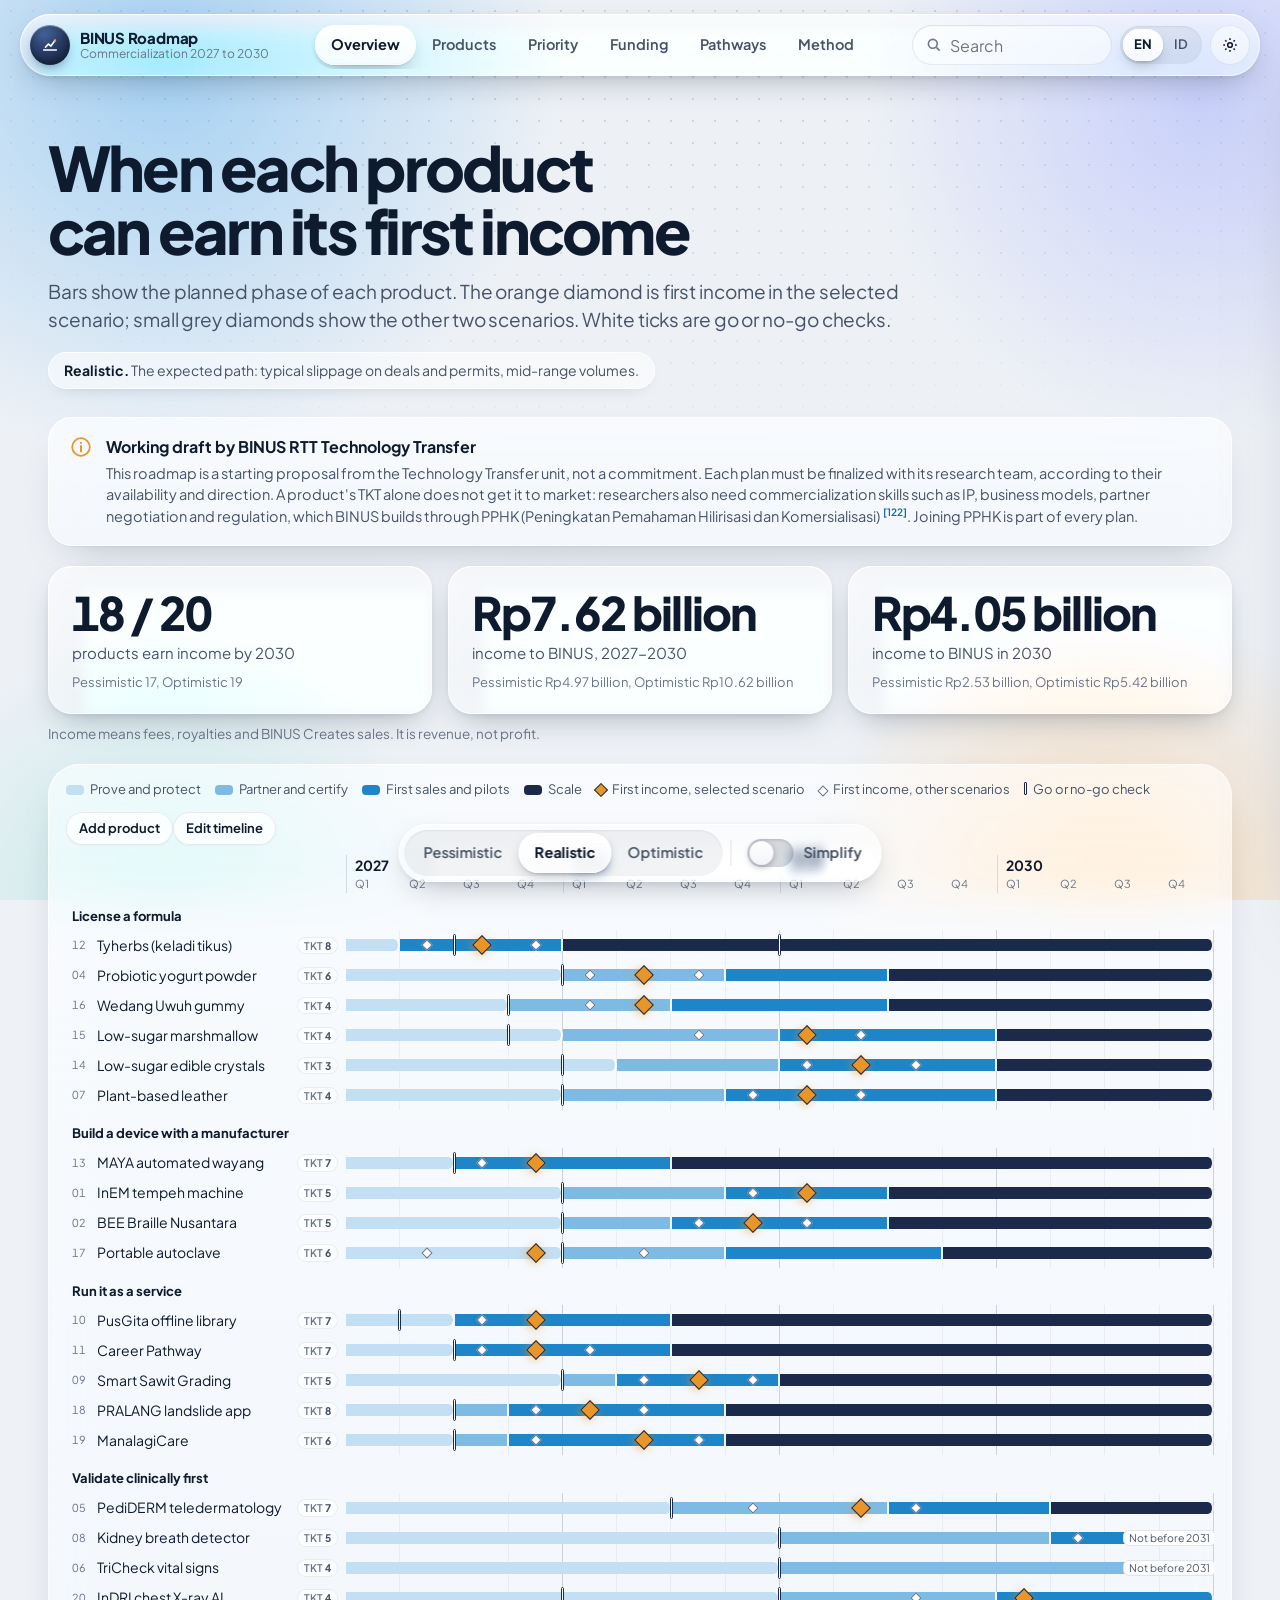
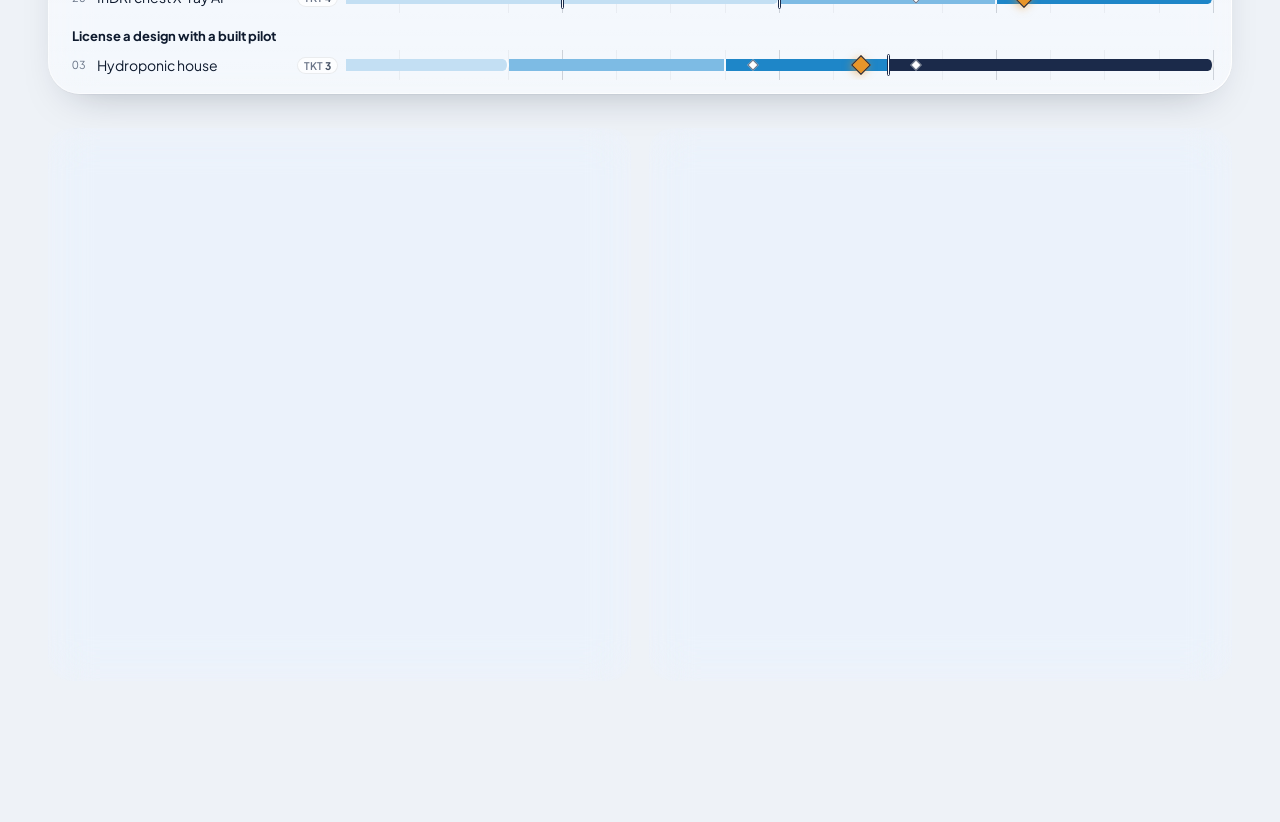
<file: index.html>
<!DOCTYPE html>
<html lang="en">
<head>
<meta charset="utf-8">
<meta name="viewport" content="width=device-width, initial-scale=1, viewport-fit=cover">
<title>BINUS commercialization roadmap 2027-2030</title>
<meta name="description" content="Roadmap from prototype to market for 20 BINUS research products, 2027-2030.">
<meta name="robots" content="noindex, nofollow">
<meta name="theme-color" content="#1B2A4A">
<meta property="og:title" content="BINUS commercialization roadmap 2027-2030">
<meta property="og:description" content="20 research products, five pathways to market.">
<meta property="og:type" content="website">
<link rel="icon" href="/favicon.svg" type="image/svg+xml">
<link rel="preload" href="/assets/fonts/plus-jakarta-sans.153fc85b70.woff2" as="font" type="font/woff2" crossorigin>
<link rel="stylesheet" href="/assets/app.a797f0945e.css">
</head>
<body>
<div class="bg" aria-hidden="true"><i class="orb o1"></i><i class="orb o2"></i><i class="orb o3"></i><i class="orb o4"></i><i class="dots"></i></div>
<svg id="lq-defs" width="0" height="0" style="position:absolute;width:0;height:0" aria-hidden="true" focusable="false"><defs></defs></svg>
<a class="skip" href="#main">Skip to content</a>
<header class="nav lq" id="nav" data-bezel="22" data-refract="46">
 <a class="brand" href="#/overview"><span class="mark" aria-hidden="true"><svg viewBox="0 0 20 20" width="18" height="18" fill="none" stroke="#fff" stroke-width="1.8" stroke-linecap="round"><path d="M3 15.5h14"/><path d="M5 12.5l3.2-3.6 2.8 2.2L15.5 5"/><circle cx="15.5" cy="5" r="1.3" fill="#F2A541" stroke="none"/></svg></span><span class="bt"><b id="b-title"></b><span id="b-sub"></span></span></a>
 <nav class="tabs" id="tabs" aria-label="Views"></nav>
 <div class="nav-r">
  <div class="search" role="search"><svg viewBox="0 0 20 20" fill="none" stroke="currentColor" stroke-width="2" aria-hidden="true"><circle cx="8.5" cy="8.5" r="5.5"/><path d="m13 13 4 4"/></svg><input id="q" type="search" autocomplete="off" role="combobox" aria-controls="sres" aria-expanded="false" aria-autocomplete="list"><div class="sres" id="sres" role="listbox"></div></div>
  <button type="button" class="iconbtn searchbtn" id="searchbtn" data-act="searchopen"><svg viewBox="0 0 20 20" fill="none" stroke="currentColor" stroke-width="2" aria-hidden="true"><circle cx="8.5" cy="8.5" r="5.5"/><path d="m13 13 4 4"/></svg></button>
  <div class="seg-ctl sm" id="langctl" role="group"></div>
  <button type="button" class="iconbtn" data-act="settings" id="setbtn"></button>
 </div>
</header>
<main id="main" tabindex="-1"></main>
<div class="dock lq" id="dock" data-bezel="20" data-refract="40" role="region" aria-label="View controls">
 <span class="sr" id="scen-l"></span>
 <div class="seg-ctl" id="scenctl" role="group"></div>
 <span class="dock-sep" aria-hidden="true"></span>
 <button type="button" class="simple-sw" id="simplectl" data-act="simple" aria-pressed="false"><span class="sw" aria-hidden="true"><i></i></span><span class="lab"></span></button>
 <button type="button" id="hiddenflag" class="hiddenflag" data-act="settings" hidden></button>
</div>
<aside class="panel" id="panel" role="dialog" aria-modal="true" aria-labelledby="panel-h"></aside>
<div class="scrim" id="scrim"></div>
<div id="tip" role="tooltip"></div>
<div class="toast" id="toast" role="status" aria-live="polite"></div>
<input type="file" id="importfile" accept="application/json,.json" hidden>
<noscript><p style="padding:24px">This roadmap needs JavaScript. / Peta jalan ini membutuhkan JavaScript.</p></noscript>
<script src="/assets/data.3d26266e69.js"></script>
<script src="/assets/app.f202b84667.js"></script>
</body>
</html>
</file>
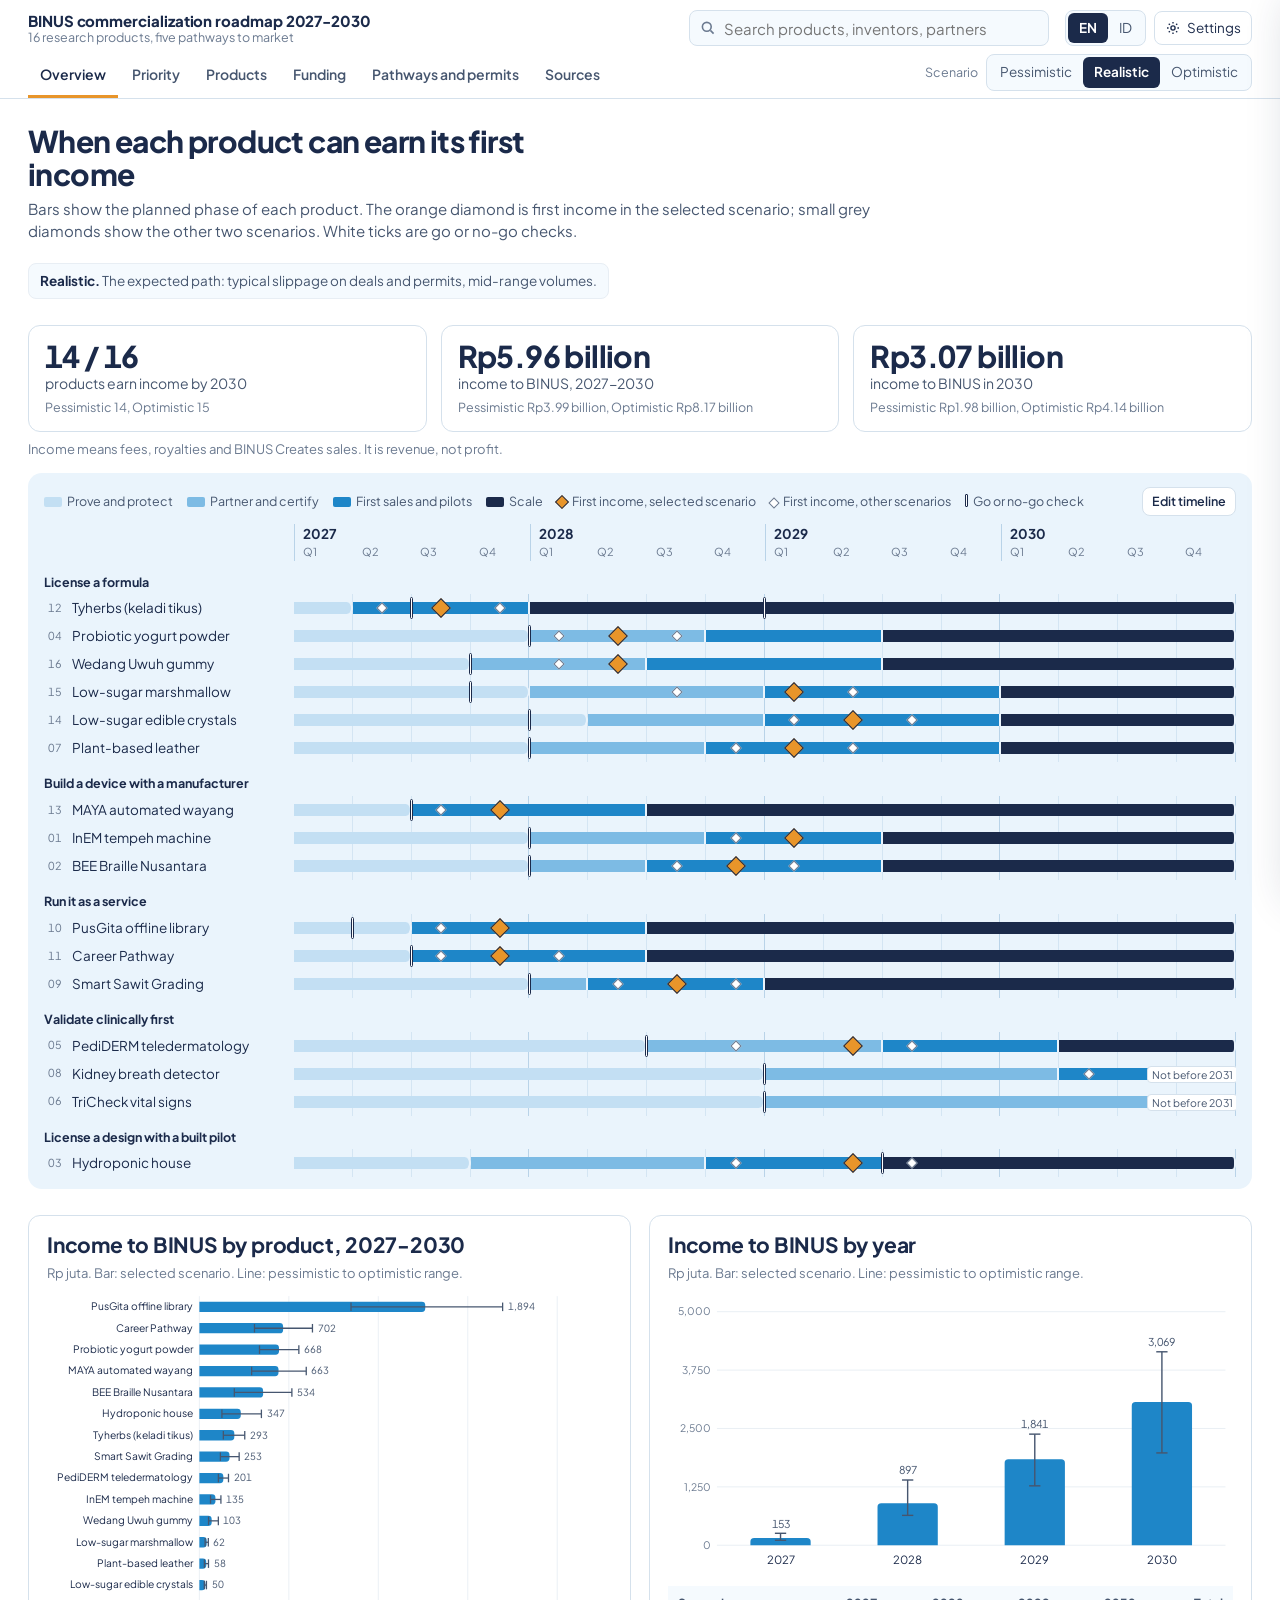
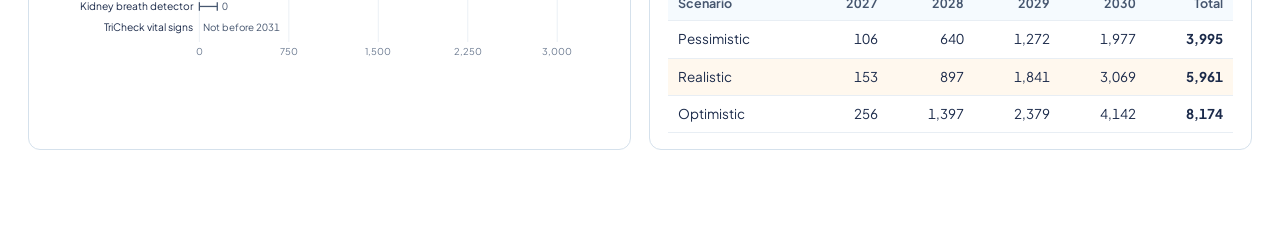
<file: BINUS_Commercialization_Roadmap_Interactive.html>
<!DOCTYPE html>
<html lang="en">
<head>
<meta charset="utf-8">
<meta name="viewport" content="width=device-width, initial-scale=1">
<title>BINUS commercialization roadmap 2027-2030</title>
<style>
@font-face{font-family:"Jakarta";src:url([data-uri]) format("woff2");font-weight:200 800;font-style:normal;font-display:swap}
:root{
  --navy:#1B2A4A;--blue:#1E86C8;--sky:#EAF4FC;--sky2:#F5FAFE;--orange:#E8952A;--white:#fff;
  --ink:#1B2A4A;--ink2:#46566F;--ink3:#6B7A90;--line:#D5E1EC;--line2:#E8EEF4;--track:#B9D3E8;
  --ph-prove:#C3DFF3;--ph-partner:#7DBBE4;--ph-sell:#1E86C8;--ph-scale:#1B2A4A;
  --good:#1F7A4D;--warn:#9A5B00;--bad:#B3261E;
}
*{box-sizing:border-box}
html{-webkit-text-size-adjust:100%}
body{margin:0;font-family:"Jakarta",system-ui,-apple-system,"Segoe UI",sans-serif;color:var(--ink);background:var(--white);font-size:15px;line-height:1.5}
a{color:var(--blue);text-decoration-thickness:1px;text-underline-offset:2px}
button,input,select,textarea{font:inherit;color:inherit}
:focus-visible{outline:3px solid var(--orange);outline-offset:2px;border-radius:4px}
.sr{position:absolute;width:1px;height:1px;overflow:hidden;clip:rect(0 0 0 0);white-space:nowrap}
h1{font-size:30px;line-height:1.12;letter-spacing:-.02em;font-weight:760;margin:0 0 6px;max-width:28ch}
h2{font-size:21px;line-height:1.2;letter-spacing:-.01em;font-weight:720;margin:0 0 6px}
h3{font-size:16px;line-height:1.3;font-weight:700;margin:0 0 6px}
h4{font-size:14px;font-weight:700;margin:14px 0 6px;color:var(--navy)}
p{margin:0 0 10px;max-width:78ch}
.muted{color:var(--ink3)}
.small{font-size:13px}
.cite{font-size:.72em;vertical-align:super;line-height:0;text-decoration:none;margin-left:1px;font-weight:650}

/* top bar */
.top{position:sticky;top:0;z-index:30;background:rgba(255,255,255,.97);border-bottom:1px solid var(--line);backdrop-filter:saturate(1.2) blur(6px)}
.top-in{max-width:1360px;margin:0 auto;padding:10px 28px 0}
.row1{display:flex;align-items:center;gap:16px;flex-wrap:wrap}
.brand{display:flex;flex-direction:column;line-height:1.15;margin-right:auto;min-width:0}
.brand b{font-size:15px;font-weight:760;letter-spacing:-.005em}
.brand span{font-size:12.5px;color:var(--ink3)}
.search{position:relative;width:min(360px,100%)}
.search input{width:100%;height:36px;border:1px solid var(--line);border-radius:8px;padding:0 12px 0 34px;background:var(--sky2)}
.search input:focus{background:#fff;border-color:var(--blue);outline:none;box-shadow:0 0 0 3px rgba(30,134,200,.18)}
.search svg{position:absolute;left:11px;top:10px;width:16px;height:16px;color:var(--ink3)}
.sres{position:absolute;top:40px;left:0;right:0;background:#fff;border:1px solid var(--line);border-radius:10px;box-shadow:0 10px 30px rgba(27,42,74,.14);padding:6px;display:none;max-height:420px;overflow:auto}
.sres.on{display:block}
.sres button{display:block;width:100%;text-align:left;border:0;background:none;padding:7px 9px;border-radius:6px;cursor:pointer}
.sres button[aria-selected="true"],.sres button:hover{background:var(--sky)}
.sres .sn{font-weight:650}
.sres .sm{display:block;font-size:12.5px;color:var(--ink3)}
.sres .none{padding:8px;color:var(--ink3);font-size:13.5px}
.ctl{display:flex;align-items:center;gap:8px}
.seg-ctl{display:inline-flex;border:1px solid var(--line);border-radius:8px;padding:2px;background:var(--sky2)}
.seg-ctl button{border:0;background:none;padding:5px 11px;border-radius:6px;cursor:pointer;font-size:13.5px;color:var(--ink2);white-space:nowrap}
.seg-ctl button[aria-pressed="true"]{background:var(--navy);color:#fff;font-weight:650}
.iconbtn{height:34px;min-width:34px;border:1px solid var(--line);border-radius:8px;background:#fff;cursor:pointer;display:inline-flex;align-items:center;justify-content:center;gap:6px;padding:0 10px;font-size:13.5px}
.iconbtn:hover{border-color:var(--blue)}
.iconbtn svg{width:16px;height:16px}
.row2{display:flex;align-items:flex-end;gap:16px;flex-wrap:wrap;margin-top:8px}
.tabs{display:flex;gap:2px;margin-right:auto;overflow-x:auto;scrollbar-width:none}
.tabs a{display:block;padding:9px 12px 10px;text-decoration:none;color:var(--ink2);font-weight:600;font-size:14px;border-bottom:3px solid transparent;white-space:nowrap}
.tabs a:hover{color:var(--navy)}
.tabs a[aria-current="page"]{color:var(--navy);border-bottom-color:var(--orange)}
.scen{display:flex;align-items:center;gap:8px;padding-bottom:7px}
.scen>span{font-size:12.5px;color:var(--ink3)}
.hiddenflag{font-size:12.5px;color:var(--warn);padding-bottom:10px}

/* settings panel */
.panel{position:fixed;top:0;right:0;bottom:0;width:min(420px,100%);background:#fff;z-index:50;box-shadow:-12px 0 40px rgba(27,42,74,.18);transform:translateX(105%);transition:transform .18s ease;display:flex;flex-direction:column}
.panel.on{transform:none}
@media (prefers-reduced-motion:reduce){.panel{transition:none}}
.panel-h{display:flex;align-items:center;justify-content:space-between;padding:16px 20px;border-bottom:1px solid var(--line2)}
.panel-b{padding:16px 20px 30px;overflow:auto;flex:1}
.scrim{position:fixed;inset:0;background:rgba(27,42,74,.28);z-index:45;display:none}
.scrim.on{display:block}
.chk{display:flex;gap:8px;align-items:flex-start;padding:4px 0;font-size:14px;cursor:pointer}
.chk input{margin-top:3px;accent-color:var(--navy)}
.grp{font-size:13px;font-weight:700;color:var(--navy);margin:14px 0 4px}
.btnrow{display:flex;gap:8px;flex-wrap:wrap;margin:10px 0}
.btn{text-decoration:none;display:inline-block;border:1px solid var(--line);background:#fff;border-radius:8px;padding:7px 12px;cursor:pointer;font-size:13.5px;font-weight:600;color:var(--navy)}
.btn:hover{border-color:var(--blue)}
.btn.primary{background:var(--navy);border-color:var(--navy);color:#fff}
.btn.warn{color:var(--bad)}
.btn.sm{padding:4px 9px;font-size:12.5px}
.toast{position:fixed;bottom:22px;left:50%;transform:translateX(-50%);background:var(--navy);color:#fff;padding:9px 16px;border-radius:8px;font-size:14px;z-index:60;display:none}
.toast.on{display:block}

/* main */
main{max-width:1360px;margin:0 auto;padding:26px 28px 80px}
.vhead{display:flex;justify-content:space-between;align-items:flex-end;gap:20px;flex-wrap:wrap;margin-bottom:16px}
.lede{color:var(--ink2);max-width:80ch;margin:0}
.scen-note{font-size:13.5px;color:var(--ink2);background:var(--sky2);border:1px solid var(--line2);border-radius:8px;padding:7px 11px;max-width:60ch}
.scen-note b{color:var(--navy)}
.kpis{display:grid;grid-template-columns:repeat(3,minmax(0,1fr));gap:14px;margin:6px 0 8px}
.kpi{border:1px solid var(--line);border-radius:12px;padding:14px 16px}
.kpi b{display:block;font-size:30px;letter-spacing:-.02em;line-height:1.1;font-weight:760;font-variant-numeric:tabular-nums}
.kpi span{display:block;color:var(--ink2);font-size:14px}
.kpi em{display:block;font-style:normal;color:var(--ink3);font-size:12.5px;margin-top:4px}
.note{font-size:13px;color:var(--ink3);margin:6px 0 0}
.card{border:1px solid var(--line);border-radius:12px;padding:16px 18px;background:#fff}
.two{display:grid;grid-template-columns:repeat(2,minmax(0,1fr));gap:18px}
.sec{margin-top:26px}

/* timeline */
.tlbox{background:var(--sky);border-radius:14px;padding:14px 16px 12px;margin-top:14px}
.tlbar{display:flex;align-items:center;justify-content:space-between;gap:12px;flex-wrap:wrap;margin-bottom:8px}
.legend{display:flex;gap:14px;flex-wrap:wrap;font-size:12.5px;color:var(--ink2);align-items:center}
.legend i{display:inline-block;vertical-align:-1px;margin-right:5px}
.lg-ph{width:18px;height:10px;border-radius:2px}
.lg-d{width:10px;height:10px;transform:rotate(45deg);background:var(--orange);border:1.5px solid var(--navy)}
.lg-o{width:8px;height:8px;transform:rotate(45deg);border:1.5px solid var(--ink3);background:#fff}
.lg-g{width:3px;height:13px;background:#fff;border:1px solid var(--navy);border-radius:1px}
.tlscroll{overflow-x:auto}
.tl{min-width:880px}
.tl-h,.tl-r{display:grid;grid-template-columns:250px 1fr;align-items:center}
.tl-years{display:grid;grid-template-columns:repeat(4,1fr)}
.tl-y{display:grid;grid-template-columns:repeat(4,1fr);border-left:1px solid var(--track)}
.tl-y b{grid-column:1/-1;font-size:13.5px;padding-left:8px}
.tl-y span{font-size:11px;color:var(--ink3);padding-left:8px}
.tl-g{padding:12px 0 3px;font-size:12.5px;font-weight:700;color:var(--navy)}
.tl-r{border-radius:6px}
.tl-r:hover{background:rgba(255,255,255,.7)}
.tl-l{font-size:13.5px;padding:3px 8px 3px 4px;display:flex;gap:7px;align-items:center;min-width:0}
.tl-l a{color:var(--ink);text-decoration:none;white-space:nowrap;overflow:hidden;text-overflow:ellipsis}
.tl-l a:hover{text-decoration:underline}
.tl-no{font-size:11px;color:var(--ink3);font-variant-numeric:tabular-nums;width:17px;flex:none}
.tl-ed{display:none;gap:2px;margin-left:auto;flex:none}
.editing .tl-ed{display:inline-flex}
.tl-ed button{width:24px;height:24px;border:1px solid var(--line);background:#fff;border-radius:5px;cursor:pointer;font-size:12px;line-height:1;color:var(--navy);padding:0}
.tl-ed button:hover{border-color:var(--blue)}
.tl-t{position:relative;height:28px;background:repeating-linear-gradient(90deg,transparent 0,transparent calc(25% - 1px),var(--track) calc(25% - 1px),var(--track) 25%),repeating-linear-gradient(90deg,transparent 0,transparent calc(6.25% - 1px),rgba(185,211,232,.45) calc(6.25% - 1px),rgba(185,211,232,.45) 6.25%)}
.tseg{position:absolute;top:8px;height:12px;border-right:2px solid var(--sky)}
.tseg.st{border-top-left-radius:4px;border-bottom-left-radius:4px}
.tseg.en{border-top-right-radius:4px;border-bottom-right-radius:4px}
.ph-prove{background:var(--ph-prove)}.ph-partner{background:var(--ph-partner)}.ph-sell{background:var(--ph-sell)}.ph-scale{background:var(--ph-scale)}
.tgate{position:absolute;top:3px;width:3px;height:22px;margin-left:-2px;background:#fff;border:1px solid var(--navy);border-radius:2px}
.tmile{position:absolute;top:7px;width:14px;height:14px;margin-left:-7px;transform:rotate(45deg);background:var(--orange);border:1.5px solid var(--navy);z-index:2}
.tmo{position:absolute;top:10px;width:8px;height:8px;margin-left:-4px;transform:rotate(45deg);background:#fff;border:1.5px solid var(--ink3);z-index:1}
.tout{position:absolute;right:-2px;top:6px;font-size:10.5px;color:var(--ink2);background:#fff;border:1px solid var(--line);border-radius:4px;padding:0 4px;line-height:15px}
.tl-r.hid{opacity:.45}
.gshift{display:flex;align-items:center;gap:6px;font-size:13px}
.gshift b{min-width:56px;text-align:center;font-variant-numeric:tabular-nums}

/* charts */
.chart svg{display:block;width:100%;height:auto}
.chart text{font-family:inherit}
.chart .lab{font-size:12px;fill:var(--ink)}
.chart .val{font-size:11.5px;fill:var(--ink2);font-variant-numeric:tabular-nums}
.chart .ax{font-size:11px;fill:var(--ink3)}
.chart .hit{fill:transparent;cursor:default}
.chart .hit:hover+g rect,.chart g.row:hover rect.bar{fill:#156CA3}

/* tooltip */
#tip{position:fixed;z-index:70;pointer-events:none;background:var(--navy);color:#fff;font-size:12.5px;line-height:1.4;padding:7px 10px;border-radius:7px;max-width:300px;display:none;box-shadow:0 6px 18px rgba(27,42,74,.25)}

/* tables */
.tw{overflow-x:auto}
table{border-collapse:collapse;width:100%;font-size:13.5px}
th,td{text-align:left;padding:8px 10px;border-bottom:1px solid var(--line2);vertical-align:top}
th{font-size:12.5px;color:var(--ink2);font-weight:650;background:var(--sky2);white-space:nowrap}
td.n,th.n{text-align:right;font-variant-numeric:tabular-nums;white-space:nowrap}
tr.sel td{background:#FFF8EE}
th button.sort{border:0;background:none;padding:0;font-weight:650;color:inherit;cursor:pointer;font-size:inherit;display:inline-flex;gap:4px;align-items:center}
th button.sort[aria-sort]::after{content:"";border:4px solid transparent;border-top-color:currentColor;margin-top:4px}
th button.sort[aria-sort="ascending"]::after{border-top-color:transparent;border-bottom-color:currentColor;margin-top:-4px}
td.sc-col,th.sc-col{background:#FFF8EE}
.qchip{display:inline-block;font-size:12px;font-weight:650;padding:2px 8px;border-radius:999px;white-space:nowrap}
.q-do{background:#DDF0E6;color:#165C3A}.q-partner{background:#E1EEFA;color:#174E79}.q-small{background:#FFF0D6;color:#7A4800}.q-park{background:#ECEFF3;color:#46566F}
.inp{width:100%;border:1px solid var(--line);border-radius:6px;padding:5px 7px;background:#fff;font-size:13.5px}
.inp.num{width:86px;text-align:right;font-variant-numeric:tabular-nums}
.inp.tiny{width:52px;text-align:center}
select.inp{padding:5px 6px}
.inp:focus{border-color:var(--blue);outline:none;box-shadow:0 0 0 3px rgba(30,134,200,.18)}

/* priority */
.prio{display:grid;grid-template-columns:minmax(0,560px) minmax(0,1fr);gap:22px;align-items:start}
.qgrid4{display:grid;grid-template-columns:repeat(2,minmax(0,1fr));gap:12px}
.qbox{border:1px solid var(--line);border-radius:12px;padding:12px 14px}
.qbox h3{display:flex;align-items:center;gap:8px;margin-bottom:4px}
.q-do-b{background:#F4FAF6}.q-partner-b{background:#F4F8FD}.q-small-b{background:#FFFBF4}.q-park-b{background:#F8F9FB}
.ctlbox{background:var(--sky2);border:1px solid var(--line2);border-radius:12px;padding:12px 14px;margin-bottom:14px}
.ctlbox label{font-size:13.5px}
.rng{display:flex;align-items:center;gap:10px;flex-wrap:wrap}
.rng input[type=range]{accent-color:var(--navy);width:220px}
.wgrid{display:grid;grid-template-columns:repeat(2,minmax(0,1fr));gap:4px 18px;margin-top:8px}
.wgrid div{display:flex;justify-content:space-between;align-items:center;gap:8px;font-size:13px}
.wgrid input{width:90px;accent-color:var(--navy)}
.scorebox{margin-top:14px}
.scorebox input{width:44px}

/* products */
.pv{display:grid;grid-template-columns:270px minmax(0,1fr);gap:26px;align-items:start}
.pv>div{min-width:0}
h1{overflow-wrap:break-word}
.plist{position:sticky;top:120px;max-height:calc(100vh - 140px);overflow:auto;padding-right:4px}
.plist input,.plist select{margin-bottom:8px}
.plist ul{list-style:none;margin:0;padding:0}
.plist .pg{font-size:12px;font-weight:700;color:var(--navy);margin:12px 0 3px}
.plist a{display:flex;gap:7px;padding:5px 8px;border-radius:6px;color:var(--ink2);text-decoration:none;font-size:13.5px;line-height:1.3}
.plist a:hover{background:var(--sky)}
.plist a[aria-current="page"]{background:var(--navy);color:#fff}
.plist a .tl-no{color:inherit;opacity:.7}
.plist a.hid{opacity:.5}
.plist-sel{display:none}
.ph{border-bottom:1px solid var(--line2);padding-bottom:12px;margin-bottom:12px}
.ph-top{display:flex;justify-content:space-between;gap:12px;align-items:flex-start;flex-wrap:wrap}
.ph .lead{color:var(--ink2);margin:0}
.chips{display:flex;gap:8px;flex-wrap:wrap;margin:10px 0 0}
.chip{font-size:12.5px;border:1px solid var(--line);border-radius:999px;padding:3px 10px;color:var(--ink2);background:#fff}
.chip b{color:var(--navy)}
.facts{display:grid;grid-template-columns:repeat(3,minmax(0,1fr));gap:10px;margin-top:12px}
.fact{background:var(--sky2);border:1px solid var(--line2);border-radius:10px;padding:9px 12px}
.fact span{display:block;font-size:12px;color:var(--ink3)}
.fact b{font-size:15.5px;font-variant-numeric:tabular-nums}
.fact .qchip{display:inline-block;margin-right:4px}
.fact small{display:block;font-size:12px;color:var(--ink3)}
.nextact{margin-top:10px;font-size:14px;border-left:3px solid var(--orange);padding:4px 0 4px 10px}
.ptabs{display:flex;gap:2px;border-bottom:1px solid var(--line);margin:16px 0 14px;overflow-x:auto}
.ptabs a{padding:8px 12px;text-decoration:none;color:var(--ink2);font-weight:600;font-size:13.5px;border-bottom:3px solid transparent;white-space:nowrap;margin-bottom:-1px}
.ptabs a[aria-selected="true"]{color:var(--navy);border-bottom-color:var(--navy)}
.tp{display:none}.tp.on{display:block}
.tp>h2.ptitle{display:none}
.qgrid{display:grid;grid-template-columns:70px repeat(4,minmax(0,1fr));gap:6px;margin-top:8px}
.qgrid .yh{font-weight:700;font-size:14px;padding-top:8px}
.qgrid .qh{font-size:12px;color:var(--ink3);text-align:left;padding-left:2px}
.qc{border:1px solid var(--line2);border-radius:8px;padding:7px 9px 8px;font-size:13px;line-height:1.42;background:#fff;position:relative;border-top:5px solid var(--line2)}
.qc.ph-prove-b{border-top-color:var(--ph-prove)}.qc.ph-partner-b{border-top-color:var(--ph-partner)}.qc.ph-sell-b{border-top-color:var(--ph-sell)}.qc.ph-scale-b{border-top-color:var(--ph-scale)}
.qc .pt{display:block;font-size:11px;color:var(--ink3);margin-bottom:3px}
.qc .qn{display:none}
.qc .gt{display:block;margin-top:6px;font-size:12px;font-weight:650;color:var(--navy)}
.qc .fi{display:block;margin-top:6px;font-size:12px;font-weight:650;color:#7A4800}
.qc.mt{background:var(--sky2);color:var(--ink3)}
.moved{margin-top:12px;font-size:13px}
.moved li{margin:3px 0}
ul.clean{margin:0;padding-left:18px}
ul.clean li{margin:3px 0}
.swot{display:grid;grid-template-columns:repeat(2,minmax(0,1fr));gap:12px}
.swot>div{border:1px solid var(--line);border-radius:10px;padding:10px 14px}
.swot h4{margin-top:2px}
.comps{display:grid;grid-template-columns:repeat(2,minmax(0,1fr));gap:12px}
.comp{border:1px solid var(--line);border-radius:10px;padding:12px 14px;display:flex;flex-direction:column;gap:6px}
.comp h3{margin:0;font-size:15px}
.st{font-size:11.5px;font-weight:650;padding:2px 8px;border-radius:999px;align-self:flex-start}
.st-comm{background:#DDF0E6;color:#165C3A}.st-fail{background:#FBE3E1;color:#8A1C14}.st-res{background:#E1EEFA;color:#174E79}.st-pat{background:#ECEFF3;color:#46566F}.st-prog{background:#FFF0D6;color:#7A4800}
.comp p{margin:0;font-size:13.5px}
.comp .opp{background:#FFF8EE;border-left:3px solid var(--orange);padding:6px 9px;border-radius:0 6px 6px 0;font-size:13.5px}
.comp .opp b{display:block;font-size:12px;color:#7A4800}
.kv{display:grid;grid-template-columns:150px 1fr;gap:6px 14px;font-size:14px}
.kv dt{color:var(--ink3);font-size:13px}
.kv dd{margin:0}
.helix4{display:grid;grid-template-columns:repeat(4,minmax(0,1fr));gap:10px}
.helix4>div{background:var(--sky2);border:1px solid var(--line2);border-radius:10px;padding:10px 12px;font-size:13.5px}
.helix4 b{display:block;font-size:12.5px;color:var(--navy);margin-bottom:3px}
.bar-need{height:10px;border-radius:5px;background:var(--line2);position:relative;overflow:hidden;margin-top:4px;min-width:120px}
.bar-need i{position:absolute;top:0;bottom:0;left:0}
.bar-need i.aw{background:var(--navy)}
.bar-need i.pi{background:var(--ph-partner)}
.stream{border:1px solid var(--line);border-radius:10px;padding:10px 14px;margin-bottom:10px}
.stream-h{display:flex;justify-content:space-between;gap:10px;flex-wrap:wrap;align-items:baseline}
.sgrid{display:flex;gap:14px;flex-wrap:wrap;margin-top:8px;align-items:flex-end}
.sgrid label{display:flex;flex-direction:column;font-size:12px;color:var(--ink3);gap:3px}
.edited{font-size:11.5px;font-weight:650;color:var(--warn);background:#FFF0D6;border-radius:999px;padding:1px 8px;margin-left:6px;vertical-align:2px}
.linklist{list-style:none;padding:0;margin:0}
.linklist li{display:flex;justify-content:space-between;gap:10px;align-items:center;padding:8px 0;border-bottom:1px solid var(--line2)}
.addrow{display:grid;grid-template-columns:1fr 1.4fr auto;gap:8px;margin-top:10px}

/* drawer for timeline editing */
.drow{display:grid;grid-template-columns:1.3fr 1fr 1fr auto;gap:6px;margin-bottom:6px;align-items:center}
.grow{display:grid;grid-template-columns:1fr 1.6fr auto;gap:6px;margin-bottom:6px;align-items:center}
.frow{display:grid;grid-template-columns:110px 1fr;gap:8px;align-items:center;margin-bottom:6px;font-size:13.5px}

/* guide */
.paths{display:grid;grid-template-columns:repeat(auto-fill,minmax(240px,1fr));gap:12px}
.path{border:1px solid var(--line);border-radius:12px;padding:14px 16px}
.path .who{font-size:13px;color:var(--ink3);margin-bottom:6px}
.path ol{margin:8px 0 0;padding-left:20px;font-size:13.5px}
.path ol li{margin:2px 0}
.path .ex{font-size:12.5px;color:var(--ink2);margin-top:8px}
.srcs{list-style:none;padding:0;margin:0;counter-reset:none}
.srcs li{display:grid;grid-template-columns:40px 1fr;gap:6px;padding:6px 8px;border-radius:6px;font-size:13.5px}
.srcs li.hl{background:#FFF0D6}
.srcs .sn{color:var(--ink3);font-variant-numeric:tabular-nums;text-align:right}
.srcs a{word-break:break-word}

/* responsive */
@media (max-width:1100px){
  .prio{grid-template-columns:1fr}
  .helix4{grid-template-columns:repeat(2,minmax(0,1fr))}
}
@media (max-width:900px){
  .top{position:static}
  .tl-h,.tl-r{grid-template-columns:150px 1fr}
  .tl{min-width:720px}
  .top-in{padding:8px 16px 0}
  main{padding:18px 16px 60px}
  .pv{grid-template-columns:1fr}
  .plist{display:none}
  .plist-sel{display:block;margin-bottom:12px}
  .two,.comps,.facts{grid-template-columns:1fr}
  .kpis{grid-template-columns:1fr}
  .qgrid{grid-template-columns:1fr}
  .qgrid .qh{display:none}
  .qgrid .yh{padding-top:12px}
  .qc .qn{display:inline;font-weight:650;color:var(--ink2);margin-right:4px}
  h1{font-size:25px}
  .search{order:3;width:100%}
}
@media (max-width:600px){
  .swot,.helix4,.qgrid4{grid-template-columns:1fr}
  .kv{grid-template-columns:1fr}
  .addrow{grid-template-columns:1fr}
  .scen>span{display:none}
  .brand span{display:none}
}
@media print{
  .top,.panel,.scrim,.plist,.plist-sel,.ptabs,.btnrow,.noprint,.tl-ed,#tip{display:none!important}
  main{padding:0;max-width:none}
  .pv{display:block}
  .tp{display:block!important;break-inside:auto;margin-bottom:18px}
  .tp>h2.ptitle{display:block;margin-top:14px}
  .tlbox,.fact,.helix4>div{background:#fff!important;border:1px solid var(--line)}
  .tlscroll{overflow:visible}
  .tl{min-width:0}
  a{color:var(--ink)}
  .qc,.comp,.stream{break-inside:avoid}
}

</style>
</head>
<body>
<header class="top"><div class="top-in">
 <div class="row1">
  <div class="brand"><b id="b-title"></b><span id="b-sub"></span></div>
  <div class="search" role="search"><svg viewBox="0 0 20 20" fill="none" stroke="currentColor" stroke-width="2" aria-hidden="true"><circle cx="8.5" cy="8.5" r="5.5"/><path d="m13 13 4 4"/></svg><input id="q" type="search" autocomplete="off" role="combobox" aria-controls="sres" aria-expanded="false" aria-autocomplete="list"><div class="sres" id="sres" role="listbox"></div></div>
  <div class="ctl"><div class="seg-ctl" id="langctl" role="group"></div><button type="button" class="iconbtn" data-act="settings" id="setbtn"></button></div>
 </div>
 <div class="row2">
  <nav class="tabs" id="tabs" aria-label="Views"></nav>
  <div class="scen"><span id="scen-l"></span><div class="seg-ctl" id="scenctl" role="group"></div></div>
 </div>
</div></header>
<main id="main"></main>
<aside class="panel" id="panel" role="dialog" aria-modal="true" aria-labelledby="panel-h"></aside>
<div class="scrim" id="scrim"></div>
<div id="tip" role="tooltip"></div>
<div class="toast" id="toast" role="status" aria-live="polite"></div>
<input type="file" id="importfile" accept="application/json,.json" hidden>
<script>window.__DATA__ = {"ui": {"en": {"title": "BINUS commercialization roadmap 2027-2030", "subtitle": "16 research products, five pathways to market", "tab_overview": "Overview", "tab_priority": "Priority", "tab_products": "Products", "tab_funding": "Funding", "tab_guide": "Pathways and permits", "tab_sources": "Sources", "search_ph": "Search products, inventors, partners", "no_results": "No product matches this search.", "scenario": "Scenario", "pess": "Pessimistic", "real": "Realistic", "opt": "Optimistic", "settings": "Settings", "show_products": "Products shown", "show_all": "Show all", "hide_all": "Hide all", "export": "Export settings", "import": "Import settings", "reset_all": "Reset all changes", "reset_confirm": "Reset every edit (timeline, revenue, funding, scores, hidden products)?", "saved_note": "Changes are saved in this browser. Export a file to share them.", "hidden_note": "products hidden", "edited": "Edited", "ov_h": "When each product can earn its first income", "ov_intro": "Bars show the planned phase of each product. The orange diamond is first income in the selected scenario; small grey diamonds show the other two scenarios. White ticks are go or no-go checks.", "edit_tl": "Edit timeline", "done_editing": "Done", "shift_all": "Shift every product", "quarters": "quarters", "later": "Later", "earlier": "Earlier", "kpi_products": "products earn income by 2030", "kpi_total": "income to BINUS, 2027-2030", "kpi_2030": "income to BINUS in 2030", "kpi_note": "Income means fees, royalties and BINUS Creates sales. It is revenue, not profit.", "rev_by_product": "Income to BINUS by product, 2027-2030", "rev_by_year": "Income to BINUS by year", "range_note": "Bar: selected scenario. Line: pessimistic to optimistic range.", "first_income": "First income", "not_before": "Not before 2031", "total": "Total", "product": "Product", "pathway": "Pathway", "year": "Year", "rp_juta": "Rp juta", "phase_prove": "Prove and protect", "phase_partner": "Partner and certify", "phase_sell": "First sales and pilots", "phase_scale": "Scale", "gate": "Go or no-go check", "first_sel": "First income, selected scenario", "first_other": "First income, other scenarios", "pr_h": "Which products to push first", "pr_intro": "Each product is scored 1 to 5 on how doable the next steps are and how strong the market opportunity is. Change any score or weight; the ranking and chart update. Click a column to sort.", "doability": "Doability", "market": "Market opportunity", "priority": "Priority score", "weight_split": "Weight on doability", "criteria_w": "Criteria weights", "edit_scores": "Edit scores", "hide_scores": "Hide score details", "q_do": "Do now", "q_partner": "Partner to unlock", "q_small": "Quick but small", "q_park": "Prove first or park", "next_action": "Next action", "why": "Why this priority", "pd_list": "All products", "filter_path": "All pathways", "show_hidden": "Show hidden products", "pd_plan": "Plan", "pd_revenue": "Revenue", "pd_partners": "Partners and comparables", "pd_resources": "Resources and funding", "pd_risks": "Risks and checks", "pd_links": "Links", "now": "Where it is now", "route": "The route", "inventor_asks": "From the inventors in Q1 2027", "copy_link": "Copy link to this product", "copied": "Link copied", "print": "Print", "hide_product": "Hide this product", "unhide_product": "Show this product", "goal_earlier": "Moved before 2027 by your timeline change", "goal_after": "Moved after 2030 by your timeline change", "income_binus": "Income to BINUS", "partner_sales": "Partner sales", "assumptions": "Assumptions", "edit_assumptions": "Edit assumptions for this scenario", "reset_product": "Reset this product", "price": "Price per unit (Rp juta)", "rate": "Royalty or share rate (%)", "volumes": "Volumes by year", "upfront": "Upfront fees by year (Rp juta)", "units": "Units", "sroi": "Social value to measure (SROI)", "outcome": "Outcome", "indicator": "Indicator", "proxy": "Financial proxy", "sroi_note": "The SROI ratio is calculated from measured results after the first year of pilots.", "role": "Role", "who": "Who", "why_them": "Why them", "cand_note": "Named organizations are candidates to approach unless the text says they already work with BINUS.", "comparables": "Similar products, companies and patents", "status": "Status", "what_happened": "What happened", "lesson": "Lesson", "opportunity": "Partnership opportunity", "st_comm": "On the market", "st_fail": "Failed or paused", "st_res": "Research or pilot", "st_pat": "Patent", "st_prog": "Programme", "res_needed": "Resources needed", "cash": "Cash", "cash_src": "Where the cash can come from", "inkind": "In kind", "people": "People", "helix": "Who does what", "binus": "BINUS", "gov": "Government", "industry": "Industry", "community": "Community and media", "funding_plan": "Funding plan for this product", "add_line": "Add funding line", "scheme": "Scheme", "amount": "Amount (Rp juta)", "status_f": "Status", "f_planned": "Planned", "f_submitted": "Submitted", "f_awarded": "Awarded", "f_rejected": "Rejected", "remove": "Remove", "need": "Cash need", "planned": "Planned", "awarded": "Awarded", "gap": "Gap after pipeline", "pros": "Pros", "cons": "Cons", "opps": "Opportunities", "threats": "Threats to watch", "checks": "Go or no-go checks", "when": "When", "pass_if": "Pass if", "if_not": "If not", "links": "Links for this product", "add_link": "Add link", "link_label": "Label", "link_url": "Address", "no_links": "No public page yet. Add one when it exists.", "fu_h": "Funding schemes and plans", "fu_intro": "Edit the schemes to match each year's call, then plan, track and update funding per product. Totals use only products that are shown.", "add_scheme": "Add scheme", "max": "Maximum (Rp juta)", "tkt": "TKT", "cycle": "Call or deadline", "notes": "Notes", "name": "Name", "fu_summary": "Funding position by product", "gd_pathways": "Five pathways", "gd_start": "Every product starts in Q1 2027 with the same checks", "gd_permits": "Permits by product type", "gd_helix": "The helix around every product", "applies_to": "Applies to", "required": "What is required", "type": "Product type", "src_h": "Sources", "src_intro": "Numbered references used across the roadmap.", "lang": "Bahasa Indonesia", "edit_phase": "Edit phases", "phase": "Phase", "start": "Start", "end": "End", "add_phase": "Add phase", "first_by_scen": "First income by scenario", "none": "None", "close": "Close", "shift_this": "Shift this product", "export_done": "Settings file downloaded.", "import_bad": "This file could not be read.", "drawer_hint": "Changes apply at once and are saved in this browser.", "scen_pess": "Slower partner deals, later permits, smaller volumes. Some health products never earn income in this period.", "scen_real": "The expected path: typical slippage on deals and permits, mid-range volumes.", "scen_opt": "Every go or no-go check is passed on time and partners sign quickly.", "all": "All", "q": "Q", "goal": "Goal", "add_gate": "Add check", "after2030": "After 2030", "before2027": "Before 2027", "after_note": "Rp{v} juta of income in this scenario moves past 2030 because of timeline changes.", "assume_edited": "These notes describe the default figures. Your edits above replace them in all totals.", "bar_legend": "Dark: awarded. Light: planned or submitted.", "by_scheme_year": "Planned funding by scheme and year", "comp_intro": "Products, companies and patents that are already on the market, have failed, or are close to BINUS's work. The orange box marks where a partnership could be worth exploring.", "covered": "Covered", "data_h": "Your changes", "export_help": "Export saves every change (timeline, revenue, funding, scores, links, hidden products) to a file. Import that file on another computer to see the same roadmap.", "filter_list": "Filter this list", "fund_note": "Not yet secured compares the minimum cash need with awarded funding only. Gap after pipeline assumes every planned or submitted line is won. Rejected lines are not counted.", "fund_position": "Funding position", "gate_note": "A failed check changes the plan as described; the timeline and revenue in this roadmap assume each check is passed.", "gd_h": "Pathways, permits and the helix", "gd_intro": "The shared rules behind every product plan: which route each product takes, what must be checked in the first quarter, which permits apply, and who does what.", "gshift_note": "All products are also shifted by {n} quarters; that shift is added on top of the values here.", "hidden": "hidden", "import_done": "Settings imported.", "income_formula_r": "Income = price x rate x earlier units", "income_formula_royalty": "Income = units x price x royalty or share", "income_formula_unit": "Income = units x price", "income_short": "Income 2027-2030", "kpi_count": "How it counts for the KPI", "lines": "Lines", "matrix_note": "Amount and, in brackets, the number of funding lines. Use it to plan proposals per call year.", "new_scheme": "New scheme", "no_income_plan": "No income is planned for this product before 2031.", "no_lines": "No funding lines yet.", "open_plan": "Open the plan", "phases": "Phases", "pipeline": "Pipeline", "position": "Position", "price_rec": "Price per unit (Rp juta)", "prio_note": "Scores are a starting judgement from the catalogue and research. Replace them with the team's own view; the ranking updates at once.", "quadrant": "Group", "quarter_goals": "Quarter by quarter", "range": "Range across scenarios", "rec_note": "Calculated from the units sold in earlier years.", "reset_schemes": "Reset schemes", "reset_scores": "Reset scores", "reset_weights": "Reset weights", "rev_help": "Volumes apply to the selected scenario. Prices and rates apply to all scenarios. Timeline shifts move this income automatically.", "scheme_sources": "Scheme details and sources", "schemes_h": "Funding schemes", "schemes_help": "Edit names, limits and dates to match each new call. Product funding lines pick from this list.", "score_help": "1 = weak, 5 = strong. D criteria measure how doable the next steps are; M criteria measure the market opportunity.", "see_schemes": "See all schemes", "share_h": "Share this product", "share_help": "Copy a link that opens this product on a specific tab. The link shows default figures unless the other person imports your settings file.", "shift_applied": "Timeline shift of {n} quarters is applied to this income.", "why_partner": "Partner", "unsecured": "Not yet secured", "real_assume": "Realistic scenario: volumes halfway between pessimistic and optimistic; first income between the two dates.", "qd_do": "Doable and wanted. Put RTT time here first.", "qd_partner": "Strong market, but a partner, permit or evidence must come first.", "qd_small": "Easy to move, smaller market. Keep it running at low cost.", "qd_park": "Prove the basics before spending more."}, "id": {"title": "Peta jalan komersialisasi BINUS 2027-2030", "subtitle": "16 produk riset, lima jalur menuju pasar", "tab_overview": "Ringkasan", "tab_priority": "Prioritas", "tab_products": "Produk", "tab_funding": "Pendanaan", "tab_guide": "Jalur dan perizinan", "tab_sources": "Sumber", "search_ph": "Cari produk, inventor, mitra", "no_results": "Tidak ada produk yang cocok.", "scenario": "Skenario", "pess": "Pesimis", "real": "Realistis", "opt": "Optimis", "settings": "Pengaturan", "show_products": "Produk yang ditampilkan", "show_all": "Tampilkan semua", "hide_all": "Sembunyikan semua", "export": "Ekspor pengaturan", "import": "Impor pengaturan", "reset_all": "Kembalikan semua perubahan", "reset_confirm": "Kembalikan semua perubahan (linimasa, pendapatan, pendanaan, skor, produk tersembunyi)?", "saved_note": "Perubahan tersimpan di browser ini. Ekspor berkas untuk membagikannya.", "hidden_note": "produk disembunyikan", "edited": "Diubah", "ov_h": "Kapan setiap produk mulai menghasilkan pendapatan", "ov_intro": "Batang menunjukkan fase rencana tiap produk. Belah ketupat oranye adalah pendapatan pertama pada skenario terpilih; belah ketupat abu-abu kecil menunjukkan dua skenario lain. Garis putih adalah titik keputusan lanjut atau berhenti.", "edit_tl": "Ubah linimasa", "done_editing": "Selesai", "shift_all": "Geser semua produk", "quarters": "kuartal", "later": "Mundur", "earlier": "Maju", "kpi_products": "produk menghasilkan pendapatan hingga 2030", "kpi_total": "pendapatan BINUS, 2027-2030", "kpi_2030": "pendapatan BINUS pada 2030", "kpi_note": "Pendapatan berarti biaya lisensi, royalti, dan penjualan BINUS Creates. Ini omzet, bukan laba.", "rev_by_product": "Pendapatan BINUS per produk, 2027-2030", "rev_by_year": "Pendapatan BINUS per tahun", "range_note": "Batang: skenario terpilih. Garis: rentang pesimis sampai optimis.", "first_income": "Pendapatan pertama", "not_before": "Tidak sebelum 2031", "total": "Total", "product": "Produk", "pathway": "Jalur", "year": "Tahun", "rp_juta": "Rp juta", "phase_prove": "Buktikan dan lindungi", "phase_partner": "Gandeng mitra dan sertifikasi", "phase_sell": "Penjualan pertama dan uji coba", "phase_scale": "Perluasan", "gate": "Titik keputusan", "first_sel": "Pendapatan pertama, skenario terpilih", "first_other": "Pendapatan pertama, skenario lain", "pr_h": "Produk mana yang didorong lebih dulu", "pr_intro": "Setiap produk diberi skor 1 sampai 5 untuk kemudahan langkah berikutnya dan kekuatan peluang pasar. Ubah skor atau bobot mana pun, peringkat dan grafik ikut berubah. Klik judul kolom untuk mengurutkan.", "doability": "Kemudahan eksekusi", "market": "Peluang pasar", "priority": "Skor prioritas", "weight_split": "Bobot kemudahan eksekusi", "criteria_w": "Bobot kriteria", "edit_scores": "Ubah skor", "hide_scores": "Tutup rincian skor", "q_do": "Kerjakan sekarang", "q_partner": "Perlu mitra", "q_small": "Cepat tapi kecil", "q_park": "Buktikan dulu atau tunda", "next_action": "Langkah berikutnya", "why": "Alasan prioritas", "pd_list": "Semua produk", "filter_path": "Semua jalur", "show_hidden": "Tampilkan produk tersembunyi", "pd_plan": "Rencana", "pd_revenue": "Pendapatan", "pd_partners": "Mitra dan pembanding", "pd_resources": "Sumber daya dan pendanaan", "pd_risks": "Risiko dan titik keputusan", "pd_links": "Tautan", "now": "Posisi saat ini", "route": "Jalur yang ditempuh", "inventor_asks": "Yang dibutuhkan dari inventor pada Q1 2027", "copy_link": "Salin tautan produk ini", "copied": "Tautan disalin", "print": "Cetak", "hide_product": "Sembunyikan produk ini", "unhide_product": "Tampilkan produk ini", "goal_earlier": "Bergeser sebelum 2027 karena perubahan linimasa", "goal_after": "Bergeser setelah 2030 karena perubahan linimasa", "income_binus": "Pendapatan BINUS", "partner_sales": "Penjualan mitra", "assumptions": "Asumsi", "edit_assumptions": "Ubah asumsi untuk skenario ini", "reset_product": "Kembalikan produk ini", "price": "Harga per unit (Rp juta)", "rate": "Tarif royalti atau bagi hasil (%)", "volumes": "Volume per tahun", "upfront": "Biaya lisensi awal per tahun (Rp juta)", "units": "Unit", "sroi": "Nilai sosial yang diukur (SROI)", "outcome": "Hasil", "indicator": "Indikator", "proxy": "Proksi finansial", "sroi_note": "Rasio SROI dihitung dari hasil terukur setelah tahun pertama uji coba.", "role": "Peran", "who": "Siapa", "why_them": "Mengapa mereka", "cand_note": "Organisasi yang disebut adalah kandidat untuk didekati, kecuali disebutkan sudah bekerja sama dengan BINUS.", "comparables": "Produk, perusahaan, dan paten serupa", "status": "Status", "what_happened": "Yang terjadi", "lesson": "Pelajaran", "opportunity": "Peluang kemitraan", "st_comm": "Sudah di pasar", "st_fail": "Gagal atau berhenti", "st_res": "Riset atau uji coba", "st_pat": "Paten", "st_prog": "Program", "res_needed": "Sumber daya yang dibutuhkan", "cash": "Dana tunai", "cash_src": "Asal dana", "inkind": "Dukungan non-tunai", "people": "Orang", "helix": "Siapa mengerjakan apa", "binus": "BINUS", "gov": "Pemerintah", "industry": "Industri", "community": "Komunitas dan media", "funding_plan": "Rencana pendanaan produk ini", "add_line": "Tambah baris pendanaan", "scheme": "Skema", "amount": "Jumlah (Rp juta)", "status_f": "Status", "f_planned": "Direncanakan", "f_submitted": "Diajukan", "f_awarded": "Didanai", "f_rejected": "Ditolak", "remove": "Hapus", "need": "Kebutuhan dana", "planned": "Direncanakan", "awarded": "Didanai", "gap": "Kekurangan setelah proses", "pros": "Kelebihan", "cons": "Kekurangan", "opps": "Peluang", "threats": "Ancaman yang perlu diwaspadai", "checks": "Titik keputusan", "when": "Kapan", "pass_if": "Lanjut jika", "if_not": "Jika tidak", "links": "Tautan produk ini", "add_link": "Tambah tautan", "link_label": "Label", "link_url": "Alamat", "no_links": "Belum ada halaman publik. Tambahkan jika sudah tersedia.", "fu_h": "Skema dan rencana pendanaan", "fu_intro": "Sesuaikan skema dengan panggilan tiap tahun, lalu rencanakan, pantau, dan perbarui pendanaan per produk. Total hanya menghitung produk yang ditampilkan.", "add_scheme": "Tambah skema", "max": "Maksimum (Rp juta)", "tkt": "TKT", "cycle": "Panggilan atau tenggat", "notes": "Catatan", "name": "Nama", "fu_summary": "Posisi pendanaan per produk", "gd_pathways": "Lima jalur", "gd_start": "Setiap produk memulai Q1 2027 dengan pemeriksaan yang sama", "gd_permits": "Perizinan menurut jenis produk", "gd_helix": "Heliks di sekitar setiap produk", "applies_to": "Berlaku untuk", "required": "Yang dibutuhkan", "type": "Jenis produk", "src_h": "Sumber", "src_intro": "Referensi bernomor yang dipakai di seluruh peta jalan.", "lang": "English", "edit_phase": "Ubah fase", "phase": "Fase", "start": "Mulai", "end": "Selesai", "add_phase": "Tambah fase", "first_by_scen": "Pendapatan pertama per skenario", "none": "Tidak ada", "close": "Tutup", "shift_this": "Geser produk ini", "export_done": "Berkas pengaturan sudah diunduh.", "import_bad": "Berkas ini tidak bisa dibaca.", "drawer_hint": "Perubahan langsung berlaku dan tersimpan di browser ini.", "scen_pess": "Kesepakatan dengan mitra lebih lambat, izin keluar lebih lama, volume lebih kecil. Sebagian produk kesehatan tidak menghasilkan pendapatan dalam periode ini.", "scen_real": "Jalur yang paling mungkin: kesepakatan dan izin biasanya mundur sedikit, volume di tengah.", "scen_opt": "Semua titik keputusan lolos tepat waktu dan mitra cepat menandatangani.", "all": "Semua", "q": "Q", "goal": "Sasaran", "add_gate": "Tambah titik keputusan", "after2030": "Setelah 2030", "before2027": "Sebelum 2027", "after_note": "Pendapatan Rp{v} juta pada skenario ini bergeser melewati 2030 karena perubahan linimasa.", "assume_edited": "Catatan ini menjelaskan angka bawaan. Perubahan Anda di atas menggantikannya di semua total.", "bar_legend": "Gelap: sudah didanai. Terang: direncanakan atau diajukan.", "by_scheme_year": "Rencana pendanaan per skema dan tahun", "comp_intro": "Produk, perusahaan, dan paten yang sudah di pasar, gagal, atau dekat dengan karya BINUS. Kotak oranye menandai peluang kemitraan yang layak dijajaki.", "covered": "Tercukupi", "data_h": "Perubahan Anda", "export_help": "Ekspor menyimpan semua perubahan (linimasa, pendapatan, pendanaan, skor, tautan, produk tersembunyi) ke sebuah berkas. Impor berkas itu di komputer lain untuk melihat peta jalan yang sama.", "filter_list": "Saring daftar ini", "fund_note": "Belum didanai membandingkan kebutuhan dana minimum dengan dana yang sudah didanai saja. Kekurangan setelah proses mengasumsikan semua baris yang direncanakan atau diajukan berhasil. Baris yang ditolak tidak dihitung.", "fund_position": "Posisi pendanaan", "gate_note": "Jika titik keputusan tidak lolos, rencana berubah seperti dijelaskan; linimasa dan pendapatan di peta jalan ini mengasumsikan setiap titik keputusan lolos.", "gd_h": "Jalur, perizinan, dan heliks", "gd_intro": "Aturan bersama di balik setiap rencana produk: jalur yang ditempuh, apa yang harus dicek pada kuartal pertama, izin yang berlaku, dan siapa mengerjakan apa.", "gshift_note": "Semua produk juga digeser {n} kuartal; pergeseran itu ditambahkan di atas nilai di sini.", "hidden": "disembunyikan", "import_done": "Pengaturan berhasil diimpor.", "income_formula_r": "Pendapatan = harga x tingkat x unit tahun sebelumnya", "income_formula_royalty": "Pendapatan = unit x harga x royalti atau bagi hasil", "income_formula_unit": "Pendapatan = unit x harga", "income_short": "Pendapatan 2027-2030", "kpi_count": "Cara dihitung untuk KPI", "lines": "Baris", "matrix_note": "Jumlah dana dan, dalam kurung, jumlah baris pendanaan. Gunakan untuk merencanakan proposal per tahun panggilan.", "new_scheme": "Skema baru", "no_income_plan": "Tidak ada pendapatan yang direncanakan untuk produk ini sebelum 2031.", "no_lines": "Belum ada baris pendanaan.", "open_plan": "Buka rencana", "phases": "Fase", "pipeline": "Dalam proses", "position": "Posisi", "price_rec": "Harga per unit (Rp juta)", "prio_note": "Skor adalah penilaian awal dari katalog dan riset. Ganti dengan penilaian tim; peringkat langsung berubah.", "quadrant": "Kelompok", "quarter_goals": "Per kuartal", "range": "Rentang antarskenario", "rec_note": "Dihitung dari unit yang terjual pada tahun-tahun sebelumnya.", "reset_schemes": "Kembalikan skema", "reset_scores": "Kembalikan skor", "reset_weights": "Kembalikan bobot", "rev_help": "Volume berlaku untuk skenario terpilih. Harga dan tarif berlaku untuk semua skenario. Pergeseran linimasa otomatis menggeser pendapatan ini.", "scheme_sources": "Rincian skema dan sumber", "schemes_h": "Skema pendanaan", "schemes_help": "Ubah nama, batas dana, dan tanggal sesuai setiap panggilan baru. Baris pendanaan produk memilih dari daftar ini.", "score_help": "1 = lemah, 5 = kuat. Kriteria D mengukur kemudahan langkah berikutnya; kriteria M mengukur peluang pasar.", "see_schemes": "Lihat semua skema", "share_h": "Bagikan produk ini", "share_help": "Salin tautan yang membuka produk ini pada tab tertentu. Tautan menampilkan angka bawaan kecuali penerima mengimpor berkas pengaturan Anda.", "shift_applied": "Pergeseran linimasa {n} kuartal diterapkan pada pendapatan ini.", "why_partner": "Mitra", "unsecured": "Belum didanai", "real_assume": "Skenario realistis: volume di tengah antara pesimis dan optimis; pendapatan pertama di antara kedua tanggal.", "qd_do": "Bisa dikerjakan dan dibutuhkan pasar. Prioritaskan waktu RTT di sini.", "qd_partner": "Pasar kuat, tetapi mitra, izin, atau bukti harus ada lebih dulu.", "qd_small": "Mudah digerakkan, pasarnya lebih kecil. Jalankan dengan biaya rendah.", "qd_park": "Buktikan dasarnya sebelum menambah biaya."}}, "pathways": [{"id": "P1", "name": {"en": "License a formula", "id": "Lisensikan formula"}, "who": {"en": "Food, herbal and material recipes", "id": "Resep pangan, herbal, dan material"}, "idea": {"en": "BINUS keeps the know-how and IP. A manufacturer that already has a factory, permits and buyers makes and sells the product and pays BINUS an upfront fee plus a royalty.", "id": "BINUS memegang know-how dan HKI. Produsen yang sudah punya pabrik, izin, dan pembeli memproduksi serta menjual produk, lalu membayar BINUS biaya lisensi awal dan royalti."}, "steps": [{"en": "Lock the recipe: SOP, patent or trade secret", "id": "Kunci resep: SOP, paten, atau rahasia dagang"}, {"en": "Prove it keeps: shelf life, safety, nutrition, sensory", "id": "Buktikan daya simpan: umur simpan, keamanan, gizi, sensoris"}, {"en": "Sign a licensee: upfront fee plus royalty", "id": "Tanda tangani lisensi: biaya awal dan royalti"}, {"en": "Licensee registers with BPOM and halal", "id": "Pemegang lisensi mendaftar ke BPOM dan halal"}, {"en": "Launch and report sales each quarter", "id": "Luncurkan dan laporkan penjualan tiap kuartal"}, {"en": "Add licensees by category or region", "id": "Tambah pemegang lisensi per kategori atau wilayah"}]}, {"id": "P2", "name": {"en": "Build a device with a manufacturer", "id": "Bangun perangkat bersama produsen"}, "who": {"en": "Machines and electromechanical products", "id": "Mesin dan produk elektromekanik"}, "idea": {"en": "The prototype is redesigned with a manufacturer so it can be built at a known cost, certified and sold with service. BINUS earns royalties or sells through BINUS Creates.", "id": "Prototipe dirancang ulang bersama produsen agar bisa dibuat dengan biaya yang jelas, disertifikasi, dan dijual beserta layanan purnajual. BINUS memperoleh royalti atau menjual melalui BINUS Creates."}, "steps": [{"en": "Freeze design and bill of materials", "id": "Bekukan desain dan daftar komponen"}, {"en": "Trial with real users", "id": "Uji coba dengan pengguna nyata"}, {"en": "Design for production with the maker", "id": "Rancang untuk produksi bersama produsen"}, {"en": "Certify: SNI, TKDN, wireless where needed", "id": "Sertifikasi: SNI, TKDN, perangkat nirkabel bila perlu"}, {"en": "First batch and first sales", "id": "Produksi dan penjualan pertama"}, {"en": "Service contracts and channels", "id": "Kontrak layanan dan saluran penjualan"}]}, {"id": "P3", "name": {"en": "Run it as a service", "id": "Jalankan sebagai layanan"}, "who": {"en": "Software, data and deployment packages", "id": "Perangkat lunak, data, dan paket implementasi"}, "idea": {"en": "Customers pay every year for an outcome they can use. Revenue comes from packages and renewals.", "id": "Pelanggan membayar setiap tahun untuk hasil yang bisa mereka pakai. Pendapatan berasal dari paket dan perpanjangan."}, "steps": [{"en": "Clean up code, data and content rights", "id": "Rapikan hak atas kode, data, dan konten"}, {"en": "Prove accuracy or impact in the field", "id": "Buktikan akurasi atau dampak di lapangan"}, {"en": "One package, one price, one support SOP", "id": "Satu paket, satu harga, satu SOP dukungan"}, {"en": "Paid pilots", "id": "Uji coba berbayar"}, {"en": "Channel partner that already sells to the customer", "id": "Mitra saluran yang sudah menjual ke pelanggan"}, {"en": "Renewals prove the value", "id": "Perpanjangan membuktikan nilainya"}]}, {"id": "P4", "name": {"en": "Validate clinically first", "id": "Validasi klinis lebih dulu"}, "who": {"en": "Health devices and medical software", "id": "Alat kesehatan dan perangkat lunak medis"}, "idea": {"en": "Under Kepmenkes 951/2026 every software-based medical device needs clinical validation with Indonesian data [kmk951]. No licence is credible until a prospective study shows the device works.", "id": "Berdasarkan Kepmenkes 951/2026, setiap alat kesehatan berbasis perangkat lunak wajib divalidasi klinis dengan data Indonesia [kmk951]. Lisensi baru meyakinkan setelah studi prospektif membuktikan alat bekerja."}, "steps": [{"en": "Fix the intended use and claims", "id": "Tetapkan tujuan penggunaan dan klaim"}, {"en": "Quality system and ethical clearance", "id": "Sistem mutu dan persetujuan etik"}, {"en": "Prospective clinical validation", "id": "Validasi klinis prospektif"}, {"en": "Go or no-go on pre-set thresholds", "id": "Lanjut atau berhenti berdasarkan ambang yang ditetapkan"}, {"en": "Marketing authorization (AKD) or sandbox", "id": "Izin edar (AKD) atau sandbox"}, {"en": "License to a device or health-tech company", "id": "Lisensi ke perusahaan alat kesehatan atau health-tech"}]}, {"id": "P5", "name": {"en": "License a design with a built pilot", "id": "Lisensikan desain dengan rumah contoh"}, "who": {"en": "Architecture and built environment", "id": "Arsitektur dan lingkungan binaan"}, "idea": {"en": "Developers buy evidence, not drawings. One monitored show house turns a registered design into a licensable product.", "id": "Pengembang membeli bukti, bukan gambar. Satu rumah contoh yang dipantau mengubah desain terdaftar menjadi produk yang bisa dilisensikan."}, "steps": [{"en": "Settle co-author rights", "id": "Selesaikan hak rekan pencipta"}, {"en": "Engineer and cost the design", "id": "Hitung teknis dan biaya desain"}, {"en": "Build a show unit with a developer", "id": "Bangun rumah contoh bersama pengembang"}, {"en": "Measure for 12 months", "id": "Ukur selama 12 bulan"}, {"en": "License to developers", "id": "Lisensikan ke pengembang"}]}], "checklist": [{"en": "IP status confirmed: patent application or grant at PDKI, copyright or plant variety certificate numbers, legal owner.", "id": "Status HKI dipastikan: permohonan atau sertifikat paten di PDKI, nomor hak cipta atau PVT, pemilik sah."}, {"en": "People and rights: full inventor and contributor list, plus rights held by co-authors, hospitals, BRIN or other partners.", "id": "Orang dan hak: daftar lengkap inventor dan kontributor, serta hak rekan pencipta, rumah sakit, BRIN, atau mitra lain."}, {"en": "One evidence file: methods, sample sizes and dates. Where figures conflict, keep the latest verified version.", "id": "Satu berkas bukti: metode, jumlah sampel, dan tanggal. Bila angka berbeda, pakai versi terbaru yang terverifikasi."}, {"en": "Cost and price: bill of materials or cost of goods, and a target price checked against comparable products.", "id": "Biaya dan harga: daftar komponen atau harga pokok, serta harga sasaran yang dibandingkan dengan produk sejenis."}, {"en": "Allowed claims: what the product may say today under BPOM, Kemenkes or consumer law.", "id": "Klaim yang diizinkan: apa yang boleh disampaikan saat ini menurut BPOM, Kemenkes, atau hukum perlindungan konsumen."}, {"en": "One owner: an RTT section lead per product and a quarterly review with the inventors.", "id": "Satu penanggung jawab: satu PIC seksi RTT per produk dan tinjauan kuartalan bersama inventor."}], "criteria": {"d": [{"en": "Readiness of the product", "id": "Kesiapan produk"}, {"en": "Quality of evidence", "id": "Kualitas bukti"}, {"en": "Clarity of IP and rights", "id": "Kejelasan HKI dan hak"}, {"en": "Partner already in place", "id": "Mitra sudah ada"}, {"en": "Light regulatory path", "id": "Jalur regulasi ringan"}, {"en": "Low cash need", "id": "Kebutuhan dana kecil"}], "m": [{"en": "Size of need or market", "id": "Besar kebutuhan atau pasar"}, {"en": "Buyer with a budget", "id": "Pembeli punya anggaran"}, {"en": "Room against competitors", "id": "Ruang di antara pesaing"}, {"en": "Policy tailwind", "id": "Dukungan kebijakan"}, {"en": "Partners to work with", "id": "Mitra yang bisa diajak kerja sama"}]}, "schemes": [{"id": "dortek", "name": "Dorongan Teknologi (Kemdiktisaintek)", "max": 1200, "tkt": "6-8", "cycle": {"en": "Product submission through HILIRISET; check the current stage", "id": "Pengajuan produk lewat HILIRISET; cek tahap yang sedang dibuka"}, "notes": {"en": "No downstream partner at submission; funded tracks need partner co-funding of at least 50% (industry: 10% cash in year 1, 20% in year 2) [dortek].", "id": "Belum punya mitra hilirisasi saat pengajuan; jalur yang didanai wajib ada pendanaan mitra minimal 50% (industri: tunai 10% tahun ke-1, 20% tahun ke-2) [dortek]."}}, {"id": "pengujian", "name": "Pengujian Produk (Kemdiktisaintek and LPDP)", "max": 2000, "tkt": "6-8", "cycle": {"en": "2026 call ran November 2025 to January 2026", "id": "Panggilan 2026 dibuka November 2025 sampai Januari 2026"}, "notes": {"en": "Up to two years; outputs proven by accredited tests or clinical trials [pengujian].", "id": "Paling lama dua tahun; luaran dibuktikan uji terakreditasi atau uji klinis [pengujian]."}}, {"id": "sinergi", "name": "SINERGI and Ajakan Industri", "max": 0, "tkt": "", "cycle": {"en": "Annual; check HILIRISET", "id": "Tahunan; cek HILIRISET"}, "notes": {"en": "Industry-partnered; 925 of 2,488 proposals funded in 2026 [hrp2026].", "id": "Bersama mitra industri; 925 dari 2.488 proposal didanai pada 2026 [hrp2026]."}}, {"id": "riim", "name": "RIIM Kompetisi (BRIN)", "max": 500, "tkt": "", "cycle": {"en": "Batches during the year; 2026 Batch 2 closed 31 July", "id": "Beberapa gelombang per tahun; Gelombang 2 tahun 2026 ditutup 31 Juli"}, "notes": {"en": "Novelty-stage research; clinical, validation, palm oil and manufacturing work have been excluded [riim] [riimx]. Check the maximum in the current guide.", "id": "Riset tahap kebaruan; riset klinis, uji validasi, sawit, dan proses manufaktur pernah dikecualikan [riim] [riimx]. Cek batas dana di panduan terbaru."}}, {"id": "bpdp", "name": "BPDP Grant Riset", "max": 0, "tkt": "", "cycle": {"en": "2026 deadline 30 June", "id": "Tenggat 2026: 30 Juni"}, "notes": {"en": "Palm oil, cocoa and coconut; post-harvest and processing is a priority field [bpdp] [bpdptopics].", "id": "Sawit, kakao, dan kelapa; pascapanen dan pengolahan termasuk bidang prioritas [bpdp] [bpdptopics]."}}, {"id": "riimstartup", "name": "RIIM Startup (BRIN)", "max": 300, "tkt": "", "cycle": {"en": "Open all year (2024 information)", "id": "Dibuka sepanjang tahun (informasi 2024)"}, "notes": {"en": "For research-based startups [riimstartup].", "id": "Untuk startup berbasis riset [riimstartup]."}}, {"id": "pib", "name": "PIB-Terapan (BINUS internal)", "max": 0, "tkt": "", "cycle": {"en": "[ISI]", "id": "[ISI]"}, "notes": {"en": "Internal applied grant.", "id": "Hibah terapan internal."}}, {"id": "creates", "name": "BINUS Creates", "max": 0, "tkt": "7+", "cycle": {"en": "Case by case", "id": "Per kasus"}, "notes": {"en": "Business development funding from TRL 7 [journey].", "id": "Dana pengembangan bisnis mulai TRL 7 [journey]."}}, {"id": "pkm", "name": "PkM (BINUS community service grant)", "max": 0, "tkt": "", "cycle": {"en": "[ISI]", "id": "[ISI]"}, "notes": {"en": "Internal community service funding for deployments with schools and villages.", "id": "Dana pengabdian kepada masyarakat internal untuk implementasi di sekolah dan desa."}}, {"id": "csr", "name": "CSR and philanthropy", "max": 0, "tkt": "", "cycle": {"en": "Funder budget cycles", "id": "Siklus anggaran pemberi dana"}, "notes": {"en": "Deployments in schools, villages and communities.", "id": "Implementasi di sekolah, desa, dan komunitas."}}, {"id": "partner", "name": "Partner co-funding", "max": 0, "tkt": "", "cycle": {"en": "Per agreement", "id": "Sesuai perjanjian"}, "notes": {"en": "Licensee, manufacturer or developer contribution, cash or in kind.", "id": "Kontribusi pemegang lisensi, produsen, atau pengembang, tunai atau non-tunai."}}, {"id": "other", "name": "Other research grant", "max": 0, "tkt": "", "cycle": {"en": "[ISI]", "id": "[ISI]"}, "notes": {"en": "International or foundation grants.", "id": "Hibah internasional atau yayasan."}}], "regulatory": [{"type": {"en": "Processed food", "id": "Pangan olahan"}, "req": {"en": "BPOM MD registration: Rp0 for micro and small firms, Rp300,000 per new registration for general categories [bpomfood]. Halal certification. Micro producers may use SPP-IRT for low-risk foods.", "id": "Registrasi BPOM MD: Rp0 untuk usaha mikro dan kecil, Rp300.000 per registrasi baru untuk kategori umum [bpomfood]. Sertifikasi halal. Usaha mikro dapat memakai SPP-IRT untuk pangan berisiko rendah."}, "applies": {"en": "Probiotic powder, Wedang Uwuh, Marshmallow, Crystals", "id": "Bubuk probiotik, Wedang Uwuh, Marshmallow, Kristal"}}, {"type": {"en": "Herbal medicine", "id": "Obat bahan alam"}, "req": {"en": "Jamu (TR), OHT (preclinical evidence, Rp3.7 juta fee) or fitofarmaka (clinical evidence, Rp8 juta fee) [pp15] [fito].", "id": "Jamu (TR), OHT (bukti praklinik, biaya Rp3,7 juta) atau fitofarmaka (bukti klinik, biaya Rp8 juta) [pp15] [fito]."}, "applies": {"en": "Tyherbs", "id": "Tyherbs"}}, {"type": {"en": "Medical devices and AI software", "id": "Alat kesehatan dan perangkat lunak AI"}, "req": {"en": "Izin edar (AKD) held by a licensed company; 21 to 55 days after a complete dossier depending on class [pp28]. AI and software devices need clinical validation with Indonesian data, change control and SATUSEHAT integration; the sandbox requires TKT 9 [kmk951] [sandbox].", "id": "Izin edar (AKD) dipegang perusahaan berizin; 21 sampai 55 hari setelah dokumen lengkap, tergantung kelas [pp28]. Alat berbasis AI dan perangkat lunak wajib validasi klinis dengan data Indonesia, kendali perubahan, dan integrasi SATUSEHAT; sandbox mensyaratkan TKT 9 [kmk951] [sandbox]."}, "applies": {"en": "PediDERM, Kidney detector, TriCheck", "id": "PediDERM, Detektor ginjal, TriCheck"}}, {"type": {"en": "Household appliances", "id": "Peralatan rumah tangga"}, "req": {"en": "Mandatory SNI for kitchen and liquid-heating appliances through SPPT-SNI product certification [sni].", "id": "SNI wajib untuk peralatan dapur dan pemanas cairan melalui sertifikasi produk SPPT-SNI [sni]."}, "applies": {"en": "InEM", "id": "InEM"}}, {"type": {"en": "Government buyers", "id": "Pembeli pemerintah"}, "req": {"en": "Perpres 46/2025: buyers must choose local products with TKDN+BMP of at least 40% when available; minimum TKDN 25% [tkdn]. List on e-Katalog.", "id": "Perpres 46/2025: pembeli wajib memilih produk dalam negeri dengan TKDN+BMP minimal 40% bila tersedia; TKDN minimal 25% [tkdn]. Tayangkan di e-Katalog."}, "applies": {"en": "BEE Braille, MAYA, PusGita", "id": "BEE Braille, MAYA, PusGita"}}, {"type": {"en": "Personal data", "id": "Data pribadi"}, "req": {"en": "UU PDP: consent, data of minors, retention and breach rules.", "id": "UU PDP: persetujuan, data anak, retensi, dan aturan kebocoran data."}, "applies": {"en": "Career Pathway, PediDERM, PusGita, Smart Sawit", "id": "Career Pathway, PediDERM, PusGita, Smart Sawit"}}], "helix": [{"who": {"en": "BINUS", "id": "BINUS"}, "role": {"en": "RTTO: IP, grants, ethics, matching. BINUS Creates: licences, spin-offs, royalties, business development funding from TRL 7. GEE: incubation and investors. CGE: partner networks. KMI: product content. Labs: Maker Innovation Space, Multihelix Hub, FBRC, HealthTech Lab, BINUS Medical School [journey].", "id": "RTTO: HKI, hibah, etik, pencocokan mitra. BINUS Creates: lisensi, spin-off, royalti, dana pengembangan bisnis mulai TRL 7. GEE: inkubasi dan investor. CGE: jejaring mitra. KMI: konten produk. Laboratorium: Maker Innovation Space, Multihelix Hub, FBRC, HealthTech Lab, BINUS Medical School [journey]."}}, {"who": {"en": "Government", "id": "Pemerintah"}, "role": {"en": "Funders (Kemdiktisaintek, BRIN, BPDP), regulators (BPOM, Kemenkes, Kemenperin, DJKI) and buyers (Pemda and ministries through e-Katalog).", "id": "Pemberi dana (Kemdiktisaintek, BRIN, BPDP), regulator (BPOM, Kemenkes, Kemenperin, DJKI), dan pembeli (Pemda dan kementerian melalui e-Katalog)."}}, {"who": {"en": "Industry", "id": "Industri"}, "role": {"en": "Licensees, manufacturers, distributors, CSR funders and pilot sites.", "id": "Pemegang lisensi, produsen, distributor, pemberi dana CSR, dan lokasi uji coba."}}, {"who": {"en": "Community", "id": "Komunitas"}, "role": {"en": "Users who test and adopt: schools, patients, farmers, craft workers, associations.", "id": "Pengguna yang menguji dan mengadopsi: sekolah, pasien, petani, perajin, asosiasi."}}, {"who": {"en": "Media and finance", "id": "Media dan pembiayaan"}, "role": {"en": "KMI and press for credibility; angel and seed investors only for products that become spin-offs.", "id": "KMI dan pers untuk kredibilitas; investor angel dan seed hanya untuk produk yang menjadi spin-off."}}], "products": [{"id": "12", "slug": "tyherbs", "pathway": "P1", "name": {"en": "Keladi Tikus varieties and Tyherbs", "id": "Varietas Keladi Tikus dan Tyherbs"}, "short": {"en": "Tyherbs (keladi tikus)", "id": "Tyherbs (keladi tikus)"}, "lead": {"en": "Prof. Dr. Nesti F. Sianipar (FBRC)", "id": "Prof. Dr. Nesti F. Sianipar (FBRC)"}, "now": {"en": "Capsule product reported with BPOM registration and an industrial maker (PT ASIMAS). PVT protection reported for Tipobio and Binusantara 1.", "id": "Produk kapsul dilaporkan sudah terdaftar di BPOM dan diproduksi mitra industri (PT ASIMAS). Perlindungan PVT dilaporkan untuk Tipobio dan Binusantara 1."}, "path": {"en": "Turn the existing industry partnership into a documented royalty line, add planting-material licences for the protected varieties, and build the evidence for an OHT upgrade.", "id": "Jadikan kemitraan industri yang sudah berjalan sebagai aliran royalti yang terdokumentasi, tambahkan lisensi bahan tanam untuk varietas terlindungi, lalu bangun bukti untuk naik kelas menjadi OHT."}, "seg": [[0, 0, "prove"], [1, 3, "sell"], [4, 15, "scale"]], "gates": [[1, {"en": "Royalty agreement signed", "id": "Perjanjian royalti ditandatangani"}], [7, {"en": "Toxicity results", "id": "Hasil uji toksisitas"}]], "first": {"pess": 3, "real": 2, "opt": 1}, "q": [{"en": "Confirm BPOM number, owner, claim wording and PVT certificate IDs. Retrieve the agreement with PT ASIMAS.", "id": "Pastikan nomor BPOM, pemilik izin, kalimat klaim, dan nomor sertifikat PVT. Ambil salinan perjanjian dengan PT ASIMAS."}, {"en": "Sign or update the royalty agreement: net-sales base, quarterly report. First royalty statement.", "id": "Tanda tangani atau perbarui perjanjian royalti: dasar penjualan bersih, laporan kuartalan. Laporan royalti pertama."}, {"en": "Channel plan with the partner: pharmacy chains, official e-commerce store, export enquiries.", "id": "Rencana saluran penjualan bersama mitra: jaringan apotek, toko resmi e-commerce, permintaan ekspor."}, {"en": "Set a QC marker for bioactive content with FBRC. Design the OHT preclinical package.", "id": "Tetapkan penanda QC kandungan bioaktif bersama FBRC. Susun paket praklinik OHT."}, {"en": "First non-exclusive planting-material licence for a protected variety.", "id": "Lisensi bahan tanam non-eksklusif pertama untuk varietas terlindungi."}, {"en": "Acute and subchronic toxicity studies start at an accredited lab.", "id": "Uji toksisitas akut dan subkronik dimulai di laboratorium terakreditasi."}, {"en": "Export registration check with the partner for one ASEAN market.", "id": "Cek persyaratan registrasi ekspor bersama mitra untuk satu pasar ASEAN."}, {"en": "Royalty review. Efficacy model study starts if toxicity is clean.", "id": "Tinjauan royalti. Studi model khasiat dimulai jika hasil toksisitas aman."}, {"en": "Standardized extract specification fixed. Stability data collected.", "id": "Spesifikasi ekstrak terstandar ditetapkan. Data stabilitas dikumpulkan."}, {"en": "Preclinical dossier complete.", "id": "Dosier praklinik lengkap."}, {"en": "Submit OHT registration to BPOM.", "id": "Ajukan registrasi OHT ke BPOM."}, {"en": "Second planting-material licence.", "id": "Lisensi bahan tanam kedua."}, {"en": "OHT decision from BPOM.", "id": "Keputusan OHT dari BPOM."}, {"en": "Relaunch as OHT with the partner if approved.", "id": "Luncurkan ulang sebagai OHT bersama mitra jika disetujui."}, {"en": "Feasibility and cost of a fitofarmaka clinical trial assessed.", "id": "Kelayakan dan biaya uji klinik fitofarmaka dikaji."}, {"en": "Renew licences. Decide on fitofarmaka investment.", "id": "Perpanjang lisensi. Putuskan investasi fitofarmaka."}], "streams": [{"k": "u", "label": {"en": "Royalty on partner sales", "id": "Royalti dari penjualan mitra"}, "unit": {"en": "bottles", "id": "botol"}, "price": 0.08, "rate": 0.03, "r": true, "u": {"pess": {"2027": 6000, "2028": 9000, "2029": 12000, "2030": 15000}, "real": {"2027": 8000, "2028": 14000, "2029": 20000, "2030": 28000}, "opt": {"2027": 10000, "2028": 18000, "2029": 28000, "2030": 40000}}}, {"k": "u", "label": {"en": "Planting-material licences", "id": "Lisensi bahan tanam"}, "unit": {"en": "licensees", "id": "pemegang lisensi"}, "price": 25, "rate": 1, "r": false, "u": {"pess": {"2028": 1, "2029": 1, "2030": 2}, "real": {"2028": 1, "2029": 1, "2030": 3}, "opt": {"2028": 1, "2029": 2, "2030": 3}}}], "assume": [{"en": "Royalty 3% of the partner's net sales. Actual terms with PT ASIMAS replace this once the agreement is retrieved.", "id": "Royalti 3% dari penjualan bersih mitra. Angka ini diganti dengan ketentuan perjanjian dengan PT ASIMAS setelah dokumennya didapat."}, {"en": "Net price to partner Rp80,000 per bottle (planning figure, replace with real sales data).", "id": "Harga bersih mitra Rp80.000 per botol (angka perencanaan, ganti dengan data penjualan nyata)."}, {"en": "Bottles sold per year: pessimistic 6,000 to 15,000; optimistic 10,000 to 40,000.", "id": "Botol terjual per tahun: pesimis 6.000 sampai 15.000; optimis 10.000 sampai 40.000."}, {"en": "Planting-material licence Rp25 juta per licensee per year.", "id": "Lisensi bahan tanam Rp25 juta per pemegang lisensi per tahun."}], "sroi": null, "kpi": {"en": "Counts as Product Commercialized once a royalty or licence payment is recorded.", "id": "Dihitung sebagai Product Commercialized setelah pembayaran royalti atau lisensi tercatat."}, "partners": [[{"en": "Manufacturer", "id": "Produsen"}, {"en": "PT Agaricus Sido Makmur Sentosa (ASIMAS), Malang", "id": "PT Agaricus Sido Makmur Sentosa (ASIMAS), Malang"}, {"en": "Existing maker of the capsule; holds a large herbal registration portfolio.", "id": "Produsen kapsul saat ini; memiliki portofolio registrasi herbal yang besar."}], [{"en": "Testing", "id": "Pengujian"}, {"en": "BRIN herbal medicine research units; KAN-accredited toxicology labs", "id": "Unit riset obat herbal BRIN; laboratorium toksikologi terakreditasi KAN"}, {"en": "Preclinical package for OHT.", "id": "Paket praklinik untuk OHT."}], [{"en": "Channel", "id": "Saluran"}, {"en": "Pharmacy chains and official marketplace stores", "id": "Jaringan apotek dan toko resmi di marketplace"}, {"en": "Wider distribution under the partner's brand.", "id": "Distribusi lebih luas dengan merek mitra."}], [{"en": "Growers", "id": "Petani bibit"}, {"en": "Horticulture nurseries and farmer groups", "id": "Penangkar hortikultura dan kelompok tani"}, {"en": "Licensed planting material from protected varieties.", "id": "Bahan tanam berlisensi dari varietas terlindungi."}], [{"en": "Regulator", "id": "Regulator"}, {"en": "BPOM, including its BRIDGE herbal matchmaking", "id": "BPOM, termasuk program BRIDGE untuk herbal"}, {"en": "BPOM is pushing products from jamu to OHT to fitofarmaka.", "id": "BPOM mendorong produk naik dari jamu ke OHT lalu fitofarmaka."}]], "res": {"cash": {"en": "Rp300-700 juta over 2027-2030, mostly preclinical studies and standardization.", "id": "Rp300-700 juta selama 2027-2030, sebagian besar untuk studi praklinik dan standardisasi."}, "sources": {"en": "Partner co-funding; Pengujian Produk (TKT 6 to 8); BINUS Creates for legal work.", "id": "Pendanaan bersama mitra; Pengujian Produk (TKT 6 sampai 8); BINUS Creates untuk urusan hukum."}, "inkind": {"en": "FBRC laboratories, tissue-culture and greenhouse facilities, plant material.", "id": "Laboratorium FBRC, fasilitas kultur jaringan dan rumah kaca, bahan tanaman."}, "people": {"en": "Inventor team, RTT Commercialization Section (agreement, royalty), IP Section (PVT records).", "id": "Tim inventor, Seksi Komersialisasi RTT (perjanjian, royalti), Seksi HKI (catatan PVT)."}}, "helix": {"binus": {"en": "RTT documents rights and royalty terms; BINUS Creates invoices and pays inventor incentives; FBRC runs QC and preclinical work.", "id": "RTT mendokumentasikan hak dan ketentuan royalti; BINUS Creates menagih dan membayar insentif inventor; FBRC menjalankan QC dan praklinik."}, "gov": {"en": "BPOM (registration, OHT pathway, BRIDGE); Kementan PVT office; Kemenkes Formularium Fitofarmaka and e-Katalog for later stages.", "id": "BPOM (registrasi, jalur OHT, BRIDGE); Kantor PVT Kementan; Formularium Fitofarmaka Kemenkes dan e-Katalog untuk tahap berikutnya."}, "industry": {"en": "PT ASIMAS manufactures and sells; distributors and pharmacy chains carry it.", "id": "PT ASIMAS memproduksi dan menjual; distributor dan jaringan apotek menyalurkan."}, "community": {"en": "Growers supply raw material under licence; health media coverage must avoid any cure claims.", "id": "Petani memasok bahan baku berlisensi; liputan media kesehatan harus menghindari klaim menyembuhkan."}}, "swot": {"pros": [{"en": "Already manufactured with an industry partner.", "id": "Sudah diproduksi bersama mitra industri."}, {"en": "Protected plant varieties are rare and licensable.", "id": "Varietas tanaman terlindungi jarang dimiliki dan bisa dilisensikan."}, {"en": "Research record since 2012.", "id": "Rekam jejak riset sejak 2012."}], "cons": [{"en": "Jamu (TR) status limits claims.", "id": "Status jamu (TR) membatasi klaim."}, {"en": "Royalty terms and sales data not yet documented in RTT files.", "id": "Ketentuan royalti dan data penjualan belum ada di berkas RTT."}], "opps": [{"en": "BPOM's push to move products from jamu to OHT and fitofarmaka [bpombridge].", "id": "BPOM mendorong produk naik dari jamu ke OHT dan fitofarmaka [bpombridge]."}, {"en": "Only 71 OHT and 20 fitofarmaka exist against 18,000 jamu [fito].", "id": "Baru ada 71 OHT dan 20 fitofarmaka dibanding 18.000 jamu [fito]."}], "threats": [{"en": "Many competing keladi tikus capsules are registered [keladi].", "id": "Banyak kapsul keladi tikus pesaing yang sudah terdaftar [keladi]."}, {"en": "Any cancer-cure wording in marketing invites BPOM action and reputational damage.", "id": "Kalimat pemasaran yang menyiratkan menyembuhkan kanker mengundang tindakan BPOM dan merusak reputasi."}]}, "comps": [{"name": {"en": "Dexa Medica fitofarmaka (Stimuno, Inlacin, Redacid)", "id": "Dexa Medica fitofarmaka (Stimuno, Inlacin, Redacid)"}, "status": "comm", "what": {"en": "Clinically tested herbal medicines; Redacid is patented in five jurisdictions [dexa].", "id": "Obat herbal yang diuji klinis; Redacid dipatenkan di lima yurisdiksi [dexa]."}, "lesson": {"en": "Evidence plus patents in several countries lifts a herbal product above jamu.", "id": "Bukti klinis dan paten di beberapa negara yang membuat produk herbal naik kelas di atas jamu."}, "opp": {"en": "A possible co-development partner for a fitofarmaka step after 2030, once OHT is approved.", "id": "Calon mitra pengembangan bersama untuk tahap fitofarmaka setelah 2030, jika OHT sudah disetujui."}}, {"name": {"en": "Competing keladi tikus capsules", "id": "Kapsul keladi tikus pesaing"}, "status": "comm", "what": {"en": "Several brands hold TR registrations for Typhonium capsules [keladi].", "id": "Beberapa merek memegang registrasi TR untuk kapsul Typhonium [keladi]."}, "lesson": {"en": "The protected variety and a standardized marker are the only real differentiation.", "id": "Varietas terlindungi dan penanda terstandar adalah pembeda yang nyata."}, "opp": {"en": "Offer competing makers licensed planting material from the protected varieties; they compete on capsules, BINUS earns on the plant.", "id": "Tawarkan bahan tanam berlisensi dari varietas terlindungi ke produsen pesaing; mereka bersaing di kapsul, BINUS mendapat dari tanamannya."}}, {"name": {"en": "BPOM BRIDGE herbal matchmaking", "id": "Pencocokan herbal BPOM BRIDGE"}, "status": "prog", "what": {"en": "Researchers list finished formulas without an industrial partner; companies pick them up [bpombridge].", "id": "Peneliti menayangkan formula jadi yang belum punya mitra industri; perusahaan memilihnya [bpombridge]."}, "lesson": {"en": "A free government route to more manufacturers.", "id": "Jalur pemerintah yang gratis untuk menemukan produsen tambahan."}, "opp": {"en": "List the OHT-track extract to find a second manufacturer for a different format.", "id": "Tayangkan ekstrak jalur OHT untuk mencari produsen kedua dengan format berbeda."}}], "gl": [[{"en": "Q2 2027", "id": "Q2 2027"}, {"en": "A signed royalty agreement exists.", "id": "Perjanjian royalti sudah ditandatangani."}, {"en": "Pause promotion until terms are signed; no royalty means no KPI count.", "id": "Tahan promosi sampai ketentuan disepakati; tanpa royalti, KPI tidak terhitung."}], [{"en": "Q4 2028", "id": "Q4 2028"}, {"en": "Toxicity study is clean.", "id": "Hasil uji toksisitas aman."}, {"en": "Stop the OHT path; stay as jamu and focus on planting-material licences.", "id": "Hentikan jalur OHT; tetap sebagai jamu dan fokus pada lisensi bahan tanam."}]], "asks": [{"en": "Share the current agreement with PT ASIMAS and sales data.", "id": "Bagikan perjanjian dengan PT ASIMAS dan data penjualan."}, {"en": "Provide PVT certificate numbers.", "id": "Serahkan nomor sertifikat PVT."}, {"en": "Approve claim wording for all marketing.", "id": "Setujui kalimat klaim untuk semua materi pemasaran."}], "links": [], "scores": {"d": [5, 3, 3, 5, 4, 4], "m": [3, 3, 2, 4, 4]}, "next": {"en": "Retrieve the PT ASIMAS agreement and sales data; sign a royalty addendum by Q2 2027.", "id": "Ambil perjanjian dengan PT ASIMAS dan data penjualan; tanda tangani addendum royalti paling lambat Q2 2027."}, "cash": [300, 700], "fund": [{"s": "partner", "y": 2027, "a": 200, "st": "planned"}, {"s": "pengujian", "y": 2028, "a": 500, "st": "planned"}]}, {"id": "04", "slug": "probiotic", "pathway": "P1", "name": {"en": "Premium Probiotic Yogurt Powder (L. plantarum IS-10506)", "id": "Bubuk Yogurt Probiotik Premium (L. plantarum IS-10506)"}, "short": {"en": "Probiotic yogurt powder", "id": "Bubuk yogurt probiotik"}, "lead": {"en": "Prof. Ir. Ingrid Suryanti Surono", "id": "Prof. Ir. Ingrid Suryanti Surono"}, "now": {"en": "Indigenous strain from dadih with human trials published. Poster describes a pilot-scale-ready powder (Inner Bloom pack pictured). Patent numbers not yet on file.", "id": "Strain lokal dari dadih dengan uji pada manusia yang sudah dipublikasikan. Poster menggambarkan bubuk yang siap skala pilot (kemasan Inner Bloom). Nomor paten belum ada di berkas."}, "path": {"en": "License the strain and powder process to a food or supplement maker, one product category at a time, with an upfront fee and a royalty on sales.", "id": "Lisensikan strain dan proses pembuatan bubuk ke produsen pangan atau suplemen, satu kategori produk per lisensi, dengan biaya lisensi awal dan royalti penjualan."}, "seg": [[0, 3, "prove"], [4, 6, "partner"], [7, 9, "sell"], [10, 15, "scale"]], "gates": [[3, {"en": "CFU after 6 months", "id": "Jumlah sel hidup setelah 6 bulan"}]], "first": {"pess": 6, "real": 5, "opt": 4}, "q": [{"en": "Confirm patents and claims, strain deposit record, and who owns the Inner Bloom formula.", "id": "Pastikan paten dan klaim, catatan deposit strain, dan pemilik formula Inner Bloom."}, {"en": "Pilot batches at a GMP contract manufacturer. Start real-time shelf life at tropical room temperature.", "id": "Produksi pilot di maklon bersertifikat GMP. Mulai uji umur simpan nyata pada suhu ruang tropis."}, {"en": "Build the licensing pack: strain dossier, human trial summary, process SOP, term sheet.", "id": "Susun paket lisensi: dosier strain, ringkasan uji pada manusia, SOP proses, term sheet."}, {"en": "Term sheets with 2 to 3 candidates. Six-month viable count reviewed.", "id": "Term sheet dengan 2 sampai 3 kandidat. Jumlah sel hidup bulan ke-6 ditinjau."}, {"en": "Sign the first licence in one category (functional food or dairy). Upfront fee paid.", "id": "Tanda tangani lisensi pertama di satu kategori (pangan fungsional atau susu). Biaya lisensi awal dibayar."}, {"en": "Licensee files BPOM MD and halal. Claim wording reviewed: no disease claims.", "id": "Pemegang lisensi mengurus BPOM MD dan halal. Kalimat klaim ditinjau: tanpa klaim penyakit."}, {"en": "Scale-up at the licensee. Twelve-month shelf-life data complete.", "id": "Peningkatan skala di pabrik pemegang lisensi. Data umur simpan 12 bulan lengkap."}, {"en": "Market launch. First quarterly royalty report.", "id": "Peluncuran ke pasar. Laporan royalti kuartalan pertama."}, {"en": "Second non-exclusive licence in another category (supplement or beverage).", "id": "Lisensi non-eksklusif kedua di kategori lain (suplemen atau minuman)."}, {"en": "Audit viable counts in retail samples.", "id": "Audit jumlah sel hidup pada sampel ritel."}, {"en": "Co-funded consumer study with the licensee to support future claims.", "id": "Studi konsumen yang didanai bersama pemegang lisensi untuk mendukung klaim ke depan."}, {"en": "Assess registration in one ASEAN export market.", "id": "Kaji registrasi di satu pasar ekspor ASEAN."}, {"en": "Licence performance review and renewal terms.", "id": "Tinjauan kinerja lisensi dan ketentuan perpanjangan."}, {"en": "Third licensee or export partner.", "id": "Pemegang lisensi ketiga atau mitra ekspor."}, {"en": "Strain supply agreement: BINUS-held master culture, licensee production culture.", "id": "Perjanjian pasokan strain: kultur induk dipegang BINUS, kultur produksi di pemegang lisensi."}, {"en": "Annual royalty audit.", "id": "Audit royalti tahunan."}], "streams": [{"k": "u", "label": {"en": "Royalty on licensee sales", "id": "Royalti dari penjualan pemegang lisensi"}, "unit": {"en": "sachets", "id": "sachet"}, "price": 0.0075, "rate": 0.04, "r": true, "u": {"pess": {"2028": 30000, "2029": 200000, "2030": 450000}, "real": {"2028": 55000, "2029": 350000, "2030": 820000}, "opt": {"2028": 80000, "2029": 500000, "2030": 1200000}}}, {"k": "u", "label": {"en": "Upfront licence fees", "id": "Biaya lisensi awal"}, "unit": {"en": "licences", "id": "lisensi"}, "price": 150, "rate": 1, "r": false, "u": {"pess": {"2028": 1, "2030": 1}, "real": {"2028": 1, "2030": 1}, "opt": {"2028": 1, "2029": 1}}}], "assume": [{"en": "Upfront fee Rp150 juta per licence; royalty 4% of net sales, in line with food-industry norms [royaltyind].", "id": "Biaya lisensi awal Rp150 juta per lisensi; royalti 4% dari penjualan bersih, sesuai kebiasaan industri pangan [royaltyind]."}, {"en": "Licensee net price Rp7,500 per sachet (planning figure).", "id": "Harga bersih pemegang lisensi Rp7.500 per sachet (angka perencanaan)."}, {"en": "Sachets sold: pessimistic 30,000 to 450,000 per year; optimistic 80,000 to 1.2 million per year.", "id": "Sachet terjual: pesimis 30.000 sampai 450.000 per tahun; optimis 80.000 sampai 1,2 juta per tahun."}], "sroi": null, "kpi": {"en": "Counts as Product Commercialized when the first licence is signed and paid.", "id": "Dihitung sebagai Product Commercialized saat lisensi pertama ditandatangani dan dibayar."}, "partners": [[{"en": "Licensee candidates", "id": "Kandidat pemegang lisensi"}, {"en": "Indonesian dairy and functional food makers (for example PT Cisarua Mountain Dairy/Cimory), nutrition and supplement groups (for example Kalbe), and contract manufacturers serving start-up brands", "id": "Produsen susu dan pangan fungsional Indonesia (misalnya PT Cisarua Mountain Dairy/Cimory), grup nutrisi dan suplemen (misalnya Kalbe), serta maklon yang melayani merek rintisan"}, {"en": "They own production lines, cold or ambient distribution, and BPOM experience.", "id": "Mereka punya lini produksi, distribusi dingin atau suhu ruang, dan pengalaman BPOM."}], [{"en": "Contract manufacturer", "id": "Maklon"}, {"en": "GMP/HACCP-certified powder and sachet makers", "id": "Produsen bubuk dan sachet bersertifikat GMP/HACCP"}, {"en": "Pilot batches before a licence is signed.", "id": "Produksi pilot sebelum lisensi ditandatangani."}], [{"en": "Clinical partners", "id": "Mitra klinis"}, {"en": "Universitas Airlangga dermatology team (psoriasis and atopic dermatitis trials)", "id": "Tim dermatologi Universitas Airlangga (uji psoriasis dan dermatitis atopik)"}, {"en": "Prior trial partners for new evidence.", "id": "Mitra uji sebelumnya untuk bukti baru."}], [{"en": "Matchmaking", "id": "Pencocokan"}, {"en": "BPOM BRIDGE (formula-ready foods without an industrial partner)", "id": "BPOM BRIDGE (formula pangan siap tanpa mitra industri)"}, {"en": "A government channel that lists finished formulas to industry.", "id": "Saluran pemerintah yang menawarkan formula jadi ke industri."}], [{"en": "Regulators", "id": "Regulator"}, {"en": "BPOM, BPJPH (halal)", "id": "BPOM, BPJPH (halal)"}, {"en": "Registration and permitted claims.", "id": "Registrasi dan klaim yang diizinkan."}]], "res": {"cash": {"en": "Rp300-600 juta: pilot batches, shelf-life and viable-count testing, legal and licensing work.", "id": "Rp300-600 juta: produksi pilot, uji umur simpan dan jumlah sel hidup, urusan hukum dan lisensi."}, "sources": {"en": "Dorongan Teknologi with a DUDI partner (partner co-funds at least 50%); BINUS Creates; licensee in-kind.", "id": "Dorongan Teknologi bersama mitra DUDI (mitra menanggung minimal 50%); BINUS Creates; kontribusi non-tunai pemegang lisensi."}, "inkind": {"en": "Food Technology and FBRC labs, strain collection, inventor time.", "id": "Laboratorium Teknologi Pangan dan FBRC, koleksi strain, waktu inventor."}, "people": {"en": "Inventor, RTT Commercialization Section, IP Section for patent and strain records.", "id": "Inventor, Seksi Komersialisasi RTT, Seksi HKI untuk catatan paten dan strain."}}, "helix": {"binus": {"en": "RTT confirms IP and runs licensee search with CGE; BINUS Creates negotiates and collects royalties; KMI produces the science story without health claims.", "id": "RTT memastikan HKI dan mencari pemegang lisensi bersama CGE; BINUS Creates bernegosiasi dan menagih royalti; KMI membuat cerita sains tanpa klaim kesehatan."}, "gov": {"en": "BPOM registration and claims; BPJPH halal; Kemdiktisaintek funding for scale-up testing.", "id": "Registrasi dan klaim BPOM; halal BPJPH; pendanaan Kemdiktisaintek untuk uji peningkatan skala."}, "industry": {"en": "Licensee manufactures, registers and markets; contract manufacturer runs pilots.", "id": "Pemegang lisensi memproduksi, mendaftarkan, dan memasarkan; maklon menjalankan produksi pilot."}, "community": {"en": "Consumers and nutrition media; dadih-producing communities in West Sumatra for the origin story.", "id": "Konsumen dan media gizi; komunitas penghasil dadih di Sumatera Barat untuk cerita asal-usul."}}, "swot": {"pros": [{"en": "Human trials already published on the strain [is10506a] [is10506b].", "id": "Uji pada manusia sudah dipublikasikan [is10506a] [is10506b]."}, {"en": "Indonesian origin story that imported strains lack.", "id": "Cerita asal Indonesia yang tidak dimiliki strain impor."}, {"en": "Long research record since 1993.", "id": "Rekam jejak riset panjang sejak 1993."}], "cons": [{"en": "Patent scope and status not yet confirmed.", "id": "Cakupan dan status paten belum dipastikan."}, {"en": "Viable counts in hot, humid storage are hard to hold.", "id": "Jumlah sel hidup sulit dipertahankan pada penyimpanan panas dan lembap."}], "opps": [{"en": "Nearly all probiotic products sold in Indonesia use imported strains [dad13c].", "id": "Hampir semua produk probiotik di Indonesia memakai strain impor [dad13c]."}, {"en": "Licensing by category lets one strain earn from several partners.", "id": "Lisensi per kategori membuat satu strain bisa menghasilkan dari beberapa mitra."}, {"en": "BPOM is promoting local microorganisms for probiotics in 2026 [yakult].", "id": "BPOM mendorong pemanfaatan mikroorganisme lokal untuk probiotik pada 2026 [yakult]."}], "threats": [{"en": "Large probiotic brands with big marketing budgets.", "id": "Merek probiotik besar dengan anggaran pemasaran besar."}, {"en": "BPOM limits on functional claims.", "id": "Batasan BPOM untuk klaim fungsional."}, {"en": "A competing local strain (UGM Dad-13) is already commercialized [dad13].", "id": "Strain lokal pesaing (UGM Dad-13) sudah dikomersialkan [dad13]."}]}, "comps": [{"name": {"en": "Probi LP299V (Lund University, Sweden)", "id": "Probi LP299V (Lund University, Swedia)"}, "status": "comm", "what": {"en": "Spun out in 1991; strain in a juice brand by 1994; a Danone licence was expected to bring EUR61 million over ten years [probi] [probi2].", "id": "Spin-off pada 1991; strain masuk ke merek jus pada 1994; lisensi Danone diperkirakan bernilai EUR61 juta selama sepuluh tahun [probi] [probi2]."}, "lesson": {"en": "License the strain into partners' brands instead of building a consumer brand.", "id": "Lisensikan strain ke merek mitra, jangan membangun merek konsumen sendiri."}, "opp": {"en": "Benchmark only; the model to copy.", "id": "Hanya pembanding; model yang layak ditiru."}}, {"name": {"en": "UGM Dad-13 (ProbioGama)", "id": "UGM Dad-13 (ProbioGama)"}, "status": "comm", "what": {"en": "Indigenous dadih strain sold as a powder [dad13]; UGM says large firms accept only market-ready products or import strains [ugmindustry].", "id": "Strain dadih lokal yang dijual sebagai bubuk [dad13]; UGM menyebut industri besar hanya menerima produk siap pasar atau memilih impor [ugmindustry]."}, "lesson": {"en": "The bottleneck is a committed industrial partner, not the science.", "id": "Hambatannya ada pada mitra industri yang berkomitmen, bukan pada sainsnya."}, "opp": {"en": "Coordinate with UGM on a joint position toward BPOM for local strains, and offer complementary strains to licensees.", "id": "Berkoordinasi dengan UGM untuk sikap bersama ke BPOM soal strain lokal, dan tawarkan strain yang saling melengkapi ke pemegang lisensi."}}, {"name": {"en": "Yakult Indonesia (strain Shirota)", "id": "Yakult Indonesia (strain Shirota)"}, "status": "comm", "what": {"en": "Among the products with a BPOM-approved probiotic claim; BPOM put the local probiotic market at US$1.88 billion in 2025 [yakult] [probmarket].", "id": "Salah satu produk dengan klaim probiotik yang disetujui BPOM; BPOM memperkirakan pasar probiotik Indonesia US$1,88 miliar pada 2025 [yakult] [probmarket]."}, "lesson": {"en": "Claim approval is strain-specific and evidence-heavy.", "id": "Persetujuan klaim bersifat spesifik strain dan menuntut bukti yang kuat."}, "opp": {"en": "Benchmark for the claim dossier.", "id": "Pembanding untuk dosier klaim."}}, {"name": {"en": "PerBPOM 17/2025 (probiotic supplements)", "id": "PerBPOM 17/2025 (suplemen probiotik)"}, "status": "prog", "what": {"en": "Sets the assessment route for health supplements with probiotics, including new strains [perbpom17].", "id": "Menetapkan jalur penilaian suplemen kesehatan yang mengandung probiotik, termasuk strain baru [perbpom17]."}, "lesson": {"en": "A supplement licence needs a strain dossier that follows this regulation.", "id": "Lisensi untuk suplemen membutuhkan dosier strain yang mengikuti peraturan ini."}, "opp": {"en": "Request a BPOM pre-submission consultation in 2027 using the strain dossier.", "id": "Ajukan konsultasi pra-registrasi ke BPOM pada 2027 dengan dosier strain."}}], "gl": [[{"en": "Q4 2027", "id": "Q4 2027"}, {"en": "Viable count after 6 months meets the label claim.", "id": "Jumlah sel hidup setelah 6 bulan memenuhi klaim label."}, {"en": "Rework microencapsulation and packaging before licensing.", "id": "Perbaiki mikroenkapsulasi dan kemasan sebelum melisensikan."}], [{"en": "Q2 2028", "id": "Q2 2028"}, {"en": "Licensee obtains BPOM MD and halal.", "id": "Pemegang lisensi memperoleh BPOM MD dan halal."}, {"en": "Hold launch; review claim wording and process files.", "id": "Tunda peluncuran; tinjau kalimat klaim dan berkas proses."}]], "asks": [{"en": "Patent numbers and the strain deposit record.", "id": "Nomor paten dan catatan deposit strain."}, {"en": "Pilot batch data and current formula owner.", "id": "Data produksi pilot dan pemilik formula saat ini."}, {"en": "Time for 4 to 6 licensee meetings in 2027.", "id": "Waktu untuk 4 sampai 6 pertemuan dengan calon pemegang lisensi pada 2027."}], "links": [{"label": {"en": "Inventor profile, BINUS Food Technology", "id": "Profil inventor, Teknologi Pangan BINUS"}, "url": "https://foodtech.binus.ac.id/ingrid-surono/"}], "scores": {"d": [4, 4, 2, 2, 4, 4], "m": [4, 4, 2, 3, 4]}, "next": {"en": "Confirm the patent and strain deposit; book pilot batches and start the six-month viability test.", "id": "Pastikan paten dan deposit strain; jadwalkan produksi pilot dan mulai uji viabilitas enam bulan."}, "cash": [300, 600], "fund": [{"s": "dortek", "y": 2027, "a": 400, "st": "planned"}]}, {"id": "16", "slug": "wedang-uwuh", "pathway": "P1", "name": {"en": "Wedang Uwuh Gummy Candy", "id": "Permen Jeli Wedang Uwuh"}, "short": {"en": "Wedang Uwuh gummy", "id": "Permen jeli wedang uwuh"}, "lead": {"en": "Ir. Diana Lo, Ph.D.", "id": "Ir. Diana Lo, Ph.D."}, "now": {"en": "Research showcase. Formula, shelf life and nutrition data not yet documented.", "id": "Pameran hasil riset. Formula, umur simpan, dan data gizi belum didokumentasikan."}, "path": {"en": "Protect the recipe as a trade secret, prove both uses (snack and dissolved drink), then license it to an oleh-oleh or herbal confectionery maker in Yogyakarta or Central Java.", "id": "Lindungi resep sebagai rahasia dagang, buktikan kedua cara konsumsinya (camilan dan minuman seduh), lalu lisensikan ke produsen oleh-oleh atau permen herbal di Yogyakarta atau Jawa Tengah."}, "seg": [[0, 2, "prove"], [3, 5, "partner"], [6, 9, "sell"], [10, 15, "scale"]], "gates": [[2, {"en": "Sensory panel", "id": "Uji panel sensoris"}]], "first": {"pess": 5, "real": 5, "opt": 4}, "q": [{"en": "Document recipe and process as a controlled trade secret. Trademark search for the product name.", "id": "Dokumentasikan resep dan proses sebagai rahasia dagang yang terkendali. Penelusuran merek untuk nama produk."}, {"en": "Shelf life, water activity, dissolution time in hot water, nutrition panel.", "id": "Umur simpan, aktivitas air, waktu larut dalam air panas, dan panel gizi."}, {"en": "Sensory panel in Yogyakarta (snack and drink mode, at least 100 tasters). Pack design.", "id": "Panel sensoris di Yogyakarta (mode camilan dan minuman, minimal 100 panelis). Desain kemasan."}, {"en": "Shortlist oleh-oleh and herbal makers. Submit to BPOM BRIDGE listing. Term sheet.", "id": "Daftar pendek produsen oleh-oleh dan herbal. Ajukan ke BPOM BRIDGE. Term sheet."}, {"en": "Licence signed (upfront fee). Pilot run at the licensee.", "id": "Lisensi ditandatangani (biaya awal). Produksi pilot di pemegang lisensi."}, {"en": "BPOM MD or SPP-IRT for micro scale, plus halal and label.", "id": "BPOM MD atau SPP-IRT untuk skala mikro, beserta halal dan label."}, {"en": "Launch in Yogyakarta tourist retail. First royalty.", "id": "Peluncuran di ritel wisata Yogyakarta. Royalti pertama."}, {"en": "Holiday season review. Marketplace listing.", "id": "Tinjauan musim liburan. Tayang di marketplace."}, {"en": "Variant development (ginger, lemongrass) with the licensee.", "id": "Pengembangan varian (jahe, serai) bersama pemegang lisensi."}, {"en": "Airport and hotel retail.", "id": "Ritel bandara dan hotel."}, {"en": "Corporate gift orders.", "id": "Pesanan suvenir perusahaan."}, {"en": "Second licensee for another region.", "id": "Pemegang lisensi kedua untuk wilayah lain."}, {"en": "Diaspora export test through the licensee.", "id": "Uji ekspor ke pasar diaspora melalui pemegang lisensi."}, {"en": "Licence renewal.", "id": "Perpanjangan lisensi."}, {"en": "Reformulation check against Nutri-Level thresholds.", "id": "Cek reformulasi terhadap ambang Nutri-Level."}, {"en": "Annual royalty audit.", "id": "Audit royalti tahunan."}], "streams": [{"k": "u", "label": {"en": "Royalty on licensee sales", "id": "Royalti dari penjualan pemegang lisensi"}, "unit": {"en": "packs", "id": "kemasan"}, "price": 0.02, "rate": 0.03, "r": true, "u": {"pess": {"2028": 8000, "2029": 25000, "2030": 45000}, "real": {"2028": 12000, "2029": 38000, "2030": 72000}, "opt": {"2028": 15000, "2029": 50000, "2030": 100000}}}, {"k": "u", "label": {"en": "Upfront licence fees", "id": "Biaya lisensi awal"}, "unit": {"en": "licences", "id": "lisensi"}, "price": 30, "rate": 1, "r": false, "u": {"pess": {"2028": 1}, "real": {"2028": 1}, "opt": {"2028": 1, "2029": 1}}}], "assume": [{"en": "Upfront fee Rp30 juta per licensee; royalty 3% of net sales.", "id": "Biaya lisensi awal Rp30 juta per pemegang lisensi; royalti 3% dari penjualan bersih."}, {"en": "Licensee net price Rp20,000 per pack (planning figure).", "id": "Harga bersih pemegang lisensi Rp20.000 per kemasan (angka perencanaan)."}, {"en": "Packs sold: pessimistic 8,000 to 45,000 per year; optimistic 15,000 to 100,000 per year.", "id": "Kemasan terjual: pesimis 8.000 sampai 45.000 per tahun; optimis 15.000 sampai 100.000 per tahun."}], "sroi": null, "kpi": {"en": "Counts when the first licence is signed.", "id": "Dihitung saat lisensi pertama ditandatangani."}, "partners": [[{"en": "Licensee candidates", "id": "Kandidat pemegang lisensi"}, {"en": "Yogyakarta and Central Java oleh-oleh producers; herbal and jamu makers with confectionery lines", "id": "Produsen oleh-oleh Yogyakarta dan Jawa Tengah; produsen herbal dan jamu yang punya lini permen"}, {"en": "They already sell to tourists and have permits.", "id": "Mereka sudah menjual ke wisatawan dan memiliki izin."}], [{"en": "Raw materials", "id": "Bahan baku"}, {"en": "Spice farmer groups (secang, clove, ginger)", "id": "Kelompok tani rempah (secang, cengkih, jahe)"}, {"en": "Traceable supply of the heritage ingredients.", "id": "Pasokan bahan warisan yang bisa ditelusuri."}], [{"en": "Channels", "id": "Saluran"}, {"en": "Dinas Pariwisata DIY, Dekranasda, airport and hotel retail", "id": "Dinas Pariwisata DIY, Dekranasda, ritel bandara dan hotel"}, {"en": "Tourist demand for a modern heritage product.", "id": "Permintaan wisatawan untuk produk warisan yang modern."}], [{"en": "Matchmaking", "id": "Pencocokan"}, {"en": "BPOM BRIDGE", "id": "BPOM BRIDGE"}, {"en": "Lists finished food formulas for industry pick-up.", "id": "Menawarkan formula pangan jadi untuk diambil industri."}]], "res": {"cash": {"en": "Rp100-200 juta: shelf-life and nutrition tests, sensory panel, pack design, trademark.", "id": "Rp100-200 juta: uji umur simpan dan gizi, panel sensoris, desain kemasan, merek."}, "sources": {"en": "Internal PIB-Terapan or BINUS Creates; licensee pays scale-up.", "id": "PIB-Terapan internal atau BINUS Creates; pemegang lisensi membiayai peningkatan skala."}, "inkind": {"en": "Food Technology pilot kitchen and labs; student sensory panels.", "id": "Dapur pilot dan laboratorium Teknologi Pangan; panel sensoris mahasiswa."}, "people": {"en": "Inventor, RTT Commercialization Section, Outreach for tourism partners.", "id": "Inventor, Seksi Komersialisasi RTT, Outreach untuk mitra pariwisata."}}, "helix": {"binus": {"en": "RTT handles trade-secret controls and licence; BINUS Creates collects royalty; KMI tells the heritage story.", "id": "RTT mengatur kendali rahasia dagang dan lisensi; BINUS Creates menagih royalti; KMI menceritakan sisi warisan budayanya."}, "gov": {"en": "BPOM or Dinas Kesehatan (SPP-IRT), BPJPH halal, Dinas Pariwisata.", "id": "BPOM atau Dinas Kesehatan (SPP-IRT), halal BPJPH, Dinas Pariwisata."}, "industry": {"en": "Licensee produces and sells; retailers carry it.", "id": "Pemegang lisensi memproduksi dan menjual; ritel menyalurkan."}, "community": {"en": "Spice farmers and Yogyakarta heritage communities; travel media.", "id": "Petani rempah dan komunitas warisan budaya Yogyakarta; media perjalanan."}}, "swot": {"pros": [{"en": "Distinct heritage story.", "id": "Cerita warisan yang khas."}, {"en": "Two uses in one product.", "id": "Dua cara konsumsi dalam satu produk."}, {"en": "Low capital needed.", "id": "Kebutuhan modal kecil."}], "cons": [{"en": "Easy to imitate once on shelf.", "id": "Mudah ditiru setelah ada di rak."}, {"en": "No data yet on shelf life or dissolution.", "id": "Belum ada data umur simpan atau waktu larut."}], "opps": [{"en": "Tourism retail and corporate gifting.", "id": "Ritel wisata dan suvenir perusahaan."}, {"en": "BPOM BRIDGE lists finished food formulas for industry [bpombridge].", "id": "BPOM BRIDGE menawarkan formula pangan jadi ke industri [bpombridge]."}, {"en": "New entrants to gummy candy see room for low-sugar and new-flavour variants [ades].", "id": "Pemain baru masuk ke pasar permen jeli dan melihat ruang untuk varian rendah gula dan rasa baru [ades]."}], "threats": [{"en": "Copycats; trade secret is the main protection.", "id": "Peniru; rahasia dagang adalah perlindungan utama."}, {"en": "Sugar labelling rules tightening [nutri2].", "id": "Aturan label gula makin ketat [nutri2]."}]}, "comps": [{"name": {"en": "Nutrifood (NutriSari W'dank instant wedang)", "id": "Nutrifood (NutriSari W'dank wedang instan)"}, "status": "comm", "what": {"en": "A national food company already selling instant wedang drinks; 344 BPOM registrations [nutrifood].", "id": "Perusahaan pangan nasional yang sudah menjual minuman wedang instan; 344 registrasi BPOM [nutrifood]."}, "lesson": {"en": "The drink category is proven; the gummy format is the new part.", "id": "Kategori minumannya sudah terbukti; format permen jeli adalah hal barunya."}, "opp": {"en": "Strongest licensee candidate for a wedang gummy line extension.", "id": "Kandidat pemegang lisensi terkuat untuk perluasan lini permen jeli wedang."}}, {"name": {"en": "Yupi Indo Jelly Gum", "id": "Yupi Indo Jelly Gum"}, "status": "comm", "what": {"en": "Gummy market leader; Rp2.04 trillion IPO, exports to 20+ countries, new factory planned for 2027; also makes herbal gummies for other brands [yupi] [yupi2] [youvitherb].", "id": "Pemimpin pasar permen jeli; IPO Rp2,04 triliun, ekspor ke lebih dari 20 negara, pabrik baru direncanakan 2027; juga memproduksi permen jeli herbal untuk merek lain [yupi] [yupi2] [youvitherb]."}, "lesson": {"en": "Herbal gummies are already a manufactured category in Indonesia.", "id": "Permen jeli herbal sudah menjadi kategori yang diproduksi massal di Indonesia."}, "opp": {"en": "Contract manufacturer for a licensee, or a licensee itself for a heritage flavour.", "id": "Maklon untuk pemegang lisensi, atau pemegang lisensi langsung untuk rasa warisan."}}, {"name": {"en": "Akasha Wira (ADES) entering gummies", "id": "Akasha Wira (ADES) masuk ke permen jeli"}, "status": "comm", "what": {"en": "Investing Rp46.2 billion to enter gummy candy in 2026; sees room for low-sugar and new-flavour variants [ades].", "id": "Berinvestasi Rp46,2 miliar untuk masuk ke permen jeli pada 2026; melihat ruang untuk varian rendah gula dan rasa baru [ades]."}, "lesson": {"en": "New entrants need differentiated formulas quickly.", "id": "Pemain baru butuh formula pembeda dengan cepat."}, "opp": {"en": "Licensee candidate for a heritage-flavour gummy; approach together with the low-sugar marshmallow.", "id": "Kandidat pemegang lisensi untuk permen jeli rasa warisan; dekati sekaligus dengan marshmallow rendah gula."}}, {"name": {"en": "Yogyakarta UMKM instant wedang uwuh", "id": "Wedang uwuh instan UMKM Yogyakarta"}, "status": "comm", "what": {"en": "Many micro producers sell instant wedang uwuh; packaging and protection of quality are recurring problems [wedangumkm].", "id": "Banyak produsen mikro menjual wedang uwuh instan; kemasan dan perlindungan mutu menjadi masalah berulang [wedangumkm]."}, "lesson": {"en": "Crowded drink market; stand out on format and shelf life.", "id": "Pasar minuman sudah ramai; bedakan diri lewat format dan umur simpan."}, "opp": {"en": "Spice sourcing and local retail partners rather than licensees.", "id": "Lebih cocok sebagai mitra pasokan rempah dan ritel lokal daripada pemegang lisensi."}}, {"name": {"en": "UGM instant wedang uwuh", "id": "Wedang uwuh instan UGM"}, "status": "res", "what": {"en": "UGM's downstreaming office lists an instant wedang uwuh extract [wedangugm].", "id": "Direktorat hilirisasi UGM menampilkan ekstrak wedang uwuh instan [wedangugm]."}, "lesson": {"en": "Other universities already downstream the same heritage drink.", "id": "Universitas lain sudah menghilirkan minuman warisan yang sama."}, "opp": {"en": "Benchmark only.", "id": "Hanya pembanding."}}], "gl": [[{"en": "Q3 2027", "id": "Q3 2027"}, {"en": "Sensory panel rates both snack and drink modes acceptable.", "id": "Panel sensoris menilai mode camilan dan minuman sama-sama dapat diterima."}, {"en": "Reformulate before licensee outreach.", "id": "Reformulasi sebelum mendekati calon pemegang lisensi."}]], "asks": [{"en": "Full recipe documentation under confidentiality.", "id": "Dokumentasi resep lengkap dengan perjanjian kerahasiaan."}, {"en": "Shelf-life samples.", "id": "Sampel untuk uji umur simpan."}, {"en": "Join two licensee tastings.", "id": "Ikut dalam dua sesi cicip bersama calon pemegang lisensi."}], "links": [{"label": {"en": "BINUS Food Technology faculty", "id": "Dosen Teknologi Pangan BINUS"}, "url": "https://foodtech.binus.ac.id/faculty-member-and-staff/"}], "scores": {"d": [3, 1, 2, 1, 5, 5], "m": [2, 3, 3, 2, 3]}, "next": {"en": "Document the recipe as a trade secret; run shelf-life and dissolution tests.", "id": "Dokumentasikan resep sebagai rahasia dagang; jalankan uji umur simpan dan waktu larut."}, "cash": [100, 200], "fund": [{"s": "pib", "y": 2027, "a": 100, "st": "planned"}]}, {"id": "15", "slug": "marshmallow", "pathway": "P1", "name": {"en": "Low-Sugar Marshmallow", "id": "Marshmallow Rendah Gula"}, "short": {"en": "Low-sugar marshmallow", "id": "Marshmallow rendah gula"}, "lead": {"en": "Ir. Diana Lo, Ph.D.", "id": "Ir. Diana Lo, Ph.D."}, "now": {"en": "Research showcase. Short-chain fibre replaces part of the sucrose. Foam stability, sugar reduction and sensory data not yet documented.", "id": "Pameran hasil riset. Serat rantai pendek menggantikan sebagian sukrosa. Data stabilitas busa, penurunan gula, dan sensoris belum didokumentasikan."}, "path": {"en": "Prove reduced sugar with lab nutrition data and stable texture in tropical storage, then license the formula to a confectionery or dessert maker.", "id": "Buktikan penurunan gula dengan data gizi laboratorium dan tekstur yang stabil pada penyimpanan tropis, lalu lisensikan formulanya ke produsen permen atau hidangan penutup."}, "seg": [[0, 3, "prove"], [4, 7, "partner"], [8, 11, "sell"], [12, 15, "scale"]], "gates": [[2, {"en": "Sugar reduction verified", "id": "Penurunan gula terverifikasi"}]], "first": {"pess": 9, "real": 8, "opt": 6}, "q": [{"en": "Document formula. Define the reference marshmallow for comparison.", "id": "Dokumentasikan formula. Tetapkan marshmallow acuan sebagai pembanding."}, {"en": "Foam stability and texture at 30°C over shelf life.", "id": "Stabilitas busa dan tekstur pada 30°C sepanjang umur simpan."}, {"en": "Lab nutrition test: sugar per 100 g against the reference. Sensory panel.", "id": "Uji gizi laboratorium: gula per 100 g dibanding acuan. Panel sensoris."}, {"en": "Check fibre dose for digestive tolerance. Decide claim: reduced sugar or low sugar.", "id": "Cek dosis serat untuk toleransi pencernaan. Putuskan klaim: dikurangi gula atau rendah gula."}, {"en": "Pilot run at a contract manufacturer.", "id": "Produksi pilot di maklon."}, {"en": "Licensee outreach: confectionery makers, bakery and dessert chains. BPOM BRIDGE listing.", "id": "Pendekatan ke calon pemegang lisensi: produsen permen, jaringan roti dan dessert. Daftar di BPOM BRIDGE."}, {"en": "Licence signed (optimistic scenario).", "id": "Lisensi ditandatangani (skenario optimis)."}, {"en": "Licensee files BPOM MD and halal.", "id": "Pemegang lisensi mengurus BPOM MD dan halal."}, {"en": "Market launch.", "id": "Peluncuran ke pasar."}, {"en": "First royalty report.", "id": "Laporan royalti pertama."}, {"en": "Food-service channel (cafes, dessert shops).", "id": "Saluran food service (kafe, toko dessert)."}, {"en": "Second licensee or private-label deal.", "id": "Pemegang lisensi kedua atau kesepakatan private label."}, {"en": "Flavour line extension.", "id": "Perluasan varian rasa."}, {"en": "Licence renewal.", "id": "Perpanjangan lisensi."}, {"en": "Nutri-Level check as labelling becomes mandatory.", "id": "Cek Nutri-Level saat label mulai wajib."}, {"en": "Annual royalty audit.", "id": "Audit royalti tahunan."}], "streams": [{"k": "u", "label": {"en": "Royalty on licensee sales", "id": "Royalti dari penjualan pemegang lisensi"}, "unit": {"en": "packs", "id": "kemasan"}, "price": 0.015, "rate": 0.03, "r": true, "u": {"pess": {"2029": 10000, "2030": 30000}, "real": {"2029": 20000, "2030": 50000}, "opt": {"2029": 30000, "2030": 70000}}}, {"k": "u", "label": {"en": "Upfront licence fees", "id": "Biaya lisensi awal"}, "unit": {"en": "licences", "id": "lisensi"}, "price": 30, "rate": 1, "r": false, "u": {"pess": {"2029": 1}, "real": {"2029": 1}, "opt": {"2028": 1}}}], "assume": [{"en": "Upfront fee Rp30 juta; royalty 3% of net sales.", "id": "Biaya lisensi awal Rp30 juta; royalti 3% dari penjualan bersih."}, {"en": "Net price Rp15,000 per pack (planning figure).", "id": "Harga bersih Rp15.000 per kemasan (angka perencanaan)."}, {"en": "Packs sold: pessimistic 10,000 to 30,000; optimistic 30,000 to 70,000 per year.", "id": "Kemasan terjual: pesimis 10.000 sampai 30.000; optimis 30.000 sampai 70.000 per tahun."}], "sroi": null, "kpi": {"en": "Counts when the first licence is signed.", "id": "Dihitung saat lisensi pertama ditandatangani."}, "partners": [[{"en": "Licensee candidates", "id": "Kandidat pemegang lisensi"}, {"en": "Indonesian confectionery makers; bakery and dessert chains; contract manufacturers", "id": "Produsen permen Indonesia; jaringan roti dan dessert; maklon"}, {"en": "They own aeration equipment and distribution.", "id": "Mereka punya mesin aerasi dan jaringan distribusi."}], [{"en": "Ingredient partner", "id": "Mitra bahan"}, {"en": "Prebiotic fibre suppliers (for example BENEO inulin and oligofructose)", "id": "Pemasok serat prebiotik (misalnya inulin dan oligofruktosa BENEO)"}, {"en": "Technical support and co-marketing for fibre-based sugar reduction.", "id": "Dukungan teknis dan pemasaran bersama untuk penurunan gula berbasis serat."}], [{"en": "Matchmaking", "id": "Pencocokan"}, {"en": "BPOM BRIDGE", "id": "BPOM BRIDGE"}, {"en": "Lists finished food formulas.", "id": "Menawarkan formula pangan jadi."}]], "res": {"cash": {"en": "Rp100-200 juta: nutrition lab tests, shelf life, sensory, pilot run.", "id": "Rp100-200 juta: uji gizi laboratorium, umur simpan, sensoris, produksi pilot."}, "sources": {"en": "Internal grant; ingredient supplier support; licensee pays scale-up.", "id": "Hibah internal; dukungan pemasok bahan; pemegang lisensi membiayai peningkatan skala."}, "inkind": {"en": "Food Technology pilot kitchen and texture analysis.", "id": "Dapur pilot dan analisis tekstur Teknologi Pangan."}, "people": {"en": "Inventor, RTT Commercialization Section.", "id": "Inventor, Seksi Komersialisasi RTT."}}, "helix": {"binus": {"en": "RTT licence and trade-secret controls; BINUS Creates royalty collection.", "id": "RTT mengurus lisensi dan kendali rahasia dagang; BINUS Creates menagih royalti."}, "gov": {"en": "BPOM registration and nutrition claims; Kemenkes and BPOM sugar labelling policy.", "id": "Registrasi dan klaim gizi BPOM; kebijakan label gula Kemenkes dan BPOM."}, "industry": {"en": "Licensee and fibre supplier.", "id": "Pemegang lisensi dan pemasok serat."}, "community": {"en": "Health-conscious consumers; nutrition media.", "id": "Konsumen yang peduli kesehatan; media gizi."}}, "swot": {"pros": [{"en": "Clear health-driven demand.", "id": "Permintaan jelas karena alasan kesehatan."}, {"en": "Simple product, low capital.", "id": "Produk sederhana, modal kecil."}], "cons": [{"en": "Foam stability with fibre is technically fragile.", "id": "Stabilitas busa dengan serat secara teknis rapuh."}, {"en": "No sugar data yet.", "id": "Belum ada data kadar gula."}], "opps": [{"en": "Nutri-Level labels on high-sugar foods [nutri] [nutri2] and a pending sweetened-drink excise [mbdk] push makers to reformulate.", "id": "Label Nutri-Level untuk pangan tinggi gula [nutri] [nutri2] dan rencana cukai minuman berpemanis [mbdk] mendorong produsen untuk reformulasi."}], "threats": [{"en": "Low-sugar marshmallow brands already exist abroad.", "id": "Merek marshmallow rendah gula sudah ada di luar negeri."}, {"en": "Aftertaste or texture may fail with consumers.", "id": "Rasa ikutan atau tekstur bisa ditolak konsumen."}]}, "comps": [{"name": {"en": "Nutrifood (Tropicana Slim, HiLo)", "id": "Nutrifood (Tropicana Slim, HiLo)"}, "status": "comm", "what": {"en": "Built Tropicana Slim over 40 years around less sugar, salt and fat; 344 BPOM registrations [nutrifood2] [nutrifood].", "id": "Membangun Tropicana Slim selama 40 tahun dengan fokus mengurangi gula, garam, dan lemak; 344 registrasi BPOM [nutrifood2] [nutrifood]."}, "lesson": {"en": "Reduced-sugar brands already have shelf space and trust.", "id": "Merek rendah gula sudah punya tempat di rak dan kepercayaan konsumen."}, "opp": {"en": "Most natural licensee for a reduced-sugar treat; pitch the marshmallow and crystals together.", "id": "Pemegang lisensi paling cocok untuk camilan rendah gula; tawarkan marshmallow dan kristal sekaligus."}}, {"name": {"en": "Akasha Wira (ADES) entering gummies", "id": "Akasha Wira (ADES) masuk ke permen jeli"}, "status": "comm", "what": {"en": "New confectionery entrant in 2026 that names low-sugar variants as an opportunity [ades].", "id": "Pemain permen baru pada 2026 yang menyebut varian rendah gula sebagai peluang [ades]."}, "lesson": {"en": "Low sugar is now a stated industry direction.", "id": "Rendah gula kini menjadi arah industri yang dinyatakan terbuka."}, "opp": {"en": "Licensee candidate looking for differentiated low-sugar formulas.", "id": "Kandidat pemegang lisensi yang mencari formula rendah gula yang berbeda."}}, {"name": {"en": "Reduced-sugar marshmallows abroad", "id": "Marshmallow rendah gula di luar negeri"}, "status": "comm", "what": {"en": "Fibre and polyol-based marshmallows are sold as keto or low-sugar treats.", "id": "Marshmallow berbasis serat dan poliol dijual sebagai camilan keto atau rendah gula."}, "lesson": {"en": "Texture and aftertaste decide repeat purchase.", "id": "Tekstur dan rasa ikutan menentukan pembelian ulang."}, "opp": {"en": "Benchmark only.", "id": "Hanya pembanding."}}], "gl": [[{"en": "Q3 2027", "id": "Q3 2027"}, {"en": "Lab test shows meaningful sugar reduction against the reference.", "id": "Uji laboratorium menunjukkan penurunan gula yang berarti dibanding acuan."}, {"en": "Do not market as reduced sugar; reformulate.", "id": "Jangan pasarkan sebagai dikurangi gula; lakukan reformulasi."}]], "asks": [{"en": "Formula and reference product definition.", "id": "Formula dan definisi produk acuan."}, {"en": "Samples for lab nutrition test.", "id": "Sampel untuk uji gizi laboratorium."}], "links": [{"label": {"en": "BINUS Food Technology faculty", "id": "Dosen Teknologi Pangan BINUS"}, "url": "https://foodtech.binus.ac.id/faculty-member-and-staff/"}], "scores": {"d": [3, 1, 2, 1, 4, 5], "m": [3, 3, 3, 4, 4]}, "next": {"en": "Lab-test sugar content against a reference marshmallow before any outreach.", "id": "Uji kadar gula di laboratorium dibanding marshmallow acuan sebelum mendekati mitra."}, "cash": [100, 200], "fund": [{"s": "pib", "y": 2027, "a": 100, "st": "planned"}]}, {"id": "14", "slug": "crystals", "pathway": "P1", "name": {"en": "Low-Sugar Edible Crystals", "id": "Kristal Pangan Rendah Gula"}, "short": {"en": "Low-sugar edible crystals", "id": "Kristal pangan rendah gula"}, "lead": {"en": "Ir. Diana Lo, Ph.D.", "id": "Ir. Diana Lo, Ph.D."}, "now": {"en": "Research showcase. Prebiotic ingredients replace part of the sugar. Formula, nutrition values and shelf life not yet documented.", "id": "Pameran hasil riset. Bahan prebiotik menggantikan sebagian gula. Formula, nilai gizi, dan umur simpan belum didokumentasikan."}, "path": {"en": "Same route as the marshmallow, one year behind: prove sugar reduction and stability, then license.", "id": "Jalur yang sama dengan marshmallow, tertinggal satu tahun: buktikan penurunan gula dan stabilitas, lalu lisensikan."}, "seg": [[0, 4, "prove"], [5, 7, "partner"], [8, 11, "sell"], [12, 15, "scale"]], "gates": [[3, {"en": "Sugar reduction verified", "id": "Penurunan gula terverifikasi"}]], "first": {"pess": 10, "real": 9, "opt": 8}, "q": [{"en": "Document formula and identify the prebiotic used.", "id": "Dokumentasikan formula dan identifikasi prebiotik yang dipakai."}, {"en": "Crystallization and appearance stability under humidity.", "id": "Stabilitas kristalisasi dan tampilan pada kelembapan tinggi."}, {"en": "Water activity and shelf-life study start.", "id": "Aktivitas air dan studi umur simpan dimulai."}, {"en": "Lab nutrition test against a reference.", "id": "Uji gizi laboratorium dibanding produk acuan."}, {"en": "Sensory panel and pack format.", "id": "Panel sensoris dan format kemasan."}, {"en": "Pilot run at a contract manufacturer. BPOM BRIDGE listing.", "id": "Produksi pilot di maklon. Daftar di BPOM BRIDGE."}, {"en": "Licensee outreach, bundled with the marshmallow formula.", "id": "Pendekatan ke calon pemegang lisensi, ditawarkan satu paket dengan formula marshmallow."}, {"en": "Term sheet.", "id": "Term sheet."}, {"en": "Licence signed (optimistic scenario).", "id": "Lisensi ditandatangani (skenario optimis)."}, {"en": "Licensee files BPOM MD and halal.", "id": "Pemegang lisensi mengurus BPOM MD dan halal."}, {"en": "Launch.", "id": "Peluncuran."}, {"en": "First royalty.", "id": "Royalti pertama."}, {"en": "Channel expansion.", "id": "Perluasan saluran."}, {"en": "Licence review.", "id": "Tinjauan lisensi."}, {"en": "Nutri-Level check.", "id": "Cek Nutri-Level."}, {"en": "Annual royalty audit.", "id": "Audit royalti tahunan."}], "streams": [{"k": "u", "label": {"en": "Royalty on licensee sales", "id": "Royalti dari penjualan pemegang lisensi"}, "unit": {"en": "packs", "id": "kemasan"}, "price": 0.015, "rate": 0.03, "r": true, "u": {"pess": {"2029": 5000, "2030": 20000}, "real": {"2029": 10000, "2030": 35000}, "opt": {"2029": 15000, "2030": 50000}}}, {"k": "u", "label": {"en": "Upfront licence fees", "id": "Biaya lisensi awal"}, "unit": {"en": "licences", "id": "lisensi"}, "price": 30, "rate": 1, "r": false, "u": {"pess": {"2029": 1}, "real": {"2029": 1}, "opt": {"2029": 1}}}], "assume": [{"en": "Upfront fee Rp30 juta; royalty 3% of net sales.", "id": "Biaya lisensi awal Rp30 juta; royalti 3% dari penjualan bersih."}, {"en": "Net price Rp15,000 per pack (planning figure).", "id": "Harga bersih Rp15.000 per kemasan (angka perencanaan)."}, {"en": "Packs sold: pessimistic 5,000 to 20,000; optimistic 15,000 to 50,000 per year.", "id": "Kemasan terjual: pesimis 5.000 sampai 20.000; optimis 15.000 sampai 50.000 per tahun."}], "sroi": null, "kpi": {"en": "Counts when the licence is signed.", "id": "Dihitung saat lisensi ditandatangani."}, "partners": [[{"en": "Licensee candidates", "id": "Kandidat pemegang lisensi"}, {"en": "Confectionery makers and contract manufacturers", "id": "Produsen permen dan maklon"}, {"en": "Bundle with the marshmallow licence to one partner.", "id": "Satu paket dengan lisensi marshmallow ke satu mitra."}], [{"en": "Ingredient partner", "id": "Mitra bahan"}, {"en": "Prebiotic fibre suppliers", "id": "Pemasok serat prebiotik"}, {"en": "Technical support.", "id": "Dukungan teknis."}]], "res": {"cash": {"en": "Rp100-150 juta.", "id": "Rp100-150 juta."}, "sources": {"en": "Internal grant; licensee.", "id": "Hibah internal; pemegang lisensi."}, "inkind": {"en": "Food Technology labs.", "id": "Laboratorium Teknologi Pangan."}, "people": {"en": "Inventor, RTT Commercialization Section.", "id": "Inventor, Seksi Komersialisasi RTT."}}, "helix": {"binus": {"en": "RTT and BINUS Creates as for the marshmallow.", "id": "RTT dan BINUS Creates, sama seperti marshmallow."}, "gov": {"en": "BPOM registration and claims.", "id": "Registrasi dan klaim BPOM."}, "industry": {"en": "Licensee.", "id": "Pemegang lisensi."}, "community": {"en": "Consumers.", "id": "Konsumen."}}, "swot": {"pros": [{"en": "Can be bundled with the marshmallow licence.", "id": "Bisa dipaketkan dengan lisensi marshmallow."}], "cons": [{"en": "Least documented of the three food products.", "id": "Paling sedikit dokumentasinya di antara tiga produk pangan."}], "opps": [{"en": "Sugar policy pressure on confectionery [nutri2].", "id": "Tekanan kebijakan gula pada produk permen [nutri2]."}], "threats": [{"en": "Crystal appearance may fail with fibre at tropical humidity.", "id": "Tampilan kristal bisa gagal bila memakai serat pada kelembapan tropis."}]}, "comps": [{"name": {"en": "Bundled licensing", "id": "Lisensi dalam satu paket"}, "status": "prog", "what": {"en": "One confectionery partner takes two reduced-sugar formulas.", "id": "Satu mitra permen mengambil dua formula rendah gula."}, "lesson": {"en": "Lower outreach cost and a stronger offer.", "id": "Biaya pendekatan lebih rendah dan penawaran lebih kuat."}, "opp": {"en": "Offer with the marshmallow to Nutrifood or a new gummy entrant [ades].", "id": "Tawarkan bersama marshmallow ke Nutrifood atau pemain baru permen jeli [ades]."}}], "gl": [[{"en": "Q4 2027", "id": "Q4 2027"}, {"en": "Sugar reduction and appearance hold through shelf life.", "id": "Penurunan gula dan tampilan bertahan sepanjang umur simpan."}, {"en": "Park the product; focus effort on the marshmallow.", "id": "Tunda produk ini; fokuskan tenaga pada marshmallow."}]], "asks": [{"en": "Formula and ingredient list.", "id": "Formula dan daftar bahan."}, {"en": "Samples for testing.", "id": "Sampel untuk pengujian."}], "links": [{"label": {"en": "BINUS Food Technology faculty", "id": "Dosen Teknologi Pangan BINUS"}, "url": "https://foodtech.binus.ac.id/faculty-member-and-staff/"}], "scores": {"d": [2, 1, 2, 1, 4, 5], "m": [2, 2, 3, 4, 3]}, "next": {"en": "Wait for the marshmallow sugar result, then decide whether to bundle both formulas.", "id": "Tunggu hasil uji gula marshmallow, lalu putuskan apakah kedua formula dipaketkan."}, "cash": [100, 150], "fund": [{"s": "pib", "y": 2028, "a": 75, "st": "planned"}]}, {"id": "07", "slug": "plant-leather", "pathway": "P1", "name": {"en": "Plant-based Leather from Banana and Pineapple Waste", "id": "Kulit Nabati dari Limbah Pisang dan Nanas"}, "short": {"en": "Plant-based leather", "id": "Kulit nabati"}, "lead": {"en": "Dr. Dwiyantari Widyaningrum", "id": "Dr. Dwiyantari Widyaningrum"}, "now": {"en": "Lab sheets with tensile strength of 140.66 ± 14.91 N/cm² that can be stitched. Water resistance, durability and scale-up still open.", "id": "Lembar laboratorium dengan kuat tarik 140,66 ± 14,91 N/cm² yang sudah bisa dijahit. Ketahanan air, keawetan, dan peningkatan skala masih terbuka."}, "path": {"en": "Do not build a materials factory. Reach a tested specification for small leather goods, then license the process to a small producer and co-design a craft collection.", "id": "Jangan membangun pabrik material. Capai spesifikasi teruji untuk barang kulit kecil, lalu lisensikan prosesnya ke produsen kecil dan rancang koleksi kerajinan bersama."}, "seg": [[0, 3, "prove"], [4, 6, "partner"], [7, 11, "sell"], [12, 15, "scale"]], "gates": [[3, {"en": "Water and abrasion targets", "id": "Target ketahanan air dan abrasi"}]], "first": {"pess": 9, "real": 8, "opt": 7}, "q": [{"en": "Confirm inventors. Novelty search against Banofi and Piñatex. Choose patent or trade secret.", "id": "Pastikan daftar inventor. Penelusuran kebaruan terhadap Banofi dan Piñatex. Pilih paten atau rahasia dagang."}, {"en": "Formulation work: water-resistant coating, binder ratio, mould resistance in humidity.", "id": "Pengembangan formula: lapisan tahan air, rasio pengikat, ketahanan jamur pada kelembapan."}, {"en": "Standard tests at an accredited lab: tensile, tear, abrasion, flex, water absorption, colourfastness.", "id": "Uji standar di laboratorium terakreditasi: kuat tarik, sobek, abrasi, lentur, serapan air, ketahanan luntur warna."}, {"en": "Gate review against the spec for wallets and card holders. Cost per m² estimate.", "id": "Tinjauan keputusan terhadap spesifikasi dompet dan tempat kartu. Perkiraan biaya per m²."}, {"en": "Feedstock MoU for pineapple leaf fibre and banana peel. Producer partner selected.", "id": "MoU bahan baku serat daun nanas dan kulit pisang. Mitra produsen dipilih."}, {"en": "Pilot production of 100 to 200 sheets. Process yield measured.", "id": "Produksi pilot 100 sampai 200 lembar. Rendemen proses diukur."}, {"en": "Craft collection with BINUS fashion students and UMKM leather workshops. Licence signed.", "id": "Koleksi kerajinan bersama mahasiswa fashion BINUS dan bengkel kulit UMKM. Lisensi ditandatangani."}, {"en": "Small-run launch at craft fairs and online. First royalty (optimistic scenario).", "id": "Peluncuran produksi kecil di pameran kerajinan dan daring. Royalti pertama (skenario optimis)."}, {"en": "Independent biodegradation and footprint test so claims stay honest.", "id": "Uji biodegradasi dan jejak lingkungan independen agar klaim tetap jujur."}, {"en": "Corporate gift orders.", "id": "Pesanan suvenir perusahaan."}, {"en": "Second producer or region.", "id": "Produsen atau wilayah kedua."}, {"en": "Review against market prices for synthetic and animal leather.", "id": "Tinjauan terhadap harga pasar kulit sintetis dan kulit hewan."}, {"en": "Specification sheet v2.", "id": "Lembar spesifikasi versi 2."}, {"en": "Home décor and accessories buyers.", "id": "Pembeli dekorasi rumah dan aksesori."}, {"en": "Licence renewal.", "id": "Perpanjangan lisensi."}, {"en": "Decide whether a larger materials partner is justified.", "id": "Putuskan apakah mitra material yang lebih besar layak dicari."}], "streams": [{"k": "u", "label": {"en": "Royalty on licensee sales", "id": "Royalti dari penjualan pemegang lisensi"}, "unit": {"en": "finished items", "id": "barang jadi"}, "price": 0.2, "rate": 0.04, "r": true, "u": {"pess": {"2029": 600, "2030": 1500}, "real": {"2029": 1300, "2030": 2800}, "opt": {"2028": 400, "2029": 2000, "2030": 4000}}}, {"k": "u", "label": {"en": "Upfront licence fees", "id": "Biaya lisensi awal"}, "unit": {"en": "licences", "id": "lisensi"}, "price": 25, "rate": 1, "r": false, "u": {"pess": {"2029": 1}, "real": {"2029": 1}, "opt": {"2028": 1}}}], "assume": [{"en": "Upfront fee Rp25 juta; royalty 4% of the producer's sales of finished items.", "id": "Biaya lisensi awal Rp25 juta; royalti 4% dari penjualan barang jadi oleh produsen."}, {"en": "Average net price Rp200,000 per item (wallets, card holders, small bags).", "id": "Rata-rata harga bersih Rp200.000 per barang (dompet, tempat kartu, tas kecil)."}, {"en": "Items sold: pessimistic 600 to 1,500; optimistic 400 to 4,000 per year.", "id": "Barang terjual: pesimis 600 sampai 1.500; optimis 400 sampai 4.000 per tahun."}], "sroi": null, "kpi": {"en": "Counts when the first licence is signed and goods are sold.", "id": "Dihitung saat lisensi pertama ditandatangani dan barang terjual."}, "partners": [[{"en": "Feedstock", "id": "Bahan baku"}, {"en": "Pineapple plantations in Lampung (for example PT Great Giant Pineapple); banana processors", "id": "Perkebunan nanas di Lampung (misalnya PT Great Giant Pineapple); pengolah pisang"}, {"en": "Steady, traceable supply of leaves and peel.", "id": "Pasokan daun dan kulit yang stabil dan bisa ditelusuri."}], [{"en": "Producer", "id": "Produsen"}, {"en": "Leather-craft centres and UMKM workshops (Garut, Magetan, Sidoarjo)", "id": "Sentra kerajinan kulit dan bengkel UMKM (Garut, Magetan, Sidoarjo)"}, {"en": "Cutting, stitching and finishing skills already in place.", "id": "Keterampilan memotong, menjahit, dan finishing sudah tersedia."}], [{"en": "Design", "id": "Desain"}, {"en": "BINUS fashion and product design programmes; local brands", "id": "Program fashion dan desain produk BINUS; merek lokal"}, {"en": "Co-designed collection gives the material a market story.", "id": "Koleksi bersama memberi material cerita pasar."}], [{"en": "Materials science", "id": "Ilmu material"}, {"en": "BRIN biomass and bioproduct research units", "id": "Unit riset biomassa dan bioproduk BRIN"}, {"en": "Testing support and joint grants.", "id": "Dukungan uji dan hibah bersama."}], [{"en": "Channel", "id": "Saluran"}, {"en": "Dekranas, Inacraft fair, corporate gifting", "id": "Dekranas, pameran Inacraft, suvenir perusahaan"}, {"en": "Early buyers who value origin.", "id": "Pembeli awal yang menghargai asal-usul."}]], "res": {"cash": {"en": "Rp250-400 juta: formulation, standard tests, pilot sheets, collection.", "id": "Rp250-400 juta: formulasi, uji standar, lembar pilot, koleksi."}, "sources": {"en": "RIIM Kompetisi for formulation novelty work; internal grants; partner in-kind.", "id": "RIIM Kompetisi untuk riset kebaruan formulasi; hibah internal; kontribusi non-tunai mitra."}, "inkind": {"en": "Biotechnology labs, fashion studios, student designers.", "id": "Laboratorium Bioteknologi, studio fashion, mahasiswa desainer."}, "people": {"en": "Inventor team, RTT Commercialization Section, Downstreaming Section for UMKM partners.", "id": "Tim inventor, Seksi Komersialisasi RTT, Seksi Hilirisasi untuk mitra UMKM."}}, "helix": {"binus": {"en": "RTT novelty search and licence; fashion programme co-designs; BINUS Creates sells or licenses the collection.", "id": "RTT menelusuri kebaruan dan mengurus lisensi; program fashion merancang bersama; BINUS Creates menjual atau melisensikan koleksi."}, "gov": {"en": "BRIN funding and labs; Kemenperin craft programmes; Dekranas.", "id": "Pendanaan dan laboratorium BRIN; program kerajinan Kemenperin; Dekranas."}, "industry": {"en": "Plantation supplies feedstock; craft workshops produce.", "id": "Perkebunan memasok bahan baku; bengkel kerajinan memproduksi."}, "community": {"en": "UMKM leather workers; sustainable fashion media.", "id": "Perajin kulit UMKM; media fashion berkelanjutan."}}, "swot": {"pros": [{"en": "Waste-based inputs with a local supply chain.", "id": "Bahan dari limbah dengan rantai pasok lokal."}, {"en": "Already stitchable with basic machines.", "id": "Sudah bisa dijahit dengan mesin sederhana."}], "cons": [{"en": "Water resistance and durability unproven.", "id": "Ketahanan air dan keawetan belum terbukti."}, {"en": "Small volumes only in this period.", "id": "Hanya volume kecil dalam periode ini."}], "opps": [{"en": "Local brands have worked with Indonesian biomaterials before: Bro.do with Mylea [brodo].", "id": "Merek lokal pernah bekerja dengan biomaterial Indonesia: Bro.do dengan Mylea [brodo]."}, {"en": "SOE interest in biomaterials: Pupuk Indonesia signed an MoU with MYCL [mycl].", "id": "Minat BUMN pada biomaterial: Pupuk Indonesia menandatangani MoU dengan MYCL [mycl]."}], "threats": [{"en": "Next-gen leather companies are failing: Piñatex maker in administration [pinatex], Mylo paused [mylo], MycoWorks closed a plant [nextgen].", "id": "Perusahaan kulit generasi baru banyak yang gagal: produsen Piñatex masuk administrasi [pinatex], Mylo dihentikan [mylo], MycoWorks menutup pabrik [nextgen]."}, {"en": "Cheap PU 'vegan leather'.", "id": "Kulit PU murah yang dijual sebagai vegan leather."}, {"en": "Greenwashing claims if biodegradability is not tested.", "id": "Tuduhan greenwashing jika biodegradabilitas tidak diuji."}]}, "comps": [{"name": {"en": "Piñatex (Ananas Anam, UK)", "id": "Piñatex (Ananas Anam, Inggris)"}, "status": "fail", "what": {"en": "Pineapple-leaf textile that reached global brands, then entered insolvency in 2025 [pinatex].", "id": "Tekstil daun nanas yang sempat dipakai merek global, lalu bangkrut pada 2025 [pinatex]."}, "lesson": {"en": "Volume promises outran production economics. Stay small and paid.", "id": "Janji volume melampaui ekonomi produksi. Tetap kecil dan berbayar."}, "opp": {"en": "Benchmark only.", "id": "Hanya pembanding."}}, {"name": {"en": "MYCL Mylea (Bandung)", "id": "MYCL Mylea (Bandung)"}, "status": "comm", "what": {"en": "Mycelium leather; raised US$1.2 million [mycl2]; worked with Bro.do [brodo]; still names scale and capital as the main hurdle [mycl].", "id": "Kulit miselium; menghimpun US$1,2 juta [mycl2]; bekerja sama dengan Bro.do [brodo]; masih menyebut skala dan modal sebagai hambatan utama [mycl]."}, "lesson": {"en": "Even funded Indonesian players struggle to reach brand volumes.", "id": "Pemain Indonesia yang sudah didanai pun sulit mencapai volume merek besar."}, "opp": {"en": "Peer for joint grant applications and shared craft-producer networks.", "id": "Rekan untuk pengajuan hibah bersama dan berbagi jaringan perajin."}}, {"name": {"en": "Desserto (Mexico)", "id": "Desserto (Meksiko)"}, "status": "comm", "what": {"en": "Cactus powder blended with a bio-based polyurethane; brand customers include Fossil and Givenchy [desserto]; new collaborations in 2026 [desserto2].", "id": "Bubuk kaktus yang dicampur poliuretan berbasis hayati; pelanggan merek termasuk Fossil dan Givenchy [desserto]; kolaborasi baru pada 2026 [desserto2]."}, "lesson": {"en": "A hybrid binder gave the performance brands need; the company sells material, not finished goods.", "id": "Pengikat hibrida memberi kinerja yang dibutuhkan merek; perusahaan menjual material, bukan barang jadi."}, "opp": {"en": "Technical benchmark for the binder and the specification sheet.", "id": "Pembanding teknis untuk pengikat dan lembar spesifikasi."}}, {"name": {"en": "Mylo (Bolt Threads, US)", "id": "Mylo (Bolt Threads, AS)"}, "status": "fail", "what": {"en": "Mycelium leather paused after brand pilots [mylo].", "id": "Kulit miselium yang dihentikan setelah uji coba dengan merek [mylo]."}, "lesson": {"en": "Brand interest does not guarantee a business.", "id": "Minat merek tidak menjamin bisnisnya berjalan."}, "opp": {"en": "Benchmark only.", "id": "Hanya pembanding."}}, {"name": {"en": "Banofi patent application (India 202221047455)", "id": "Permohonan paten Banofi (India 202221047455)"}, "status": "pat", "what": {"en": "Banana-fibre material listed in the catalogue as prior art.", "id": "Material serat pisang yang tercatat di katalog sebagai teknologi terdahulu."}, "lesson": {"en": "Check novelty before claiming a new material.", "id": "Cek kebaruan sebelum mengklaim material baru."}, "opp": null}], "gl": [[{"en": "Q4 2027", "id": "Q4 2027"}, {"en": "Material meets water absorption, abrasion and flex targets for small goods.", "id": "Material memenuhi target serapan air, abrasi, dan lentur untuk barang kecil."}, {"en": "Stay in research; apply for materials grants; no licensing outreach.", "id": "Tetap di tahap riset; ajukan hibah material; tidak ada pendekatan lisensi."}]], "asks": [{"en": "Confirm inventor and contributor roles.", "id": "Pastikan peran inventor dan kontributor."}, {"en": "Formulation records.", "id": "Catatan formulasi."}, {"en": "Samples for standard tests.", "id": "Sampel untuk uji standar."}], "links": [{"label": {"en": "BINUS BRIDGE product page", "id": "Halaman produk BINUS BRIDGE"}, "url": "https://bridge.apps.binus.ac.id/product/BN001749531-eco-friendly-plant-based-leather-from-banana"}, {"label": {"en": "BINUS news story (October 2025)", "id": "Berita BINUS (Oktober 2025)"}, "url": "https://binus.ac.id/2025/10/inovasi-kulit-ramah-lingkungan-dari-limbah-kulit-pisang-kolaborasi-bioteknologi-dan-fashion-design-binus/"}], "scores": {"d": [2, 2, 2, 1, 5, 4], "m": [2, 2, 2, 3, 3]}, "next": {"en": "Run accredited water, abrasion and flex tests; no outreach until they pass.", "id": "Jalankan uji air, abrasi, dan lentur di laboratorium terakreditasi; tidak ada pendekatan mitra sebelum lolos."}, "cash": [250, 400], "fund": [{"s": "riim", "y": 2027, "a": 250, "st": "planned"}]}, {"id": "13", "slug": "maya", "pathway": "P2", "name": {"en": "MAYA Automated Interactive Wayang", "id": "MAYA Wayang Interaktif Otomatis"}, "short": {"en": "MAYA automated wayang", "id": "MAYA wayang otomatis"}, "lead": {"en": "BINUS Computer Engineering team, with UKRIDA", "id": "Tim Teknik Komputer BINUS, bersama UKRIDA"}, "now": {"en": "Installed at a museum in Jatim Park 1, Batu, through PT Bunga Wangsa Sedjati. April 2026 quote of Rp38 juta per set. Patent number not on file.", "id": "Terpasang di museum Jatim Park 1, Batu, melalui PT Bunga Wangsa Sedjati. Penawaran April 2026 sebesar Rp38 juta per set. Nomor paten belum ada di berkas."}, "path": {"en": "Sell sets to museums, science centres and schools through BINUS Creates or the installer partner, with a yearly service contract and new story packs.", "id": "Jual set ke museum, pusat sains, dan sekolah melalui BINUS Creates atau mitra pemasang, dengan kontrak layanan tahunan dan paket cerita baru."}, "seg": [[0, 1, "prove"], [2, 5, "sell"], [6, 15, "scale"]], "gates": [[1, {"en": "Safety and documentation", "id": "Keselamatan dan dokumentasi"}]], "first": {"pess": 3, "real": 3, "opt": 2}, "q": [{"en": "Confirm patent at PDKI, the handover document at the museum, uptime record. Fix price sheet.", "id": "Pastikan paten di PDKI, dokumen serah terima di museum, dan catatan waktu operasional. Tetapkan daftar harga."}, {"en": "Design for repeat build: electrical safety, pinch points, operator manual, spare parts. Clear audio and story rights.", "id": "Rancang untuk produksi ulang: keselamatan listrik, titik jepit, manual operator, suku cadang. Bereskan hak audio dan cerita."}, {"en": "Sales kit (video, spec, service terms). First new sale.", "id": "Paket penjualan (video, spesifikasi, ketentuan layanan). Penjualan baru pertama."}, {"en": "Service contract template. Second story pack developed.", "id": "Templat kontrak layanan. Paket cerita kedua dikembangkan."}, {"en": "Pitch to museums in the Ministry of Culture revitalization programme.", "id": "Tawarkan ke museum dalam program revitalisasi Kementerian Kebudayaan."}, {"en": "Smaller education version for schools and sanggar.", "id": "Versi edukasi yang lebih kecil untuk sekolah dan sanggar."}, {"en": "TKDN assessment and e-Katalog listing.", "id": "Penilaian TKDN dan penayangan di e-Katalog."}, {"en": "Cumulative installed base of 4 to 6 sets (optimistic scenario).", "id": "Total terpasang 4 sampai 6 set (skenario optimis)."}, {"en": "Theme parks and hotels.", "id": "Taman hiburan dan hotel."}, {"en": "Cultural promotion through Indonesian embassies abroad.", "id": "Promosi budaya melalui KBRI di luar negeri."}, {"en": "Story pack on regional folklore.", "id": "Paket cerita tentang cerita rakyat daerah."}, {"en": "Service network: trained technicians in 2 regions.", "id": "Jaringan layanan: teknisi terlatih di 2 wilayah."}, {"en": "Version 2 with lower part cost.", "id": "Versi 2 dengan biaya komponen lebih rendah."}, {"en": "Science centre network deals.", "id": "Kesepakatan dengan jaringan pusat sains."}, {"en": "Renew service contracts.", "id": "Perpanjang kontrak layanan."}, {"en": "Decide spin-off or continued sales through BINUS Creates.", "id": "Putuskan spin-off atau tetap menjual melalui BINUS Creates."}], "streams": [{"k": "u", "label": {"en": "Sets sold by BINUS Creates", "id": "Set yang dijual BINUS Creates"}, "unit": {"en": "sets", "id": "set"}, "price": 38, "rate": 1, "r": false, "u": {"pess": {"2027": 1, "2028": 2, "2029": 3, "2030": 4}, "real": {"2027": 1, "2028": 3, "2029": 5, "2030": 6}, "opt": {"2027": 2, "2028": 4, "2029": 6, "2030": 8}}}, {"k": "r", "label": {"en": "Service contracts on sets installed earlier", "id": "Kontrak layanan untuk set yang terpasang sebelumnya"}, "unit": {"en": "of set price per year", "id": "dari harga set per tahun"}, "price": 38, "rate": 0.1, "ref": 0, "incl": false, "per": 1, "r": true}, {"k": "u", "label": {"en": "Story packs", "id": "Paket cerita"}, "unit": {"en": "packs", "id": "paket"}, "price": 10, "rate": 1, "r": false, "u": {"pess": {"2029": 1, "2030": 1}, "real": {"2029": 2, "2030": 2}, "opt": {"2028": 1, "2029": 2, "2030": 3}}}], "assume": [{"en": "Price Rp38 juta per set, from the April 2026 quotation.", "id": "Harga Rp38 juta per set, dari penawaran April 2026."}, {"en": "Service contract 10% of set price per year for sets installed in earlier years.", "id": "Kontrak layanan 10% dari harga set per tahun untuk set yang terpasang pada tahun-tahun sebelumnya."}, {"en": "Story pack Rp10 juta each for existing customers.", "id": "Paket cerita Rp10 juta per paket untuk pelanggan yang sudah ada."}, {"en": "Sets sold: pessimistic 1 to 4 per year; optimistic 2 to 8 per year. Revenue shown is sales, before production cost.", "id": "Set terjual: pesimis 1 sampai 4 per tahun; optimis 2 sampai 8 per tahun. Pendapatan yang ditampilkan adalah penjualan, sebelum biaya produksi."}], "sroi": null, "kpi": {"en": "Counts on the first new paid set in 2027.", "id": "Dihitung saat set baru pertama dibayar pada 2027."}, "partners": [[{"en": "Installer and seller", "id": "Pemasang dan penjual"}, {"en": "PT Bunga Wangsa Sedjati", "id": "PT Bunga Wangsa Sedjati"}, {"en": "Existing installer for the Jatim Park unit.", "id": "Pemasang unit di Jatim Park saat ini."}], [{"en": "Anchor customer", "id": "Pelanggan utama"}, {"en": "Jatim Park Group", "id": "Jatim Park Group"}, {"en": "Reference site and repeat buyer for its parks.", "id": "Lokasi referensi dan pembeli ulang untuk taman-tamannya."}], [{"en": "Public buyers", "id": "Pembeli publik"}, {"en": "Ministry of Culture and the Museum and Cultural Heritage BLU; Pemda museums; science centres such as Taman Pintar Yogyakarta", "id": "Kementerian Kebudayaan dan BLU Museum dan Cagar Budaya; museum Pemda; pusat sains seperti Taman Pintar Yogyakarta"}, {"en": "Revitalization budgets for interactive exhibits.", "id": "Anggaran revitalisasi untuk pameran interaktif."}], [{"en": "Content", "id": "Konten"}, {"en": "Dalang associations (PEPADI); UKRIDA", "id": "Asosiasi dalang (PEPADI); UKRIDA"}, {"en": "Rights to performances and new stories.", "id": "Hak atas pertunjukan dan cerita baru."}], [{"en": "Fabrication", "id": "Fabrikasi"}, {"en": "Local mechanical workshops; BINUS Maker Innovation Space", "id": "Bengkel mekanik lokal; BINUS Maker Innovation Space"}, {"en": "Small-batch builds.", "id": "Produksi skala kecil."}]], "res": {"cash": {"en": "Rp200-400 juta: design for repeat build, safety work, 2 demo units, sales kit.", "id": "Rp200-400 juta: rancang untuk produksi ulang, keselamatan, 2 unit demo, paket penjualan."}, "sources": {"en": "Dorongan Teknologi with a partner; BINUS Creates working capital for builds.", "id": "Dorongan Teknologi bersama mitra; modal kerja BINUS Creates untuk produksi."}, "inkind": {"en": "Computer Engineering labs, Maker Innovation Space, student technicians.", "id": "Laboratorium Teknik Komputer, Maker Innovation Space, teknisi mahasiswa."}, "people": {"en": "Inventor team, RTT Commercialization Section, Outreach for museum sales.", "id": "Tim inventor, Seksi Komersialisasi RTT, Outreach untuk penjualan ke museum."}}, "helix": {"binus": {"en": "BINUS Creates sells and contracts service; RTT confirms IP; KMI films the exhibit for sales.", "id": "BINUS Creates menjual dan mengontrak layanan; RTT memastikan HKI; KMI merekam pameran untuk bahan penjualan."}, "gov": {"en": "Ministry of Culture museum programmes; LKPP e-Katalog; Pemda tourism offices.", "id": "Program museum Kementerian Kebudayaan; e-Katalog LKPP; dinas pariwisata Pemda."}, "industry": {"en": "Installer partner, theme parks, hotels.", "id": "Mitra pemasang, taman hiburan, hotel."}, "community": {"en": "Dalang and wayang communities; schools; cultural media.", "id": "Komunitas dalang dan wayang; sekolah; media budaya."}}, "swot": {"pros": [{"en": "Working installation and a real price quote.", "id": "Instalasi yang berjalan dan penawaran harga nyata."}, {"en": "Strong cultural story.", "id": "Cerita budaya yang kuat."}], "cons": [{"en": "Each set needs maintenance; service capacity is thin.", "id": "Setiap set butuh perawatan; kapasitas layanan masih tipis."}, {"en": "Patent status unverified.", "id": "Status paten belum terverifikasi."}], "opps": [{"en": "516 registered museums [museum]; 152 sites revitalized in 2025 [museum2] and about 200 more planned [museum3].", "id": "516 museum terdaftar [museum]; 152 lokasi direvitalisasi pada 2025 [museum2] dan sekitar 200 lagi direncanakan [museum3]."}, {"en": "TKDN preference in government buying [tkdn].", "id": "Preferensi TKDN dalam belanja pemerintah [tkdn]."}, {"en": "Museum Wayang Jakarta reopened in January 2025 with interactive games and digital performances [museumwayang].", "id": "Museum Wayang Jakarta dibuka kembali pada Januari 2025 dengan permainan interaktif dan pertunjukan digital [museumwayang]."}], "threats": [{"en": "Cheap imported animatronics.", "id": "Animatronik impor yang murah."}, {"en": "Public budget cycles delay orders.", "id": "Siklus anggaran publik menunda pesanan."}]}, "comps": [{"name": {"en": "Museum revitalization 2025", "id": "Revitalisasi museum 2025"}, "status": "prog", "what": {"en": "152 sites revitalized with interactive kiosks and virtual tours [museum2]; about 200 more planned [museum3].", "id": "152 lokasi direvitalisasi dengan kios interaktif dan tur virtual [museum2]; sekitar 200 lagi direncanakan [museum3]."}, "lesson": {"en": "Buyers want interactive exhibits with service, not one-off objects.", "id": "Pembeli ingin pameran interaktif beserta layanannya, bukan objek sekali beli."}, "opp": {"en": "Pitch MAYA into the next revitalization wave.", "id": "Tawarkan MAYA dalam gelombang revitalisasi berikutnya."}}, {"name": {"en": "Museum Wayang Jakarta", "id": "Museum Wayang Jakarta"}, "status": "prog", "what": {"en": "Reopened in January 2025 with interactive games, digital performances and bilingual exhibits [museumwayang].", "id": "Dibuka kembali pada Januari 2025 dengan permainan interaktif, pertunjukan digital, dan pameran dwibahasa [museumwayang]."}, "lesson": {"en": "The most obvious buyer has already chosen interactive formats.", "id": "Pembeli paling jelas sudah memilih format interaktif."}, "opp": {"en": "Direct sales prospect for a set and story packs.", "id": "Prospek penjualan langsung untuk set dan paket cerita."}}, {"name": {"en": "Aniwayang (Kemenekraf, Museum Nasional)", "id": "Aniwayang (Kemenekraf, Museum Nasional)"}, "status": "prog", "what": {"en": "Animated wayang performance staged at Museum Nasional with the Ministry of Creative Economy in April 2026 [aniwayang].", "id": "Pertunjukan wayang animasi di Museum Nasional bersama Kementerian Ekonomi Kreatif pada April 2026 [aniwayang]."}, "lesson": {"en": "Government wants wayang made relevant for children and families.", "id": "Pemerintah ingin wayang relevan untuk anak dan keluarga."}, "opp": {"en": "Content and promotion partner for new story packs.", "id": "Mitra konten dan promosi untuk paket cerita baru."}}, {"name": {"en": "Animatronic wayang kulit (Malaysia)", "id": "Wayang kulit animatronik (Malaysia)"}, "status": "res", "what": {"en": "A lecturer-led robotic wayang kulit project funded by Malaysia's cultural economy agency [mywayang].", "id": "Proyek wayang kulit robotik yang dipimpin dosen dan didanai badan ekonomi budaya Malaysia [mywayang]."}, "lesson": {"en": "Cultural agencies will fund this kind of exhibit; regional competition exists.", "id": "Lembaga budaya bersedia mendanai pameran seperti ini; pesaing regional sudah ada."}, "opp": {"en": "Benchmark only.", "id": "Hanya pembanding."}}], "gl": [[{"en": "Q2 2027", "id": "Q2 2027"}, {"en": "Safety checklist and operator manual complete; rights to audio and story cleared.", "id": "Daftar periksa keselamatan dan manual operator lengkap; hak audio dan cerita sudah beres."}, {"en": "Do not sell further sets until fixed.", "id": "Jangan jual set berikutnya sampai diperbaiki."}]], "asks": [{"en": "Patent number and inventor list.", "id": "Nomor paten dan daftar inventor."}, {"en": "Handover and uptime records from the installed unit.", "id": "Catatan serah terima dan waktu operasional unit terpasang."}, {"en": "Bill of materials for one set.", "id": "Daftar komponen untuk satu set."}], "links": [], "scores": {"d": [5, 3, 2, 4, 5, 4], "m": [3, 3, 4, 4, 3]}, "next": {"en": "Complete the safety and rights files, then sell the second set to a museum in the revitalization programme.", "id": "Lengkapi berkas keselamatan dan hak, lalu jual set kedua ke museum dalam program revitalisasi."}, "cash": [200, 400], "fund": [{"s": "dortek", "y": 2027, "a": 300, "st": "planned"}, {"s": "creates", "y": 2027, "a": 100, "st": "planned"}]}, {"id": "01", "slug": "inem", "pathway": "P2", "name": {"en": "Indonesia Tempeh Machine (InEM)", "id": "Mesin Tempe Indonesia (InEM)"}, "short": {"en": "InEM tempeh machine", "id": "Mesin tempe InEM"}, "lead": {"en": "Dr. Rinda Hedwig", "id": "Dr. Rinda Hedwig"}, "now": {"en": "Working demonstration for up to 1.5 kg dry soybean per batch. Simple patent application S00202309393 (2023), grant not yet confirmed.", "id": "Demonstrasi berfungsi untuk maksimal 1,5 kg kedelai kering per batch. Permohonan paten sederhana S00202309393 (2023), status pemberian belum dipastikan."}, "path": {"en": "Prove hygiene and failure rates, redesign with a manufacturer, certify under SNI, and sell first to culinary schools and training kitchens. Decide by end-2027 whether a larger version for tempeh makers is worth building.", "id": "Buktikan higienitas dan tingkat kegagalan, rancang ulang bersama produsen, sertifikasi SNI, dan jual lebih dulu ke sekolah kuliner dan dapur pelatihan. Putuskan pada akhir 2027 apakah versi besar untuk perajin tempe layak dibuat."}, "seg": [[0, 3, "prove"], [4, 6, "partner"], [7, 9, "sell"], [10, 15, "scale"]], "gates": [[3, {"en": "Failure rate and UMKM decision", "id": "Tingkat kegagalan dan keputusan versi UMKM"}]], "first": {"pess": 8, "real": 8, "opt": 7}, "q": [{"en": "Check PDKI status and claims of S00202309393. Freedom-to-operate check. Full bill of materials.", "id": "Cek status dan klaim S00202309393 di PDKI. Cek kebebasan beroperasi. Daftar komponen lengkap."}, {"en": "Process validation: temperature uniformity, microbial failure rate, cleaning, energy per batch.", "id": "Validasi proses: keseragaman suhu, tingkat kegagalan mikroba, pembersihan, energi per batch."}, {"en": "User trials at 3 culinary schools or training kitchens. Time saved measured against manual method.", "id": "Uji pengguna di 3 sekolah kuliner atau dapur pelatihan. Penghematan waktu diukur dibanding cara manual."}, {"en": "Go or no-go. Decide on a larger version with Gakoptindo. Shortlist manufacturers.", "id": "Lanjut atau berhenti. Putuskan versi besar bersama Gakoptindo. Daftar pendek produsen."}, {"en": "Licence term sheet. Design for production with the manufacturer.", "id": "Term sheet lisensi. Rancang untuk produksi bersama produsen."}, {"en": "SNI safety testing for household appliances. Food-contact material check.", "id": "Uji keselamatan SNI peralatan rumah tangga. Cek bahan kontak pangan."}, {"en": "Pre-series units built. Komdigi certification if wireless.", "id": "Unit pra-seri dibuat. Sertifikasi Komdigi jika nirkabel."}, {"en": "Launch to culinary schools and kitchens. First royalty (optimistic scenario).", "id": "Peluncuran ke sekolah kuliner dan dapur. Royalti pertama (skenario optimis)."}, {"en": "Education bundle: machine, starter supply, teaching module.", "id": "Paket edukasi: mesin, pasokan ragi, modul ajar."}, {"en": "Export test with tempeh brands abroad (CE or UL route assessed).", "id": "Uji ekspor dengan merek tempe di luar negeri (jalur CE atau UL dikaji)."}, {"en": "Service network and spare parts.", "id": "Jaringan layanan dan suku cadang."}, {"en": "Second production batch.", "id": "Batch produksi kedua."}, {"en": "Cost-down redesign.", "id": "Rancang ulang untuk menekan biaya."}, {"en": "Distributor in one export market if the test succeeded.", "id": "Distributor di satu pasar ekspor jika uji berhasil."}, {"en": "Licence review.", "id": "Tinjauan lisensi."}, {"en": "Larger UMKM version only if the 2027 decision was positive.", "id": "Versi UMKM yang lebih besar hanya jika keputusan 2027 positif."}], "streams": [{"k": "u", "label": {"en": "Royalty on licensee sales", "id": "Royalti dari penjualan pemegang lisensi"}, "unit": {"en": "machines", "id": "mesin"}, "price": 6.0, "rate": 0.05, "r": true, "u": {"pess": {"2029": 25, "2030": 120}, "real": {"2029": 72, "2030": 210}, "opt": {"2028": 15, "2029": 120, "2030": 300}}}, {"k": "u", "label": {"en": "Upfront licence fees", "id": "Biaya lisensi awal"}, "unit": {"en": "licences", "id": "lisensi"}, "price": 50, "rate": 1, "r": false, "u": {"pess": {"2029": 1}, "real": {"2029": 1}, "opt": {"2028": 1}}}], "assume": [{"en": "Upfront licence fee Rp50 juta; royalty 5% of net sales, the common rate for manufactured goods [royaltyind].", "id": "Biaya lisensi awal Rp50 juta; royalti 5% dari penjualan bersih, tarif umum untuk barang manufaktur [royaltyind]."}, {"en": "Net selling price Rp6 juta per machine (target to validate; consumer fermenters abroad sell from about US$117 [fermenters]).", "id": "Harga jual bersih Rp6 juta per mesin (target yang perlu divalidasi; fermentor konsumen di luar negeri dijual mulai sekitar US$117 [fermenters])."}, {"en": "Machines sold: pessimistic 25 to 120 per year from 2029; optimistic 15 to 300 per year from Q4 2028.", "id": "Mesin terjual: pesimis 25 sampai 120 per tahun mulai 2029; optimis 15 sampai 300 per tahun mulai Q4 2028."}], "sroi": null, "kpi": {"en": "Counts when the manufacturing licence is signed and first units are sold.", "id": "Dihitung saat lisensi manufaktur ditandatangani dan unit pertama terjual."}, "partners": [[{"en": "Manufacturer", "id": "Produsen"}, {"en": "Indonesian appliance makers (for example Maspion, Polytron) or electronics contract manufacturers", "id": "Produsen peralatan rumah tangga Indonesia (misalnya Maspion, Polytron) atau maklon elektronik"}, {"en": "Tooling, SNI certification and after-sales capacity.", "id": "Cetakan, sertifikasi SNI, dan kapasitas purnajual."}], [{"en": "First buyers", "id": "Pembeli pertama"}, {"en": "Culinary schools, SMK catering programmes, hotel training kitchens", "id": "Sekolah kuliner, program tata boga SMK, dapur pelatihan hotel"}, {"en": "Need repeatable, hygienic tempeh for teaching.", "id": "Butuh tempe yang higienis dan konsisten untuk pengajaran."}], [{"en": "Sector partner", "id": "Mitra sektor"}, {"en": "Gakoptindo (tempeh and tofu cooperatives); Rumah Tempe Indonesia", "id": "Gakoptindo (koperasi tempe dan tahu); Rumah Tempe Indonesia"}, {"en": "Advice on a larger version; their 2026 plan targets hygienic, energy-efficient production [gakop26].", "id": "Masukan untuk versi besar; rencana 2026 mereka menargetkan produksi higienis dan hemat energi [gakop26]."}], [{"en": "Export", "id": "Ekspor"}, {"en": "Tempeh brands and vegan retailers abroad", "id": "Merek tempe dan ritel vegan di luar negeri"}, {"en": "Home and small-shop demand outside Asia.", "id": "Permintaan rumah tangga dan toko kecil di luar Asia."}], [{"en": "Regulators", "id": "Regulator"}, {"en": "Kemenperin and an accredited LSPro (SNI)", "id": "Kemenperin dan LSPro terakreditasi (SNI)"}, {"en": "Mandatory product certification.", "id": "Sertifikasi produk wajib."}]], "res": {"cash": {"en": "Rp450-750 juta: validation, design for production, SNI tests, pre-series units.", "id": "Rp450-750 juta: validasi, rancang untuk produksi, uji SNI, unit pra-seri."}, "sources": {"en": "Dorongan Teknologi (TKT 6-8, partner co-funding); Pengujian Produk; manufacturer tooling.", "id": "Dorongan Teknologi (TKT 6-8, pendanaan bersama mitra); Pengujian Produk; cetakan dari produsen."}, "inkind": {"en": "Maker Innovation Space, food microbiology lab, student engineers.", "id": "Maker Innovation Space, laboratorium mikrobiologi pangan, mahasiswa teknik."}, "people": {"en": "Inventor team, RTT Commercialization Section, TT Specialist for manufacturer matching.", "id": "Tim inventor, Seksi Komersialisasi RTT, TT Specialist untuk mencarikan produsen."}}, "helix": {"binus": {"en": "RTT confirms the patent and leads licensing; Maker Innovation Space builds pre-series; Food Technology validates hygiene.", "id": "RTT memastikan paten dan memimpin lisensi; Maker Innovation Space membuat unit pra-seri; Teknologi Pangan memvalidasi higienitas."}, "gov": {"en": "Kemenperin SNI; Kemdiktisaintek funding; Komdigi if wireless.", "id": "SNI Kemenperin; pendanaan Kemdiktisaintek; Komdigi jika nirkabel."}, "industry": {"en": "Manufacturer builds and sells; culinary schools buy.", "id": "Produsen membuat dan menjual; sekolah kuliner membeli."}, "community": {"en": "Tempeh makers via Gakoptindo; vegan communities abroad.", "id": "Perajin tempe melalui Gakoptindo; komunitas vegan di luar negeri."}}, "swot": {"pros": [{"en": "Working prototype and a filed patent application.", "id": "Prototipe berfungsi dan permohonan paten sudah diajukan."}, {"en": "Tempeh is a national food with global interest.", "id": "Tempe adalah pangan nasional dengan minat global."}], "cons": [{"en": "Household tempeh is cheap and easy to buy in Indonesia, so home demand is weak.", "id": "Tempe rumahan murah dan mudah dibeli di Indonesia, jadi permintaan rumah tangga lemah."}, {"en": "Process data, BOM and safety files are incomplete.", "id": "Data proses, daftar komponen, dan berkas keselamatan belum lengkap."}], "opps": [{"en": "Tempeh and tofu makers use about 3 million tonnes of soybean a year [gakop]; Gakoptindo wants cleaner production [gakop26].", "id": "Perajin tempe dan tahu memakai sekitar 3 juta ton kedelai per tahun [gakop]; Gakoptindo ingin produksi yang lebih bersih [gakop26]."}, {"en": "Export interest from plant-based food buyers.", "id": "Minat ekspor dari pembeli pangan nabati."}, {"en": "Small tempeh exporters such as Rumah Tempe Azaki already ship about 44 tonnes a month [azaki].", "id": "Pengekspor tempe skala IKM seperti Rumah Tempe Azaki sudah mengirim sekitar 44 ton per bulan [azaki]."}], "threats": [{"en": "Multi-purpose fermenters already used for tempeh abroad [fermenters].", "id": "Fermentor serbaguna sudah dipakai untuk tempe di luar negeri [fermenters]."}, {"en": "Prior art on tempeh culturing apparatus [tempehpat].", "id": "Ada paten terdahulu untuk alat fermentasi tempe [tempehpat]."}]}, "comps": [{"name": {"en": "Better Nature (UK tempeh brand)", "id": "Better Nature (merek tempe Inggris)"}, "status": "comm", "what": {"en": "Co-founded by an Indonesian tempeh-fermentation PhD; UK number one tempeh brand by volume with 38.1% share; raised GBP1.1 million in 2025 [betternature] [betternature2].", "id": "Didirikan bersama doktor fermentasi tempe asal Indonesia; merek tempe nomor satu di Inggris berdasarkan volume dengan pangsa 38,1%; menghimpun GBP1,1 juta pada 2025 [betternature] [betternature2]."}, "lesson": {"en": "Tempe can scale abroad when fermentation is controlled and consistent.", "id": "Tempe bisa berkembang di luar negeri jika fermentasi terkendali dan konsisten."}, "opp": {"en": "Ask its R&D team about small-batch fermentation needs; a possible route to export users and test feedback.", "id": "Tanyakan kebutuhan fermentasi skala kecil ke tim R&D mereka; jalur potensial ke pengguna ekspor dan masukan uji."}}, {"name": {"en": "Rumah Tempe Indonesia (KOPTI Kabupaten Bogor)", "id": "Rumah Tempe Indonesia (KOPTI Kabupaten Bogor)"}, "status": "prog", "what": {"en": "Pilot centre for hygienic, environmentally friendly tempeh production [rti].", "id": "Pusat percontohan produksi tempe yang higienis dan ramah lingkungan [rti]."}, "lesson": {"en": "Hygiene standards for tempeh already exist; InEM must meet them.", "id": "Standar higienitas tempe sudah ada; InEM harus memenuhinya."}, "opp": {"en": "Validation site and credibility with tempeh makers.", "id": "Lokasi validasi dan kredibilitas di mata perajin tempe."}}, {"name": {"en": "Rumah Tempe Azaki (Bogor)", "id": "Rumah Tempe Azaki (Bogor)"}, "status": "comm", "what": {"en": "IKM supported by Kemenperin, exporting about 44 tonnes of frozen tempeh a month under HACCP, SNI, BPOM and halal [azaki].", "id": "IKM binaan Kemenperin yang mengekspor sekitar 44 ton tempe beku per bulan dengan HACCP, SNI, BPOM, dan halal [azaki]."}, "lesson": {"en": "Export buyers demand documented hygiene.", "id": "Pembeli ekspor menuntut higienitas yang terdokumentasi."}, "opp": {"en": "User input for the larger UMKM version decided in Q4 2027.", "id": "Masukan pengguna untuk versi UMKM yang lebih besar yang diputuskan pada Q4 2027."}}, {"name": {"en": "Consumer fermentation incubators", "id": "Inkubator fermentasi konsumen"}, "status": "comm", "what": {"en": "Multi-use incubators for yogurt, koji and tempeh sell abroad from about US$117 [fermenters].", "id": "Inkubator serbaguna untuk yogurt, koji, dan tempe dijual di luar negeri mulai sekitar US$117 [fermenters]."}, "lesson": {"en": "InEM must win on the full tempeh workflow, not on heating alone.", "id": "InEM harus unggul di seluruh alur kerja tempe, bukan hanya pemanasan."}, "opp": null}, {"name": {"en": "US9138012B2", "id": "US9138012B2"}, "status": "pat", "what": {"en": "Patent on an apparatus for culturing plant materials such as tempeh [tempehpat].", "id": "Paten alat untuk fermentasi bahan nabati seperti tempe [tempehpat]."}, "lesson": {"en": "Compare InEM claims against it before export.", "id": "Bandingkan klaim InEM dengan paten ini sebelum ekspor."}, "opp": null}], "gl": [[{"en": "Q4 2027", "id": "Q4 2027"}, {"en": "Batch failure rate and hygiene results acceptable; schools willing to buy at target price.", "id": "Tingkat kegagalan batch dan hasil higienitas dapat diterima; sekolah bersedia membeli pada harga sasaran."}, {"en": "Stay in research; consider licensing the design to a fabricator as open hardware for UMKM.", "id": "Tetap di tahap riset; pertimbangkan melisensikan desain ke perajin logam sebagai open hardware untuk UMKM."}]], "asks": [{"en": "Full BOM and engineering files.", "id": "Daftar komponen dan berkas teknik lengkap."}, {"en": "Patent claim set.", "id": "Set klaim paten."}, {"en": "Three days for school trials.", "id": "Tiga hari untuk uji di sekolah."}], "links": [{"label": {"en": "Maker Innovation Space page", "id": "Halaman Maker Innovation Space"}, "url": "https://makerspace.binus.edu/innovation/inem/"}], "scores": {"d": [4, 2, 3, 1, 3, 3], "m": [2, 3, 3, 3, 3]}, "next": {"en": "Confirm the patent claims; run hygiene and failure-rate trials at three culinary schools.", "id": "Pastikan klaim paten; jalankan uji higienitas dan tingkat kegagalan di tiga sekolah kuliner."}, "cash": [450, 750], "fund": [{"s": "dortek", "y": 2028, "a": 600, "st": "planned"}]}, {"id": "02", "slug": "bee-braille", "pathway": "P2", "name": {"en": "BEE Braille Nusantara", "id": "BEE Braille Nusantara"}, "short": {"en": "BEE Braille Nusantara", "id": "BEE Braille Nusantara"}, "lead": {"en": "Dr. Rinda Hedwig and Maker Innovation Space team", "id": "Dr. Rinda Hedwig dan tim Maker Innovation Space"}, "now": {"en": "Working electronic Braille reader (24 cells, 6-dot) with a server for e-Braille books. No user metrics, unit cost or IP number on file.", "id": "Pembaca Braille elektronik yang berfungsi (24 sel, 6 titik) dengan server buku e-Braille. Belum ada data pengguna, biaya per unit, atau nomor HKI di berkas."}, "path": {"en": "Keep the library model: device plus managed Braille e-library plus teacher training. A local manufacturer builds the device under licence; BINUS Creates sells content and training. Buyers are schools, libraries, local government and CSR funders.", "id": "Pertahankan model perpustakaan: perangkat, e-library Braille yang dikelola, dan pelatihan guru. Produsen lokal membuat perangkat berdasarkan lisensi; BINUS Creates menjual konten dan pelatihan. Pembelinya sekolah, perpustakaan, pemerintah daerah, dan pemberi dana CSR."}, "seg": [[0, 3, "prove"], [4, 5, "partner"], [6, 9, "sell"], [10, 15, "scale"]], "gates": [[3, {"en": "Unit cost and durability", "id": "Biaya unit dan keawetan"}]], "first": {"pess": 8, "real": 7, "opt": 6}, "q": [{"en": "Confirm inventors and IP. Full BOM: cost per Braille cell is the key number.", "id": "Pastikan inventor dan HKI. Daftar komponen lengkap: biaya per sel Braille adalah angka kunci."}, {"en": "Usability trial with 2 SLB-A and adult readers from Pertuni and Mitra Netra (at least 20 users).", "id": "Uji kegunaan di 2 SLB-A dan pembaca dewasa dari Pertuni dan Mitra Netra (minimal 20 pengguna)."}, {"en": "Cell durability test. Bahasa Braille conversion from EPUB and DOCX to .brf.", "id": "Uji keawetan sel. Konversi Braille Bahasa Indonesia dari EPUB dan DOCX ke .brf."}, {"en": "Go or no-go on unit cost. Manufacturer shortlist. Dorongan Teknologi proposal with partner.", "id": "Lanjut atau berhenti berdasarkan biaya unit. Daftar pendek produsen. Proposal Dorongan Teknologi bersama mitra."}, {"en": "Design for production. Content agreement with Mitra Netra and Perpusnas under the Marrakesh exception.", "id": "Rancang untuk produksi. Perjanjian konten dengan Mitra Netra dan Perpusnas berdasarkan pengecualian Traktat Marrakesh."}, {"en": "20 pre-series units. TKDN assessment. Komdigi certification if wireless.", "id": "20 unit pra-seri. Penilaian TKDN. Sertifikasi Komdigi jika nirkabel."}, {"en": "First paid deployment funded by CSR: 4 schools with 5 readers each. Teacher training.", "id": "Implementasi berbayar pertama yang didanai CSR: 4 sekolah, masing-masing 5 pembaca. Pelatihan guru."}, {"en": "Prepare e-Katalog listing. Baseline for impact study.", "id": "Siapkan penayangan e-Katalog. Data dasar untuk studi dampak."}, {"en": "e-Katalog listing live.", "id": "Penayangan e-Katalog aktif."}, {"en": "Provincial pilots with Dinas Pendidikan for SLB.", "id": "Uji coba tingkat provinsi bersama Dinas Pendidikan untuk SLB."}, {"en": "Library deployments with Perpusnas and regional libraries.", "id": "Implementasi di perpustakaan bersama Perpusnas dan perpustakaan daerah."}, {"en": "Impact and SROI report.", "id": "Laporan dampak dan SROI."}, {"en": "Version 3 cost-down.", "id": "Versi 3 untuk menekan biaya."}, {"en": "ASEAN outreach with blind associations.", "id": "Penjajakan ASEAN bersama asosiasi tunanetra."}, {"en": "Service network for repair.", "id": "Jaringan layanan perbaikan."}, {"en": "Licence and content contract renewals.", "id": "Perpanjangan lisensi dan kontrak konten."}], "streams": [{"k": "u", "label": {"en": "Royalty on device sales", "id": "Royalti dari penjualan perangkat"}, "unit": {"en": "readers", "id": "pembaca"}, "price": 9.0, "rate": 0.05, "r": true, "u": {"pess": {"2029": 40, "2030": 100}, "real": {"2028": 10, "2029": 80, "2030": 175}, "opt": {"2028": 20, "2029": 120, "2030": 250}}}, {"k": "r", "label": {"en": "Content and training per school (5 readers)", "id": "Konten dan pelatihan per sekolah (5 pembaca)"}, "unit": {"en": "per school per year", "id": "per sekolah per tahun"}, "price": 5, "rate": 1, "ref": 0, "incl": true, "per": 5, "r": true}, {"k": "u", "label": {"en": "Upfront licence fee", "id": "Biaya lisensi awal"}, "unit": {"en": "licences", "id": "lisensi"}, "price": 50, "rate": 1, "r": false, "u": {"pess": {"2029": 1}, "real": {"2028": 1}, "opt": {"2028": 1}}}], "assume": [{"en": "Device net price Rp9 juta (target, below the Orbit Reader 20 at US$449-599 [orbit]); royalty 5% to BINUS; upfront licence Rp50 juta.", "id": "Harga bersih perangkat Rp9 juta (target, di bawah Orbit Reader 20 yang US$449-599 [orbit]); royalti 5% untuk BINUS; biaya lisensi awal Rp50 juta."}, {"en": "BINUS Creates sells content and training at Rp5 juta per school per year; 5 readers per school.", "id": "BINUS Creates menjual konten dan pelatihan Rp5 juta per sekolah per tahun; 5 pembaca per sekolah."}, {"en": "Readers sold: pessimistic 40 to 100 per year from 2029; optimistic 20 to 250 per year from Q3 2028.", "id": "Pembaca terjual: pesimis 40 sampai 100 per tahun mulai 2029; optimis 20 sampai 250 per tahun mulai Q3 2028."}], "sroi": [[{"en": "Reading access", "id": "Akses bacaan"}, {"en": "Accessible titles read per student per term", "id": "Judul aksesibel yang dibaca per siswa per semester"}, {"en": "Cost of producing the same titles as embossed Braille volumes", "id": "Biaya mencetak judul yang sama sebagai buku Braille timbul"}], [{"en": "Learning time", "id": "Waktu belajar"}, {"en": "Hours of independent reading", "id": "Jam membaca mandiri"}, {"en": "Teacher time saved on reading support", "id": "Waktu guru yang dihemat untuk pendampingan membaca"}], [{"en": "Device reuse", "id": "Pemakaian ulang perangkat"}, {"en": "Titles per device per year", "id": "Judul per perangkat per tahun"}, {"en": "Paper and storage cost avoided", "id": "Biaya kertas dan penyimpanan yang dihindari"}]], "kpi": {"en": "Counts on the first paid deployment.", "id": "Dihitung saat implementasi berbayar pertama."}, "partners": [[{"en": "Manufacturer", "id": "Produsen"}, {"en": "Indonesian electronics contract manufacturer", "id": "Maklon elektronik Indonesia"}, {"en": "Local production earns TKDN preference.", "id": "Produksi lokal mendapat preferensi TKDN."}], [{"en": "Braille cells", "id": "Sel Braille"}, {"en": "Established cell suppliers (for example Metec or Dot Inc.) or a BINUS-designed low-cost actuator", "id": "Pemasok sel yang sudah mapan (misalnya Metec atau Dot Inc.) atau aktuator murah rancangan BINUS"}, {"en": "The cell is the largest cost item.", "id": "Sel adalah komponen termahal."}], [{"en": "Users and content", "id": "Pengguna dan konten"}, {"en": "Pertuni, Yayasan Mitra Netra, SLB-A Pembina Tingkat Nasional, Perpusnas", "id": "Pertuni, Yayasan Mitra Netra, SLB-A Pembina Tingkat Nasional, Perpusnas"}, {"en": "Trials, Braille content and adoption.", "id": "Uji coba, konten Braille, dan adopsi."}], [{"en": "Buyers", "id": "Pembeli"}, {"en": "Dinas Pendidikan (SLB), Kemendikdasmen special education, Kemensos, CSR funders", "id": "Dinas Pendidikan (SLB), pendidikan khusus Kemendikdasmen, Kemensos, pemberi dana CSR"}, {"en": "Budget holders for assistive devices.", "id": "Pemegang anggaran alat bantu."}]], "res": {"cash": {"en": "Rp600-900 juta: cell sourcing or redesign, 20 pre-series units, user trials, certification.", "id": "Rp600-900 juta: pengadaan atau desain ulang sel, 20 unit pra-seri, uji pengguna, sertifikasi."}, "sources": {"en": "Dorongan Teknologi with manufacturer; RIIM Kompetisi for actuator R&D; CSR for deployments.", "id": "Dorongan Teknologi bersama produsen; RIIM Kompetisi untuk riset aktuator; CSR untuk implementasi."}, "inkind": {"en": "Maker Innovation Space, student engineers, accessibility testing with partners.", "id": "Maker Innovation Space, mahasiswa teknik, uji aksesibilitas bersama mitra."}, "people": {"en": "Inventor team, RTT Downstreaming Section (community deployments), Commercialization Section (licence).", "id": "Tim inventor, Seksi Hilirisasi RTT (implementasi di komunitas), Seksi Komersialisasi (lisensi)."}}, "helix": {"binus": {"en": "Maker Innovation Space builds; RTT licenses; Downstreaming Section runs school deployments; KMI publishes impact.", "id": "Maker Innovation Space membuat; RTT melisensikan; Seksi Hilirisasi menjalankan implementasi di sekolah; KMI menerbitkan dampak."}, "gov": {"en": "Kemendikdasmen special education, Kemensos, Perpusnas, LKPP e-Katalog, Pemda.", "id": "Pendidikan khusus Kemendikdasmen, Kemensos, Perpusnas, e-Katalog LKPP, Pemda."}, "industry": {"en": "Manufacturer and component suppliers; CSR funders.", "id": "Produsen dan pemasok komponen; pemberi dana CSR."}, "community": {"en": "Pertuni, Mitra Netra, SLB teachers and blind readers.", "id": "Pertuni, Mitra Netra, guru SLB, dan pembaca tunanetra."}}, "swot": {"pros": [{"en": "Library model fits schools that cannot buy one device per student.", "id": "Model perpustakaan cocok untuk sekolah yang tidak mampu membeli satu perangkat per siswa."}, {"en": "Local language content workflow.", "id": "Alur kerja konten berbahasa lokal."}], "cons": [{"en": "Unit cost unknown.", "id": "Biaya unit belum diketahui."}, {"en": "Cell durability and repair not tested.", "id": "Keawetan dan perbaikan sel belum diuji."}], "opps": [{"en": "11.31 million people report long-term vision difficulty [susenas].", "id": "11,31 juta orang melaporkan kesulitan penglihatan jangka panjang [susenas]."}, {"en": "Marrakesh Treaty in force since 2020 eases accessible-format sharing [marrakesh].", "id": "Traktat Marrakesh berlaku sejak 2020 dan memudahkan berbagi format aksesibel [marrakesh]."}, {"en": "TKDN preference in public buying [tkdn].", "id": "Preferensi TKDN dalam belanja publik [tkdn]."}], "threats": [{"en": "Imported displays and audio screen readers on phones.", "id": "Layar Braille impor dan pembaca layar audio di ponsel."}, {"en": "Actuator patents held by established makers [braillepat].", "id": "Paten aktuator dipegang produsen mapan [braillepat]."}]}, "comps": [{"name": {"en": "Dot Inc. (Korea), Dot Pad", "id": "Dot Inc. (Korea), Dot Pad"}, "status": "comm", "what": {"en": "Sells to governments as a package of hardware, software, training and consulting [dotb2g]; Dot Pad X costs GBP7,794 at RNIB [dotprice]; its tactile cell is built into BraillePen 24 [dotcell].", "id": "Menjual ke pemerintah dalam paket perangkat keras, perangkat lunak, pelatihan, dan konsultasi [dotb2g]; Dot Pad X dijual GBP7.794 di RNIB [dotprice]; sel taktilnya dipakai di BraillePen 24 [dotcell]."}, "lesson": {"en": "The B2G package, not the device alone, is what ministries buy.", "id": "Yang dibeli kementerian adalah paket B2G, bukan perangkatnya saja."}, "opp": {"en": "Ask for cell supply quotes: buying proven cells may beat designing an actuator.", "id": "Minta penawaran pasokan sel: membeli sel yang sudah terbukti bisa lebih baik daripada merancang aktuator."}}, {"name": {"en": "Thinkerbell Labs Annie (India)", "id": "Thinkerbell Labs Annie (India)"}, "status": "comm", "what": {"en": "First paying customer was a state government for 20 devices; 500+ units in 50 blind schools [annie2] [annie]; HumanWare distributes it in the UK and Ireland [humanware].", "id": "Pelanggan berbayar pertama adalah pemerintah negara bagian untuk 20 perangkat; lebih dari 500 unit di 50 sekolah tunanetra [annie2] [annie]; HumanWare mendistribusikannya di Inggris dan Irlandia [humanware]."}, "lesson": {"en": "Start with a small paid government pilot; an established distributor can take an emerging-market device abroad.", "id": "Mulai dari uji coba berbayar kecil dengan pemerintah; distributor mapan bisa membawa perangkat dari negara berkembang ke luar negeri."}, "opp": {"en": "Learn from its school deployment model; HumanWare is a later distribution contact.", "id": "Pelajari model implementasinya di sekolah; HumanWare adalah kontak distribusi untuk tahap berikutnya."}}, {"name": {"en": "Orbit Reader 20 (APH and Orbit Research)", "id": "Orbit Reader 20 (APH and Orbit Research)"}, "status": "comm", "what": {"en": "Built to cut cost; aimed near US$300 [orbit2], sold at US$449 then US$599 [orbit].", "id": "Dirancang untuk menekan biaya; target sekitar US$300 [orbit2], dijual US$449 lalu US$599 [orbit]."}, "lesson": {"en": "Price targets slip once distribution and supply are real. Plan for it.", "id": "Target harga meleset setelah distribusi dan pasokan berjalan. Rencanakan dari awal."}, "opp": {"en": "Benchmark only.", "id": "Hanya pembanding."}}, {"name": {"en": "Braille actuator patents", "id": "Paten aktuator Braille"}, "status": "pat", "what": {"en": "US8770981B2 (shape-memory alloy) and US20210366309A1 (low-cost passive pins) [braillepat] [braillepat2].", "id": "US8770981B2 (paduan memori bentuk) dan US20210366309A1 (pin pasif berbiaya rendah) [braillepat] [braillepat2]."}, "lesson": {"en": "The cell mechanism is where both cost and IP risk sit.", "id": "Mekanisme sel adalah tempat biaya dan risiko HKI berada."}, "opp": null}], "gl": [[{"en": "Q4 2027", "id": "Q4 2027"}, {"en": "Bill of materials supports a price near Rp9 juta; cells survive the durability test.", "id": "Daftar komponen mendukung harga sekitar Rp9 juta; sel lolos uji keawetan."}, {"en": "Pivot to licensing the e-library software and content service for third-party displays.", "id": "Beralih ke lisensi perangkat lunak e-library dan layanan konten untuk layar Braille pihak lain."}]], "asks": [{"en": "BOM and cell supplier quotes.", "id": "Daftar komponen dan penawaran pemasok sel."}, {"en": "Inventor list.", "id": "Daftar inventor."}, {"en": "Join user trials at two schools.", "id": "Ikut uji pengguna di dua sekolah."}], "links": [{"label": {"en": "Maker Innovation Space page", "id": "Halaman Maker Innovation Space"}, "url": "https://makerspace.binus.edu/innovation/bee-braille/"}], "scores": {"d": [4, 2, 1, 3, 4, 2], "m": [4, 3, 3, 4, 4]}, "next": {"en": "Get the bill of materials and Braille cell quotes, including Dot Inc.; unit cost decides the model.", "id": "Dapatkan daftar komponen dan penawaran sel Braille, termasuk dari Dot Inc.; biaya unit menentukan modelnya."}, "cash": [600, 900], "fund": [{"s": "riim", "y": 2027, "a": 250, "st": "planned"}, {"s": "dortek", "y": 2028, "a": 700, "st": "planned"}, {"s": "csr", "y": 2028, "a": 200, "st": "planned"}]}, {"id": "10", "slug": "pusgita", "pathway": "P3", "name": {"en": "PusGita Offline Digital Library (currently Chromebook PusGita)", "id": "PusGita Perpustakaan Digital Luring (saat ini Chromebook PusGita)"}, "short": {"en": "PusGita offline library", "id": "PusGita perpustakaan luring"}, "lead": {"en": "Team to be confirmed", "id": "Tim belum dipastikan"}, "now": {"en": "Deployed: Raspberry Pi 5 server (512 GB) with Jellyfin, 7,000+ e-books and videos, five Chromebook clients. Content rights and team not documented.", "id": "Sudah terpasang: server Raspberry Pi 5 (512 GB) dengan Jellyfin, lebih dari 7.000 e-book dan video, lima klien Chromebook. Hak konten dan tim belum didokumentasikan."}, "path": {"en": "Sell a ready-to-install offline library package (server, curated content, training, a year of support) to funders who serve schools and villages. Rename it without 'Chromebook'.", "id": "Jual paket perpustakaan luring siap pasang (server, konten terkurasi, pelatihan, dukungan satu tahun) ke pemberi dana yang melayani sekolah dan desa. Ganti nama tanpa kata Chromebook."}, "seg": [[0, 1, "prove"], [2, 5, "sell"], [6, 15, "scale"]], "gates": [[0, {"en": "Content rights clean", "id": "Hak konten bersih"}]], "first": {"pess": 3, "real": 3, "opt": 2}, "q": [{"en": "Rename. Confirm team and ownership. Audit content rights; keep only open or permitted titles.", "id": "Ganti nama. Pastikan tim dan kepemilikan. Audit hak konten; simpan hanya judul terbuka atau yang diizinkan."}, {"en": "Standard kit v1: installer image, USB update, admin and teacher guides, price, support SOP.", "id": "Paket standar v1: image instalasi, pembaruan via USB, panduan admin dan guru, harga, SOP dukungan."}, {"en": "First paid sites funded by a CSR partner. Baseline usage data.", "id": "Lokasi berbayar pertama yang didanai mitra CSR. Data pemakaian awal."}, {"en": "Test Kolibri channels for curriculum-aligned content.", "id": "Uji kanal Kolibri untuk konten yang selaras kurikulum."}, {"en": "SROI study design and first results.", "id": "Desain studi SROI dan hasil pertama."}, {"en": "Village fund (Dana Desa) and Perpusnas channels.", "id": "Saluran Dana Desa dan Perpusnas."}, {"en": "Train local IT service partners for maintenance.", "id": "Latih mitra layanan TI lokal untuk perawatan."}, {"en": "Renewal offer to first-year sites.", "id": "Tawaran perpanjangan ke lokasi tahun pertama."}, {"en": "Solar power option for 3T sites.", "id": "Opsi tenaga surya untuk lokasi 3T."}, {"en": "Provincial deals with Dinas Pendidikan.", "id": "Kesepakatan tingkat provinsi dengan Dinas Pendidikan."}, {"en": "Content partnerships with publishers for licensed titles.", "id": "Kemitraan konten dengan penerbit untuk judul berlisensi."}, {"en": "SROI report v2.", "id": "Laporan SROI v2."}, {"en": "Hand routine installs to service partners.", "id": "Serahkan instalasi rutin ke mitra layanan."}, {"en": "Package v2.", "id": "Paket v2."}, {"en": "Renewals.", "id": "Perpanjangan."}, {"en": "Decide spin-off or social enterprise structure.", "id": "Putuskan spin-off atau bentuk kewirausahaan sosial."}], "streams": [{"k": "u", "label": {"en": "New site packages", "id": "Paket lokasi baru"}, "unit": {"en": "sites", "id": "lokasi"}, "price": 18, "rate": 1, "r": false, "u": {"pess": {"2027": 3, "2028": 10, "2029": 20, "2030": 30}, "real": {"2027": 4, "2028": 15, "2029": 30, "2030": 45}, "opt": {"2027": 6, "2028": 20, "2029": 40, "2030": 60}}}, {"k": "r", "label": {"en": "Renewals of earlier sites", "id": "Perpanjangan lokasi lama"}, "unit": {"en": "renewal rate", "id": "tingkat perpanjangan"}, "price": 4, "rate": 0.7, "ref": 0, "incl": false, "per": 1, "r": true}], "assume": [{"en": "Package Rp18 juta per new site (server, setup, curated content, training, 1 year support); schools use devices they already own.", "id": "Paket Rp18 juta per lokasi baru (server, instalasi, konten terkurasi, pelatihan, dukungan 1 tahun); sekolah memakai perangkat yang sudah dimiliki."}, {"en": "Renewal Rp4 juta per site per year; 70% of earlier sites renew.", "id": "Perpanjangan Rp4 juta per lokasi per tahun; 70% lokasi lama memperpanjang."}, {"en": "New sites: pessimistic 3 to 30 per year; optimistic 6 to 60 per year. Sold by BINUS Creates.", "id": "Lokasi baru: pesimis 3 sampai 30 per tahun; optimis 6 sampai 60 per tahun. Dijual oleh BINUS Creates."}], "sroi": [[{"en": "Learning access", "id": "Akses belajar"}, {"en": "Students using the library weekly; hours of use", "id": "Siswa yang memakai perpustakaan setiap minggu; jam pemakaian"}, {"en": "Cost of equivalent internet data for the same content", "id": "Biaya kuota internet untuk konten yang sama"}], [{"en": "Idle devices put to use", "id": "Perangkat menganggur dipakai lagi"}, {"en": "School laptops reactivated as library terminals", "id": "Laptop sekolah yang diaktifkan kembali sebagai terminal perpustakaan"}, {"en": "Replacement value of the devices", "id": "Nilai penggantian perangkat"}], [{"en": "Teacher time", "id": "Waktu guru"}, {"en": "Hours saved preparing materials", "id": "Jam yang dihemat untuk menyiapkan materi"}, {"en": "Teacher hourly cost", "id": "Biaya per jam guru"}]], "kpi": {"en": "Counts on the first paid site.", "id": "Dihitung saat lokasi berbayar pertama."}, "partners": [[{"en": "Funders", "id": "Pemberi dana"}, {"en": "Corporate CSR programmes, Pemda, village governments (Dana Desa), Perpusnas library programmes", "id": "Program CSR perusahaan, Pemda, pemerintah desa (Dana Desa), program perpustakaan Perpusnas"}, {"en": "They pay for school and village literacy.", "id": "Mereka membiayai literasi sekolah dan desa."}], [{"en": "Content", "id": "Konten"}, {"en": "Learning Equality (Kolibri, open source), Kiwix (offline Wikipedia packages), open textbook sources, publishers", "id": "Learning Equality (Kolibri, sumber terbuka), Kiwix (paket Wikipedia luring), buku teks terbuka, penerbit"}, {"en": "Curriculum-aligned and properly licensed content.", "id": "Konten selaras kurikulum dengan lisensi yang benar."}], [{"en": "Field partners", "id": "Mitra lapangan"}, {"en": "NGOs with offline-learning experience (for example Kopernik with RACHEL)", "id": "LSM berpengalaman dalam belajar luring (misalnya Kopernik dengan RACHEL)"}, {"en": "Deployment lessons and local networks.", "id": "Pelajaran implementasi dan jaringan lokal."}], [{"en": "Service", "id": "Layanan"}, {"en": "Local IT UMKM", "id": "UMKM TI lokal"}, {"en": "Maintenance close to the site.", "id": "Perawatan dekat dengan lokasi."}]], "res": {"cash": {"en": "Rp150-250 juta: kit standardization, content curation and licensing, training materials.", "id": "Rp150-250 juta: standardisasi paket, kurasi dan lisensi konten, materi pelatihan."}, "sources": {"en": "CSR funds deployments; internal PkM grants; BINUS Creates.", "id": "CSR mendanai implementasi; hibah PkM internal; BINUS Creates."}, "inkind": {"en": "Student volunteers and PkM teams, BINUS Bangun Desa network.", "id": "Mahasiswa relawan dan tim PkM, jaringan BINUS Bangun Desa."}, "people": {"en": "Team lead, RTT Downstreaming Section, Outreach.", "id": "Ketua tim, Seksi Hilirisasi RTT, Outreach."}}, "helix": {"binus": {"en": "Downstreaming Section and PkM teams deploy; BINUS Creates sells packages; KMI reports impact.", "id": "Seksi Hilirisasi dan tim PkM memasang; BINUS Creates menjual paket; KMI melaporkan dampak."}, "gov": {"en": "Perpusnas, Kemendikdasmen, Pemda, village governments.", "id": "Perpusnas, Kemendikdasmen, Pemda, pemerintah desa."}, "industry": {"en": "CSR funders; IT service UMKM.", "id": "Pemberi dana CSR; UMKM layanan TI."}, "community": {"en": "Schools, village libraries, teachers; local media.", "id": "Sekolah, perpustakaan desa, guru; media lokal."}}, "swot": {"pros": [{"en": "Already deployed and simple to install.", "id": "Sudah terpasang dan mudah diinstal."}, {"en": "Uses devices schools already hold.", "id": "Memakai perangkat yang sudah dimiliki sekolah."}], "cons": [{"en": "Technology is open source, so the value is service and content.", "id": "Teknologinya sumber terbuka, jadi nilainya ada di layanan dan konten."}, {"en": "Content rights not yet audited.", "id": "Hak konten belum diaudit."}], "opps": [{"en": "Many school Chromebooks were found ineffective in 3T areas because they need internet [chromebook]; some are kept as spares [chromebook2].", "id": "Banyak Chromebook sekolah dinilai tidak efektif di daerah 3T karena butuh internet [chromebook]; sebagian disimpan sebagai cadangan [chromebook2]."}], "threats": [{"en": "The Chromebook procurement case makes the current name a reputational risk [chromebook].", "id": "Kasus pengadaan Chromebook membuat nama saat ini berisiko bagi reputasi [chromebook]."}, {"en": "Free open-source alternatives [kolibri].", "id": "Alternatif sumber terbuka yang gratis [kolibri]."}, {"en": "Maintenance burden at remote sites.", "id": "Beban perawatan di lokasi terpencil."}]}, "comps": [{"name": {"en": "Kiwix Hotspot", "id": "Kiwix Hotspot"}, "status": "comm", "what": {"en": "Offline library device sold for US$300 to US$399; the content packages are free [kiwix].", "id": "Perangkat perpustakaan luring dijual US$300 sampai US$399; paket kontennya gratis [kiwix]."}, "lesson": {"en": "People pay for hardware, curation and convenience, not for the content.", "id": "Orang membayar perangkat, kurasi, dan kemudahan, bukan kontennya."}, "opp": {"en": "Use Kiwix packages (such as Wikipedia in Bahasa Indonesia) inside PusGita.", "id": "Pakai paket Kiwix (misalnya Wikipedia bahasa Indonesia) di dalam PusGita."}}, {"name": {"en": "Kolibri (Learning Equality)", "id": "Kolibri (Learning Equality)"}, "status": "comm", "what": {"en": "Open-source, offline-first platform running on low-cost and legacy devices [kolibri].", "id": "Platform sumber terbuka yang mengutamakan pemakaian luring dan berjalan di perangkat murah maupun lama [kolibri]."}, "lesson": {"en": "Integrate rather than compete; differentiate on local content and support.", "id": "Integrasikan, jangan bersaing; bedakan diri lewat konten lokal dan dukungan."}, "opp": {"en": "Content partner for curriculum-aligned channels.", "id": "Mitra konten untuk kanal yang selaras kurikulum."}}, {"name": {"en": "RACHEL in Indonesia (Kopernik)", "id": "RACHEL di Indonesia (Kopernik)"}, "status": "prog", "what": {"en": "Offline server with Bahasa Indonesia content aligned to the curriculum [rachel].", "id": "Server luring dengan konten bahasa Indonesia yang selaras kurikulum [rachel]."}, "lesson": {"en": "Local curation and teacher adoption decide use.", "id": "Kurasi lokal dan adopsi oleh guru menentukan pemakaian."}, "opp": {"en": "Field partner with deployment experience.", "id": "Mitra lapangan yang berpengalaman dalam implementasi."}}], "gl": [[{"en": "Q1 2027", "id": "Q1 2027"}, {"en": "All content is open, licensed or permitted.", "id": "Semua konten terbuka, berlisensi, atau diizinkan."}, {"en": "Remove titles before any paid deployment.", "id": "Hapus judul bermasalah sebelum implementasi berbayar."}], [{"en": "Q2 2028", "id": "Q2 2028"}, {"en": "At least 60% of first-year sites still active.", "id": "Minimal 60% lokasi tahun pertama masih aktif."}, {"en": "Fix support model before scaling.", "id": "Perbaiki model dukungan sebelum memperluas."}]], "asks": [{"en": "Team and ownership details.", "id": "Rincian tim dan kepemilikan."}, {"en": "Content list with sources.", "id": "Daftar konten beserta sumbernya."}, {"en": "Site visit data from current deployment.", "id": "Data kunjungan dari lokasi yang sudah berjalan."}], "links": [], "scores": {"d": [5, 3, 2, 2, 5, 5], "m": [4, 3, 3, 3, 3]}, "next": {"en": "Rename, audit content rights, and sign the first CSR-funded paid sites.", "id": "Ganti nama, audit hak konten, dan tanda tangani lokasi berbayar pertama yang didanai CSR."}, "cash": [150, 250], "fund": [{"s": "csr", "y": 2027, "a": 150, "st": "planned"}, {"s": "pkm", "y": 2027, "a": 50, "st": "planned"}]}, {"id": "11", "slug": "career-pathway", "pathway": "P3", "name": {"en": "Career Pathway (RIASEC study-programme matching)", "id": "Career Pathway (pencocokan program studi berbasis RIASEC)"}, "short": {"en": "Career Pathway", "id": "Career Pathway"}, "lead": {"en": "Dr. Doni Purnama Alam and development team", "id": "Dr. Doni Purnama Alam dan tim pengembang"}, "now": {"en": "Copyright registered for software and video. 358 survey respondents from 45+ cities rated it 4.29/5. Free handover to SMA Santa Maria 3 Cimahi in August 2026.", "id": "Hak cipta terdaftar untuk perangkat lunak dan video. 358 responden survei dari lebih dari 45 kota memberi nilai 4,29/5. Diserahkan gratis ke SMA Santa Maria 3 Cimahi pada Agustus 2026."}, "path": {"en": "Two tracks. BINUS keeps using it free in school outreach under strict consent rules. Schools and foundations buy a package: licensed platform, counsellor training and a cohort report.", "id": "Dua jalur. BINUS tetap memakainya gratis untuk penjangkauan sekolah dengan aturan persetujuan yang ketat. Sekolah dan yayasan membeli paket: platform berlisensi, pelatihan guru BK, dan laporan angkatan."}, "seg": [[0, 1, "prove"], [2, 5, "sell"], [6, 15, "scale"]], "gates": [[1, {"en": "Psychometric validity", "id": "Validitas psikometri"}]], "first": {"pess": 4, "real": 3, "opt": 2}, "q": [{"en": "Confirm copyright owners and authors. Data protection: consent, parent consent for minors, retention.", "id": "Pastikan pemegang hak cipta dan pencipta. Perlindungan data: persetujuan, persetujuan orang tua untuk anak, retensi."}, {"en": "Validate the 42-item Indonesian RIASEC (reliability, factor structure) with BINUS psychology. Publish verdict rules.", "id": "Validasi 42 butir RIASEC berbahasa Indonesia (reliabilitas, struktur faktor) bersama Psikologi BINUS. Terbitkan aturan penentuan hasil."}, {"en": "School package and price. First paying schools with counsellor training.", "id": "Paket dan harga untuk sekolah. Sekolah berbayar pertama dengan pelatihan guru BK."}, {"en": "Design outcome tracking: student choices and satisfaction after one year.", "id": "Rancang pelacakan hasil: pilihan dan kepuasan siswa setelah satu tahun."}, {"en": "Approach school foundation networks and principal forums.", "id": "Dekati jaringan yayasan sekolah dan forum kepala sekolah."}, {"en": "Counsellor dashboard and cohort report.", "id": "Dasbor guru BK dan laporan angkatan."}, {"en": "Align with university admission calendars.", "id": "Selaraskan dengan kalender penerimaan perguruan tinggi."}, {"en": "Renewal offer to first schools.", "id": "Tawaran perpanjangan ke sekolah pertama."}, {"en": "Province-level partnership with Dinas Pendidikan.", "id": "Kemitraan tingkat provinsi dengan Dinas Pendidikan."}, {"en": "One-year outcome report.", "id": "Laporan hasil satu tahun."}, {"en": "Counsellor certification with ABKIN.", "id": "Sertifikasi guru BK bersama ABKIN."}, {"en": "Price review.", "id": "Tinjauan harga."}, {"en": "Platform v2.", "id": "Platform v2."}, {"en": "Renewals.", "id": "Perpanjangan."}, {"en": "Second outcome report.", "id": "Laporan hasil kedua."}, {"en": "Decide licensing to an edtech partner.", "id": "Putuskan lisensi ke mitra edtech."}], "streams": [{"k": "u", "label": {"en": "Active paying schools", "id": "Sekolah berbayar aktif"}, "unit": {"en": "schools", "id": "sekolah"}, "price": 6, "rate": 1, "r": false, "u": {"pess": {"2028": 12, "2029": 25, "2030": 40}, "real": {"2027": 4, "2028": 18, "2029": 35, "2030": 60}, "opt": {"2027": 8, "2028": 25, "2029": 45, "2030": 80}}}], "assume": [{"en": "School package Rp6 juta per school per year, sold by BINUS Creates.", "id": "Paket sekolah Rp6 juta per sekolah per tahun, dijual oleh BINUS Creates."}, {"en": "Active paying schools: pessimistic 12 to 40 from 2028; optimistic 8 to 80 from Q3 2027.", "id": "Sekolah berbayar aktif: pesimis 12 sampai 40 mulai 2028; optimis 8 sampai 80 mulai Q3 2027."}, {"en": "Free use in BINUS outreach continues and is not counted as revenue.", "id": "Pemakaian gratis untuk penjangkauan BINUS tetap berjalan dan tidak dihitung sebagai pendapatan."}], "sroi": [[{"en": "Better programme choice", "id": "Pilihan program yang lebih tepat"}, {"en": "Students who stay in their chosen programme after year one", "id": "Siswa yang bertahan di program pilihannya setelah tahun pertama"}, {"en": "Tuition for a lost semester when students switch", "id": "Biaya kuliah satu semester yang hilang saat siswa pindah jurusan"}], [{"en": "Counsellor efficiency", "id": "Efisiensi guru BK"}, {"en": "Hours per student cohort", "id": "Jam per angkatan siswa"}, {"en": "Counsellor hourly cost", "id": "Biaya per jam guru BK"}]], "kpi": {"en": "Counts on the first paid school package.", "id": "Dihitung saat paket sekolah berbayar pertama."}, "partners": [[{"en": "Buyers", "id": "Pembeli"}, {"en": "Private school foundations, MKKS principal forums, Dinas Pendidikan (SMA is provincial)", "id": "Yayasan sekolah swasta, forum MKKS, Dinas Pendidikan (SMA dikelola provinsi)"}, {"en": "They fund counselling tools.", "id": "Mereka membiayai alat bimbingan konseling."}], [{"en": "Professional", "id": "Profesi"}, {"en": "ABKIN (Indonesian Guidance and Counselling Association)", "id": "ABKIN (Asosiasi Bimbingan dan Konseling Indonesia)"}, {"en": "Counsellor training credibility.", "id": "Kredibilitas pelatihan guru BK."}], [{"en": "Validation", "id": "Validasi"}, {"en": "BINUS psychology faculty", "id": "Fakultas Psikologi BINUS"}, {"en": "Psychometric evidence.", "id": "Bukti psikometri."}]], "res": {"cash": {"en": "Rp150-250 juta: psychometric study, platform hardening, data protection review.", "id": "Rp150-250 juta: studi psikometri, penguatan platform, tinjauan perlindungan data."}, "sources": {"en": "Internal grant; BINUS Creates; school fees.", "id": "Hibah internal; BINUS Creates; biaya dari sekolah."}, "inkind": {"en": "Psychology faculty, Creativepreneurship team, school outreach network.", "id": "Fakultas Psikologi, tim Creativepreneurship, jaringan penjangkauan sekolah."}, "people": {"en": "Inventor team, RTT Commercialization Section, Ethics Section for data and consent.", "id": "Tim inventor, Seksi Komersialisasi RTT, Seksi Etik untuk data dan persetujuan."}}, "helix": {"binus": {"en": "Admissions outreach uses it free; BINUS Creates sells packages; Ethics Section sets data rules.", "id": "Penjangkauan penerimaan memakai gratis; BINUS Creates menjual paket; Seksi Etik menetapkan aturan data."}, "gov": {"en": "Dinas Pendidikan; data protection law (UU PDP).", "id": "Dinas Pendidikan; UU Pelindungan Data Pribadi (UU PDP)."}, "industry": {"en": "Edtech partners for later licensing.", "id": "Mitra edtech untuk lisensi tahap berikutnya."}, "community": {"en": "School counsellors, parents, students.", "id": "Guru BK, orang tua, siswa."}}, "swot": {"pros": [{"en": "Already in use with good satisfaction scores.", "id": "Sudah dipakai dengan skor kepuasan yang baik."}, {"en": "Registered copyright.", "id": "Hak cipta terdaftar."}], "cons": [{"en": "RIASEC itself is public; differentiation is workflow and local programme mapping.", "id": "RIASEC sendiri bersifat publik; pembedanya ada di alur kerja dan pemetaan program studi lokal."}, {"en": "Validity evidence not yet published.", "id": "Bukti validitas belum dipublikasikan."}], "opps": [{"en": "Schools pay for counselling workflow and reports, not for a test.", "id": "Sekolah membayar untuk alur kerja dan laporan bimbingan, bukan untuk tesnya."}], "threats": [{"en": "Free competitors: Rencanamu offers free interest tests to SMA students [rencanamu]; AkuPintar claims 1.8 million students [akupintar].", "id": "Pesaing gratis: Rencanamu memberi tes minat gratis untuk siswa SMA [rencanamu]; AkuPintar mengklaim 1,8 juta siswa [akupintar]."}, {"en": "Perceived conflict if a university recruits through the tool.", "id": "Kesan konflik kepentingan jika universitas merekrut melalui alat ini."}]}, "comps": [{"name": {"en": "Rencanamu (formerly Youthmanual)", "id": "Rencanamu (dulu Youthmanual)"}, "status": "comm", "what": {"en": "2 million+ users; free tests through a partnership with the Directorate of SMA [rencanamu].", "id": "Lebih dari 2 juta pengguna; tes gratis melalui kemitraan dengan Direktorat SMA [rencanamu]."}, "lesson": {"en": "Do not sell the test. Sell training, reporting and integration.", "id": "Jangan menjual tesnya. Jual pelatihan, laporan, dan integrasi."}, "opp": {"en": "Benchmark only.", "id": "Hanya pembanding."}}, {"name": {"en": "AkuPintar", "id": "AkuPintar"}, "status": "comm", "what": {"en": "Claims 1.8 million students and 100+ partner schools [akupintar].", "id": "Mengklaim 1,8 juta siswa dan lebih dari 100 sekolah mitra [akupintar]."}, "lesson": {"en": "School networks are the channel.", "id": "Jaringan sekolah adalah salurannya."}, "opp": {"en": "A possible edtech licensee for the 2030 licensing decision.", "id": "Calon pemegang lisensi edtech untuk keputusan lisensi 2030."}}], "gl": [[{"en": "Q2 2027", "id": "Q2 2027"}, {"en": "Reliability and validity meet accepted psychometric thresholds.", "id": "Reliabilitas dan validitas memenuhi ambang psikometri yang diterima."}, {"en": "Revise items before selling.", "id": "Revisi butir sebelum dijual."}], [{"en": "Q3 2027", "id": "Q3 2027"}, {"en": "Consent and data rules approved by the Ethics Section.", "id": "Aturan persetujuan dan data disetujui Seksi Etik."}, {"en": "No paid deployment until approved.", "id": "Tidak ada implementasi berbayar sebelum disetujui."}]], "asks": [{"en": "Author list and copyright owners.", "id": "Daftar pencipta dan pemegang hak cipta."}, {"en": "Raw survey data for the validity study.", "id": "Data mentah survei untuk studi validitas."}, {"en": "Pilot school contacts.", "id": "Kontak sekolah uji coba."}], "links": [{"label": {"en": "Creativepreneurship story (October 2026)", "id": "Berita Creativepreneurship (Oktober 2026)"}, "url": "https://binus.ac.id/bandung/creativepreneurship/2026/10/02/career-pathway-technology-used-2026/"}], "scores": {"d": [5, 3, 4, 3, 4, 5], "m": [3, 2, 1, 2, 2]}, "next": {"en": "Clear consent rules with the Ethics Section and validate the 42-item test before selling.", "id": "Bereskan aturan persetujuan dengan Seksi Etik dan validasi tes 42 butir sebelum dijual."}, "cash": [150, 250], "fund": [{"s": "pib", "y": 2027, "a": 150, "st": "planned"}]}, {"id": "09", "slug": "smart-sawit", "pathway": "P3", "name": {"en": "Smart Sawit Grading", "id": "Smart Sawit Grading"}, "short": {"en": "Smart Sawit Grading", "id": "Smart Sawit Grading"}, "lead": {"en": "Inventors to be confirmed", "id": "Inventor belum dipastikan"}, "now": {"en": "Mobile app with YOLO models trained on 7,757 annotated bunch images; backend with subscriptions and quotas. Software copyright 001304960. No field accuracy data.", "id": "Aplikasi seluler dengan model YOLO yang dilatih pada 7.757 gambar tandan beranotasi; backend dengan langganan dan kuota. Hak cipta perangkat lunak 001304960. Belum ada data akurasi lapangan."}, "path": {"en": "Validate at mills and smallholder cooperatives, settle model licensing, then license the app to an agritech or plantation-software partner that sells to mills, estates and cooperatives.", "id": "Validasi di pabrik kelapa sawit dan koperasi pekebun, bereskan lisensi model, lalu lisensikan aplikasi ke mitra agritech atau perangkat lunak perkebunan yang menjual ke pabrik, kebun, dan koperasi."}, "seg": [[0, 3, "prove"], [4, 4, "partner"], [5, 7, "sell"], [8, 15, "scale"]], "gates": [[3, {"en": "Field accuracy and model licence", "id": "Akurasi lapangan dan lisensi model"}]], "first": {"pess": 7, "real": 6, "opt": 5}, "q": [{"en": "Confirm inventors and owner. Audit YOLO licences and dataset rights.", "id": "Pastikan inventor dan pemilik. Audit lisensi YOLO dan hak atas dataset."}, {"en": "Submit BPDP Grant Riset (post-harvest topic) with a mill partner. Field protocol against expert graders.", "id": "Ajukan BPDP Grant Riset (topik pascapanen) bersama mitra pabrik. Protokol lapangan terhadap grader ahli."}, {"en": "Field validation at 2 mills and 1 smallholder cooperative: lighting, phones, offline use.", "id": "Validasi lapangan di 2 pabrik dan 1 koperasi pekebun: pencahayaan, jenis ponsel, pemakaian luring."}, {"en": "Retrain with field data. Accuracy by class. Buy a commercial YOLO licence or switch to a permissive model.", "id": "Latih ulang dengan data lapangan. Akurasi per kelas. Beli lisensi komersial YOLO atau beralih ke model berlisensi permisif."}, {"en": "Partner selection and licence term sheet.", "id": "Pemilihan mitra dan term sheet lisensi."}, {"en": "First paid site.", "id": "Lokasi berbayar pertama."}, {"en": "Integrate with weighbridge and grading reports.", "id": "Integrasi dengan jembatan timbang dan laporan sortasi."}, {"en": "Five or more paying sites (optimistic scenario).", "id": "Lima atau lebih lokasi berbayar (skenario optimis)."}, {"en": "Cooperative package for smallholders with farmer associations.", "id": "Paket koperasi untuk pekebun bersama asosiasi petani."}, {"en": "Estate harvest-planning module.", "id": "Modul perencanaan panen untuk kebun."}, {"en": "Malaysia market check through the partner.", "id": "Cek pasar Malaysia melalui mitra."}, {"en": "Model drift monitoring routine.", "id": "Rutinitas pemantauan pergeseran model."}, {"en": "New classes (rotten, empty bunch).", "id": "Kelas baru (busuk, tandan kosong)."}, {"en": "Renewals.", "id": "Perpanjangan."}, {"en": "Licence review.", "id": "Tinjauan lisensi."}, {"en": "Second partner for another region.", "id": "Mitra kedua untuk wilayah lain."}], "streams": [{"k": "u", "label": {"en": "Share of partner subscriptions", "id": "Bagi hasil langganan mitra"}, "unit": {"en": "sites", "id": "lokasi"}, "price": 30, "rate": 0.15, "r": true, "u": {"pess": {"2028": 2, "2029": 8, "2030": 18}, "real": {"2028": 3, "2029": 13, "2030": 29}, "opt": {"2028": 5, "2029": 18, "2030": 40}}}, {"k": "u", "label": {"en": "Upfront licence fee", "id": "Biaya lisensi awal"}, "unit": {"en": "licences", "id": "lisensi"}, "price": 50, "rate": 1, "r": false, "u": {"pess": {"2028": 1}, "real": {"2028": 1}, "opt": {"2028": 1}}}], "assume": [{"en": "Partner charges Rp30 juta per site per year (mill, estate or cooperative).", "id": "Mitra mengenakan Rp30 juta per lokasi per tahun (pabrik, kebun, atau koperasi)."}, {"en": "BINUS receives 15% of subscription revenue plus Rp50 juta upfront.", "id": "BINUS menerima 15% pendapatan langganan ditambah Rp50 juta di awal."}, {"en": "Paying sites: pessimistic 2 to 18; optimistic 5 to 40.", "id": "Lokasi berbayar: pesimis 2 sampai 18; optimis 5 sampai 40."}], "sroi": null, "kpi": {"en": "Counts on the licence and first paid site.", "id": "Dihitung saat lisensi dan lokasi berbayar pertama."}, "partners": [[{"en": "Validation sites", "id": "Lokasi validasi"}, {"en": "State and private mills, including PTPN IV PalmCo, which buys fruit from communities and partners [palmco]", "id": "Pabrik negara dan swasta, termasuk PTPN IV PalmCo yang membeli buah dari masyarakat dan mitra [palmco]"}, {"en": "Real grading conditions and expert graders.", "id": "Kondisi sortasi nyata dan grader ahli."}], [{"en": "Smallholders", "id": "Pekebun"}, {"en": "Farmer associations (Apkasindo, SPKS) and cooperatives", "id": "Asosiasi petani (Apkasindo, SPKS) dan koperasi"}, {"en": "Transparent grading for smallholders.", "id": "Sortasi yang transparan bagi pekebun."}], [{"en": "Licensee candidates", "id": "Kandidat pemegang lisensi"}, {"en": "Agritech and plantation-software firms (for example Koltiva, or platform providers such as LintraMax)", "id": "Perusahaan agritech dan perangkat lunak perkebunan (misalnya Koltiva, atau penyedia platform seperti LintraMax)"}, {"en": "They already sell to plantations and mills.", "id": "Mereka sudah menjual ke perkebunan dan pabrik."}], [{"en": "Funder", "id": "Pemberi dana"}, {"en": "BPDP Grant Riset", "id": "BPDP Grant Riset"}, {"en": "Funds palm post-harvest research.", "id": "Mendanai riset pascapanen sawit."}]], "res": {"cash": {"en": "Rp300-500 juta: field validation, labelling, model licence, integration.", "id": "Rp300-500 juta: validasi lapangan, pelabelan, lisensi model, integrasi."}, "sources": {"en": "BPDP Grant Riset; partner co-funding.", "id": "BPDP Grant Riset; pendanaan bersama mitra."}, "inkind": {"en": "Computer science labs, GPU access, students for labelling.", "id": "Laboratorium ilmu komputer, akses GPU, mahasiswa untuk pelabelan."}, "people": {"en": "Inventor team, RTT Commercialization Section, TT Specialist for partner matching.", "id": "Tim inventor, Seksi Komersialisasi RTT, TT Specialist untuk mencarikan mitra."}}, "helix": {"binus": {"en": "RTT licence and open-source audit; BINUS Creates revenue share; computer science team maintains models.", "id": "RTT mengurus lisensi dan audit sumber terbuka; BINUS Creates menerima bagi hasil; tim ilmu komputer merawat model."}, "gov": {"en": "BPDP funding; Kementan TBS pricing rules (Permentan 13/2024) [permentan13].", "id": "Pendanaan BPDP; aturan harga TBS Kementan (Permentan 13/2024) [permentan13]."}, "industry": {"en": "Mills, estates, agritech licensee.", "id": "Pabrik, kebun, pemegang lisensi agritech."}, "community": {"en": "Smallholder associations; agricultural extension workers.", "id": "Asosiasi pekebun; penyuluh pertanian."}}, "swot": {"pros": [{"en": "Working app with on-device models.", "id": "Aplikasi berfungsi dengan model di perangkat."}, {"en": "Large labelled dataset.", "id": "Dataset berlabel yang besar."}], "cons": [{"en": "No field accuracy yet.", "id": "Belum ada akurasi lapangan."}, {"en": "Concept is widely researched, so replication is easy.", "id": "Konsepnya sudah banyak diteliti, jadi mudah ditiru."}], "opps": [{"en": "16.8 million ha of oil palm, 41% smallholder [palm]; smallholders produce only 34-35% of output [palm2].", "id": "16,8 juta ha kebun sawit, 41% milik pekebun [palm]; pekebun hanya menghasilkan 34-35% produksi [palm2]."}, {"en": "PalmCo PTPN 4 is benchmarking an AI-based FFB grading system [palmcoai].", "id": "PalmCo PTPN 4 sedang menjajaki sistem sortasi TBS berbasis AI [palmcoai]."}], "threats": [{"en": "Ultralytics YOLO is AGPL-3.0; closed commercial use needs an Enterprise License [yolo].", "id": "Ultralytics YOLO berlisensi AGPL-3.0; pemakaian komersial tertutup perlu Enterprise License [yolo]."}, {"en": "Mills may build in-house or buy a ready-made Malaysian system [binsho].", "id": "Pabrik bisa membangun sendiri atau membeli sistem Malaysia yang sudah jadi [binsho]."}, {"en": "Grading disputes are politically sensitive.", "id": "Sengketa sortasi sensitif secara politik."}]}, "comps": [{"name": {"en": "PalmCo PTPN 4 AI grading benchmark", "id": "Penjajakan sortasi AI PalmCo PTPN 4"}, "status": "prog", "what": {"en": "PalmCo benchmarked an AI-based FFB grading system integrated with its ERP at the PGK Jambi mill in 2025 [palmcoai].", "id": "PalmCo menjajaki sistem sortasi TBS berbasis AI yang terintegrasi dengan ERP di PKS PGK Jambi pada 2025 [palmcoai]."}, "lesson": {"en": "The largest state grower is already shopping for this; speed matters.", "id": "Perkebunan negara terbesar sudah mencari solusi ini; kecepatan menentukan."}, "opp": {"en": "Offer a co-validation at PalmCo mills with a locally trained model.", "id": "Tawarkan validasi bersama di PKS PalmCo dengan model yang dilatih secara lokal."}}, {"name": {"en": "Binsho automated FFB grading (Malaysia)", "id": "Sortasi TBS otomatis Binsho (Malaysia)"}, "status": "comm", "what": {"en": "Photographs incoming consignments at mills and returns a grading report in minutes [binsho].", "id": "Memotret muatan TBS yang masuk di pabrik dan mengeluarkan laporan sortasi dalam hitungan menit [binsho]."}, "lesson": {"en": "Malaysia already commercializes mill-side grading.", "id": "Malaysia sudah mengomersialkan sortasi di sisi pabrik."}, "opp": {"en": "Benchmark only; a competitor for mill sales.", "id": "Hanya pembanding; pesaing untuk penjualan ke pabrik."}}, {"name": {"en": "LintraMax Quarto (plantation platform)", "id": "LintraMax Quarto (platform perkebunan)"}, "status": "comm", "what": {"en": "Plantation management platform that added camera-based FFB recognition; used in Malaysia and Indonesia [lintramax].", "id": "Platform manajemen perkebunan yang menambahkan pengenalan TBS berbasis kamera; dipakai di Malaysia dan Indonesia [lintramax]."}, "lesson": {"en": "Grading sells best inside an existing plantation workflow.", "id": "Sortasi paling laku jika menyatu dengan alur kerja perkebunan yang sudah ada."}, "opp": {"en": "Licensee candidate: embed BINUS models for smallholder grading in Indonesia.", "id": "Kandidat pemegang lisensi: tanamkan model BINUS untuk sortasi pekebun di Indonesia."}}, {"name": {"en": "Oil palm grading patents", "id": "Paten sortasi kelapa sawit"}, "status": "pat", "what": {"en": "WO2012039597A2 (computer-vision grading) and US10304179B2 (spectral maturity device) [ffbpat] [ffbpat2].", "id": "WO2012039597A2 (sortasi berbasis visi komputer) dan US10304179B2 (alat kematangan spektral) [ffbpat] [ffbpat2]."}, "lesson": {"en": "The idea is old; field accuracy and workflow fit are the product.", "id": "Gagasannya sudah lama; akurasi lapangan dan kecocokan alur kerja adalah produknya."}, "opp": null}], "gl": [[{"en": "Q4 2027", "id": "Q4 2027"}, {"en": "Agreement with expert graders meets the target per class; model licence settled.", "id": "Kesesuaian dengan grader ahli memenuhi target per kelas; lisensi model sudah beres."}, {"en": "Retrain and extend validation; no licensing outreach.", "id": "Latih ulang dan perluas validasi; tidak ada pendekatan lisensi."}]], "asks": [{"en": "Inventor list and dataset sources.", "id": "Daftar inventor dan sumber dataset."}, {"en": "Model and dependency list.", "id": "Daftar model dan dependensi."}, {"en": "Two mill contacts.", "id": "Dua kontak pabrik kelapa sawit."}], "links": [{"label": {"en": "BINUS AIRDC project page", "id": "Halaman proyek BINUS AIRDC"}, "url": "https://research.binus.ac.id/airdc/?p=3069"}], "scores": {"d": [4, 2, 2, 1, 5, 4], "m": [5, 4, 2, 3, 4]}, "next": {"en": "Audit the YOLO licence; submit a BPDP proposal with one mill partner.", "id": "Audit lisensi YOLO; ajukan proposal BPDP bersama satu mitra pabrik."}, "cash": [300, 500], "fund": [{"s": "bpdp", "y": 2027, "a": 400, "st": "planned"}]}, {"id": "05", "slug": "pediderm", "pathway": "P4", "name": {"en": "PediDERM Pediatric Teledermatology", "id": "PediDERM Teledermatologi Anak"}, "short": {"en": "PediDERM teledermatology", "id": "PediDERM teledermatologi"}, "lead": {"en": "Dr. Nur Afny Catur Andryani", "id": "Dr. Nur Afny Catur Andryani"}, "now": {"en": "TRL 7 / CRL 3 on BINUS BRIDGE. Edge-AI assessment plus specialist consultation. Partners: BINUS HealthTech Lab, KSDAI-PERDOSKI, BRIN.", "id": "TRL 7 / CRL 3 di BINUS BRIDGE. Penilaian edge-AI ditambah konsultasi spesialis. Mitra: BINUS HealthTech Lab, KSDAI-PERDOSKI, BRIN."}, "path": {"en": "Position as referral and triage support for general practitioners, not diagnosis. Run a prospective paediatric validation, obtain marketing authorization through a licensed health-tech partner, then sell subscriptions to clinic networks.", "id": "Posisikan sebagai dukungan triase dan rujukan untuk dokter umum, bukan alat diagnosis. Jalankan validasi prospektif pada anak, peroleh izin edar melalui mitra health-tech berizin, lalu jual langganan ke jaringan klinik."}, "seg": [[0, 5, "prove"], [6, 9, "partner"], [10, 12, "sell"], [13, 15, "scale"]], "gates": [[5, {"en": "Validation thresholds", "id": "Ambang validasi"}]], "first": {"pess": 10, "real": 9, "opt": 7}, "q": [{"en": "Confirm model and data ownership, BRIN and PERDOSKI agreements. Write intended use: triage and referral support.", "id": "Pastikan kepemilikan model dan data, serta perjanjian dengan BRIN dan PERDOSKI. Tulis tujuan penggunaan: dukungan triase dan rujukan."}, {"en": "Quality and risk files (software life cycle, risk management, security). Ethical clearance via BINUS Conscience and hospitals.", "id": "Berkas mutu dan risiko (siklus hidup perangkat lunak, manajemen risiko, keamanan). Persetujuan etik melalui BINUS Conscience dan rumah sakit."}, {"en": "Prospective multi-site paediatric validation starts: GPs at Puskesmas, dermatologist panel as reference.", "id": "Validasi prospektif multisenter pada anak dimulai: dokter umum di Puskesmas, panel dokter spesialis kulit sebagai acuan."}, {"en": "Interim analysis by skin type and age group. Pengujian Produk proposal.", "id": "Analisis antara menurut jenis kulit dan kelompok umur. Proposal Pengujian Produk."}, {"en": "Complete enrolment. Clinic workflow study.", "id": "Perekrutan peserta selesai. Studi alur kerja klinik."}, {"en": "Final analysis against pre-set thresholds. Go or no-go.", "id": "Analisis akhir terhadap ambang yang ditetapkan sebelumnya. Lanjut atau berhenti."}, {"en": "Licensee selected (health-tech firm able to hold the permit). SATUSEHAT integration.", "id": "Pemegang lisensi dipilih (perusahaan health-tech yang dapat memegang izin). Integrasi SATUSEHAT."}, {"en": "Marketing authorization filed under Kepmenkes 951/2026. Licence upfront fee (optimistic scenario).", "id": "Izin edar diajukan berdasarkan Kepmenkes 951/2026. Biaya lisensi awal (skenario optimis)."}, {"en": "Authorization decision.", "id": "Keputusan izin edar."}, {"en": "Paid launch in a clinic network.", "id": "Peluncuran berbayar di satu jaringan klinik."}, {"en": "First subscription revenue.", "id": "Pendapatan langganan pertama."}, {"en": "Local post-market performance monitoring.", "id": "Pemantauan kinerja pascapasar di Indonesia."}, {"en": "Puskesmas networks through Dinkes.", "id": "Jaringan Puskesmas melalui Dinkes."}, {"en": "Model update under change control.", "id": "Pembaruan model dengan kendali perubahan."}, {"en": "Renewals.", "id": "Perpanjangan."}, {"en": "Second region.", "id": "Wilayah kedua."}], "streams": [{"k": "u", "label": {"en": "Share of partner subscriptions", "id": "Bagi hasil langganan mitra"}, "unit": {"en": "facilities", "id": "fasilitas"}, "price": 18, "rate": 0.1, "r": true, "u": {"pess": {"2029": 8, "2030": 25}, "real": {"2029": 14, "2030": 42}, "opt": {"2029": 20, "2030": 60}}}, {"k": "u", "label": {"en": "Upfront licence fee", "id": "Biaya lisensi awal"}, "unit": {"en": "licences", "id": "lisensi"}, "price": 100, "rate": 1, "r": false, "u": {"pess": {"2029": 1}, "real": {"2029": 1}, "opt": {"2028": 1}}}], "assume": [{"en": "Licensee sells a subscription of Rp18 juta per facility per year.", "id": "Pemegang lisensi menjual langganan Rp18 juta per fasilitas per tahun."}, {"en": "BINUS receives 10% of subscription revenue plus Rp100 juta upfront.", "id": "BINUS menerima 10% pendapatan langganan ditambah Rp100 juta di awal."}, {"en": "Facilities: pessimistic 8 to 25; optimistic 20 to 60, from 2029.", "id": "Fasilitas: pesimis 8 sampai 25; optimis 20 sampai 60, mulai 2029."}], "sroi": null, "kpi": {"en": "Counts when the licence is signed and paid.", "id": "Dihitung saat lisensi ditandatangani dan dibayar."}, "partners": [[{"en": "Clinical", "id": "Klinis"}, {"en": "KSDAI-PERDOSKI; paediatric dermatology departments at teaching hospitals; BINUS Medical School", "id": "KSDAI-PERDOSKI; departemen dermatologi anak di rumah sakit pendidikan; BINUS Medical School"}, {"en": "Reference standard and study sites.", "id": "Standar acuan dan lokasi studi."}], [{"en": "Research", "id": "Riset"}, {"en": "BRIN; BINUS HealthTech Advanced Lab", "id": "BRIN; BINUS HealthTech Advanced Lab"}, {"en": "Existing partners.", "id": "Mitra yang sudah ada."}], [{"en": "Licensee candidates", "id": "Kandidat pemegang lisensi"}, {"en": "Telemedicine and primary-care software firms (for example Halodoc, Alodokter) or a medical-device software company", "id": "Perusahaan telemedisin dan perangkat lunak layanan primer (misalnya Halodoc, Alodokter) atau perusahaan perangkat lunak alat kesehatan"}, {"en": "A company must hold the marketing authorization.", "id": "Harus ada perusahaan yang memegang izin edar."}], [{"en": "Public health", "id": "Kesehatan masyarakat"}, {"en": "Dinas Kesehatan and Puskesmas networks", "id": "Dinas Kesehatan dan jaringan Puskesmas"}, {"en": "Primary-care users.", "id": "Pengguna layanan primer."}], [{"en": "Regulator", "id": "Regulator"}, {"en": "Kemenkes (marketing authorization, regulatory sandbox, SATUSEHAT)", "id": "Kemenkes (izin edar, regulatory sandbox, SATUSEHAT)"}, {"en": "Kepmenkes 951/2026 governs AI medical software.", "id": "Kepmenkes 951/2026 mengatur perangkat lunak medis berbasis AI."}]], "res": {"cash": {"en": "Rp1-2 miliar: multi-site validation, quality system, security audit, integration, authorization.", "id": "Rp1-2 miliar: validasi multisenter, sistem mutu, audit keamanan, integrasi, izin edar."}, "sources": {"en": "Pengujian Produk (up to Rp2 miliar over two years, TKT 6 to 8) [pengujian]; licensee co-funding.", "id": "Pengujian Produk (sampai Rp2 miliar selama dua tahun, TKT 6 sampai 8) [pengujian]; pendanaan bersama pemegang lisensi."}, "inkind": {"en": "HealthTech Lab, BINUS Medical School, compute.", "id": "HealthTech Lab, BINUS Medical School, sumber daya komputasi."}, "people": {"en": "Inventor team, RTT Ethics Section, Commercialization Section, clinical research coordinator.", "id": "Tim inventor, Seksi Etik RTT, Seksi Komersialisasi, koordinator riset klinis."}}, "helix": {"binus": {"en": "Ethics Section and BINUS Conscience handle approvals; RTT licenses; BINUS Medical School supports clinical work.", "id": "Seksi Etik dan BINUS Conscience mengurus persetujuan; RTT melisensikan; BINUS Medical School mendukung kerja klinis."}, "gov": {"en": "Kemenkes authorization and sandbox; Dinkes; Kemdiktisaintek funding.", "id": "Izin edar dan sandbox Kemenkes; Dinkes; pendanaan Kemdiktisaintek."}, "industry": {"en": "Health-tech licensee; hospital groups.", "id": "Pemegang lisensi health-tech; grup rumah sakit."}, "community": {"en": "Parents and GPs; PERDOSKI; health media.", "id": "Orang tua dan dokter umum; PERDOSKI; media kesehatan."}}, "swot": {"pros": [{"en": "High technical readiness (TRL 7).", "id": "Kesiapan teknologi tinggi (TRL 7)."}, {"en": "Specialist society already involved.", "id": "Perhimpunan spesialis sudah terlibat."}], "cons": [{"en": "Commercial readiness low (CRL 3).", "id": "Kesiapan komersial rendah (CRL 3)."}, {"en": "Children's data and consent add obligations.", "id": "Data anak dan persetujuan menambah kewajiban."}], "opps": [{"en": "Kepmenkes 951/2026 sets a clear route that rewards local clinical validation [kmk951].", "id": "Kepmenkes 951/2026 menetapkan jalur yang jelas dan menghargai validasi klinis lokal [kmk951]."}, {"en": "Primary-care referral support is a recognized need.", "id": "Dukungan rujukan di layanan primer adalah kebutuhan yang diakui."}, {"en": "A large Indonesian dermatology clinic chain has started investing in AI skin tools [erha].", "id": "Klinik dermatologi besar di Indonesia mulai berinvestasi pada AI kulit [erha]."}], "threats": [{"en": "Only about 3% of skin patients in a remote teledermatology programme needed a teleconsult [sumba], so per-consult pricing will not scale.", "id": "Hanya sekitar 3% pasien kulit dalam program teledermatologi terpencil yang butuh telekonsultasi [sumba], jadi harga per konsultasi tidak akan berkembang."}, {"en": "Global AI dermatology firms entering Indonesia.", "id": "Perusahaan AI dermatologi global masuk ke Indonesia."}]}, "comps": [{"name": {"en": "DermaSensor (US)", "id": "DermaSensor (AS)"}, "status": "comm", "what": {"en": "AI tool for primary care cleared by the FDA in 2024 after a 1,005-patient study in 22 centres; the first FDA meeting was in 2016 [dermasensor] [dermasensor2].", "id": "Alat AI untuk layanan primer yang disetujui FDA pada 2024 setelah studi 1.005 pasien di 22 senter; pertemuan pertama dengan FDA terjadi pada 2016 [dermasensor] [dermasensor2]."}, "lesson": {"en": "Expect years, not months, from prototype to authorization.", "id": "Perkirakan bertahun-tahun, bukan berbulan-bulan, dari prototipe ke izin edar."}, "opp": {"en": "Benchmark only.", "id": "Hanya pembanding."}}, {"name": {"en": "Google dermatology app", "id": "Aplikasi dermatologi Google"}, "status": "comm", "what": {"en": "Received CE marking as a Class I medical device in 2021 [dermassist].", "id": "Mendapat CE marking sebagai alat kesehatan Kelas I pada 2021 [dermassist]."}, "lesson": {"en": "Large players start in the lowest-risk class with informational claims.", "id": "Pemain besar memulai dari kelas risiko terendah dengan klaim informatif."}, "opp": {"en": "Benchmark for intended-use wording.", "id": "Pembanding untuk kalimat tujuan penggunaan."}}, {"name": {"en": "ERHA AI skin advisor (with Revieve)", "id": "Penasihat kulit AI ERHA (bersama Revieve)"}, "status": "comm", "what": {"en": "Indonesian dermatology clinic chain launched an AI skin advisor in July 2026 [erha].", "id": "Jaringan klinik dermatologi Indonesia meluncurkan penasihat kulit berbasis AI pada Juli 2026 [erha]."}, "lesson": {"en": "AI skin tools are entering Indonesian clinics through cosmetic use first.", "id": "Alat AI kulit masuk ke klinik Indonesia lewat penggunaan kosmetik terlebih dahulu."}, "opp": {"en": "Channel candidate for a paediatric referral module, once validated.", "id": "Kandidat saluran untuk modul rujukan anak, setelah tervalidasi."}}, {"name": {"en": "Sumba teledermatology programme", "id": "Program teledermatologi Sumba"}, "status": "prog", "what": {"en": "307 of 10,384 skin patients (3%) needed a specialist teleconsult [sumba].", "id": "307 dari 10.384 pasien kulit (3%) membutuhkan telekonsultasi spesialis [sumba]."}, "lesson": {"en": "Sell a facility subscription, not per-case fees.", "id": "Jual langganan per fasilitas, bukan biaya per kasus."}, "opp": {"en": "Benchmark only.", "id": "Hanya pembanding."}}], "gl": [[{"en": "Q2 2028", "id": "Q2 2028"}, {"en": "Sensitivity and specificity meet pre-registered thresholds across skin types and ages.", "id": "Sensitivitas dan spesifisitas memenuhi ambang yang didaftarkan sebelumnya di semua jenis kulit dan kelompok umur."}, {"en": "Retrain with more data and extend the study; no licensing.", "id": "Latih ulang dengan data tambahan dan perpanjang studi; tidak ada lisensi."}]], "asks": [{"en": "Data and model ownership documents.", "id": "Dokumen kepemilikan data dan model."}, {"en": "Intended-use statement sign-off.", "id": "Persetujuan pernyataan tujuan penggunaan."}, {"en": "Site list for the validation study.", "id": "Daftar lokasi untuk studi validasi."}], "links": [{"label": {"en": "BINUS BRIDGE product page", "id": "Halaman produk BINUS BRIDGE"}, "url": "https://bridge.apps.binus.ac.id/product/BN124495236-ai-powered-pediatric-tele-dermatology"}], "scores": {"d": [4, 3, 3, 4, 1, 1], "m": [4, 3, 3, 4, 4]}, "next": {"en": "Write the intended use, pre-register validation thresholds and start ethics approval.", "id": "Tulis tujuan penggunaan, daftarkan ambang validasi sejak awal, dan mulai persetujuan etik."}, "cash": [1000, 2000], "fund": [{"s": "pengujian", "y": 2028, "a": 1500, "st": "planned"}]}, {"id": "08", "slug": "kidney", "pathway": "P4", "name": {"en": "Non-invasive Kidney Disease Detector (breath ammonia)", "id": "Detektor Penyakit Ginjal Non-invasif (amonia napas)"}, "short": {"en": "Kidney breath detector", "id": "Detektor ginjal via napas"}, "lead": {"en": "Winda Astuti, Ph.D. and collaborators", "id": "Winda Astuti, Ph.D. dan kolaborator"}, "now": {"en": "TRL 5 prototype measuring breath ammonia (ppb) with KNN staging. Accuracy figures differ between the poster and BINUS BRIDGE. Research agreement with RS An-Nisa.", "id": "Prototipe TRL 5 yang mengukur amonia napas (ppb) dengan klasifikasi stadium KNN. Angka akurasi berbeda antara poster dan BINUS BRIDGE. Perjanjian riset dengan RS An-Nisa."}, "path": {"en": "Fix the protocol and sensor stability, run a prospective study against serum creatinine eGFR, and only then license to a medical device maker. Plan no product revenue before 2030.", "id": "Bereskan protokol dan stabilitas sensor, jalankan studi prospektif terhadap eGFR kreatinin serum, baru kemudian lisensikan ke produsen alat kesehatan. Tidak ada pendapatan produk sebelum 2030."}, "seg": [[0, 7, "prove"], [8, 12, "partner"], [13, 15, "sell"]], "gates": [[7, {"en": "Clinical accuracy", "id": "Akurasi klinis"}]], "first": {"pess": null, "real": null, "opt": 13}, "q": [{"en": "Reconcile accuracy figures; decide whether NefraSense is the same product. Confirm inventors.", "id": "Selaraskan angka akurasi; putuskan apakah NefraSense produk yang sama. Pastikan inventor."}, {"en": "Sensor drift, humidity and mouth-contamination controls. Fasting protocol.", "id": "Kendali drift sensor, kelembapan, dan kontaminasi mulut. Protokol puasa."}, {"en": "Prospective study starts at RS An-Nisa and a second site, reference: serum creatinine eGFR.", "id": "Studi prospektif dimulai di RS An-Nisa dan lokasi kedua, acuan: eGFR kreatinin serum."}, {"en": "Interim analysis.", "id": "Analisis antara."}, {"en": "Enrolment continues (target at least 250 participants).", "id": "Perekrutan berlanjut (target minimal 250 peserta)."}, {"en": "Repeatability and inter-device tests.", "id": "Uji keterulangan dan antarperangkat."}, {"en": "Final analysis.", "id": "Analisis akhir."}, {"en": "Go or no-go.", "id": "Lanjut atau berhenti."}, {"en": "Quality system and design freeze.", "id": "Sistem mutu dan pembekuan desain."}, {"en": "Manufacturer shortlist through HIPELKI members.", "id": "Daftar pendek produsen melalui anggota HIPELKI."}, {"en": "Risk classification and authorization dossier.", "id": "Klasifikasi risiko dan dosier izin edar."}, {"en": "Screening-pathway pilot with a Puskesmas (research use).", "id": "Uji coba alur skrining dengan Puskesmas (untuk riset)."}, {"en": "Marketing authorization filed by licensee.", "id": "Izin edar diajukan oleh pemegang lisensi."}, {"en": "Licence signed (optimistic scenario).", "id": "Lisensi ditandatangani (skenario optimis)."}, {"en": "Training material for screening staff.", "id": "Materi pelatihan untuk petugas skrining."}, {"en": "Post-market study plan.", "id": "Rencana studi pascapasar."}], "streams": [{"k": "u", "label": {"en": "Licence fee", "id": "Biaya lisensi"}, "unit": {"en": "licences", "id": "lisensi"}, "price": 150, "rate": 1, "r": false, "u": {"pess": {}, "real": {}, "opt": {"2030": 1}}}], "assume": [{"en": "No sales before 2030.", "id": "Tidak ada penjualan sebelum 2030."}, {"en": "Optimistic scenario: Rp150 juta upfront licence fee in 2030 if the 2028 gate is passed. Royalties come after 2030.", "id": "Skenario optimis: biaya lisensi awal Rp150 juta pada 2030 jika lolos titik keputusan 2028. Royalti baru masuk setelah 2030."}], "sroi": [[{"en": "Earlier detection", "id": "Deteksi lebih dini"}, {"en": "People referred for eGFR testing after a positive screen", "id": "Orang yang dirujuk untuk tes eGFR setelah hasil skrining positif"}, {"en": "Avoided dialysis cost per patient-year (BPJS)", "id": "Biaya cuci darah per pasien per tahun yang dihindari (BPJS)"}]], "kpi": {"en": "Earliest count: 2030, on licence signature.", "id": "Paling cepat terhitung pada 2030, saat lisensi ditandatangani."}, "partners": [[{"en": "Clinical", "id": "Klinis"}, {"en": "RS An-Nisa (existing agreement); Pernefri (nephrology society); BINUS Medical School", "id": "RS An-Nisa (perjanjian yang sudah ada); Pernefri (perhimpunan nefrologi); BINUS Medical School"}, {"en": "Study sites and clinical guidance.", "id": "Lokasi studi dan arahan klinis."}], [{"en": "Manufacturer", "id": "Produsen"}, {"en": "Indonesian medical device makers (HIPELKI members)", "id": "Produsen alat kesehatan Indonesia (anggota HIPELKI)"}, {"en": "Hold the authorization and produce.", "id": "Memegang izin edar dan memproduksi."}], [{"en": "Screening", "id": "Skrining"}, {"en": "Kemenkes Cek Kesehatan Gratis programme and Puskesmas", "id": "Program Cek Kesehatan Gratis Kemenkes dan Puskesmas"}, {"en": "Large screening channel.", "id": "Saluran skrining yang besar."}], [{"en": "Research", "id": "Riset"}, {"en": "BRIN sensor labs; KAUST, which offers a breath ammonia sensor for joint development [kaust]", "id": "Laboratorium sensor BRIN; KAUST, yang menawarkan sensor amonia napas untuk pengembangan bersama [kaust]"}, {"en": "Sensor stability work.", "id": "Kerja stabilitas sensor."}]], "res": {"cash": {"en": "Rp800 juta-1.5 miliar: sensor work, prospective study, quality system.", "id": "Rp800 juta-1,5 miliar: pengembangan sensor, studi prospektif, sistem mutu."}, "sources": {"en": "Internal and hospital in-kind support until TKT 6 is documented; then Pengujian Produk for clinical evidence [pengujian].", "id": "Dukungan internal dan non-tunai rumah sakit sampai TKT 6 terdokumentasi; setelah itu Pengujian Produk untuk bukti klinis [pengujian]."}, "inkind": {"en": "Automotive and robotics engineering labs, BINUS Medical School.", "id": "Laboratorium teknik otomotif dan robotika, BINUS Medical School."}, "people": {"en": "Inventor team, Ethics Section, clinical research coordinator.", "id": "Tim inventor, Seksi Etik, koordinator riset klinis."}}, "helix": {"binus": {"en": "Ethics approvals; RTT licensing; engineering and medical school teams.", "id": "Persetujuan etik; lisensi oleh RTT; tim teknik dan kedokteran."}, "gov": {"en": "Kemenkes authorization; CKG programme; BPJS interest in prevention.", "id": "Izin edar Kemenkes; program CKG; minat BPJS pada pencegahan."}, "industry": {"en": "Device manufacturer licensee.", "id": "Produsen alat sebagai pemegang lisensi."}, "community": {"en": "Patients and kidney associations; screening staff.", "id": "Pasien dan perkumpulan pasien ginjal; petugas skrining."}}, "swot": {"pros": [{"en": "Simple, needle-free screening concept.", "id": "Konsep skrining sederhana tanpa jarum."}, {"en": "A hospital partner is already in place.", "id": "Mitra rumah sakit sudah ada."}], "cons": [{"en": "Inconsistent accuracy figures.", "id": "Angka akurasi tidak konsisten."}, {"en": "Breath ammonia depends on fasting and mouth conditions [breathstudy].", "id": "Amonia napas dipengaruhi puasa dan kondisi mulut [breathstudy]."}], "opps": [{"en": "BPJS spent Rp11 trillion on chronic kidney disease in 2024 [ckd]; 134,057 patients were on haemodialysis [ckd2].", "id": "BPJS mengeluarkan Rp11 triliun untuk penyakit ginjal kronik pada 2024 [ckd]; 134.057 pasien menjalani hemodialisis [ckd2]."}, {"en": "CKG has screened 109 million people [ckg].", "id": "CKG sudah menskrining 109 juta orang [ckg]."}], "threats": [{"en": "Lab eGFR is cheap and established.", "id": "Tes eGFR laboratorium murah dan sudah mapan."}, {"en": "Several breath-ammonia patents exist [ammpat] [ammpat2].", "id": "Ada beberapa paten amonia napas [ammpat] [ammpat2]."}]}, "comps": [{"name": {"en": "Pranalytica Nephrolux", "id": "Pranalytica Nephrolux"}, "status": "comm", "what": {"en": "Commercial breath ammonia analyzer marketed for kidney disorders and dialysis monitoring [nephrolux].", "id": "Penganalisis amonia napas komersial yang dipasarkan untuk gangguan ginjal dan pemantauan dialisis [nephrolux]."}, "lesson": {"en": "The measurement works at lab grade; the gap is low-cost screening.", "id": "Pengukurannya bekerja pada tingkat laboratorium; celahnya ada pada skrining berbiaya rendah."}, "opp": {"en": "Reference instrument for the validation study.", "id": "Instrumen acuan untuk studi validasi."}}, {"name": {"en": "KAUST breath ammonia sensor", "id": "Sensor amonia napas KAUST"}, "status": "res", "what": {"en": "Exhaled-breath ammonia sensor offered for joint development or licensing [kaust].", "id": "Sensor amonia napas yang ditawarkan untuk pengembangan bersama atau lisensi [kaust]."}, "lesson": {"en": "Sensor stability is the shared hard problem.", "id": "Stabilitas sensor adalah masalah sulit yang sama."}, "opp": {"en": "Joint development on sensor stability, or in-licensing if BINUS's sensor drifts.", "id": "Pengembangan bersama untuk stabilitas sensor, atau lisensi masuk jika sensor BINUS terus drift."}}, {"name": {"en": "Clemson University at-home breath ammonia platform", "id": "Platform amonia napas di rumah, Clemson University"}, "status": "pat", "what": {"en": "University technology listed for licensing: point-of-care breath ammonia testing for CKD patients [clemson].", "id": "Teknologi universitas yang ditawarkan untuk lisensi: tes amonia napas di titik layanan untuk pasien PGK [clemson]."}, "lesson": {"en": "Others hold IP in the same space; check claims early.", "id": "Pihak lain memegang HKI di bidang yang sama; cek klaim sejak awal."}, "opp": {"en": "Possible cross-licensing partner.", "id": "Calon mitra lisensi silang."}}, {"name": {"en": "2026 breath ammonia study", "id": "Studi amonia napas 2026"}, "status": "res", "what": {"en": "244 participants; sensitivity 78.5% and specificity 81.6% for eGFR below 60, better when fasting [breathstudy].", "id": "244 peserta; sensitivitas 78,5% dan spesifisitas 81,6% untuk eGFR di bawah 60, lebih baik saat puasa [breathstudy]."}, "lesson": {"en": "The benchmark to beat.", "id": "Patokan yang harus dilampaui."}, "opp": null}, {"name": {"en": "FeNO breath testing (NIOX, NObreath)", "id": "Tes napas FeNO (NIOX, NObreath)"}, "status": "comm", "what": {"en": "The one breath test that became routine took years to move from specialist centres to general practice [feno].", "id": "Satu-satunya tes napas yang menjadi rutin butuh bertahun-tahun untuk berpindah dari pusat spesialis ke praktik umum [feno]."}, "lesson": {"en": "Even a validated breath test needs a guideline before it sells.", "id": "Tes napas yang sudah tervalidasi pun butuh pedoman klinis sebelum laku."}, "opp": null}, {"name": {"en": "Breath ammonia patents", "id": "Paten amonia napas"}, "status": "pat", "what": {"en": "US20230133069A1 (low-cost CKD monitoring) and US20130236981A1 (sensor array) [ammpat] [ammpat2].", "id": "US20230133069A1 (pemantauan PGK berbiaya rendah) dan US20130236981A1 (larik sensor) [ammpat] [ammpat2]."}, "lesson": {"en": "Check claims before design freeze.", "id": "Cek klaim sebelum pembekuan desain."}, "opp": null}], "gl": [[{"en": "Q4 2028", "id": "Q4 2028"}, {"en": "Sensitivity and specificity at least match the 2026 external study under a practical protocol.", "id": "Sensitivitas dan spesifisitas minimal setara studi eksternal 2026 dengan protokol yang praktis."}, {"en": "Pivot to a research instrument or stop.", "id": "Beralih menjadi instrumen riset atau hentikan."}]], "asks": [{"en": "Reconciled accuracy data and version history.", "id": "Data akurasi yang sudah diselaraskan dan riwayat versinya."}, {"en": "Inventor list.", "id": "Daftar inventor."}, {"en": "Study protocol draft.", "id": "Draf protokol studi."}], "links": [{"label": {"en": "BINUS BRIDGE product page", "id": "Halaman produk BINUS BRIDGE"}, "url": "https://bridge.apps.binus.ac.id/product/BN000254284-non-invasive-kidney-disease-detector"}, {"label": {"en": "NefraSense on BINUS BRIDGE (check if same product)", "id": "NefraSense di BINUS BRIDGE (cek apakah produk yang sama)"}, "url": "https://bridge.apps.binus.ac.id/product/0360015220-nefrasense"}], "scores": {"d": [2, 2, 2, 3, 1, 1], "m": [5, 3, 3, 4, 3]}, "next": {"en": "Reconcile the accuracy figures and fix the measurement protocol before any study.", "id": "Selaraskan angka akurasi dan tetapkan protokol pengukuran sebelum studi apa pun."}, "cash": [800, 1500], "fund": [{"s": "pib", "y": 2027, "a": 150, "st": "planned"}, {"s": "pengujian", "y": 2029, "a": 1000, "st": "planned"}]}, {"id": "06", "slug": "tricheck", "pathway": "P4", "name": {"en": "TriCheck Non-invasive Vital Sign Measurement", "id": "TriCheck Pengukuran Tanda Vital Non-invasif"}, "short": {"en": "TriCheck vital signs", "id": "TriCheck tanda vital"}, "lead": {"en": "Winda Astuti, Ph.D.", "id": "Winda Astuti, Ph.D."}, "now": {"en": "Research prototype using near-infrared and galvanic skin response. Poster reports 96% glucose, 90% cholesterol, 92% uric acid 'accuracy' without method details. No blood pressure data.", "id": "Prototipe riset dengan inframerah dekat dan respons kulit galvanik. Poster melaporkan akurasi 96% glukosa, 90% kolesterol, 92% asam urat tanpa rincian metode. Tidak ada data tekanan darah."}, "path": {"en": "Treat 2027-2028 as a validation period. Run a blinded study against laboratory values. Continue only if one analyte meets accepted accuracy standards; otherwise license the sensor work for research use or stop.", "id": "Anggap 2027-2028 sebagai masa validasi. Jalankan studi tersamar terhadap nilai laboratorium. Lanjutkan hanya jika satu analit memenuhi standar akurasi yang diterima; jika tidak, lisensikan pengembangan sensornya untuk riset atau hentikan."}, "seg": [[0, 7, "prove"], [8, 15, "partner"]], "gates": [[7, {"en": "Accuracy standard", "id": "Standar akurasi"}]], "first": {"pess": null, "real": null, "opt": null}, "q": [{"en": "Drop blood pressure from claims. Define each analyte, reference method and accuracy metric.", "id": "Hapus tekanan darah dari klaim. Tetapkan setiap analit, metode acuan, dan metrik akurasi."}, {"en": "Blinded study design: lab reference values, at least 300 participants, two sites. Ethical clearance.", "id": "Desain studi tersamar: nilai acuan laboratorium, minimal 300 peserta, dua lokasi. Persetujuan etik."}, {"en": "Data collection starts.", "id": "Pengumpulan data dimulai."}, {"en": "Interim analysis by analyte, skin tone and hydration.", "id": "Analisis antara per analit, warna kulit, dan hidrasi."}, {"en": "Data collection continues.", "id": "Pengumpulan data berlanjut."}, {"en": "Repeatability across devices and days.", "id": "Keterulangan antarperangkat dan antarhari."}, {"en": "Final analysis against accepted accuracy standards (for glucose, ISO 15197 limits).", "id": "Analisis akhir terhadap standar akurasi yang diterima (untuk glukosa, batas ISO 15197)."}, {"en": "Go or no-go per analyte.", "id": "Lanjut atau berhenti per analit."}, {"en": "If go: design freeze for one analyte. If no-go: package sensor and algorithm for research licensing.", "id": "Jika lanjut: pembekuan desain untuk satu analit. Jika berhenti: kemas sensor dan algoritma untuk lisensi riset."}, {"en": "Quality system.", "id": "Sistem mutu."}, {"en": "Partner search.", "id": "Pencarian mitra."}, {"en": "Regulatory strategy.", "id": "Strategi regulasi."}, {"en": "Further validation for the chosen analyte.", "id": "Validasi lanjutan untuk analit terpilih."}, {"en": "Partner negotiation.", "id": "Negosiasi mitra."}, {"en": "Research licence negotiation, only if the 2028 check was passed.", "id": "Negosiasi lisensi riset, hanya jika lolos titik keputusan 2028."}, {"en": "Review and decision on further investment.", "id": "Tinjauan dan keputusan investasi lanjutan."}], "streams": [], "assume": [{"en": "No income is planned before 2031 in either case.", "id": "Tidak ada pendapatan yang direncanakan sebelum 2031 pada skenario mana pun."}, {"en": "If one analyte passes the 2028 check, a research licence could be negotiated in 2030. It is not counted here.", "id": "Jika satu analit lolos titik keputusan 2028, lisensi riset bisa dinegosiasikan pada 2030. Ini tidak dihitung di sini."}], "sroi": null, "kpi": {"en": "Not expected to count before 2031.", "id": "Tidak diharapkan terhitung sebelum 2031."}, "partners": [[{"en": "Clinical", "id": "Klinis"}, {"en": "Hospital laboratories; BINUS Medical School", "id": "Laboratorium rumah sakit; BINUS Medical School"}, {"en": "Reference measurements.", "id": "Pengukuran acuan."}], [{"en": "Potential licensees", "id": "Calon pemegang lisensi"}, {"en": "Wearable and diagnostic device makers", "id": "Produsen perangkat wearable dan diagnostik"}, {"en": "Only after the gate.", "id": "Hanya setelah titik keputusan."}], [{"en": "Research", "id": "Riset"}, {"en": "BRIN photonics and sensor groups", "id": "Kelompok fotonika dan sensor BRIN"}, {"en": "Optical method review.", "id": "Tinjauan metode optik."}]], "res": {"cash": {"en": "Rp500 juta-1 miliar for the validation study.", "id": "Rp500 juta-1 miliar untuk studi validasi."}, "sources": {"en": "Research grants (validation is excluded from RIIM Kompetisi [riimx]); Pengujian Produk only once TKT 6 is shown.", "id": "Hibah riset (uji validasi dikecualikan dari RIIM Kompetisi [riimx]); Pengujian Produk hanya setelah TKT 6 terbukti."}, "inkind": {"en": "Engineering labs, medical school.", "id": "Laboratorium teknik, fakultas kedokteran."}, "people": {"en": "Inventor, Ethics Section, statistician.", "id": "Inventor, Seksi Etik, ahli statistik."}}, "helix": {"binus": {"en": "Ethics approvals; statistics support; RTT protects any new sensor IP.", "id": "Persetujuan etik; dukungan statistik; RTT melindungi HKI sensor yang baru."}, "gov": {"en": "Kemenkes for any future authorization.", "id": "Kemenkes untuk izin edar di masa depan."}, "industry": {"en": "Device makers after the gate.", "id": "Produsen perangkat setelah titik keputusan."}, "community": {"en": "Study participants.", "id": "Peserta studi."}}, "swot": {"pros": [{"en": "Comfortable, needle-free concept.", "id": "Konsep nyaman tanpa jarum."}, {"en": "Large unmet screening need: diabetes prevalence 11.7% [ski].", "id": "Kebutuhan skrining besar yang belum terpenuhi: prevalensi diabetes 11,7% [ski]."}], "cons": [{"en": "Claims are not yet backed by method or data.", "id": "Klaim belum didukung metode atau data."}, {"en": "Three analytes at once multiplies the validation burden.", "id": "Tiga analit sekaligus melipatgandakan beban validasi."}], "opps": [{"en": "CKG screening covers millions, and cholesterol testing coverage still lags [ckg] [ckgchol].", "id": "Skrining CKG menjangkau jutaan orang, dan cakupan pemeriksaan kolesterol masih tertinggal [ckg] [ckgchol]."}], "threats": [{"en": "The US FDA has not authorized any non-invasive smartwatch or ring for glucose and warns against them [fdaglucose].", "id": "FDA AS belum mengizinkan jam tangan atau cincin non-invasif untuk glukosa dan memperingatkan pemakaiannya [fdaglucose]."}, {"en": "Registered 3-in-1 finger-prick meters sell for about Rp210,000-330,000 [gcu] [gcu2].", "id": "Alat ukur tusuk jari 3-in-1 terdaftar dijual sekitar Rp210.000-330.000 [gcu] [gcu2]."}, {"en": "Minimally invasive glucose sensors keep improving, for example Abbott's dual glucose-ketone sensor CE marked in 2026 [libreduo].", "id": "Sensor glukosa minimal invasif terus maju, misalnya sensor ganda glukosa-keton Abbott yang mendapat CE mark pada 2026 [libreduo]."}]}, "comps": [{"name": {"en": "FDA warning on non-invasive glucose wearables (2024)", "id": "Peringatan FDA tentang wearable glukosa non-invasif (2024)"}, "status": "prog", "what": {"en": "No such device is authorized; inaccurate readings can lead to dangerous dosing [fdaglucose].", "id": "Belum ada perangkat seperti ini yang diizinkan; pembacaan yang tidak akurat dapat menyebabkan dosis berbahaya [fdaglucose]."}, "lesson": {"en": "Regulators treat non-invasive glucose claims with high suspicion.", "id": "Regulator sangat curiga terhadap klaim glukosa non-invasif."}, "opp": null}, {"name": {"en": "Nemaura SugarBEAT", "id": "Nemaura SugarBEAT"}, "status": "comm", "what": {"en": "CE marked in 2019 as a needle-free glucose monitor using a skin patch [sugarbeat].", "id": "Mendapat CE mark pada 2019 sebagai pemantau glukosa tanpa jarum dengan patch kulit [sugarbeat]."}, "lesson": {"en": "A CE mark did not make it a mainstream product against finger-prick meters and sensor CGMs.", "id": "CE mark tidak menjadikannya produk arus utama dibanding alat tusuk jari dan CGM sensor."}, "opp": null}, {"name": {"en": "Abbott Libre Duo", "id": "Abbott Libre Duo"}, "status": "comm", "what": {"en": "Dual glucose-ketone sensor CE marked in May 2026 [libreduo].", "id": "Sensor ganda glukosa-keton yang mendapat CE mark pada Mei 2026 [libreduo]."}, "lesson": {"en": "The accuracy bar set by minimally invasive sensors keeps rising.", "id": "Standar akurasi dari sensor minimal invasif terus naik."}, "opp": null}, {"name": {"en": "3-in-1 finger-prick meters", "id": "Alat ukur tusuk jari 3-in-1"}, "status": "comm", "what": {"en": "Registered meters for glucose, cholesterol and uric acid sell for about Rp210,000-330,000 [gcu] [gcu2].", "id": "Alat ukur glukosa, kolesterol, dan asam urat terdaftar dijual sekitar Rp210.000-330.000 [gcu] [gcu2]."}, "lesson": {"en": "TriCheck must beat these on accuracy, not only comfort.", "id": "TriCheck harus mengalahkan alat ini dalam akurasi, bukan hanya kenyamanan."}, "opp": null}], "gl": [[{"en": "Q4 2028", "id": "Q4 2028"}, {"en": "At least one analyte meets accepted accuracy limits in the blinded study.", "id": "Minimal satu analit memenuhi batas akurasi yang diterima dalam studi tersamar."}, {"en": "Stop product development; publish and license the sensor work for research.", "id": "Hentikan pengembangan produk; publikasikan dan lisensikan pengembangan sensor untuk riset."}]], "asks": [{"en": "Method details behind the poster figures.", "id": "Rincian metode di balik angka poster."}, {"en": "Raw data and model training split.", "id": "Data mentah dan pembagian data latih model."}, {"en": "Agreement to the 2028 gate.", "id": "Persetujuan atas titik keputusan 2028."}], "links": [], "scores": {"d": [2, 1, 2, 1, 1, 2], "m": [5, 2, 2, 3, 2]}, "next": {"en": "Drop the blood pressure claim; fund a blinded study or park the product.", "id": "Hapus klaim tekanan darah; danai studi tersamar atau tunda produk ini."}, "cash": [500, 1000], "fund": [{"s": "pib", "y": 2027, "a": 200, "st": "planned"}, {"s": "other", "y": 2027, "a": 500, "st": "planned"}]}, {"id": "03", "slug": "hydroponic-house", "pathway": "P5", "name": {"en": "House Layout Based on Hydroponics Farm System", "id": "Tata Letak Rumah Berbasis Sistem Pertanian Hidroponik"}, "short": {"en": "Hydroponic house", "id": "Rumah hidroponik"}, "lead": {"en": "Dr. Ar. Yanita Mila Ardiani and Ar. Noegroho", "id": "Dr. Ar. Yanita Mila Ardiani dan Ar. Noegroho"}, "now": {"en": "Registered architectural copyright 000640064 (2020). Design goals only; no built pilot or measured data.", "id": "Hak cipta karya arsitektur terdaftar 000640064 (2020). Baru berupa tujuan desain; belum ada rumah contoh atau data terukur."}, "path": {"en": "Settle co-author rights, engineer and cost the design, build one monitored show house with a developer, and license the design per project and per house.", "id": "Bereskan hak rekan pencipta, hitung teknis dan biaya desain, bangun satu rumah contoh yang dipantau bersama pengembang, lalu lisensikan desain per proyek dan per rumah."}, "seg": [[0, 2, "prove"], [3, 6, "partner"], [7, 9, "sell"], [10, 15, "scale"]], "gates": [[9, {"en": "12 months of data", "id": "Data 12 bulan"}]], "first": {"pess": 10, "real": 9, "opt": 7}, "q": [{"en": "Co-author licensing agreement. Confirm copyright holder.", "id": "Perjanjian lisensi dengan rekan pencipta. Pastikan pemegang hak cipta."}, {"en": "BIM model, structure, plumbing, nutrient and greywater systems. Cost per unit.", "id": "Model BIM, struktur, plumbing, sistem nutrisi dan air abu-abu. Biaya per unit."}, {"en": "Permit check (building approval). Variant for subsidized housing plot sizes.", "id": "Cek perizinan (PBG). Varian untuk ukuran kavling rumah subsidi."}, {"en": "Developer MoU for a show unit.", "id": "MoU dengan pengembang untuk rumah contoh."}, {"en": "Construction drawings with the developer.", "id": "Gambar kerja bersama pengembang."}, {"en": "Build the show unit.", "id": "Bangun rumah contoh."}, {"en": "Sensors installed: water, temperature, yield.", "id": "Sensor dipasang: air, suhu, hasil panen."}, {"en": "First design licence for a cluster (optimistic scenario).", "id": "Lisensi desain pertama untuk satu klaster (skenario optimis)."}, {"en": "Monitoring continues. Resident or visitor feedback.", "id": "Pemantauan berlanjut. Masukan penghuni atau pengunjung."}, {"en": "12-month report: yield, water, comfort, maintenance hours.", "id": "Laporan 12 bulan: hasil panen, air, kenyamanan, jam perawatan."}, {"en": "Second developer licence.", "id": "Lisensi pengembang kedua."}, {"en": "Pitch to housing programme stakeholders.", "id": "Presentasi ke pemangku kepentingan program perumahan."}, {"en": "Design variants (row house, rooftop retrofit).", "id": "Varian desain (rumah deret, retrofit atap)."}, {"en": "Licences in two more projects.", "id": "Lisensi di dua proyek tambahan."}, {"en": "Training for developer maintenance teams.", "id": "Pelatihan untuk tim perawatan pengembang."}, {"en": "Review.", "id": "Tinjauan."}], "streams": [{"k": "u", "label": {"en": "Project design licences", "id": "Lisensi desain per proyek"}, "unit": {"en": "projects", "id": "proyek"}, "price": 40, "rate": 1, "r": false, "u": {"pess": {"2029": 1, "2030": 2}, "real": {"2029": 2, "2030": 3}, "opt": {"2028": 1, "2029": 2, "2030": 4}}}, {"k": "u", "label": {"en": "Per-house fees", "id": "Biaya per rumah"}, "unit": {"en": "houses", "id": "rumah"}, "price": 1.5, "rate": 1, "r": false, "u": {"pess": {"2029": 6, "2030": 40}, "real": {"2029": 28, "2030": 70}, "opt": {"2028": 10, "2029": 50, "2030": 100}}}], "assume": [{"en": "Design licence Rp40 juta per project plus Rp1.5 juta per house built.", "id": "Lisensi desain Rp40 juta per proyek ditambah Rp1,5 juta per rumah yang dibangun."}, {"en": "Projects: pessimistic 1 to 2 per year from 2029; optimistic 1 to 4 per year from Q4 2028.", "id": "Proyek: pesimis 1 sampai 2 per tahun mulai 2029; optimis 1 sampai 4 per tahun mulai Q4 2028."}, {"en": "Houses: pessimistic 6 to 40; optimistic 10 to 100 per year.", "id": "Rumah: pesimis 6 sampai 40; optimis 10 sampai 100 per tahun."}], "sroi": [[{"en": "Household food", "id": "Pangan rumah tangga"}, {"en": "Kg of vegetables harvested per house per year", "id": "Kg sayuran yang dipanen per rumah per tahun"}, {"en": "Market price of the same vegetables", "id": "Harga pasar sayuran yang sama"}], [{"en": "Water", "id": "Air"}, {"en": "Litres of greywater reused", "id": "Liter air abu-abu yang dipakai ulang"}, {"en": "Water tariff", "id": "Tarif air"}], [{"en": "Comfort", "id": "Kenyamanan"}, {"en": "Indoor temperature reduction", "id": "Penurunan suhu dalam ruang"}, {"en": "Cooling energy avoided", "id": "Energi pendingin yang dihindari"}]], "kpi": {"en": "Counts on the first design licence.", "id": "Dihitung saat lisensi desain pertama."}, "partners": [[{"en": "Developers", "id": "Pengembang"}, {"en": "Perum Perumnas; private developers including Sinar Mas Land (BSD City, near BINUS @BSD) and Jababeka; REI members", "id": "Perum Perumnas; pengembang swasta termasuk Sinar Mas Land (BSD City, dekat BINUS @BSD) dan Jababeka; anggota REI"}, {"en": "Land for a show unit and buyers.", "id": "Lahan untuk rumah contoh dan pembeli."}], [{"en": "Urban farming", "id": "Pertanian perkotaan"}, {"en": "Kementan P2L programme; Jakarta KPKP agency; Ewindo (seeds and training)", "id": "Program P2L Kementan; Dinas KPKP Jakarta; Ewindo (benih dan pelatihan)"}, {"en": "Training and community programmes.", "id": "Pelatihan dan program komunitas."}], [{"en": "Systems", "id": "Sistem"}, {"en": "Hydroponic system suppliers", "id": "Pemasok sistem hidroponik"}, {"en": "Reliable growing hardware.", "id": "Perangkat tanam yang andal."}], [{"en": "Professional", "id": "Profesi"}, {"en": "IAI (Indonesian Institute of Architects)", "id": "IAI (Ikatan Arsitek Indonesia)"}, {"en": "Standards and promotion.", "id": "Standar dan promosi."}]], "res": {"cash": {"en": "BINUS Rp100-150 juta for engineering and monitoring; the developer funds the show unit (Rp400-800 juta).", "id": "BINUS Rp100-150 juta untuk perhitungan teknis dan pemantauan; pengembang membiayai rumah contoh (Rp400-800 juta)."}, "sources": {"en": "Developer; Dorongan Teknologi with a government or DUDI partner.", "id": "Pengembang; Dorongan Teknologi bersama mitra pemerintah atau DUDI."}, "inkind": {"en": "Architecture studio, Food Technology for yield and nutrition, students.", "id": "Studio arsitektur, Teknologi Pangan untuk hasil panen dan gizi, mahasiswa."}, "people": {"en": "Inventors, RTT Downstreaming Section, Commercialization Section.", "id": "Inventor, Seksi Hilirisasi RTT, Seksi Komersialisasi."}}, "helix": {"binus": {"en": "Architecture leads; RTT licenses; Downstreaming connects to community programmes.", "id": "Arsitektur memimpin; RTT melisensikan; Seksi Hilirisasi menghubungkan dengan program komunitas."}, "gov": {"en": "Kementerian PKP housing programme; Kementan P2L; Pemda building approvals.", "id": "Program perumahan Kementerian PKP; P2L Kementan; perizinan bangunan Pemda."}, "industry": {"en": "Developers and hydroponic suppliers.", "id": "Pengembang dan pemasok hidroponik."}, "community": {"en": "Residents, women farmer groups, urban farming communities.", "id": "Penghuni, kelompok wanita tani, komunitas pertanian perkotaan."}}, "swot": {"pros": [{"en": "Registered design.", "id": "Desain terdaftar."}, {"en": "Fits food security and housing agendas.", "id": "Sejalan dengan agenda ketahanan pangan dan perumahan."}], "cons": [{"en": "No built evidence.", "id": "Belum ada bukti terbangun."}, {"en": "Copyright protects drawings, not the idea.", "id": "Hak cipta melindungi gambar, bukan gagasannya."}], "opps": [{"en": "1.79 million homes built or improved under Program 3 Juta Rumah to October 2026 [rumah].", "id": "1,79 juta rumah dibangun atau diperbaiki dalam Program 3 Juta Rumah hingga Oktober 2026 [rumah]."}, {"en": "Urban farming programmes already active in Jakarta [urban] [p2l].", "id": "Program pertanian perkotaan sudah aktif di Jakarta [urban] [p2l]."}, {"en": "Developers have explored housing that integrates farming, for example Agropolitan Seed Town with Jababeka [jababeka].", "id": "Pengembang pernah menjajaki konsep perumahan yang menyatu dengan pertanian, misalnya Agropolitan Seed Town bersama Jababeka [jababeka]."}], "threats": [{"en": "Maintenance falls on residents; abandoned systems damage the story.", "id": "Beban perawatan jatuh ke penghuni; sistem yang terbengkalai merusak cerita."}, {"en": "Subsidized housing budgets favour lowest cost.", "id": "Anggaran rumah subsidi mengutamakan biaya terendah."}]}, "comps": [{"name": {"en": "Agropolitan Seed Town (with Jababeka)", "id": "Agropolitan Seed Town (bersama Jababeka)"}, "status": "res", "what": {"en": "Sustainable housing concept combining homes and farming, developed with Jababeka in 2023 [jababeka].", "id": "Konsep perumahan berkelanjutan yang memadukan hunian dan pertanian, dikembangkan bersama Jababeka pada 2023 [jababeka]."}, "lesson": {"en": "At least one large developer has engaged with the idea; risk sits with novelty.", "id": "Setidaknya satu pengembang besar sudah tertarik pada gagasan ini; risikonya ada pada kebaruan."}, "opp": {"en": "Candidate developer for the show unit.", "id": "Kandidat pengembang untuk rumah contoh."}}, {"name": {"en": "Rumah Kebun, BSD", "id": "Rumah Kebun, BSD"}, "status": "comm", "what": {"en": "Architect-designed private house in BSD with rooftop urban farming [rumahkebun].", "id": "Rumah pribadi rancangan arsitek di BSD dengan pertanian perkotaan di atap [rumahkebun]."}, "lesson": {"en": "Private homeowners already commission this; licensing to architects is a second route.", "id": "Pemilik rumah pribadi sudah memesan rancangan seperti ini; lisensi ke arsitek adalah jalur kedua."}, "opp": null}, {"name": {"en": "Jakarta urban farming", "id": "Pertanian perkotaan Jakarta"}, "status": "prog", "what": {"en": "Urban farming produced 80,834.64 t of horticulture in 2023 [urban].", "id": "Pertanian perkotaan menghasilkan 80.834,64 t hortikultura pada 2023 [urban]."}, "lesson": {"en": "Demand exists when training and support come with the hardware.", "id": "Permintaan ada jika pelatihan dan dukungan disertakan bersama perangkatnya."}, "opp": {"en": "Dinas KPKP as a training partner for residents.", "id": "Dinas KPKP sebagai mitra pelatihan untuk penghuni."}}, {"name": {"en": "P2L programme (Kementan)", "id": "Program P2L (Kementan)"}, "status": "prog", "what": {"en": "Yard food programme run with local agencies [p2l].", "id": "Program pekarangan pangan yang dijalankan bersama dinas daerah [p2l]."}, "lesson": {"en": "A public channel for maintenance training.", "id": "Saluran publik untuk pelatihan perawatan."}, "opp": null}], "gl": [[{"en": "Q2 2029", "id": "Q2 2029"}, {"en": "Monitored data shows useful yield and manageable maintenance.", "id": "Data pemantauan menunjukkan hasil panen yang berguna dan perawatan yang bisa dikelola."}, {"en": "Redesign the growing system before further licences.", "id": "Rancang ulang sistem tanam sebelum lisensi berikutnya."}]], "asks": [{"en": "Co-author agreement.", "id": "Perjanjian rekan pencipta."}, {"en": "CAD files.", "id": "Berkas CAD."}, {"en": "Developer contacts.", "id": "Kontak pengembang."}], "links": [{"label": {"en": "BINUS Architecture story (September 2026)", "id": "Berita Arsitektur BINUS (September 2026)"}, "url": "https://architecture.binus.ac.id/2026/09/25/12992/"}], "scores": {"d": [2, 1, 3, 1, 3, 3], "m": [3, 2, 4, 4, 3]}, "next": {"en": "Sign the co-author agreement and approach one developer for a show unit.", "id": "Tanda tangani perjanjian rekan pencipta dan dekati satu pengembang untuk rumah contoh."}, "cash": [100, 150], "fund": [{"s": "dortek", "y": 2027, "a": 150, "st": "planned"}, {"s": "partner", "y": 2028, "a": 600, "st": "planned"}]}], "sources": [{"k": "journey", "t": "BINUS RTT, From lab to market: the BINUS technology transfer pathway, roles of RTTO, BINUS Creates, GEE, CGE and KMI (internal spec, October 2026)", "u": ""}, {"k": "hrp2026", "t": "ANTARA, Kemdiktisaintek 2026 research funding: Hilirisasi Riset Prioritas funded 925 of 2,488 proposals, Rp318 billion (April 2026)", "u": "https://www.antaranews.com/berita/5520811/sebanyak-18215-riset-kampus-raih-pendanaan-total-rp17-triliun"}, {"k": "dortek", "t": "Kemdiktisaintek, Panduan Teknis Program Hilirisasi Riset Prioritas dan Strategis Dorongan Teknologi 2026", "u": "https://muji.blog.unimma.ac.id/wp-content/uploads/sites/2/2026/07/Panduan-Program-Hilirisasi-Riset-Prioritas-dan-Strategis-Dorongan-Teknologi-Tahun-2026.pdf.pdf"}, {"k": "pengujian", "t": "Kemdiktisaintek and LPDP, Panduan Program Hilirisasi Riset Strategis Skema Pengujian Produk 2026", "u": "https://penelitian.gunadarma.ac.id/storage/dokumen/1765263658.pdf"}, {"k": "riim", "t": "Medcom, BRIN opens RIIM Kompetisi 2026 Batch 2 (July 2026)", "u": "https://www.medcom.id/pendidikan/news-pendidikan/Gbm0nv4N-brin-buka-pendanaan-riset-riim-kompetisi-2026-batch-2-cek-syarat-dan-pendaftarannya"}, {"k": "riimx", "t": "UKM Indonesia, RIIM Kompetisi program description: research types not funded (clinical, validation, palm oil, manufacturing process)", "u": "https://ukmindonesia.id/baca-deskripsi-program/riset-dan-inovasi-untuk-indonesia-maju-riim-program-pendanaan-riset-untuk-badan-usaha-oleh-brin"}, {"k": "riimstartup", "t": "Kompas, BRIN RIIM Startup funding up to Rp300 million per year (2024)", "u": "https://lestari.kompas.com/read/2024/07/29/190000686/bersiap-brin-tawarkan-pendanaan-rp-300-juta-bagi-startup-berbasis-riset"}, {"k": "bpdp", "t": "Industry.co.id, BPDP opens Grant Riset 2026 for palm oil, cocoa and coconut, deadline 30 June 2026", "u": "https://www.industry.co.id/read/149551/bpdp-buka-grant-riset-2026-fokus-dorong-hilirisasi-sawit-kakao-dan-kelapa"}, {"k": "bpdptopics", "t": "ITS DRPM, Call for Proposals Grant Riset BPDP 2026: priority fields incl. post-harvest and processing", "u": "https://www.its.ac.id/drpm/?p=15336"}, {"k": "kmk951", "t": "Veritask, Minister of Health Decree No. 951/2026 on marketing authorization of software-based and AI medical devices", "u": "https://veritask.ai/en/artikel/minister-of-health-decree-no-951-2026-tightens-regulations-on-ai-based-medical-devices"}, {"k": "sandbox", "t": "Kemenkes, Regulatory Sandbox for digital health innovation (status Tercatat, Diawasi, Dibina)", "u": "https://kemkes.go.id/id/15-perusahaan-berhasil-mencapai-status-diawasi-dalam-regulatory-sandbox"}, {"k": "pp15", "t": "Veritask, PP 15/2026 on BPOM tariffs: OHT registration Rp3.7 million, fitofarmaka Rp8 million per item", "u": "https://veritask.ai/id/artikel/peraturan-pemerintah-nomor-15-tahun-2026-mengubah-struktur-tarif-registrasi-inspeksi-dan-sertifikasi-pada-badan-pengawas-obat-dan-makanan"}, {"k": "bpomfood", "t": "UKM Indonesia, BPOM processed food registration: Rp0 for micro and small firms, Rp300,000 per new registration for general food categories (2026)", "u": "https://ukmindonesia.id/baca-deskripsi-posts/biaya-izin-edar-pangan-olahan-kini-gratis-untuk-umk-ini-syarat-dan-cara-daftarnya"}, {"k": "pp28", "t": "PP 28/2025 annex (health sector PB UMKU): marketing authorization service time 21 days class A, 36 days class B and C, 55 days class D", "u": "https://dpb.unpad.ac.id/wp-content/uploads/2026/06/J1.-LAMP.-II-PP-NO-28-THN-2025-PBUMKU-SEKTOR-KESEHATAN.pdf"}, {"k": "sni", "t": "Permenperin 58/2020 on mandatory SNI for household kitchen and liquid-heating appliances; consolidated in Permenperin 7/2025", "u": "https://peraturan.bpk.go.id/Details/321087"}, {"k": "tkdn", "t": "Bisnis.com and Investortrust, Perpres 46/2025: government and SOE buyers must buy local products with TKDN+BMP of at least 40%, minimum TKDN 25%", "u": "https://investortrust.id/macro/65211/menperin-pemerintah-wajib-pakai-produk-dalam-negeri-dengan-tkdn-minimal-25"}, {"k": "bpombridge", "t": "NutraIngredients, BPOM launches BRIDGE matchmaking for herbal and food innovations without an industrial partner (June 2026)", "u": "https://www.nutraingredients.com/Article/2026/06/23/indonesian-fda-launches-initiative-to-help-local-herbal-firms-in-npd-export/"}, {"k": "royaltyind", "t": "CIPS, royalty rate norms by industry: food 4%, life science and health 4-6%, IT 5%, manufacturing 5%", "u": "https://www.robic.ca/wp-content/uploads/2019/04/Royalty-Rates_LKO.pdf"}, {"k": "gakop", "t": "Kontan, Gakoptindo: tempeh and tofu makers need about 3 million tonnes of soybean per year", "u": "https://industri.kontan.co.id/news/gakoptindo-harga-tempe-tahu-berpotensi-naik-di-tengah-lonjakan-harga-kedelai"}, {"k": "gakop26", "t": "RM.id, Gakoptindo 2026 programme: clean, hygienic, energy-efficient tempeh and tofu production, supply for MBG", "u": "https://rm.id/baca-berita/food/293674/genjot-produksi-kedelai-lokal-gakoptindo-siapkan-mesin-hemat-energi"}, {"k": "tempehpat", "t": "Google Patents, US9138012B2 Apparatus for culturing plant materials as food product (tempeh)", "u": "https://patents.google.com/patent/US9138012"}, {"k": "fermenters", "t": "Revolution Fermentation, multi-use incubator for yogurt, koji and tempeh, US$117 (2026 listing)", "u": "https://shop.revolutionfermentation.com/products/yogurt-maker-incubator"}, {"k": "orbit", "t": "National Federation of the Blind, Braille Monitor: Orbit Reader 20 bought at US$449, other 20-cell displays US$2,395 (2017); retail US$599 (2019)", "u": "https://nfb.org/node/7598"}, {"k": "orbit2", "t": "Blind Bargains, Orbit Research and the Transforming Braille Group aimed for about US$300 per unit (2016)", "u": "https://mail.blindbargains.com/b/15027"}, {"k": "annie", "t": "Deccan Herald, Thinkerbell Labs Annie: 500+ units sold to 50 blind schools in 16 Indian states, about 450 abroad", "u": "https://www.deccanherald.com/features/a-self-learning-device-for-the-blind-1088125.html"}, {"k": "annie2", "t": "MIT Solve, Thinkerbell Labs: first paying customer was the Government of Jharkhand, 20 devices (2018)", "u": "https://solve.mit.edu/solutions/4648"}, {"k": "susenas", "t": "Bisnis.com, Kemensos citing Susenas: 11.31 million Indonesians with long-term vision difficulty (January 2025)", "u": "https://kabar24.bisnis.com/read/20250126/79/1834896/kemensos-himpun-data-jelang-penerbitan-kartu-disabilitas-2025"}, {"k": "marrakesh", "t": "WIPO, Marrakesh Treaty in force for Indonesia from 28 April 2020 (Perpres 1/2020)", "u": "https://www.wipo.int/wipolex/es/treaties/notifications/details/treaty_marrakesh_65"}, {"k": "braillepat", "t": "Google Patents, US8770981B2 Actuation mechanism for braille displays (notes 20-cell displays at about US$1,600)", "u": "https://patents.google.com/patent/US8770981B2/en"}, {"k": "braillepat2", "t": "Google Patents, US20210366309A1 Low-cost refreshable braille display with passively held pins", "u": "https://patents.google.com/patent/US20210366309A1/en"}, {"k": "is10506a", "t": "Surono et al., L. plantarum IS-10506 and zinc supplementation in Indonesian pre-school children (PMID 25183688)", "u": "https://jostchemical.com/papers/effect-of-probiotic-l-plantarum-is-10506-and-zinc-supplementation-on-humoral-immune-response-and-zinc-status-of-indonesian-pre-school-children"}, {"k": "is10506b", "t": "Umborowati et al., L. plantarum IS-10506 in psoriasis vulgaris: randomized controlled trial, Indonesian Biomedical Journal 2024", "u": "https://www.inabj.org/index.php/ibj/article/download/3155/726"}, {"k": "dad13", "t": "UGM, commercialization of probiotic powder L. plantarum Dad-13 (Probiogama)", "u": "https://probiotics.wg.ugm.ac.id/2022/12/15/komersialisasi-produk-powder-probiotik-l-plantarum-dad-13-probiogama"}, {"k": "dad13c", "t": "UGM, nearly all probiotic supplements and probiotic foods sold in Indonesia use imported strains (March 2023)", "u": "https://ugm.ac.id/id/berita/23551-sebagian-besar-produk-probiotik-di-indonesia-masih-impor/"}, {"k": "probi", "t": "Probi, founded 1991 at Lund University; ProViva launched 1994 with LP299V", "u": "https://www.probi.com/press-releases/2024/05/probi-and-proviva-celebrate-30-years-of-tasteful-cooperation"}, {"k": "probi2", "t": "NutraIngredients, Probi licence with Danone, expected royalties of EUR61 million over ten years (2003)", "u": "https://www.nutraingredients.com/Article/2003/05/16/Probi-ng-deep-into-probiotics/"}, {"k": "sumba", "t": "Adella et al., Teledermatology in Sumba, Am J Trop Med Hyg 2024: 307 of 10,384 skin patients (3%) needed a teleconsult", "u": "https://www.infontd.org/bibcite/export/bibtex/bibcite_reference/99472"}, {"k": "dermasensor", "t": "Medical Dialogues, DermaSensor FDA clearance January 2024 based on a study of 1,005 patients in 22 centres", "u": "https://medicaldialogues.in/amp/dermatology/news/first-ai-powered-non-invasive-device-for-skin-cancer-detection-receives-fda-clearance-123843"}, {"k": "dermasensor2", "t": "AIM at Melanoma, DermaSensor: collaboration with the FDA started with a first pre-submission meeting in 2016", "u": "https://aimatmelanoma.org/?p=17018"}, {"k": "fdaglucose", "t": "US FDA safety communication, Do not use smartwatches or smart rings to measure blood glucose (21 February 2024)", "u": "https://www.fda.gov/medical-devices/safety-communications/do-not-use-smartwatches-or-smart-rings-measure-blood-glucose-levels-fda-safety-communication"}, {"k": "gcu", "t": "Alodokter, Easy Touch GCU 3-in-1 meter (glucose, cholesterol, uric acid) Rp331,315, registered AKL 20101902214", "u": "https://www.alodokter.com/aloshop/products/easy-touch-gcu-metered/64c0850550c94bcd17756d2c"}, {"k": "gcu2", "t": "Harga.web.id, Easy Touch GCU 3-in-1 meter about Rp210,000", "u": "https://harga.web.id/daftar-harga-alat-cek-darah-lengkap.info"}, {"k": "ski", "t": "Databoks, SKI 2023: diabetes prevalence 11.7% (blood glucose measurement, age 15+)", "u": "https://databoks.katadata.co.id/en/consumer-services/statistics/8a95a31a9cb29b4/indonesias-diabetes-prevalence-rises-to-117-in-2023"}, {"k": "ckg", "t": "InfoPublik, Cek Kesehatan Gratis reached 109 million people from February 2025 to October 2026", "u": "https://infopublik.id/index.php/kategori/nasional-sosial-budaya/994258/kemenkes-109-juta-warga-sudah-ikuti-cek-kesehatan-gratis-hingga-oktober-2026"}, {"k": "ckgchol", "t": "Okezone via RCTI+, CKG 2026: cholesterol testing coverage still incomplete", "u": "https://www.rctiplus.com/news/detail/gaya-hidup/5444180/hasil-cek-kesehatan-gratis-2026--4-9-juta-orang-hipertensi--11-juta-obesitas"}, {"k": "ckd", "t": "ANTARA, BPJS Kesehatan chronic kidney disease spending Rp11 trillion in 2024", "u": "https://megapolitan.antaranews.com/berita/372605/bpjs-ungkap-pembiayaan-gagal-ginjal-melonjak-karena-kenaikan-jumlah-pasien"}, {"k": "ckd2", "t": "Detik, 134,057 kidney failure patients on haemodialysis under BPJS in 2024", "u": "https://www.detik.com/sumut/berita/d-7823577/134-ribu-orang-di-ri-cuci-darah-di-2024-dipicu-gagal-ginjal"}, {"k": "breathstudy", "t": "2026 prospective study of breath ammonia and eGFR, 244 participants (PubMed 42027901), as cited in the catalogue", "u": "https://pubmed.ncbi.nlm.nih.gov/42027901/"}, {"k": "feno", "t": "PCRS-UK, FeNO national programme report: breath NO testing moved from specialist centres (10-15 years ago) to general respiratory teams (5-7 years ago)", "u": "https://www.pcrs-uk.org/sites/default/files/resource/FeNO%20-%20national%20programme%20impact%20report%20-%20FINAL.PDF"}, {"k": "ammpat", "t": "Google Patents, US20230133069A1 Low-cost measurement of exhaled ammonia for routine CKD monitoring (Clemson University)", "u": "https://patents.google.com/patent/US20230133069A1/en"}, {"k": "ammpat2", "t": "Google Patents, US20130236981A1 Detection of chronic kidney disease from exhaled breath with a sensor array", "u": "https://patents.google.com/patent/US20130236981?oq=chronic+kidney+disease"}, {"k": "pinatex", "t": "FashionUnited, Ananas Anam (Piñatex) in pre-insolvency in Spain and administration in the UK (October 2025)", "u": "https://fashionunited.uk/news/business/textile-innovator-pinatex-heading-for-liquidation/2025102984634"}, {"k": "mylo", "t": "Business of Fashion, Bolt Threads pauses Mylo after struggling to raise capital (2023)", "u": "https://www.businessoffashion.com/news/sustainability/bolt-threads-mylo-alternative-leather-mushroom-pause-operations/"}, {"k": "nextgen", "t": "Global Venturing, MycoWorks shut its South Carolina plant; second-wave vegan fibres", "u": "https://globalventuring.com/corporate/consumer/second-wave-vegan-fibres-crack-fashion"}, {"k": "mycl", "t": "Asia Media Centre, MYCL (Mylea): scaling challenge; MoU with PT Pupuk Indonesia (December 2025)", "u": "https://www.asiamediacentre.org.nz/from-fungi-to-fashion-how-indonesias-mycl-is-turning-mushrooms-into-leather"}, {"k": "brodo", "t": "Green Queen, Mycotech Lab partnered with local sneaker brand Bro.do on Mylea products", "u": "https://www.greenqueen.com.hk/?p=46519"}, {"k": "mycl2", "t": "500 Global, Mycotech Lab raised US$1.2 million pre-Series A to scale production (2022)", "u": "https://500.co/content/daily-markup-603-mycotech-lab-raises-us1-2m-to-scale-up-production-of-its-sustainable-leather-like-material-for-the-fashion-industry"}, {"k": "palm", "t": "JPNN, national oil palm area 16.8 million ha in 2025, 41% smallholder", "u": "https://www.jpnn.com/news/forwatan-dan-stakeholder-sawit-bahas-strategi-percepatan-psr"}, {"k": "palm2", "t": "Kompas, smallholder plantations about 42% of area but 34-35% of national output (January 2026)", "u": "https://lestari.kompas.com/read/2026/01/05/150209486/tantangan-industri-sawit-di-indonesia-2026-produktif-tanpa-ekspansi-lahan?page=all"}, {"k": "permentan13", "t": "Permentan 13/2024 on purchasing fresh fruit bunches from partner smallholders", "u": "https://peraturan.go.id/filespengundangan/permentan-no-13-tahun-2024.pdf"}, {"k": "palmco", "t": "VIVA, PTPN IV PalmCo absorbed about 1.03 million tonnes of FFB from communities and partners to April 2026", "u": "https://www.viva.co.id/bisnis/1902262-jaga-stabilitas-harga-sawit"}, {"k": "ffbpat", "t": "Google Patents, WO2012039597A2 Fruit ripeness grading system (oil palm FFB, computer vision)", "u": "https://patents.google.com/patent/WO2012039597A2/en"}, {"k": "ffbpat2", "t": "Google Patents, US10304179B2 Maturity determination device for oil palm bunches (spectral camera)", "u": "https://patents.google.com/patent/US10304179B2/en"}, {"k": "yolo", "t": "Ultralytics, YOLO licensing: AGPL-3.0 unless an Enterprise License is bought for commercial or closed-source use", "u": "https://ultralytics.com/license"}, {"k": "chromebook", "t": "RM.id, Chromebook procurement case: a 2019 trial of 1,000 units found Chromebooks ineffective in 3T areas because they depend on internet", "u": "https://rm.id/baca-berita/nasional/280150/kejagung-sebut-kasus-chromebook-rugikan-negara-rp-198-triliun"}, {"k": "chromebook2", "t": "Republika, donated Chromebooks kept as spare laptops in schools (June 2025)", "u": "https://news.republika.co.id/berita/sxa1fr393/nasib-chromebook-hibah-kemendikbudristek-hanya-jadi-laptop-cadangan"}, {"k": "kolibri", "t": "Learning Equality, Kolibri offline-first open-source learning platform", "u": "https://www.learningequality.org/kolibri/"}, {"k": "rachel", "t": "Kopernik, RACHEL offline server trial in Indonesia with Bahasa Indonesia content aligned to the curriculum", "u": "https://kopernik.info/en/news-events/blog/technology-in-the-education-sector-are-we-prepared"}, {"k": "rencanamu", "t": "Industry.co.id, Rencanamu offers free interest tests and major exploration to SMA students with the Directorate of SMA; 2 million+ users", "u": "https://www.industry.co.id/read/75581/rencanamu-hadirkan-layanan-persiapan-kuliah-gratis"}, {"k": "akupintar", "t": "AkuPintar, platform claims 100+ partner schools and 1.8 million active students", "u": "https://akupintar.id/"}, {"k": "fito", "t": "BPOM, 18,000 registered jamu, 71 OHT and 20 fitofarmaka (October 2025)", "u": "https://www.pom.go.id/berita/indonesia-tuan-rumah-pertemuan-who-irch-ke-16-perkuat-kolaborasi-global-dalam-pengawasan-obat-herbal"}, {"k": "dexa", "t": "Metro TV, Dexa fitofarmaka (Stimuno, Inlacin, Redacid) clinically tested; Redacid patented in Europe, Japan, Australia, Taiwan, South Korea", "u": "https://www.metrotvnews.com/read/KRXCdwa0-obat-modern-asli-indonesia-jadi-sorotan-di-forum-internasional-bpom-who"}, {"k": "keladi", "t": "ProductList.id, BPOM register: keladi tikus capsule TR253033131 (PT Golden Coral Corporindo, May 2025); JJSN Keladi Tikus TR263018341 (March 2026)", "u": "https://productlist.id/products/b1a7eb43bb071112"}, {"k": "museum", "t": "ANTARA, Indonesia has 516 registered and standardized museums; 15 new museums in 2025", "u": "https://en.antaranews.com/news/410022/homepage-v2.html"}, {"k": "museum2", "t": "RRI, Ministry of Culture revitalized 152 heritage sites and museums in 2025; museum BLU revenue Rp62 billion", "u": "https://rri.co.id/en/art-and-culture/2173170/ministry-of-culture-revitalizes-152-heritage-sites-in-2025"}, {"k": "museum3", "t": "RRI, government plans to revitalize nearly 200 museums, palaces and heritage sites (August 2026)", "u": "https://rri.co.id/voice-of-indonesia/art-and-culture/2628284/indonesia-accelerates-museum-revitalization-to-preserve-cultural-heritage"}, {"k": "nutri", "t": "DDTCNews, KMK HK.01.07/MENKES/301/2026 requires Nutri-Level labels on ready-to-eat foods high in sugar, salt and fat", "u": "https://news.ddtc.co.id/berita/nasional/1818915/cukai-mbdk-belum-berlaku-label-nutrisi-diharap-tekan-penyakit-ginjal"}, {"k": "nutri2", "t": "Bisnis.com, BPOM: Nutri-Level for packaged food voluntary first, mandatory targeted within two years (April 2026)", "u": "https://ekonomi.bisnis.com/read/20260420/12/1967928/kapan-kewajiban-nutri-level-diterapkan-kepala-bpom-bilang-begini"}, {"k": "mbdk", "t": "IKPI, sweetened beverage excise postponed again in 2026 but kept in the 2027 excise target (September 2026)", "u": "https://ikpi.or.id/articles/target-cukai-mbdk-dipangkas-jadi-rp-16-triliun-di-2027"}, {"k": "rumah", "t": "Investortrust, Program 3 Juta Rumah: 1,790,081 units built or improved to 15 October 2026", "u": "https://investortrust.id/indepth/120409/program-3-juta-rumah-bukan-sekadar-membangun-hunian"}, {"k": "urban", "t": "IDX Channel, Ewindo and Kementan urban farming programme; DKI urban farming produced 80,834.64 t of horticulture in 2023", "u": "https://www.idxchannel.com/economics/ewindo-bersama-kementan-perkuat-ketahanan-pangan-melalui-urban-farming/all"}, {"k": "p2l", "t": "Berita Jakarta, Pekarangan Pangan Lestari (P2L) programme of Kementan run with Jakarta KPKP agency", "u": "https://m.beritajakarta.id/en/read/35989/KPKP Agency Optimizes Pekarangan Pangan Lestari Program in 12 Urban Villages"}, {"k": "betternature", "t": "Green Queen, Better Nature (UK tempeh brand) raised GBP1.1 million; UK number one tempeh brand by volume with 38.1% share (2025)", "u": "https://www.greenqueen.com.hk/better-nature-tempeh-funding-chicken-protein-sales-revenue/"}, {"k": "betternature2", "t": "Seedrs, Better Nature co-founded by an Indonesian tempeh-fermentation PhD; R&D team works on tempeh fermentation technology", "u": "https://www.seedrs.com/insights/?p=10622"}, {"k": "rti", "t": "BSN, Rumah Tempe Indonesia (KOPTI Kabupaten Bogor): pilot centre for hygienic, environmentally friendly tempeh production", "u": "https://pembimbingansni.bsn.go.id/produk-binaan-ber-sni/detail/53"}, {"k": "azaki", "t": "Investortrust, Rumah Tempe Azaki (Kemenperin-supported IKM) exports about 44 t of frozen tempeh a month to Japan, Korea, Taiwan and the US", "u": "https://investortrust.id/business/711/ikm-tempe-tembus-pasar-global-ekspor-44-ton-bulan"}, {"k": "dotb2g", "t": "Dot Inc., B2G model with governments and education ministries: hardware, software, training and consulting", "u": "https://www.dotincorp.com/en/sales/b2g"}, {"k": "dotcell", "t": "Raising the Dots podcast: BraillePen 24 is built around Dot's D3 tactile cell technology", "u": "https://raisingthedots.pinecast.co/"}, {"k": "dotprice", "t": "RNIB shop, Dot Pad X tactile display GBP7,794 including VAT", "u": "https://shop.rnib.org.uk/products/dot-pad"}, {"k": "humanware", "t": "HumanWare, partnership with Thinkerbell Labs to ship Annie in the UK and Ireland (2023)", "u": "https://humanware.com/2023/09/20"}, {"k": "yupi", "t": "Bisnis.com, Yupi Indo Jelly Gum raised Rp2.04 trillion at IPO and plans a new factory in Nganjuk in 2027", "u": "https://market.bisnis.com/read/20251128/192/1932497/yupi-indo-jelly-yupi-bakal-bangun-pabrik-anyar-di-nganjuk-pada-2027"}, {"k": "yupi2", "t": "CNN Indonesia, Yupi exports to more than 20 countries (2025)", "u": "https://www.cnnindonesia.com/ekonomi/20250617191033-625-1240818/yupi-komitmen-industri-halal-dan-aman-untuk-anak-anak-di-iihf-2025"}, {"k": "ades", "t": "Kontan, Akasha Wira (ADES) to enter gummy candy; sees room for low-sugar variants; names Yupi, Mayora and others as players (2026)", "u": "https://momsmoney.kontan.co.id/news/produsen-nestle-dan-makarizo-ades-siap-tantang-yupi-di-bisnis-permen-gummy"}, {"k": "nutrifood", "t": "ProductList.id, Nutrifood Indonesia (Tropicana Slim) holds 344 BPOM registrations", "u": "https://productlist.id/products/923cf0ce2c6d2ef7"}, {"k": "nutrifood2", "t": "SWA, Nutrifood built Tropicana Slim over 40 years around reducing sugar, salt and fat", "u": "https://swa.co.id/read/151538/nutrifood-tularkan-gaya-hidup-sehat"}, {"k": "wedangumkm", "t": "UGM thesis, instant wedang uwuh made by Yogyakarta UMKM (Kusuma Dewi) and its packaging problems", "u": "https://etd.repository.ugm.ac.id/penelitian/detail/220082"}, {"k": "wedangugm", "t": "UGM Directorate of Downstreaming, wedang uwuh produced by UGM as an instant extract", "u": "https://ditpui.ugm.ac.id/?p=2733"}, {"k": "desserto", "t": "SP-Edge, Desserto blends powdered cactus with a bio-based polyurethane; brand customers include Fossil and Givenchy", "u": "https://sp-edge.com/companies/1247967"}, {"k": "desserto2", "t": "CB Insights, Desserto collaborates with Audette on a vegan accessories collection (January 2026)", "u": "https://www.cbinsights.com/company/desserto"}, {"k": "binsho", "t": "MRANTI, Binsho automated FFB grading system photographs incoming consignments at mills and returns a grading report in minutes", "u": "https://mranti.my/csa-2/automated-oil-palm-fresh-fruit-bunches-grading-system"}, {"k": "lintramax", "t": "CJ.my, LintraMax Quarto plantation platform adds camera-based FFB recognition; used in Malaysia and Indonesia", "u": "https://cj.my/?p=155789"}, {"k": "palmcoai", "t": "Palm Oil Magazine, PalmCo PTPN 4 benchmarked an AI FFB grading system at PGK Jambi mill (September 2025)", "u": "https://palmoilmagazine.com/palmco/2025/10/02/palmco-ptpn-4-benchmarks-ai-powered-ffb-grading-system-at-pgk-jambi-mill"}, {"k": "nephrolux", "t": "Findlight, Pranalytica Nephrolux breath ammonia analyzer for kidney disorders and dialysis monitoring", "u": "https://www.findlight.net/lasers/semiconductor-lasers/semiconductor-laser-solutions/nephrolux-human-breath-ammonia-analyzers-by-pranalytica"}, {"k": "clemson", "t": "Clemson University Research Foundation, at-home breath ammonia platform for CKD patients (technology listing)", "u": "https://curf.clemson.edu/technology/at-home-point-of-care-breath-based-ammonia-in-vitro-diagnostic-platform-for-ckd-patients"}, {"k": "kaust", "t": "KAUST Innovation, exhaled breath ammonia sensor offered for joint development or patent licensing", "u": "https://innovation.kaust.edu.sa/?p=17131"}, {"k": "dermassist", "t": "Merah Putih, Google dermatology AI app received CE marking as a Class I medical device (2021)", "u": "https://www.merahputih.com/post/read/aplikasi-ai-google-untuk-identifikasi-kondisi-kulit"}, {"k": "erha", "t": "Revieve, ERHA launches an AI skin advisor in Indonesia (July 2026)", "u": "https://www.revieve.com/insider/news/erha-revieve-ai-whatsapp-skin-advisor-indonesia"}, {"k": "sugarbeat", "t": "Drug Delivery Business, Nemaura SugarBEAT received CE mark as a needle-free CGM (2019)", "u": "https://www.drugdeliverybusiness.com/nemaura-medical-wins-ce-mark-for-sugarbeat-cgm/"}, {"k": "libreduo", "t": "Drug Delivery Business, Abbott receives CE mark for a dual glucose-ketone sensor (May 2026)", "u": "https://www.drugdeliverybusiness.com/abbott-ce-mark-dual-glucose-ketone-sensor/"}, {"k": "aniwayang", "t": "ANTARA, Aniwayang live performance at Museum Nasional with the Ministry of Creative Economy (April 2026)", "u": "https://jogja.antaranews.com/berita/824099/wamen-ekraf-aniwayang-bukti-karya-tradisi-bisa-ke-panggung-global"}, {"k": "museumwayang", "t": "KrisWorld, Museum Wayang Jakarta reopened in January 2025 with interactive games and digital performances", "u": "https://krisworld.singaporeair.com/krisworlddigital/perks/silverkris/jakartas-museum-wayang-reopens-ambitious-vision-future.html"}, {"k": "mywayang", "t": "Kosmo, Malaysian animatronic wayang kulit project funded by Cendana (2024)", "u": "https://www.kosmo.com.my/2024/06/05/wayang-kulit-dalam-bentuk-animatronik/"}, {"k": "jababeka", "t": "Kompas, Agropolitan Seed Town: sustainable housing concept with farming, developed with Jababeka (2023)", "u": "https://lestari.kompas.com/read/2023/05/19/060000586/-agropolitan-seed-town-konsep-baru-perumahan-berkelanjutan?page=all"}, {"k": "rumahkebun", "t": "Archify, Rumah Kebun food self-sufficiency house in BSD with rooftop urban farming", "u": "https://archify.com/au/project/rumah-kebun-food-self-sufficiency-house"}, {"k": "kiwix", "t": "Kiwix, Kiwix Hotspot offline library device US$300 to US$399", "u": "https://get.kiwix.org/en/shop/"}, {"k": "yakult", "t": "BPOM, Yakult strain Shirota is among products with an approved probiotic claim; BPOM promotes local microorganisms (August 2026)", "u": "https://www.pom.go.id/berita/bpom-optimalkan-potensi-mikroorganisme-lokal-untuk-pengembangan-probiotik"}, {"k": "probmarket", "t": "BPOM, Indonesian probiotic market estimated at US$1.88 billion in 2025, rising to US$4.68 billion by 2033 (September 2026)", "u": "https://www.pom.go.id/berita/kolaborasi-abg-dorong-pengembangan-industri-probiotik-dan-ekosistem-keamanan-pangan"}, {"k": "perbpom17", "t": "SIP Law Firm, PerBPOM 17/2025 on assessing health supplements containing probiotics, including new strains", "u": "https://siplawfirm.id/id/publikasi/suplemen-probiotik"}, {"k": "ugmindustry", "t": "UGM, most large Indonesian food firms accept only market-ready products or import probiotics", "u": "https://tp.ugm.ac.id/?p=2632"}, {"k": "youvitherb", "t": "Medicastore, Youvit Herb gummy listing: registered herbal gummy manufactured by PT Yupi Indo Jelly Gum", "u": "https://medicastore.com/produk/Makanan/26639/youvit-herb-vitamin-gummy-sachet-7-days"}]};</script>
<script>
"use strict";
const D = window.__DATA__;
const Y = [2027, 2028, 2029, 2030];
const SC = ["pess", "real", "opt"];
const PH = ["prove", "partner", "sell", "scale"];
const KEY = "binus-roadmap-v2";
const P = D.products;
const BY = {};
P.forEach(p => { BY[p.slug] = p; });
const SRC = {};
D.sources.forEach((s, i) => { SRC[s.k] = { n: i + 1, t: s.t, u: s.u }; });

/* ---------------- state ---------------- */
function defState() {
  return { v: 2, lang: "en", scen: "real", hidden: [], gshift: 0, tl: {}, rev: {}, scores: {},
    w: { d: [1, 1, 1, 1, 1, 1], m: [1, 1, 1, 1, 1], split: 50 }, schemes: {}, addSchemes: [], fund: {}, links: {} };
}
let S = defState();
try {
  const raw = localStorage.getItem(KEY);
  if (raw) S = Object.assign(defState(), JSON.parse(raw));
} catch (e) { /* storage unavailable */ }
function save() { try { localStorage.setItem(KEY, JSON.stringify(S)); } catch (e) { /* ignore */ } }

/* ---------------- text helpers ---------------- */
function T(k) { const u = D.ui[S.lang] || D.ui.en; return (k in u) ? u[k] : (D.ui.en[k] || k); }
function L(o) { if (o == null) return ""; if (typeof o === "string") return o; return o[S.lang] || o.en || ""; }
function esc(s) { return String(s).replace(/[&<>"']/g, c => ({ "&": "&amp;", "<": "&lt;", ">": "&gt;", '"': "&quot;", "'": "&#39;" }[c])); }
function cite(s) {
  return esc(s).replace(/\[([a-z0-9]+)\]/g, (m, k) => {
    const x = SRC[k];
    if (!x) return m;
    return `<a class="cite" href="#/sources/${x.n}" data-tip="${esc("[" + x.n + "] " + x.t)}">[${x.n}]</a>`;
  });
}
function LC(o) { return cite(L(o)); }
function num(v, d) {
  const n = Number(v) || 0;
  return n.toLocaleString(S.lang === "id" ? "id-ID" : "en-US", { maximumFractionDigits: d || 0, minimumFractionDigits: d || 0 });
}
function rpj(v) { return "Rp" + num(Math.round(v)) + " " + (S.lang === "id" ? "juta" : "juta"); }
function rpBig(v) {
  if (Math.abs(v) >= 1000) return "Rp" + num(v / 1000, 2) + (S.lang === "id" ? " miliar" : " billion");
  return "Rp" + num(Math.round(v)) + (S.lang === "id" ? " juta" : " million");
}
function ql(q) {
  if (q == null) return T("not_before");
  if (q < 0) return T("before2027");
  if (q > 15) return T("after2030");
  return "Q" + (q % 4 + 1) + " " + (2027 + Math.floor(q / 4));
}
function short(p) { return L(p.short); }
function pathName(id) { const x = D.pathways.find(p => p.id === id); return x ? L(x.name) : id; }

/* ---------------- model ---------------- */
function isHidden(p) { return S.hidden.indexOf(p.slug) >= 0; }
function shown() { return P.filter(p => !isHidden(p)); }
function tl(p) {
  const o = S.tl[p.slug] || {};
  return {
    seg: o.seg || p.seg,
    gates: o.gates || p.gates,
    first: Object.assign({}, p.first, o.first || {}),
    qs: o.qs || 0,
    edited: !!S.tl[p.slug],
  };
}
function firstEff(p, sc) { const f = tl(p).first[sc]; return f == null ? null : f + S.gshift; }
function streams(p) {
  const o = S.rev[p.slug];
  if (!o) return p.streams;
  return p.streams.map((s, i) => {
    const x = o[i] || {};
    const r = Object.assign({}, s);
    if (x.price != null) r.price = x.price;
    if (x.rate != null) r.rate = x.rate;
    if (s.u) {
      r.u = {};
      SC.forEach(sc => { r.u[sc] = Object.assign({}, s.u[sc], (x.u && x.u[sc]) || {}); });
    }
    return r;
  });
}
function rawIncome(p, ds) {
  const st = streams(p);
  const out = Y.map(() => [0, 0]);
  Y.forEach((y, yi) => {
    st.forEach(s => {
      if (s.k === "u") {
        const n = +(s.u[ds][y] || 0);
        out[yi][0] += s.price * s.rate * n;
        if (s.r && s.rate < 1) out[yi][1] += s.price * n;
      } else {
        const ref = st[s.ref].u[ds];
        let cum = 0;
        Y.forEach(z => { if (s.incl ? z <= y : z < y) cum += +(ref[z] || 0); });
        out[yi][0] += s.price * s.rate * Math.floor(cum / s.per);
      }
    });
  });
  return out;
}
const _inc = {};
function incomeKey(p, sc) { return p.slug + "|" + sc; }
function clearCache() { for (const k in _inc) delete _inc[k]; }
function income(p, sc) {
  const key = incomeKey(p, sc);
  if (_inc[key]) return _inc[key];
  const zero = { y: Y.map(() => [0, 0]), tot: 0, ptot: 0, after: 0, first: null };
  const t = tl(p);
  const f = t.first[sc];
  if (f == null) return (_inc[key] = zero);
  let ds = sc, f0 = p.first[sc];
  if (f0 == null) {
    ds = p.first.opt != null ? "opt" : (p.first.real != null ? "real" : (p.first.pess != null ? "pess" : null));
    if (!ds) return (_inc[key] = Object.assign({}, zero, { first: f + S.gshift }));
    f0 = p.first[ds];
  }
  const d = f + S.gshift - f0;
  const raw = rawIncome(p, ds);
  const q = [];
  for (let i = 0; i < 16; i++) q.push([0, 0]);
  const fy0 = Math.floor(f0 / 4);
  raw.forEach((v, yi) => {
    const start = yi === fy0 ? f0 % 4 : 0;
    const n = 4 - start;
    for (let k = start; k < 4; k++) { q[yi * 4 + k][0] += v[0] / n; q[yi * 4 + k][1] += v[1] / n; }
  });
  const out = [];
  for (let i = 0; i < 16; i++) out.push([0, 0]);
  let after = 0;
  for (let i = 0; i < 16; i++) {
    const j = i + d;
    if (j >= 16) { after += q[i][0]; continue; }
    if (j < 0) continue;
    out[j][0] += q[i][0]; out[j][1] += q[i][1];
  }
  if (d < 0) for (let j = Math.max(0, 16 + d); j < 16; j++) { out[j][0] += q[15][0]; out[j][1] += q[15][1]; }
  const yv = Y.map((y, yi) => [0, 1, 2, 3].reduce((a, k) => [a[0] + out[yi * 4 + k][0], a[1] + out[yi * 4 + k][1]], [0, 0]));
  const tot = yv.reduce((a, v) => a + v[0], 0);
  const ptot = yv.reduce((a, v) => a + v[1], 0);
  return (_inc[key] = { y: yv, tot, ptot, after, first: f + S.gshift });
}
function earns(p, sc) { const f = firstEff(p, sc); return f != null && f <= 15 && income(p, sc).tot > 0.5; }

function scores(p) { const o = S.scores[p.slug] || {}; return { d: o.d || p.scores.d, m: o.m || p.scores.m }; }
function wavg(v, w) { let a = 0, b = 0; v.forEach((x, i) => { a += x * w[i]; b += w[i]; }); return b ? a / b : 0; }
function prio(p) {
  const s = scores(p);
  const dd = wavg(s.d, S.w.d), mm = wavg(s.m, S.w.m);
  const sp = S.w.split / 100;
  const pr = sp * dd + (1 - sp) * mm;
  const q = dd >= 3 ? (mm >= 3 ? "do" : "small") : (mm >= 3 ? "partner" : "park");
  return { d: dd, m: mm, p: pr, q };
}
function rankMap() {
  const arr = shown().map(p => [p.slug, prio(p).p]).sort((a, b) => b[1] - a[1]);
  const r = {}; arr.forEach((x, i) => { r[x[0]] = i + 1; }); return r;
}
function schemes() {
  const base = D.schemes.map(s => Object.assign({}, s, S.schemes[s.id] || {}));
  return base.concat(S.addSchemes.map(s => Object.assign({}, s, S.schemes[s.id] || {})));
}
function schemeName(id) { const s = schemes().find(x => x.id === id); return s ? L(s.name) : id; }
function lines(p) { return S.fund[p.slug] || p.fund; }
function fundSum(p) {
  let aw = 0, pi = 0, n = 0;
  lines(p).forEach(l => { if (l.st === "rejected") return; n++; if (l.st === "awarded") aw += +l.a || 0; else pi += +l.a || 0; });
  const need = p.cash;
  return { aw, pi, n, need, uns: Math.max(0, need[0] - aw), gap: Math.max(0, need[0] - aw - pi) };
}
function links(p) { return S.links[p.slug] || p.links; }

/* ---------------- UI state (not saved) ---------------- */
const U = { tlEditing: false, scoresOpen: false, wOpen: false, sort: { k: "p", dir: -1 }, pf: "", pp: "", ph: false, panel: null, last: "" };

const ICON = {
  search: '<svg viewBox="0 0 20 20" fill="none" stroke="currentColor" stroke-width="2" aria-hidden="true"><circle cx="8.5" cy="8.5" r="5.5"/><path d="m13 13 4 4"/></svg>',
  gear: '<svg viewBox="0 0 20 20" fill="none" stroke="currentColor" stroke-width="1.7" aria-hidden="true"><circle cx="10" cy="10" r="2.6"/><path d="M10 2.5v2M10 15.5v2M17.5 10h-2M4.5 10h-2M15.3 4.7l-1.4 1.4M6.1 13.9l-1.4 1.4M15.3 15.3l-1.4-1.4M6.1 6.1 4.7 4.7"/></svg>',
};
const VIEWS = {};
const TABS = [["overview", "tab_overview"], ["priority", "tab_priority"], ["products", "tab_products"], ["funding", "tab_funding"], ["guide", "tab_guide"], ["sources", "tab_sources"]];
const PTABS = [["plan", "pd_plan"], ["revenue", "pd_revenue"], ["partners", "pd_partners"], ["resources", "pd_resources"], ["risks", "pd_risks"], ["links", "pd_links"]];

function route() {
  const h = decodeURIComponent(location.hash.replace(/^#\/?/, ""));
  const parts = h.split("/");
  return { v: TABS.some(t => t[0] === parts[0]) ? parts[0] : "overview", a: parts[1] || "", b: parts[2] || "" };
}

/* ---------------- chrome ---------------- */
function renderChrome(r) {
  document.documentElement.lang = S.lang;
  document.title = T("title");
  byId("b-title").textContent = T("title");
  byId("b-sub").textContent = T("subtitle");
  const q = byId("q");
  q.placeholder = T("search_ph"); q.setAttribute("aria-label", T("search_ph"));
  byId("langctl").innerHTML = ["en", "id"].map(l => `<button type="button" data-act="lang" data-v="${l}" aria-pressed="${S.lang === l}">${l.toUpperCase()}</button>`).join("");
  byId("langctl").setAttribute("aria-label", "Language / Bahasa");
  byId("setbtn").innerHTML = ICON.gear + `<span>${esc(T("settings"))}</span>`;
  byId("tabs").innerHTML = TABS.map(([k, lab]) => `<a href="#/${k}" ${r.v === k ? 'aria-current="page"' : ""}>${esc(T(lab))}</a>`).join("") +
    (S.hidden.length ? `<button type="button" class="hiddenflag" data-act="settings" style="border:0;background:none;cursor:pointer">${S.hidden.length} ${esc(T("hidden_note"))}</button>` : "");
  byId("scen-l").textContent = T("scenario");
  byId("scenctl").setAttribute("aria-label", T("scenario"));
  byId("scenctl").innerHTML = SC.map(s => `<button type="button" data-act="scen" data-v="${s}" aria-pressed="${S.scen === s}">${esc(T(s))}</button>`).join("");
}
function byId(id) { return document.getElementById(id); }

function render() {
  clearCache();
  const r = route();
  renderChrome(r);
  const ae = document.activeElement;
  const fid = ae && ae.id && ae !== document.body ? ae.id : null;
  let sel = null;
  try { if (fid && ae.selectionStart != null) sel = [ae.selectionStart, ae.selectionEnd]; } catch (e) { sel = null; }
  const m = byId("main");
  m.innerHTML = (VIEWS[r.v] || VIEWS.overview)(r);
  if (fid && fid !== "q") {
    const el = byId(fid);
    if (el) { el.focus({ preventScroll: true }); try { if (sel && el.setSelectionRange) el.setSelectionRange(sel[0], sel[1]); } catch (e) { /* */ } }
  }
  if (r.v === "sources" && r.a) {
    const li = byId("src-" + r.a);
    if (li) { li.classList.add("hl"); li.scrollIntoView({ block: "center" }); }
  }
  if (U.panel) renderPanel();
  const key = r.v + "/" + r.a;
  if (key !== U.last && !(r.v === "sources" && r.a)) window.scrollTo(0, 0);
  U.last = key;
}

function scenNote() {
  return `<p class="scen-note"><b>${esc(T(S.scen))}.</b> ${esc(T("scen_" + S.scen))}</p>`;
}

/* ---------------- timeline ---------------- */
function tlHead() {
  return `<div class="tl-h"><div></div><div class="tl-years">${Y.map(y => `<div class="tl-y"><b>${y}</b><span>Q1</span><span>Q2</span><span>Q3</span><span>Q4</span></div>`).join("")}</div></div>`;
}
function tlRow(p, opts) {
  const t = tl(p), g = S.gshift, nm = short(p);
  let h = "";
  const segs = t.seg.map(s => [s[0] + g, s[1] + g, s[2]]).filter(s => s[1] >= 0 && s[0] <= 15).map(s => [Math.max(0, s[0]), Math.min(15, s[1]), s[2]]);
  segs.forEach((s, i) => {
    const cls = "tseg ph-" + s[2] + (i === 0 ? " st" : "") + (i === segs.length - 1 ? " en" : "");
    const tip = `${nm}: ${T("phase_" + s[2])}, ${ql(s[0])} - ${ql(s[1])}`;
    h += `<span class="${cls}" style="left:${(s[0] / 16 * 100).toFixed(3)}%;width:${((s[1] - s[0] + 1) / 16 * 100).toFixed(3)}%" data-tip="${esc(tip)}"></span>`;
  });
  t.gates.forEach(gt => {
    const q = gt[0] + g;
    if (q < 0 || q > 15) return;
    h += `<span class="tgate" style="left:${((q + 1) / 16 * 100).toFixed(3)}%" data-tip="${esc(nm + ": " + T("gate") + ", " + ql(q) + ". " + L(gt[1]))}"></span>`;
  });
  let outLabel = "";
  SC.forEach(sc => {
    if (sc === S.scen) return;
    const f = firstEff(p, sc);
    if (f == null || f > 15) return;
    const fx = Math.max(0, f);
    h += `<span class="tmo" style="left:${((fx + 0.5) / 16 * 100).toFixed(3)}%" data-tip="${esc(nm + ": " + T("first_income") + ", " + T(sc) + ": " + ql(f))}"></span>`;
  });
  const f = firstEff(p, S.scen);
  if (f != null && f <= 15) {
    const fx = Math.max(0, f);
    h += `<span class="tmile" style="left:${((fx + 0.5) / 16 * 100).toFixed(3)}%" data-tip="${esc(nm + ": " + T("first_income") + ", " + T(S.scen) + ": " + ql(f))}"></span>`;
  } else {
    outLabel = `<span class="tout" data-tip="${esc(nm + ": " + T("first_income") + ", " + T(S.scen) + ": " + ql(f))}">${esc(f == null ? T("not_before") : T("after2030"))}</span>`;
  }
  const ed = opts && opts.noEdit ? "" : `<span class="tl-ed"><button type="button" data-act="shift" data-slug="${p.slug}" data-d="-1" aria-label="${esc(T("earlier") + ": " + nm)}" data-tip="${esc(T("earlier"))}">&#9664;</button><button type="button" data-act="shift" data-slug="${p.slug}" data-d="1" aria-label="${esc(T("later") + ": " + nm)}" data-tip="${esc(T("later"))}">&#9654;</button><button type="button" data-act="drawer" data-slug="${p.slug}" aria-label="${esc(T("edit_phase") + ": " + nm)}" data-tip="${esc(T("edit_phase"))}">&#9998;</button></span>`;
  return `<div class="tl-r${isHidden(p) ? " hid" : ""}"><div class="tl-l"><span class="tl-no">${p.id}</span><a href="#/products/${p.slug}">${esc(nm)}</a>${t.edited ? `<span class="edited" title="${esc(T("edited"))}">*</span>` : ""}${ed}</div><div class="tl-t">${h}${outLabel}</div></div>`;
}
function legend() {
  return `<div class="legend">${PH.map(ph => `<span><i class="lg-ph ph-${ph}"></i>${esc(T("phase_" + ph))}</span>`).join("")}<span><i class="lg-d"></i>${esc(T("first_sel"))}</span><span><i class="lg-o"></i>${esc(T("first_other"))}</span><span><i class="lg-g"></i>${esc(T("gate"))}</span></div>`;
}
function timeline(list) {
  let rows = "";
  D.pathways.forEach(pw => {
    const ps = list.filter(p => p.pathway === pw.id);
    if (!ps.length) return;
    rows += `<div class="tl-g">${esc(L(pw.name))}</div>` + ps.map(p => tlRow(p)).join("");
  });
  const gs = S.gshift;
  const bar = `<div class="tlbar">${legend()}<div class="ctl noprint">${U.tlEditing ? `<span class="gshift">${esc(T("shift_all"))} <button type="button" class="btn sm" data-act="gshift" data-d="-1" aria-label="${esc(T("earlier"))}">&#9664;</button><b>${gs > 0 ? "+" : ""}${gs} ${esc(T("quarters"))}</b><button type="button" class="btn sm" data-act="gshift" data-d="1" aria-label="${esc(T("later"))}">&#9654;</button></span>` : ""}<button type="button" class="btn sm${U.tlEditing ? " primary" : ""}" data-act="tledit" aria-pressed="${U.tlEditing}">${esc(U.tlEditing ? T("done_editing") : T("edit_tl"))}</button></div></div>`;
  return `<div class="tlbox${U.tlEditing ? " editing" : ""}">${bar}<div class="tlscroll"><div class="tl" role="img" aria-label="${esc(T("ov_h"))}">${tlHead()}${rows}</div></div></div>`;
}

/* ---------------- charts ---------------- */
function niceMax(v) {
  if (v <= 0) return 100;
  const p = Math.pow(10, Math.floor(Math.log10(v)));
  const m = v / p;
  const steps = [1, 1.5, 2, 2.5, 3, 4, 5, 6, 8, 10];
  return steps.find(x => m <= x) * p;
}
function hbar(x, y, w, h, r) {
  if (w <= 0) return "";
  r = Math.min(r, w, h / 2);
  return `M${x},${y}h${w - r}a${r},${r} 0 0 1 ${r},${r}v${h - 2 * r}a${r},${r} 0 0 1 -${r},${r}h-${w - r}z`;
}
function vbar(x, y0, w, h, r) {
  if (h <= 0) return "";
  r = Math.min(r, w / 2, h);
  return `M${x},${y0}v-${h - r}a${r},${r} 0 0 1 ${r},-${r}h${w - 2 * r}a${r},${r} 0 0 1 ${r},${r}v${h - r}z`;
}
function chartByProduct(list) {
  const rows = list.map(p => {
    const v = income(p, S.scen).tot;
    const all = SC.map(s => income(p, s).tot);
    return { p, v, lo: Math.min.apply(null, all), hi: Math.max.apply(null, all), all };
  }).sort((a, b) => (b.v - a.v) || (b.hi - a.hi));
  const W = 660, L0 = 178, R0 = 64, rh = 25, top = 6;
  const H = top + rows.length * rh + 26;
  const mx = niceMax(Math.max(1, ...rows.map(r => r.hi)));
  const sx = v => (v / mx) * (W - L0 - R0);
  let s = `<svg viewBox="0 0 ${W} ${H}" role="img" aria-label="${esc(T("rev_by_product"))}">`;
  [0, 0.25, 0.5, 0.75, 1].forEach(f => {
    const x = L0 + sx(mx * f);
    s += `<line x1="${x}" y1="${top}" x2="${x}" y2="${H - 22}" stroke="#E8EEF4"/><text class="ax" x="${x}" y="${H - 7}" text-anchor="middle">${num(mx * f)}</text>`;
  });
  rows.forEach((r, i) => {
    const y = top + i * rh;
    const cy = y + rh / 2;
    let nm = short(r.p);
    if (nm.length > 26) nm = nm.slice(0, 25) + "…";
    const tip = `${short(r.p)}. ${SC.map((sc, k) => T(sc) + ": " + rpj(r.all[k])).join("; ")}`;
    s += `<g class="row"><rect class="hit" x="0" y="${y}" width="${W}" height="${rh}" data-tip="${esc(tip)}"/>`;
    s += `<text class="lab" x="${L0 - 8}" y="${cy + 4}" text-anchor="end">${esc(nm)}</text>`;
    if (r.hi <= 0.5) {
      s += `<text class="val" x="${L0 + 4}" y="${cy + 4}">${esc(T("not_before"))}</text></g>`;
      return;
    }
    s += `<path class="bar" d="${hbar(L0, cy - 6, sx(r.v), 12, 4)}" fill="#1E86C8" pointer-events="none"/>`;
    if (r.hi - r.lo > 0.5) {
      const x1 = L0 + sx(r.lo), x2 = L0 + sx(r.hi);
      s += `<g pointer-events="none" stroke="#46566F" stroke-width="1.5"><line x1="${x1}" y1="${cy}" x2="${x2}" y2="${cy}"/><line x1="${x1}" y1="${cy - 5}" x2="${x1}" y2="${cy + 5}"/><line x1="${x2}" y1="${cy - 5}" x2="${x2}" y2="${cy + 5}"/></g>`;
    }
    s += `<text class="val" x="${L0 + sx(Math.max(r.v, r.hi)) + 6}" y="${cy + 4}" pointer-events="none">${num(r.v)}</text></g>`;
  });
  return s + "</svg>";
}
function chartByYear(list) {
  const vals = SC.reduce((o, sc) => { o[sc] = Y.map((y, yi) => list.reduce((a, p) => a + income(p, sc).y[yi][0], 0)); return o; }, {});
  const W = 600, H = 300, L0 = 52, B = 30, T0 = 22;
  const mx = niceMax(Math.max(1, ...SC.map(sc => Math.max.apply(null, vals[sc]))));
  const sy = v => (v / mx) * (H - B - T0);
  let s = `<svg viewBox="0 0 ${W} ${H}" role="img" aria-label="${esc(T("rev_by_year"))}">`;
  [0, 0.25, 0.5, 0.75, 1].forEach(f => {
    const y = H - B - sy(mx * f);
    s += `<line x1="${L0}" y1="${y}" x2="${W - 8}" y2="${y}" stroke="#E8EEF4"/><text class="ax" x="${L0 - 6}" y="${y + 4}" text-anchor="end">${num(mx * f)}</text>`;
  });
  const bw = 64, step = (W - L0 - 8) / 4;
  Y.forEach((y, i) => {
    const cx = L0 + step * i + step / 2;
    const v = vals[S.scen][i];
    const lo = Math.min(...SC.map(sc => vals[sc][i])), hi = Math.max(...SC.map(sc => vals[sc][i]));
    const tip = `${y}. ${SC.map(sc => T(sc) + ": " + rpj(vals[sc][i])).join("; ")}`;
    s += `<rect class="hit" x="${cx - step / 2}" y="${T0 - 10}" width="${step}" height="${H - B - T0 + 10}" data-tip="${esc(tip)}"/>`;
    s += `<path d="${vbar(cx - bw / 2, H - B, bw, sy(v), 4)}" fill="#1E86C8" pointer-events="none"/>`;
    if (hi - lo > 0.5) {
      const y1 = H - B - sy(lo), y2 = H - B - sy(hi);
      s += `<g pointer-events="none" stroke="#46566F" stroke-width="1.5"><line x1="${cx}" y1="${y1}" x2="${cx}" y2="${y2}"/><line x1="${cx - 6}" y1="${y1}" x2="${cx + 6}" y2="${y1}"/><line x1="${cx - 6}" y1="${y2}" x2="${cx + 6}" y2="${y2}"/></g>`;
    }
    s += `<text class="val" x="${cx}" y="${H - B - sy(Math.max(v, hi)) - 6}" text-anchor="middle" pointer-events="none">${num(v)}</text>`;
    s += `<text class="lab" x="${cx}" y="${H - 10}" text-anchor="middle">${y}</text>`;
  });
  return s + "</svg>";
}

/* ---------------- overview ---------------- */
VIEWS.overview = () => {
  const sh = shown();
  const cnt = {}, tot = {}, t30 = {};
  SC.forEach(sc => {
    cnt[sc] = sh.filter(p => earns(p, sc)).length;
    tot[sc] = sh.reduce((a, p) => a + income(p, sc).tot, 0);
    t30[sc] = sh.reduce((a, p) => a + income(p, sc).y[3][0], 0);
  });
  const sc = S.scen;
  const rng = (o, f) => `${esc(T("pess"))} ${f(o.pess)} &middot; ${esc(T("opt"))} ${f(o.opt)}`.replace(" &middot; ", ", ");
  return `<div class="vhead"><div><h1>${esc(T("ov_h"))}</h1><p class="lede">${esc(T("ov_intro"))}</p></div>${scenNote()}</div>
  <div class="kpis">
   <div class="kpi"><b>${cnt[sc]} / ${sh.length}</b><span>${esc(T("kpi_products"))}</span><em>${rng(cnt, v => v)}</em></div>
   <div class="kpi"><b>${rpBig(tot[sc])}</b><span>${esc(T("kpi_total"))}</span><em>${rng(tot, rpBig)}</em></div>
   <div class="kpi"><b>${rpBig(t30[sc])}</b><span>${esc(T("kpi_2030"))}</span><em>${rng(t30, rpBig)}</em></div>
  </div>
  <p class="note">${esc(T("kpi_note"))}</p>
  ${timeline(sh)}
  <div class="two sec">
   <div class="card chart"><h2>${esc(T("rev_by_product"))}</h2><p class="note" style="margin-bottom:8px">${esc(T("rp_juta"))}. ${esc(T("range_note"))}</p>${chartByProduct(sh)}</div>
   <div class="card chart"><h2>${esc(T("rev_by_year"))}</h2><p class="note" style="margin-bottom:8px">${esc(T("rp_juta"))}. ${esc(T("range_note"))}</p>${chartByYear(sh)}
    <div class="tw" style="margin-top:12px"><table><thead><tr><th>${esc(T("scenario"))}</th>${Y.map(y => `<th class="n">${y}</th>`).join("")}<th class="n">${esc(T("total"))}</th></tr></thead><tbody>
    ${SC.map(s => `<tr${s === sc ? ' class="sel"' : ""}><td>${esc(T(s))}</td>${Y.map((y, yi) => `<td class="n">${num(sh.reduce((a, p) => a + income(p, s).y[yi][0], 0))}</td>`).join("")}<td class="n"><b>${num(tot[s])}</b></td></tr>`).join("")}
    </tbody></table></div></div>
  </div>`;
};

/* ---------------- priority ---------------- */
function scatter(list) {
  const W = 520, H = 440, L0 = 52, B = 46, T0 = 16, R0 = 16;
  const sx = v => L0 + (v - 1) / 4 * (W - L0 - R0);
  const sy = v => H - B - (v - 1) / 4 * (H - B - T0);
  let s = `<svg viewBox="0 0 ${W} ${H}" role="img" aria-label="${esc(T("doability") + " / " + T("market"))}">`;
  const mx = sx(3), my = sy(3);
  s += `<rect x="${mx}" y="${T0}" width="${W - R0 - mx}" height="${my - T0}" fill="#EDF7F1"/>`;
  s += `<rect x="${L0}" y="${T0}" width="${mx - L0}" height="${my - T0}" fill="#EEF5FC"/>`;
  s += `<rect x="${mx}" y="${my}" width="${W - R0 - mx}" height="${H - B - my}" fill="#FFF8EE"/>`;
  s += `<rect x="${L0}" y="${my}" width="${mx - L0}" height="${H - B - my}" fill="#F4F6F8"/>`;
  [1, 2, 3, 4, 5].forEach(v => {
    s += `<line x1="${sx(v)}" y1="${T0}" x2="${sx(v)}" y2="${H - B}" stroke="${v === 3 ? "#9FB6CB" : "#E2EAF2"}"/><text class="ax" x="${sx(v)}" y="${H - B + 16}" text-anchor="middle">${v}</text>`;
    s += `<line x1="${L0}" y1="${sy(v)}" x2="${W - R0}" y2="${sy(v)}" stroke="${v === 3 ? "#9FB6CB" : "#E2EAF2"}"/><text class="ax" x="${L0 - 8}" y="${sy(v) + 4}" text-anchor="end">${v}</text>`;
  });
  s += `<text class="lab" x="${(L0 + W - R0) / 2}" y="${H - 8}" text-anchor="middle">${esc(T("doability"))} &#8594;</text>`;
  s += `<text class="lab" transform="translate(14 ${(T0 + H - B) / 2}) rotate(-90)" text-anchor="middle">${esc(T("market"))} &#8594;</text>`;
  const ql_ = [["q_do", W - R0 - 8, T0 + 16, "end"], ["q_partner", L0 + 8, T0 + 16, "start"], ["q_small", W - R0 - 8, H - B - 8, "end"], ["q_park", L0 + 8, H - B - 8, "start"]];
  ql_.forEach(([k, x, y, a]) => { s += `<text class="ax" x="${x}" y="${y}" text-anchor="${a}" style="font-weight:650">${esc(T(k))}</text>`; });
  const pts = [];
  const offs = [[0, 0], [16, -9], [-16, 9], [16, 9], [-16, -9], [0, 18], [0, -18]];
  list.forEach(p => {
    const r = prio(p);
    let x = sx(r.d), y = sy(r.m), k = 0;
    while (k < offs.length - 1 && pts.some(q => Math.hypot(q.x - (sx(r.d) + offs[k][0]), q.y - (sy(r.m) + offs[k][1])) < 18)) k++;
    x = sx(r.d) + offs[k][0]; y = sy(r.m) + offs[k][1];
    pts.push({ x, y, p, r });
  });
  pts.forEach(o => {
    const tip = `${o.p.id} ${short(o.p)}. ${T("doability")} ${num(o.r.d, 1)}, ${T("market")} ${num(o.r.m, 1)}, ${T("priority")} ${num(o.r.p, 2)}`;
    s += `<a href="#/products/${o.p.slug}" aria-label="${esc(tip)}"><g data-tip="${esc(tip)}"><circle cx="${o.x}" cy="${o.y}" r="10" fill="#1B2A4A" stroke="#fff" stroke-width="2"/><text x="${o.x}" y="${o.y + 3.5}" text-anchor="middle" fill="#fff" style="font-size:9.5px;font-weight:700">${o.p.id}</text></g></a>`;
  });
  return s + "</svg>";
}
function prioTable(list) {
  const rk = rankMap();
  const rows = list.map(p => ({ p, r: prio(p), f: firstEff(p, S.scen), inc: income(p, S.scen).tot, rank: rk[p.slug] }));
  const k = U.sort.k, dir = U.sort.dir;
  const val = o => k === "name" ? short(o.p).toLowerCase() : k === "d" ? o.r.d : k === "m" ? o.r.m : k === "first" ? (o.f == null ? 99 : o.f) : k === "inc" ? o.inc : o.r.p;
  rows.sort((a, b) => { const x = val(a), y = val(b); return (x < y ? -1 : x > y ? 1 : 0) * dir || a.rank - b.rank; });
  const th = (key, lab, n) => `<th class="${n ? "n" : ""}"><button type="button" class="sort" data-act="sort" data-k="${key}" ${U.sort.k === key ? `aria-sort="${dir > 0 ? "ascending" : "descending"}"` : ""}>${esc(lab)}</button></th>`;
  return `<div class="tw"><table><thead><tr><th class="n">#</th>${th("name", T("product"))}${th("d", T("doability"), 1)}${th("m", T("market"), 1)}${th("p", T("priority"), 1)}<th>${esc(T("quadrant"))}</th>${th("first", T("first_income"))}${th("inc", T("income_short"), 1)}<th>${esc(T("next_action"))}</th></tr></thead><tbody>
  ${rows.map(o => `<tr><td class="n">${o.rank}</td><td style="min-width:170px"><a href="#/products/${o.p.slug}">${esc(short(o.p))}</a><div class="small muted">${esc(pathName(o.p.pathway))}</div></td><td class="n">${num(o.r.d, 1)}</td><td class="n">${num(o.r.m, 1)}</td><td class="n"><b>${num(o.r.p, 2)}</b></td><td><span class="qchip q-${o.r.q}">${esc(T("q_" + o.r.q))}</span></td><td>${esc(ql(o.f))}</td><td class="n">${num(o.inc)}</td><td class="small" style="min-width:280px">${esc(L(o.p.next))}</td></tr>`).join("")}
  </tbody></table></div>`;
}
function scoreEditor(list) {
  const hd = (arr, pfx) => arr.map((c, i) => `<th class="n" title="${esc(L(c))}"><span data-tip="${esc(L(c))}">${pfx}${i + 1}</span></th>`).join("");
  return `<div class="scorebox card"><div class="tlbar"><h3 style="margin:0">${esc(T("edit_scores"))}</h3><button type="button" class="btn sm" data-act="scorereset">${esc(T("reset_scores"))}</button></div>
  <p class="note">${esc(T("score_help"))}</p>
  <div class="small" style="display:grid;grid-template-columns:repeat(auto-fill,minmax(230px,1fr));gap:2px 16px;margin:8px 0">${D.criteria.d.map((c, i) => `<span><b>D${i + 1}</b> ${esc(L(c))}</span>`).join("")}${D.criteria.m.map((c, i) => `<span><b>M${i + 1}</b> ${esc(L(c))}</span>`).join("")}</div>
  <div class="tw"><table><thead><tr><th>${esc(T("product"))}</th>${hd(D.criteria.d, "D")}${hd(D.criteria.m, "M")}</tr></thead><tbody>
  ${list.map(p => { const s = scores(p); return `<tr><td>${esc(short(p))}${S.scores[p.slug] ? `<span class="edited">${esc(T("edited"))}</span>` : ""}</td>${s.d.map((v, i) => `<td class="n"><input class="inp tiny" type="number" min="1" max="5" step="1" id="sc-${p.slug}-d-${i}" value="${v}" data-on="score" data-slug="${p.slug}" data-t="d" data-i="${i}" aria-label="${esc(short(p) + " D" + (i + 1))}"></td>`).join("")}${s.m.map((v, i) => `<td class="n"><input class="inp tiny" type="number" min="1" max="5" step="1" id="sc-${p.slug}-m-${i}" value="${v}" data-on="score" data-slug="${p.slug}" data-t="m" data-i="${i}" aria-label="${esc(short(p) + " M" + (i + 1))}"></td>`).join("")}</tr>`; }).join("")}
  </tbody></table></div></div>`;
}
function quadLists(list) {
  const g = { do: [], partner: [], small: [], park: [] };
  list.forEach(p => g[prio(p).q].push(p));
  const box = k => `<div class="qbox q-${k}-b"><h3><span class="qchip q-${k}">${esc(T("q_" + k))}</span> <span class="muted small">${g[k].length}</span></h3><p class="small muted">${esc(T("qd_" + k))}</p><ul class="clean small">${g[k].sort((a, b) => prio(b).p - prio(a).p).map(p => `<li><a href="#/products/${p.slug}">${p.id} ${esc(short(p))}</a></li>`).join("") || `<li class="muted">-</li>`}</ul></div>`;
  return `<div class="qgrid4">${box("partner")}${box("do")}${box("park")}${box("small")}</div>`;
}
function prioOut() {
  const sh = shown();
  return `<div class="prio"><div class="card chart">${scatter(sh)}</div>${quadLists(sh)}</div><div class="sec">${prioTable(sh)}</div>`;
}
VIEWS.priority = () => {
  const w = S.w;
  const wl = (arr, key) => arr.map((c, i) => `<div><label for="w-${key}-${i}">${esc(L(c))}</label><span><input type="range" min="0" max="3" step="1" id="w-${key}-${i}" value="${w[key][i]}" data-in="w" data-t="${key}" data-i="${i}"> <b id="wv-${key}-${i}">${w[key][i]}</b></span></div>`).join("");
  return `<div class="vhead"><div><h1>${esc(T("pr_h"))}</h1><p class="lede">${esc(T("pr_intro"))}</p></div>${scenNote()}</div>
  <div class="ctlbox">
   <div class="rng"><label for="w-split">${esc(T("weight_split"))}</label><input type="range" id="w-split" min="0" max="100" step="5" value="${w.split}" data-in="split"><b id="wv-split">${w.split}% / ${100 - w.split}%</b><span class="muted small">${esc(T("doability"))} / ${esc(T("market"))}</span></div>
   <div class="btnrow"><button type="button" class="btn sm" data-act="wopen" aria-expanded="${U.wOpen}">${esc(T("criteria_w"))}</button><button type="button" class="btn sm" data-act="scoresopen" aria-expanded="${U.scoresOpen}">${esc(U.scoresOpen ? T("hide_scores") : T("edit_scores"))}</button><button type="button" class="btn sm" data-act="wreset">${esc(T("reset_weights"))}</button></div>
   ${U.wOpen ? `<div class="two"><div><h4>${esc(T("doability"))}</h4><div class="wgrid" style="grid-template-columns:1fr">${wl(D.criteria.d, "d")}</div></div><div><h4>${esc(T("market"))}</h4><div class="wgrid" style="grid-template-columns:1fr">${wl(D.criteria.m, "m")}</div></div></div>` : ""}
  </div>
  <div id="prio-out">${prioOut()}</div>
  ${U.scoresOpen ? scoreEditor(shown()) : ""}
  <p class="note">${esc(T("prio_note"))}</p>`;
};

/* ---------------- products ---------------- */
function prodMatches(p, q) {
  if (!q) return true;
  const hay = [p.name.en, p.name.id, L(p.short), p.lead.en, p.id, ...p.partners.map(x => x[1].en), ...p.comps.map(c => c.name.en + " " + c.name.id)].join(" ").toLowerCase();
  return q.toLowerCase().split(/\s+/).filter(Boolean).every(tk => hay.indexOf(tk) >= 0);
}
function plistUl(cur) {
  let h = "";
  D.pathways.forEach(pw => {
    if (U.pp && U.pp !== pw.id) return;
    const ps = P.filter(p => p.pathway === pw.id && (U.ph || !isHidden(p) || p.slug === cur) && prodMatches(p, U.pf));
    if (!ps.length) return;
    h += `<li class="pg">${esc(L(pw.name))}</li>` + ps.map(p => `<li><a href="#/products/${p.slug}" class="${isHidden(p) ? "hid" : ""}" ${p.slug === cur ? 'aria-current="page"' : ""}><span class="tl-no">${p.id}</span><span>${esc(short(p))}</span></a></li>`).join("");
  });
  return h || `<li class="muted small">${esc(T("no_results"))}</li>`;
}
function qopts(sel, none, lo, hi) {
  lo = Math.min(lo == null ? 0 : lo, sel == null ? 0 : sel); hi = Math.max(hi == null ? 15 : hi, sel == null ? 0 : sel);
  let h = none ? `<option value=""${sel == null ? " selected" : ""}>${esc(T("none"))}</option>` : "";
  for (let q = lo; q <= hi; q++) h += `<option value="${q}"${q === sel ? " selected" : ""}>${esc(ql(q))}</option>`;
  return h;
}
function phaseAt(p, q) {
  const t = tl(p);
  for (const s of t.seg) if (q >= s[0] + S.gshift && q <= s[1] + S.gshift) return s[2];
  return null;
}
function planTab(p) {
  const t = tl(p), off = t.qs + S.gshift;
  const fsel = firstEff(p, S.scen);
  let grid = `<div class="qgrid"><div></div>${[1, 2, 3, 4].map(q => `<div class="qh">Q${q}</div>`).join("")}`;
  Y.forEach((y, yi) => {
    grid += `<div class="yh">${y}</div>`;
    for (let k = 0; k < 4; k++) {
      const q = yi * 4 + k, i = q - off, ph = phaseAt(p, q);
      const txt = i >= 0 && i < 16 ? L(p.q[i]) : "";
      const gates = t.gates.filter(g => g[0] + S.gshift === q).map(g => `<span class="gt">${esc(T("gate"))}: ${esc(L(g[1]))}</span>`).join("");
      const fi = fsel === q ? `<span class="fi">&#9670; ${esc(T("first_income"))} (${esc(T(S.scen))})</span>` : "";
      grid += `<div class="qc${ph ? " ph-" + ph + "-b" : ""}${txt ? "" : " mt"}"><span class="pt">${ph ? esc(T("phase_" + ph)) : "&nbsp;"}</span><span class="qn">Q${k + 1}</span>${txt ? LC(p.q[i]) : "&nbsp;"}${gates}${fi}</div>`;
    }
  });
  grid += "</div>";
  const before = [], after = [];
  p.q.forEach((g, i) => { const q = i + off; if (q < 0) before.push([i, g]); if (q > 15) after.push([i, g]); });
  const orig = i => ql(i);
  const mv = (arr, lab) => arr.length ? `<div class="moved"><h4>${esc(lab)}</h4><ul class="clean">${arr.map(([i, g]) => `<li><span class="muted">${esc(T("goal"))} ${esc(orig(i))}:</span> ${LC(g)}</li>`).join("")}</ul></div>` : "";
  return `<div class="two"><div class="card"><h3>${esc(T("now"))}</h3><p>${LC(p.now)}</p></div><div class="card"><h3>${esc(T("route"))}</h3><p>${LC(p.path)}</p><p class="small muted">${esc(pathName(p.pathway))}</p></div></div>
  <div class="tlbox"><div class="tlbar">${legend()}<div class="ctl noprint"><button type="button" class="btn sm" data-act="shift" data-slug="${p.slug}" data-d="-1">&#9664; ${esc(T("earlier"))}</button><button type="button" class="btn sm" data-act="shift" data-slug="${p.slug}" data-d="1">${esc(T("later"))} &#9654;</button><button type="button" class="btn sm" data-act="drawer" data-slug="${p.slug}">${esc(T("edit_phase"))}</button></div></div><div class="tlscroll"><div class="tl">${tlHead()}${tlRow(p, { noEdit: true })}</div></div></div>
  <h3 class="sec">${esc(T("quarter_goals"))}</h3>${grid}${mv(before, T("goal_earlier"))}${mv(after, T("goal_after"))}
  <div class="two sec"><div class="card"><h3>${esc(T("inventor_asks"))}</h3><ul class="clean">${p.asks.map(a => `<li>${LC(a)}</li>`).join("")}</ul></div><div class="card"><h3>${esc(T("kpi_count"))}</h3><p>${LC(p.kpi)}</p></div></div>`;
}
function revenueTab(p) {
  const st = streams(p), sc = S.scen;
  const inc = {}; SC.forEach(s => { inc[s] = income(p, s); });
  const hasPartner = SC.some(s => inc[s].ptot > 0.5);
  const t = tl(p);
  const d = (t.first[sc] != null && p.first[sc] != null) ? t.first[sc] + S.gshift - p.first[sc] : 0;
  let tbl = `<div class="tw"><table><thead><tr><th>${esc(T("year"))}</th>${SC.map(s => `<th class="n${s === sc ? " sc-col" : ""}">${esc(T("income_binus"))}: ${esc(T(s))}</th>`).join("")}${hasPartner ? `<th class="n">${esc(T("partner_sales"))} (${esc(T(sc))})</th>` : ""}</tr></thead><tbody>`;
  Y.forEach((y, yi) => {
    tbl += `<tr><td>${y}</td>${SC.map(s => `<td class="n${s === sc ? " sc-col" : ""}">${num(inc[s].y[yi][0])}</td>`).join("")}${hasPartner ? `<td class="n">${num(inc[sc].y[yi][1])}</td>` : ""}</tr>`;
  });
  tbl += `<tr><td><b>${esc(T("total"))}</b></td>${SC.map(s => `<td class="n${s === sc ? " sc-col" : ""}"><b>${num(inc[s].tot)}</b></td>`).join("")}${hasPartner ? `<td class="n"><b>${num(inc[sc].ptot)}</b></td>` : ""}</tr></tbody></table></div>`;
  const notes = [];
  if (d) notes.push(T("shift_applied").replace("{n}", (d > 0 ? "+" : "") + d));
  if (inc[sc].after > 0.5) notes.push(T("after_note").replace("{v}", num(inc[sc].after)));
  let ed = "";
  if (!st.length) ed = `<p class="muted">${esc(T("no_income_plan"))}</p>`;
  st.forEach((s, i) => {
    const lab = L(s.label);
    let inner = `<label>${esc(s.k === "r" ? T("price_rec") : T("price"))}<input class="inp num" type="number" step="any" min="0" id="rv-${p.slug}-${i}-price" value="${s.price}" data-on="rev" data-slug="${p.slug}" data-i="${i}" data-f="price"></label>`;
    if (s.r) inner += `<label>${esc(s.k === "r" ? L(s.unit) + " (%)" : T("rate"))}<input class="inp num" type="number" step="any" min="0" max="100" id="rv-${p.slug}-${i}-rate" value="${+(s.rate * 100).toFixed(2)}" data-on="rev" data-slug="${p.slug}" data-i="${i}" data-f="rate"></label>`;
    if (s.k === "u") inner += Y.map(y => `<label>${y} (${esc(L(s.unit))})<input class="inp num" type="number" step="1" min="0" id="rv-${p.slug}-${i}-${y}" value="${+(s.u[sc][y] || 0)}" data-on="rev" data-slug="${p.slug}" data-i="${i}" data-f="u" data-y="${y}"></label>`).join("");
    else inner += `<span class="small muted">${esc(T("rec_note"))}</span>`;
    ed += `<div class="stream"><div class="stream-h"><b>${esc(lab)}</b><span class="small muted">${esc(T("income_formula_" + (s.k === "r" ? "r" : (s.r ? "royalty" : "unit"))))}</span></div><div class="sgrid">${inner}</div></div>`;
  });
  const sroi = p.sroi ? `<h3 class="sec">${esc(T("sroi"))}</h3><div class="tw"><table><thead><tr><th>${esc(T("outcome"))}</th><th>${esc(T("indicator"))}</th><th>${esc(T("proxy"))}</th></tr></thead><tbody>${p.sroi.map(r => `<tr>${r.map(c => `<td>${LC(c)}</td>`).join("")}</tr>`).join("")}</tbody></table></div><p class="note">${esc(T("sroi_note"))}</p>` : "";
  return `<h3>${esc(T("income_binus"))} (${esc(T("rp_juta"))})</h3>${tbl}${notes.map(n => `<p class="note">${esc(n)}</p>`).join("")}
  <div class="sec"><div class="tlbar"><h3 style="margin:0">${esc(T("edit_assumptions"))}: ${esc(T(sc))}${S.rev[p.slug] ? `<span class="edited">${esc(T("edited"))}</span>` : ""}</h3>${S.rev[p.slug] ? `<button type="button" class="btn sm noprint" data-act="revreset" data-slug="${p.slug}">${esc(T("reset_product"))}</button>` : ""}</div><p class="note" style="margin-bottom:10px">${esc(T("rev_help"))}</p>${ed}</div>
  <div class="two sec"><div class="card"><h3>${esc(T("assumptions"))}</h3><ul class="clean">${p.assume.map(a => `<li>${LC(a)}</li>`).join("")}${st.length ? `<li>${esc(T("real_assume"))}</li>` : ""}</ul>${S.rev[p.slug] ? `<p class="note">${esc(T("assume_edited"))}</p>` : ""}</div><div class="card"><h3>${esc(T("kpi_count"))}</h3><p>${LC(p.kpi)}</p></div></div>${sroi}`;
}
function partnersTab(p) {
  const st = { comm: "st_comm", fail: "st_fail", res: "st_res", pat: "st_pat", prog: "st_prog" };
  return `<div class="tw"><table><thead><tr><th>${esc(T("role"))}</th><th>${esc(T("who"))}</th><th>${esc(T("why_them"))}</th></tr></thead><tbody>${p.partners.map(r => `<tr><td><b>${LC(r[0])}</b></td><td>${LC(r[1])}</td><td>${LC(r[2])}</td></tr>`).join("")}</tbody></table></div>
  <p class="note">${esc(T("cand_note"))}</p>
  <h3 class="sec">${esc(T("comparables"))}</h3><p class="note" style="margin-bottom:10px">${esc(T("comp_intro"))}</p>
  <div class="comps">${p.comps.map(c => `<div class="comp"><span class="st st-${c.status}">${esc(T(st[c.status]))}</span><h3>${esc(L(c.name))}</h3><p>${LC(c.what)}</p><p><span class="muted">${esc(T("lesson"))}:</span> ${LC(c.lesson)}</p>${c.opp ? (/^Benchmark/.test(c.opp.en) ? `<p class="small muted">${LC(c.opp)}</p>` : `<div class="opp"><b>${esc(T("opportunity"))}</b>${LC(c.opp)}</div>`) : ""}</div>`).join("")}</div>`;
}
function resourcesTab(p) {
  const fs = fundSum(p), ls = lines(p);
  const yrs = Y.concat([2031]);
  const stOpts = sel => ["planned", "submitted", "awarded", "rejected"].map(s => `<option value="${s}"${s === sel ? " selected" : ""}>${esc(T("f_" + s))}</option>`).join("");
  const scOpts = sel => schemes().map(s => `<option value="${s.id}"${s.id === sel ? " selected" : ""}>${esc(L(s.name))}</option>`).join("");
  const rows = ls.map((l, i) => `<tr><td><select class="inp" id="fl-${p.slug}-${i}-s" data-on="fund" data-slug="${p.slug}" data-i="${i}" data-f="s" aria-label="${esc(T("scheme"))}">${scOpts(l.s)}</select></td><td><select class="inp" id="fl-${p.slug}-${i}-y" data-on="fund" data-slug="${p.slug}" data-i="${i}" data-f="y" aria-label="${esc(T("year"))}">${yrs.map(y => `<option${y === +l.y ? " selected" : ""}>${y}</option>`).join("")}</select></td><td class="n"><input class="inp num" type="number" min="0" step="any" id="fl-${p.slug}-${i}-a" value="${l.a}" data-on="fund" data-slug="${p.slug}" data-i="${i}" data-f="a" aria-label="${esc(T("amount"))}"></td><td><select class="inp" id="fl-${p.slug}-${i}-st" data-on="fund" data-slug="${p.slug}" data-i="${i}" data-f="st" aria-label="${esc(T("status_f"))}">${stOpts(l.st)}</select></td><td><button type="button" class="btn sm warn noprint" data-act="funddel" data-slug="${p.slug}" data-i="${i}">${esc(T("remove"))}</button></td></tr>`).join("");
  const mx = Math.max(fs.need[1], fs.aw + fs.pi, 1);
  return `<div class="two"><div class="card"><h3>${esc(T("res_needed"))}</h3><dl class="kv"><dt>${esc(T("cash"))}</dt><dd>${LC(p.res.cash)}</dd><dt>${esc(T("cash_src"))}</dt><dd>${LC(p.res.sources)}</dd><dt>${esc(T("inkind"))}</dt><dd>${LC(p.res.inkind)}</dd><dt>${esc(T("people"))}</dt><dd>${LC(p.res.people)}</dd></dl></div>
  <div class="card"><h3>${esc(T("fund_position"))}</h3><dl class="kv"><dt>${esc(T("need"))}</dt><dd>${rpj(fs.need[0])} - ${rpj(fs.need[1])}</dd><dt>${esc(T("awarded"))}</dt><dd>${rpj(fs.aw)}</dd><dt>${esc(T("pipeline"))}</dt><dd>${rpj(fs.pi)}</dd><dt>${esc(T("unsecured"))}</dt><dd>${fs.uns ? rpj(fs.uns) : esc(T("covered"))}</dd><dt>${esc(T("gap"))}</dt><dd><b style="color:${fs.gap ? "var(--bad)" : "var(--good)"}">${fs.gap ? rpj(fs.gap) : esc(T("covered"))}</b></dd></dl>
  <div class="bar-need" role="img" aria-label="${esc(T("awarded") + " " + rpj(fs.aw) + ", " + T("pipeline") + " " + rpj(fs.pi))}"><i class="aw" style="width:${fs.aw / mx * 100}%"></i><i class="pi" style="left:${fs.aw / mx * 100}%;width:${fs.pi / mx * 100}%"></i></div><p class="note">${esc(T("bar_legend"))}</p></div></div>
  <h3 class="sec">${esc(T("funding_plan"))}</h3>
  <div class="tw"><table><thead><tr><th>${esc(T("scheme"))}</th><th>${esc(T("year"))}</th><th class="n">${esc(T("amount"))}</th><th>${esc(T("status_f"))}</th><th></th></tr></thead><tbody>${rows || `<tr><td colspan="5" class="muted">${esc(T("no_lines"))}</td></tr>`}</tbody></table></div>
  <div class="btnrow noprint"><button type="button" class="btn sm" data-act="fundadd" data-slug="${p.slug}">${esc(T("add_line"))}</button>${S.fund[p.slug] ? `<button type="button" class="btn sm" data-act="fundreset" data-slug="${p.slug}">${esc(T("reset_product"))}</button>` : ""}<a class="btn sm" href="#/funding">${esc(T("see_schemes"))}</a></div>
  <h3 class="sec">${esc(T("helix"))}</h3><div class="helix4">${["binus", "gov", "industry", "community"].map(k => `<div><b>${esc(T(k))}</b>${LC(p.helix[k])}</div>`).join("")}</div>`;
}
function risksTab(p) {
  const sw = k => `<div><h4>${esc(T(k))}</h4><ul class="clean">${p.swot[k].map(x => `<li>${LC(x)}</li>`).join("")}</ul></div>`;
  return `<div class="swot">${sw("pros")}${sw("cons")}${sw("opps")}${sw("threats")}</div>
  <h3 class="sec">${esc(T("checks"))}</h3><div class="tw"><table><thead><tr><th>${esc(T("when"))}</th><th>${esc(T("pass_if"))}</th><th>${esc(T("if_not"))}</th></tr></thead><tbody>${p.gl.map(g => `<tr><td style="white-space:nowrap"><b>${LC(g[0])}</b></td><td>${LC(g[1])}</td><td>${LC(g[2])}</td></tr>`).join("")}</tbody></table></div>
  <p class="note">${esc(T("gate_note"))}</p>`;
}
function linksTab(p) {
  const ls = links(p);
  return `<h3>${esc(T("links"))}</h3>${ls.length ? `<ul class="linklist">${ls.map((l, i) => `<li><span><b>${esc(L(l.label))}</b><br><a href="${esc(l.url)}" target="_blank" rel="noopener">${esc(l.url)}</a></span><button type="button" class="btn sm warn noprint" data-act="linkdel" data-slug="${p.slug}" data-i="${i}">${esc(T("remove"))}</button></li>`).join("")}</ul>` : `<p class="muted">${esc(T("no_links"))}</p>`}
  <div class="addrow noprint"><input class="inp" id="nl-label" placeholder="${esc(T("link_label"))}" aria-label="${esc(T("link_label"))}"><input class="inp" id="nl-url" type="url" placeholder="https://" aria-label="${esc(T("link_url"))}"><button type="button" class="btn sm primary" data-act="linkadd" data-slug="${p.slug}">${esc(T("add_link"))}</button></div>
  <h3 class="sec">${esc(T("share_h"))}</h3><p class="small muted">${esc(T("share_help"))}</p><div class="btnrow noprint">${PTABS.map(([k, lab]) => `<button type="button" class="btn sm" data-act="copylink" data-slug="${p.slug}" data-tab="${k}">${esc(T(lab))}</button>`).join("")}</div>`;
}
VIEWS.products = r => {
  let slug = r.a;
  if (!BY[slug]) slug = (shown()[0] || P[0]).slug;
  const tab = PTABS.some(t => t[0] === r.b) ? r.b : "plan";
  const p = BY[slug];
  const inc = SC.map(s => income(p, s).tot);
  const pr = prio(p), rk = rankMap()[slug];
  const fsel = firstEff(p, S.scen);
  const panels = { plan: planTab, revenue: revenueTab, partners: partnersTab, resources: resourcesTab, risks: risksTab, links: linksTab };
  const list = `<aside class="plist" aria-label="${esc(T("pd_list"))}"><input class="inp" id="pf" type="search" value="${esc(U.pf)}" placeholder="${esc(T("filter_list"))}" aria-label="${esc(T("filter_list"))}" data-in="pf">
   <select class="inp" id="pp" data-on="pp" aria-label="${esc(T("pathway"))}"><option value="">${esc(T("filter_path"))}</option>${D.pathways.map(pw => `<option value="${pw.id}"${U.pp === pw.id ? " selected" : ""}>${esc(L(pw.name))}</option>`).join("")}</select>
   ${S.hidden.length ? `<label class="chk small"><input type="checkbox" id="phid" data-on="phid" ${U.ph ? "checked" : ""}>${esc(T("show_hidden"))}</label>` : ""}
   <ul id="plist-ul">${plistUl(slug)}</ul></aside>`;
  const msel = `<select class="inp plist-sel" id="psel" data-on="psel" aria-label="${esc(T("pd_list"))}">${P.map(x => `<option value="${x.slug}"${x.slug === slug ? " selected" : ""}>${x.id} ${esc(short(x))}${isHidden(x) ? " (" + esc(T("hidden")) + ")" : ""}</option>`).join("")}</select>`;
  const others = SC.filter(s => s !== S.scen).map(s => `${T(s)}: ${ql(firstEff(p, s))}`).join(", ");
  const head = `<div class="ph"><div class="ph-top"><div><p class="small muted" style="margin:0">${p.id} &middot; ${esc(pathName(p.pathway))}${isHidden(p) ? ` &middot; <b style="color:var(--warn)">${esc(T("hidden"))}</b>` : ""}</p><h1>${esc(L(p.name))}</h1><p class="lead">${esc(L(p.lead))}</p></div>
   <div class="btnrow noprint"><button type="button" class="btn sm" data-act="copylink" data-slug="${slug}" data-tab="${tab}">${esc(T("copy_link"))}</button><button type="button" class="btn sm" data-act="print">${esc(T("print"))}</button><button type="button" class="btn sm" data-act="hidetoggle" data-slug="${slug}">${esc(isHidden(p) ? T("unhide_product") : T("hide_product"))}</button></div></div>
   <div class="facts"><div class="fact"><span>${esc(T("first_income"))} (${esc(T(S.scen))})</span><b>${esc(ql(fsel))}</b><small>${esc(others)}</small></div>
   <div class="fact"><span>${esc(T("income_binus"))} 2027-2030 (${esc(T(S.scen))})</span><b>${rpj(inc[SC.indexOf(S.scen)])}</b><small>${esc(T("range"))}: ${num(Math.min(...inc))} - ${num(Math.max(...inc))}</small></div>
   <div class="fact"><span>${esc(T("priority"))}</span><b><span class="qchip q-${pr.q}">${esc(T("q_" + pr.q))}</span> ${isHidden(p) ? "" : "#" + rk}</b><small>${esc(T("doability"))} ${num(pr.d, 1)}, ${esc(T("market"))} ${num(pr.m, 1)}</small></div></div>
   <p class="nextact"><b>${esc(T("next_action"))}:</b> ${LC(p.next)}</p></div>`;
  const tabs = `<nav class="ptabs" role="tablist">${PTABS.map(([k, lab]) => `<a role="tab" href="#/products/${slug}/${k}" aria-selected="${k === tab}">${esc(T(lab))}</a>`).join("")}</nav>`;
  const body = PTABS.map(([k, lab]) => `<section class="tp${k === tab ? " on" : ""}" role="tabpanel" aria-label="${esc(T(lab))}"><h2 class="ptitle">${esc(T(lab))}</h2>${panels[k](p)}</section>`).join("");
  return `<div class="pv">${list}<div>${msel}${head}${tabs}${body}</div></div>`;
};

/* ---------------- funding ---------------- */
VIEWS.funding = () => {
  const sh = shown(), scs = schemes();
  const srow = s => {
    const f = (k, w, num_) => `<input class="inp${num_ ? " num" : ""}" ${num_ ? 'type="number" min="0" step="any"' : ""} id="sch-${s.id}-${k}" value="${esc(k === "max" ? (s.max || "") : L(s[k]))}" data-on="scheme" data-id="${s.id}" data-f="${k}" aria-label="${esc(T(k === "max" ? "max" : k) + ": " + L(s.name))}"${w ? ` style="min-width:${w}px"` : ""}>`;
    const added = S.addSchemes.some(x => x.id === s.id);
    return `<tr><td>${f("name", 270)}</td><td class="n">${f("max", 0, 1)}</td><td>${f("tkt", 50)}</td><td>${f("cycle", 250)}</td><td><textarea class="inp" rows="2" id="sch-${s.id}-notes" data-on="scheme" data-id="${s.id}" data-f="notes" style="min-width:260px" aria-label="${esc(T("notes"))}">${esc(L(s.notes).replace(/\s?\[[a-z0-9]+\]/g, ""))}</textarea></td><td>${added ? `<button type="button" class="btn sm warn" data-act="schemedel" data-id="${s.id}">${esc(T("remove"))}</button>` : ""}</td></tr>`;
  };
  let tot = { need0: 0, need1: 0, aw: 0, pi: 0, gap: 0, uns: 0 };
  const prow = p => {
    const fs = fundSum(p);
    tot.need0 += fs.need[0]; tot.need1 += fs.need[1]; tot.aw += fs.aw; tot.pi += fs.pi; tot.gap += fs.gap; tot.uns += fs.uns;
    const mx = Math.max(fs.need[1], fs.aw + fs.pi, 1);
    return `<tr><td><a href="#/products/${p.slug}/resources">${esc(short(p))}</a></td><td class="n">${num(fs.need[0])} - ${num(fs.need[1])}</td><td class="n">${num(fs.aw)}</td><td class="n">${num(fs.pi)}</td><td class="n">${num(fs.uns)}</td><td class="n" style="color:${fs.gap ? "var(--bad)" : "var(--good)"}">${fs.gap ? num(fs.gap) : esc(T("covered"))}</td><td><div class="bar-need"><i class="aw" style="width:${fs.aw / mx * 100}%"></i><i class="pi" style="left:${fs.aw / mx * 100}%;width:${fs.pi / mx * 100}%"></i></div></td><td class="n">${fs.n}</td></tr>`;
  };
  const prows = sh.map(prow).join("");
  const mat = {};
  sh.forEach(p => lines(p).forEach(l => {
    if (l.st === "rejected") return;
    const k = l.s; mat[k] = mat[k] || {}; const c = mat[k][l.y] = mat[k][l.y] || [0, 0]; c[0] += +l.a || 0; c[1]++;
  }));
  const yrs = Y.concat([2031]);
  const used = scs.filter(s => mat[s.id]);
  const cell = c => c ? `${num(c[0])} <span class="muted">(${c[1]})</span>` : "";
  const coltot = yrs.map(y => used.reduce((a, s) => { const c = mat[s.id][y]; return c ? [a[0] + c[0], a[1] + c[1]] : a; }, [0, 0]));
  return `<div class="vhead"><div><h1>${esc(T("fu_h"))}</h1><p class="lede">${esc(T("fu_intro"))}</p></div></div>
  <h2>${esc(T("fu_summary"))}</h2>
  <div class="tw"><table><thead><tr><th>${esc(T("product"))}</th><th class="n">${esc(T("need"))}</th><th class="n">${esc(T("awarded"))}</th><th class="n">${esc(T("pipeline"))}</th><th class="n">${esc(T("unsecured"))}</th><th class="n">${esc(T("gap"))}</th><th>${esc(T("position"))}</th><th class="n">${esc(T("lines"))}</th></tr></thead><tbody>${prows}
  <tr><td><b>${esc(T("total"))}</b></td><td class="n"><b>${num(tot.need0)} - ${num(tot.need1)}</b></td><td class="n"><b>${num(tot.aw)}</b></td><td class="n"><b>${num(tot.pi)}</b></td><td class="n"><b>${num(tot.uns)}</b></td><td class="n"><b>${num(tot.gap)}</b></td><td></td><td></td></tr></tbody></table></div>
  <p class="note">${esc(T("rp_juta"))}. ${esc(T("bar_legend"))} ${esc(T("fund_note"))}</p>
  <h2 class="sec">${esc(T("by_scheme_year"))}</h2>
  <div class="tw"><table><thead><tr><th>${esc(T("scheme"))}</th>${yrs.map(y => `<th class="n">${y === 2031 ? "2031+" : y}</th>`).join("")}</tr></thead><tbody>${used.map(s => `<tr><td>${esc(L(s.name))}</td>${yrs.map(y => `<td class="n">${cell(mat[s.id][y])}</td>`).join("")}</tr>`).join("")}<tr><td><b>${esc(T("total"))}</b></td>${coltot.map(c => `<td class="n"><b>${cell(c[1] ? c : null)}</b></td>`).join("")}</tr></tbody></table></div>
  <p class="note">${esc(T("rp_juta"))}. ${esc(T("matrix_note"))}</p>
  <h2 class="sec">${esc(T("schemes_h"))}</h2><p class="note" style="margin-bottom:8px">${esc(T("schemes_help"))}</p>
  <div class="tw"><table><thead><tr><th>${esc(T("name"))}</th><th class="n">${esc(T("max"))}</th><th>${esc(T("tkt"))}</th><th>${esc(T("cycle"))}</th><th>${esc(T("notes"))}</th><th></th></tr></thead><tbody>${scs.map(srow).join("")}</tbody></table></div>
  <div class="btnrow"><button type="button" class="btn sm" data-act="schemeadd">${esc(T("add_scheme"))}</button>${Object.keys(S.schemes).length || S.addSchemes.length ? `<button type="button" class="btn sm" data-act="schemereset">${esc(T("reset_schemes"))}</button>` : ""}</div>
  <h3 class="sec">${esc(T("scheme_sources"))}</h3><ul class="clean small">${D.schemes.map(s => `<li><b>${esc(L(s.name))}</b>: ${LC(s.notes)}</li>`).join("")}</ul>`;
};

/* ---------------- guide ---------------- */
VIEWS.guide = () => {
  const paths = D.pathways.map(pw => `<div class="path"><h3>${esc(L(pw.name))}</h3><p class="who">${esc(L(pw.who))}</p><p class="small">${LC(pw.idea)}</p><ol>${pw.steps.map(s => `<li>${esc(L(s))}</li>`).join("")}</ol><p class="ex">${P.filter(p => p.pathway === pw.id).map(p => `<a href="#/products/${p.slug}">${esc(short(p))}</a>`).join(", ")}</p></div>`).join("");
  return `<div class="vhead"><div><h1>${esc(T("gd_h"))}</h1><p class="lede">${esc(T("gd_intro"))}</p></div></div>
  <h2>${esc(T("gd_pathways"))}</h2><div class="paths">${paths}</div>
  <h2 class="sec">${esc(T("gd_start"))}</h2><ul class="clean">${D.checklist.map(c => `<li>${esc(L(c))}</li>`).join("")}</ul>
  <h2 class="sec">${esc(T("gd_permits"))}</h2><div class="tw"><table><thead><tr><th>${esc(T("type"))}</th><th>${esc(T("required"))}</th><th>${esc(T("applies_to"))}</th></tr></thead><tbody>${D.regulatory.map(r => `<tr><td><b>${esc(L(r.type))}</b></td><td>${LC(r.req)}</td><td>${esc(L(r.applies))}</td></tr>`).join("")}</tbody></table></div>
  <h2 class="sec">${esc(T("gd_helix"))}</h2><div class="tw"><table><tbody>${D.helix.map(h => `<tr><td style="width:180px"><b>${esc(L(h.who))}</b></td><td>${LC(h.role)}</td></tr>`).join("")}</tbody></table></div>`;
};

/* ---------------- sources ---------------- */
VIEWS.sources = () => `<div class="vhead"><div><h1>${esc(T("src_h"))}</h1><p class="lede">${esc(T("src_intro"))}</p></div></div>
  <ol class="srcs">${D.sources.map((s, i) => `<li id="src-${i + 1}"><span class="sn">${i + 1}.</span><span>${esc(s.t)}<br><a href="${esc(s.u)}" target="_blank" rel="noopener">${esc(s.u.replace(/^https?:\/\//, "").slice(0, 90))}</a></span></li>`).join("")}</ol>`;

/* ---------------- side panel: settings or timeline editor ---------------- */
function renderPanel() {
  const pn = byId("panel");
  let title = "", body = "";
  if (U.panel === "settings") {
    title = T("settings");
    body = `<p class="small muted">${esc(T("saved_note"))}</p><h3>${esc(T("show_products"))}</h3>
    <div class="btnrow"><button type="button" class="btn sm" data-act="showall">${esc(T("show_all"))}</button><button type="button" class="btn sm" data-act="hideall">${esc(T("hide_all"))}</button></div>
    ${D.pathways.map(pw => `<div class="grp">${esc(L(pw.name))}</div>${P.filter(p => p.pathway === pw.id).map(p => `<label class="chk"><input type="checkbox" id="hc-${p.slug}" data-on="hide" data-slug="${p.slug}" ${isHidden(p) ? "" : "checked"}><span><span class="muted">${p.id}</span> ${esc(short(p))}</span></label>`).join("")}`).join("")}
    <h3 class="sec">${esc(T("data_h"))}</h3>
    <div class="btnrow"><button type="button" class="btn sm" data-act="export">${esc(T("export"))}</button><button type="button" class="btn sm" data-act="import">${esc(T("import"))}</button><button type="button" class="btn sm warn" data-act="resetall">${esc(T("reset_all"))}</button></div>
    <p class="small muted">${esc(T("export_help"))}</p>`;
  } else if (U.panel && U.panel.slug) {
    const p = BY[U.panel.slug], t = tl(p);
    title = T("edit_phase") + ": " + short(p);
    const ph = sel => PH.map(x => `<option value="${x}"${x === sel ? " selected" : ""}>${esc(T("phase_" + x))}</option>`).join("");
    const lo = Math.min(0, ...t.seg.map(s => s[0])), hi = Math.max(15, ...t.seg.map(s => s[1]));
    body = `<p class="small muted">${esc(T("drawer_hint"))}${S.gshift ? " " + esc(T("gshift_note").replace("{n}", (S.gshift > 0 ? "+" : "") + S.gshift)) : ""}</p>
    <div class="btnrow"><span class="small" style="align-self:center">${esc(T("shift_this"))}</span><button type="button" class="btn sm" data-act="shift" data-slug="${p.slug}" data-d="-1">&#9664; ${esc(T("earlier"))}</button><button type="button" class="btn sm" data-act="shift" data-slug="${p.slug}" data-d="1">${esc(T("later"))} &#9654;</button></div>
    <h3 class="sec">${esc(T("first_by_scen"))}</h3>
    ${SC.map(sc => `<div class="frow"><label for="fi-${sc}">${esc(T(sc))}</label><select class="inp" id="fi-${sc}" data-on="first" data-slug="${p.slug}" data-sc="${sc}">${qopts(t.first[sc], true, lo, hi)}</select></div>`).join("")}
    <h3 class="sec">${esc(T("phases"))}</h3>
    <div class="drow small muted"><span>${esc(T("phase"))}</span><span>${esc(T("start"))}</span><span>${esc(T("end"))}</span><span></span></div>
    ${t.seg.map((s, i) => `<div class="drow"><select class="inp" id="sg-${i}-p" data-on="seg" data-slug="${p.slug}" data-i="${i}" data-f="2" aria-label="${esc(T("phase"))}">${ph(s[2])}</select><select class="inp" id="sg-${i}-a" data-on="seg" data-slug="${p.slug}" data-i="${i}" data-f="0" aria-label="${esc(T("start"))}">${qopts(s[0], false, lo, hi)}</select><select class="inp" id="sg-${i}-b" data-on="seg" data-slug="${p.slug}" data-i="${i}" data-f="1" aria-label="${esc(T("end"))}">${qopts(s[1], false, lo, hi)}</select><button type="button" class="btn sm warn" data-act="segdel" data-slug="${p.slug}" data-i="${i}" aria-label="${esc(T("remove"))}">&#215;</button></div>`).join("")}
    <div class="btnrow"><button type="button" class="btn sm" data-act="segadd" data-slug="${p.slug}">${esc(T("add_phase"))}</button></div>
    <h3 class="sec">${esc(T("checks"))}</h3>
    ${t.gates.map((g, i) => `<div class="grow"><select class="inp" id="gt-${i}-q" data-on="gate" data-slug="${p.slug}" data-i="${i}" data-f="0" aria-label="${esc(T("when"))}">${qopts(g[0], false, lo, hi)}</select><input class="inp" id="gt-${i}-l" value="${esc(L(g[1]))}" data-on="gate" data-slug="${p.slug}" data-i="${i}" data-f="1" aria-label="${esc(T("gate"))}"><button type="button" class="btn sm warn" data-act="gatedel" data-slug="${p.slug}" data-i="${i}" aria-label="${esc(T("remove"))}">&#215;</button></div>`).join("")}
    <div class="btnrow"><button type="button" class="btn sm" data-act="gateadd" data-slug="${p.slug}">${esc(T("add_gate"))}</button></div>
    <div class="btnrow sec"><button type="button" class="btn sm warn" data-act="tlreset" data-slug="${p.slug}" ${t.edited ? "" : "disabled"}>${esc(T("reset_product"))}</button><a class="btn sm" href="#/products/${p.slug}/plan" data-act="close">${esc(T("open_plan"))}</a></div>`;
  }
  const ae = document.activeElement, fid = ae && ae.id && pn.contains(ae) ? ae.id : null;
  pn.innerHTML = `<div class="panel-h"><h2 id="panel-h" style="margin:0">${esc(title)}</h2><button type="button" class="iconbtn" data-act="close" aria-label="${esc(T("close"))}">&#215;</button></div><div class="panel-b">${body}</div>`;
  pn.classList.add("on"); byId("scrim").classList.add("on");
  if (fid && byId(fid)) byId(fid).focus(); else if (!pn.contains(document.activeElement)) pn.querySelector("[data-act=close]").focus();
}
function openPanel(what, opener) { U.panel = what; U.opener = opener || null; renderPanel(); }
function closePanel() {
  U.panel = null; byId("panel").classList.remove("on"); byId("scrim").classList.remove("on");
  if (U.opener && document.body.contains(U.opener)) U.opener.focus();
}

/* ---------------- mutations ---------------- */
function changed() { save(); clearTimeout(changed._t); changed._t = setTimeout(render, 0); }
function tlMut(slug, fn) {
  const p = BY[slug], t = tl(p);
  const o = { seg: t.seg.map(s => s.slice()), gates: t.gates.map(g => [g[0], g[1]]), first: Object.assign({}, t.first), qs: t.qs };
  fn(o);
  S.tl[slug] = o; changed();
}
function toast(msg) {
  const t = byId("toast"); t.textContent = msg; t.classList.add("on");
  clearTimeout(toast._t); toast._t = setTimeout(() => t.classList.remove("on"), 2200);
}
function copyText(txt) {
  const ok = () => toast(T("copied"));
  const fallback = () => {
    const ta = document.createElement("textarea"); ta.value = txt; ta.style.position = "fixed"; ta.style.opacity = "0";
    document.body.appendChild(ta); ta.select();
    try { document.execCommand("copy"); ok(); } catch (e) { toast(txt); }
    document.body.removeChild(ta);
  };
  try { navigator.clipboard.writeText(txt).then(ok, fallback); } catch (e) { fallback(); }
}

const ACT = {
  lang: b => { S.lang = b.dataset.v; changed(); },
  scen: b => { S.scen = b.dataset.v; changed(); },
  settings: b => openPanel("settings", b),
  close: () => closePanel(),
  drawer: b => openPanel({ slug: b.dataset.slug }, b),
  tledit: () => { U.tlEditing = !U.tlEditing; render(); },
  gshift: b => { S.gshift += +b.dataset.d; changed(); },
  shift: b => { const d = +b.dataset.d; tlMut(b.dataset.slug, o => { o.seg.forEach(s => { s[0] += d; s[1] += d; }); o.gates.forEach(g => { g[0] += d; }); SC.forEach(sc => { if (o.first[sc] != null) o.first[sc] += d; }); o.qs += d; }); },
  segadd: b => tlMut(b.dataset.slug, o => { const last = o.seg[o.seg.length - 1]; const a = last ? last[1] + 1 : 0; o.seg.push([a, Math.max(a, 15), "scale"]); }),
  segdel: b => tlMut(b.dataset.slug, o => { o.seg.splice(+b.dataset.i, 1); }),
  gateadd: b => tlMut(b.dataset.slug, o => { o.gates.push([7, T("gate")]); }),
  gatedel: b => tlMut(b.dataset.slug, o => { o.gates.splice(+b.dataset.i, 1); }),
  tlreset: b => { delete S.tl[b.dataset.slug]; changed(); },
  hidetoggle: b => { const s = b.dataset.slug; const i = S.hidden.indexOf(s); if (i >= 0) S.hidden.splice(i, 1); else S.hidden.push(s); changed(); },
  showall: () => { S.hidden = []; changed(); },
  hideall: () => { S.hidden = P.map(p => p.slug); changed(); },
  export: () => {
    const blob = new Blob([JSON.stringify({ app: "binus-roadmap", v: 2, saved: new Date().toISOString(), state: S }, null, 1)], { type: "application/json" });
    const a = document.createElement("a"); a.href = URL.createObjectURL(blob); a.download = "binus-roadmap-settings.json";
    document.body.appendChild(a); a.click(); setTimeout(() => { URL.revokeObjectURL(a.href); a.remove(); }, 500);
    toast(T("export_done"));
  },
  import: () => byId("importfile").click(),
  resetall: () => { if (confirm(T("reset_confirm"))) { const l = S.lang; S = defState(); S.lang = l; changed(); } },
  copylink: b => copyText(location.href.split("#")[0] + "#/products/" + b.dataset.slug + "/" + (b.dataset.tab || "plan")),
  print: () => window.print(),
  revreset: b => { delete S.rev[b.dataset.slug]; changed(); },
  fundadd: b => { const p = BY[b.dataset.slug]; const ls = lines(p).map(l => Object.assign({}, l)); ls.push({ s: "pib", y: 2027, a: 0, st: "planned" }); S.fund[p.slug] = ls; changed(); },
  funddel: b => { const p = BY[b.dataset.slug]; const ls = lines(p).map(l => Object.assign({}, l)); ls.splice(+b.dataset.i, 1); S.fund[p.slug] = ls; changed(); },
  fundreset: b => { delete S.fund[b.dataset.slug]; changed(); },
  linkadd: b => {
    const lab = byId("nl-label").value.trim(); let url = byId("nl-url").value.trim();
    if (!url) { byId("nl-url").focus(); return; }
    if (!/^https?:\/\//i.test(url)) url = "https://" + url;
    const p = BY[b.dataset.slug]; const ls = links(p).slice(); ls.push({ label: lab || url, url }); S.links[p.slug] = ls; changed();
  },
  linkdel: b => { const p = BY[b.dataset.slug]; const ls = links(p).slice(); ls.splice(+b.dataset.i, 1); S.links[p.slug] = ls; changed(); },
  schemeadd: () => { const id = "u" + Date.now().toString(36); S.addSchemes.push({ id, name: T("new_scheme"), max: 0, tkt: "", cycle: "", notes: "" }); changed(); },
  schemedel: b => { S.addSchemes = S.addSchemes.filter(s => s.id !== b.dataset.id); delete S.schemes[b.dataset.id]; changed(); },
  schemereset: () => { S.schemes = {}; S.addSchemes = []; changed(); },
  sort: b => { const k = b.dataset.k; if (U.sort.k === k) U.sort.dir *= -1; else U.sort = { k, dir: k === "name" || k === "first" ? 1 : -1 }; render(); },
  scoresopen: () => { U.scoresOpen = !U.scoresOpen; render(); },
  wopen: () => { U.wOpen = !U.wOpen; render(); },
  wreset: () => { S.w = defState().w; changed(); },
  scorereset: () => { S.scores = {}; changed(); },
  go: b => { closeSearch(); byId("q").value = ""; location.hash = "#/products/" + b.dataset.slug; },
};

const ON = {
  hide: el => { const s = el.dataset.slug; S.hidden = S.hidden.filter(x => x !== s); if (!el.checked) S.hidden.push(s); changed(); },
  first: el => tlMut(el.dataset.slug, o => { o.first[el.dataset.sc] = el.value === "" ? null : +el.value; }),
  seg: el => tlMut(el.dataset.slug, o => { const f = +el.dataset.f; o.seg[+el.dataset.i][f] = f === 2 ? el.value : +el.value; const s = o.seg[+el.dataset.i]; if (s[1] < s[0]) { if (f === 0) s[1] = s[0]; else s[0] = s[1]; } o.seg.sort((a, b) => a[0] - b[0]); }),
  gate: el => tlMut(el.dataset.slug, o => { const f = +el.dataset.f; o.gates[+el.dataset.i][f] = f === 0 ? +el.value : el.value; }),
  rev: el => {
    const s = el.dataset.slug, i = +el.dataset.i, f = el.dataset.f;
    let v = parseFloat(String(el.value).replace(",", "."));
    if (!isFinite(v) || v < 0) v = 0;
    const o = S.rev[s] = S.rev[s] || {};
    const x = o[i] = o[i] || {};
    if (f === "price") x.price = v;
    else if (f === "rate") x.rate = Math.min(v, 100) / 100;
    else { x.u = x.u || {}; x.u[S.scen] = x.u[S.scen] || {}; x.u[S.scen][el.dataset.y] = Math.round(v); }
    changed();
  },
  score: el => {
    const p = BY[el.dataset.slug], sc = scores(p);
    const o = { d: sc.d.slice(), m: sc.m.slice() };
    let v = Math.round(+el.value); if (!(v >= 1)) v = 1; if (v > 5) v = 5;
    o[el.dataset.t][+el.dataset.i] = v; S.scores[p.slug] = o; changed();
  },
  fund: el => {
    const p = BY[el.dataset.slug]; const ls = lines(p).map(l => Object.assign({}, l));
    const f = el.dataset.f; ls[+el.dataset.i][f] = f === "a" ? Math.max(0, +el.value || 0) : f === "y" ? +el.value : el.value;
    S.fund[p.slug] = ls; changed();
  },
  scheme: el => {
    const id = el.dataset.id, f = el.dataset.f;
    const add = S.addSchemes.find(s => s.id === id);
    const v = f === "max" ? (+el.value || 0) : el.value;
    if (add) add[f] = v; else { S.schemes[id] = S.schemes[id] || {}; S.schemes[id][f] = v; }
    changed();
  },
  pp: el => { U.pp = el.value; render(); },
  phid: el => { U.ph = el.checked; render(); },
  psel: el => { location.hash = "#/products/" + el.value; },
};
const IN = {
  split: el => { S.w.split = +el.value; save(); byId("wv-split").textContent = `${S.w.split}% / ${100 - S.w.split}%`; byId("prio-out").innerHTML = prioOut(); },
  w: el => { S.w[el.dataset.t][+el.dataset.i] = +el.value; save(); byId("wv-" + el.dataset.t + "-" + el.dataset.i).textContent = el.value; byId("prio-out").innerHTML = prioOut(); },
  pf: el => { U.pf = el.value; const r = route(); byId("plist-ul").innerHTML = plistUl(BY[r.a] ? r.a : (shown()[0] || P[0]).slug); },
};

document.addEventListener("click", e => {
  const b = e.target.closest("[data-act]");
  if (b && ACT[b.dataset.act]) {
    if (b.tagName === "A" && b.dataset.act !== "close") e.preventDefault();
    ACT[b.dataset.act](b, e);
  }
  if (!e.target.closest(".search")) closeSearch();
});
document.addEventListener("change", e => { const el = e.target.closest("[data-on]"); if (el && ON[el.dataset.on]) ON[el.dataset.on](el); });
document.addEventListener("input", e => { const el = e.target.closest("[data-in]"); if (el && IN[el.dataset.in]) IN[el.dataset.in](el); });
byId("scrim").addEventListener("click", closePanel);
byId("importfile").addEventListener("change", e => {
  const f = e.target.files[0]; if (!f) return;
  const rd = new FileReader();
  rd.onload = () => {
    try {
      const o = JSON.parse(rd.result); const st = o.state || o;
      if (typeof st !== "object" || Array.isArray(st)) throw new Error("bad");
      S = Object.assign(defState(), st); changed(); toast(T("import_done"));
    } catch (err) { toast(T("import_bad")); }
    e.target.value = "";
  };
  rd.readAsText(f);
});

/* ---------------- search ---------------- */
let sIdx = -1;
function searchHits(q) {
  q = q.trim().toLowerCase();
  if (!q) return [];
  const toks = q.split(/\s+/);
  const out = [];
  P.forEach(p => {
    const name = (p.name.en + " " + p.name.id + " " + p.short.en + " " + p.short.id + " " + p.id).toLowerCase();
    const lead = p.lead.en.toLowerCase();
    const partners = p.partners.map(x => x[1].en).join(" ").toLowerCase();
    const comps = p.comps.map(c => c.name.en + " " + c.name.id).join(" ").toLowerCase();
    const all = name + " " + lead + " " + partners + " " + comps + " " + L(p.now).toLowerCase();
    if (!toks.every(t => all.indexOf(t) >= 0)) return;
    let score = 0, why = "";
    if (toks.every(t => name.indexOf(t) >= 0)) score = 3;
    else if (toks.every(t => lead.indexOf(t) >= 0)) { score = 2; why = L(p.lead); }
    else if (toks.every(t => partners.indexOf(t) >= 0)) { score = 1.5; why = T("why_partner") + ": " + p.partners.map(x => L(x[1])).find(w => toks.every(t => w.toLowerCase().indexOf(t) >= 0)) || ""; }
    else if (toks.every(t => comps.indexOf(t) >= 0)) { score = 1.2; why = T("comparables") + ": " + L((p.comps.find(c => toks.every(t => (c.name.en + " " + c.name.id).toLowerCase().indexOf(t) >= 0)) || {}).name); }
    else { score = 1; why = L(p.lead); }
    out.push({ p, score, why });
  });
  return out.sort((a, b) => b.score - a.score).slice(0, 8);
}
function renderSearch() {
  const q = byId("q").value, box = byId("sres");
  if (!q.trim()) { closeSearch(); return; }
  const hits = searchHits(q);
  sIdx = hits.length ? 0 : -1;
  box.innerHTML = hits.length ? hits.map((h, i) => `<button type="button" role="option" data-act="go" data-slug="${h.p.slug}" aria-selected="${i === 0}"><span class="sn">${h.p.id} ${esc(short(h.p))}${isHidden(h.p) ? ` <span class="muted small">(${esc(T("hidden"))})</span>` : ""}</span><span class="sm">${esc((h.why || L(h.p.lead)).slice(0, 110))}</span></button>`).join("") : `<div class="none">${esc(T("no_results"))}</div>`;
  box.classList.add("on");
  byId("q").setAttribute("aria-expanded", "true");
}
function closeSearch() { byId("sres").classList.remove("on"); byId("q").setAttribute("aria-expanded", "false"); }
byId("q").addEventListener("input", renderSearch);
byId("q").addEventListener("focus", () => { if (byId("q").value.trim()) renderSearch(); });
byId("q").addEventListener("keydown", e => {
  const opts = [...byId("sres").querySelectorAll("button")];
  if (e.key === "ArrowDown" || e.key === "ArrowUp") {
    if (!opts.length) return; e.preventDefault();
    sIdx = (sIdx + (e.key === "ArrowDown" ? 1 : -1) + opts.length) % opts.length;
    opts.forEach((o, i) => o.setAttribute("aria-selected", i === sIdx));
  } else if (e.key === "Enter") {
    if (opts[sIdx]) { e.preventDefault(); ACT.go(opts[sIdx]); byId("q").blur(); }
  } else if (e.key === "Escape") { closeSearch(); byId("q").blur(); }
});
document.addEventListener("keydown", e => {
  if (e.key === "/" && !/INPUT|TEXTAREA|SELECT/.test(document.activeElement.tagName)) { e.preventDefault(); byId("q").focus(); }
  if (e.key === "Escape" && U.panel) closePanel();
});

/* ---------------- tooltip ---------------- */
const tip = byId("tip");
function showTip(el, x, y) {
  const t = el.getAttribute("data-tip"); if (!t) return;
  tip.textContent = t; tip.style.display = "block";
  const r = tip.getBoundingClientRect();
  let left = x + 14, top = y + 14;
  if (left + r.width > window.innerWidth - 8) left = x - r.width - 14;
  if (top + r.height > window.innerHeight - 8) top = y - r.height - 14;
  tip.style.left = Math.max(8, left) + "px"; tip.style.top = Math.max(8, top) + "px";
}
document.addEventListener("mouseover", e => { const el = e.target.closest("[data-tip]"); if (el) showTip(el, e.clientX, e.clientY); else tip.style.display = "none"; });
document.addEventListener("mousemove", e => { if (tip.style.display === "block") { const el = e.target.closest("[data-tip]"); if (el) showTip(el, e.clientX, e.clientY); } });
document.addEventListener("focusin", e => { const el = e.target.closest("[data-tip]"); if (el) { const r = el.getBoundingClientRect(); showTip(el, r.left, r.bottom); } });
document.addEventListener("focusout", () => { tip.style.display = "none"; });
window.addEventListener("scroll", () => { tip.style.display = "none"; }, { passive: true });

window.addEventListener("hashchange", render);
window.addEventListener("beforeprint", () => { tip.style.display = "none"; });
render();

</script>
</body>
</html>
</file>
<file: assets/app.a797f0945e.css>
@font-face{font-family:"Jakarta";src:url(fonts/plus-jakarta-sans.153fc85b70.woff2) format("woff2");font-weight:200 800;font-style:normal;font-display:swap}
:root{
  --ink:#0E1A2E;--ink2:#465266;--ink3:#6A7588;
  --navy:#1B2A4A;--navy2:#2A3F6A;--blue:#1E86C8;--blue-d:#136EA8;--sky:#E8F3FC;--orange:#E8952A;
  --line:rgba(14,26,46,.11);--line2:rgba(14,26,46,.065);--track:rgba(14,26,46,.13);
  --ph-prove:#C3DFF3;--ph-partner:#7DBBE4;--ph-sell:#1E86C8;--ph-scale:#1B2A4A;
  --good:#1A7F55;--warn:#9A5B00;--bad:#B3261E;
  --q-do:#1F9D6B;--q-partner:#1E86C8;--q-small:#E8952A;--q-park:#8A96A8;
  --r-xl:32px;--r-lg:24px;--r-md:18px;--r-sm:12px;
  --g-fill:linear-gradient(180deg,rgba(255,255,255,.66),rgba(255,255,255,.44));
  --g-shadow:inset 0 0 0 1px rgba(255,255,255,.5),0 1px 1px rgba(14,26,46,.04),0 18px 44px -24px rgba(14,26,46,.34);
  --g-shadow-hi:inset 0 0 0 1px rgba(255,255,255,.6),0 2px 4px rgba(14,26,46,.05),0 26px 60px -26px rgba(14,26,46,.45);
  --spring:cubic-bezier(.3,1.3,.45,1);
  --ease:cubic-bezier(.2,.8,.2,1);
}
*{box-sizing:border-box}
html{-webkit-text-size-adjust:100%;scroll-padding-top:110px}
body{overflow-x:clip;margin:0;font-family:"Jakarta",-apple-system,BlinkMacSystemFont,"Segoe UI",system-ui,sans-serif;color:var(--ink);background:#EEF2F7;font-size:16px;line-height:1.5;-webkit-font-smoothing:antialiased;text-rendering:optimizeLegibility;font-feature-settings:"ss01"}
a{color:var(--blue-d);text-decoration-thickness:1px;text-underline-offset:3px}
button,input,select,textarea{font:inherit;color:inherit}
:focus-visible{outline:3px solid var(--blue);outline-offset:2px;border-radius:10px}
.sr{position:absolute!important;width:1px;height:1px;overflow:hidden;clip:rect(0 0 0 0);white-space:nowrap}
.skip{position:fixed;left:16px;top:-60px;z-index:100;background:var(--ink);color:#fff;padding:10px 16px;border-radius:12px;text-decoration:none}
.skip:focus{top:16px}
h1{font-size:clamp(36px,4.8vw,64px);line-height:1.03;letter-spacing:-.045em;font-weight:780;margin:0 0 14px;max-width:20ch;overflow-wrap:break-word;text-wrap:balance}
h2{font-size:24px;line-height:1.2;letter-spacing:-.022em;font-weight:730;margin:0 0 8px}
h3{font-size:17px;line-height:1.3;font-weight:700;margin:0 0 6px;letter-spacing:-.01em}
h4{font-size:14.5px;font-weight:700;margin:12px 0 6px}
p{margin:0 0 10px;max-width:76ch}
.muted{color:var(--ink3)}
.small{font-size:13.5px}
.cite{font-size:.7em;vertical-align:super;line-height:0;text-decoration:none;margin-left:1px;font-weight:650}

/* ---------- ambient background: soft light fields under the glass ---------- */
.bg{position:fixed;inset:0;z-index:-1;overflow:hidden;background:#EDF1F6;pointer-events:none}
.orb{position:absolute;border-radius:50%;will-change:transform}
.o1{width:70vmax;height:70vmax;left:-22vmax;top:-30vmax;background:radial-gradient(circle,rgba(120,188,240,.62),rgba(120,188,240,0) 62%);animation:drift1 38s ease-in-out infinite alternate}
.o2{width:60vmax;height:60vmax;right:-24vmax;top:-22vmax;background:radial-gradient(circle,rgba(160,172,255,.48),rgba(160,172,255,0) 62%);animation:drift2 44s ease-in-out infinite alternate}
.o3{width:55vmax;height:55vmax;right:-14vmax;bottom:-28vmax;background:radial-gradient(circle,rgba(255,196,128,.52),rgba(255,196,128,0) 62%);animation:drift3 50s ease-in-out infinite alternate}
.o4{width:50vmax;height:50vmax;left:-12vmax;bottom:-26vmax;background:radial-gradient(circle,rgba(132,222,214,.38),rgba(132,222,214,0) 62%);animation:drift2 56s ease-in-out infinite alternate-reverse}
.dots{position:absolute;inset:0;background-image:radial-gradient(rgba(14,26,46,.13) 1px,transparent 1.3px);background-size:22px 22px;-webkit-mask-image:radial-gradient(ellipse 90% 70% at 50% 0%,#000 25%,transparent 78%);mask-image:radial-gradient(ellipse 90% 70% at 50% 0%,#000 25%,transparent 78%)}
@keyframes drift1{to{transform:translate(8vmax,6vmax) scale(1.08)}}
@keyframes drift2{to{transform:translate(-7vmax,5vmax) scale(.94)}}
@keyframes drift3{to{transform:translate(-6vmax,-7vmax) scale(1.1)}}

/* ---------- glass ---------- */
.glass{position:relative;isolation:isolate;background:var(--g-fill);-webkit-backdrop-filter:blur(22px) saturate(1.8);backdrop-filter:blur(22px) saturate(1.8);border-radius:var(--r-lg);box-shadow:var(--g-shadow)}
.glass::after{content:"";position:absolute;inset:0;border-radius:inherit;padding:1px;pointer-events:none;z-index:-1;background:linear-gradient(150deg,rgba(255,255,255,.98),rgba(255,255,255,.3) 26%,rgba(255,255,255,0) 50%,rgba(255,255,255,.25) 76%,rgba(255,255,255,.85));-webkit-mask:linear-gradient(#000 0 0) content-box,linear-gradient(#000 0 0);-webkit-mask-composite:xor;mask-composite:exclude}
.glass::before{content:"";position:absolute;inset:0;border-radius:inherit;pointer-events:none;z-index:-1;background:radial-gradient(380px circle at var(--mx,50%) var(--my,-60%),rgba(255,255,255,.75),rgba(255,255,255,0) 62%);opacity:0;transition:opacity .45s var(--ease)}
.glass:hover::before{opacity:1}
.tw.glass::before,.tw.glass::after{display:none}
.pad0{padding:0}

/* liquid glass: thinner, clearer, with refracting edges (Chromium) and a bright rim */
.lq{background:linear-gradient(180deg,rgba(255,255,255,.42),rgba(255,255,255,.2));-webkit-backdrop-filter:blur(10px) saturate(1.9) brightness(1.05);backdrop-filter:var(--lq,) blur(10px) saturate(1.9) brightness(1.05);box-shadow:inset 0 1px 0 rgba(255,255,255,.95),inset 0 -1px 0 rgba(255,255,255,.4),inset 0 0 0 1px rgba(255,255,255,.38),inset 0 0 22px rgba(255,255,255,.28),0 12px 32px -12px rgba(14,26,46,.34),0 2px 6px rgba(14,26,46,.06)}
.lq-refract .lq{backdrop-filter:var(--lq,) blur(6px) saturate(2) brightness(1.06)}
.glass.lq{background:linear-gradient(180deg,rgba(255,255,255,.5),rgba(255,255,255,.26))}

/* ---------- floating navigation ---------- */
.nav{position:fixed;top:14px;left:50%;transform:translateX(-50%);width:min(1240px,calc(100% - 28px));height:62px;z-index:40;display:flex;align-items:center;gap:12px;padding:0 10px 0 10px;border-radius:999px;view-transition-name:nav}
.nav::after{content:"";position:absolute;inset:0;border-radius:inherit;pointer-events:none;background:linear-gradient(180deg,rgba(255,255,255,.55),rgba(255,255,255,0) 46%);opacity:.6;mix-blend-mode:soft-light}
.brand{display:flex;align-items:center;gap:10px;min-width:0;text-decoration:none;color:inherit;flex:none;padding-right:4px}
.brand .mark{width:40px;height:40px;flex:none;border-radius:50%;background:radial-gradient(circle at 35% 25%,#3C5A92,#1B2A4A 70%);box-shadow:inset 0 1px 0 rgba(255,255,255,.35),inset 0 -2px 6px rgba(0,0,0,.25),0 6px 14px -6px rgba(27,42,74,.7);display:grid;place-items:center}
.brand .bt{display:flex;flex-direction:column;line-height:1.15;min-width:0}
.brand b{font-size:15px;font-weight:760;letter-spacing:-.015em;white-space:nowrap}
.brand .bt span{font-size:12px;color:var(--ink3);white-space:nowrap}
.tabs{position:relative;display:flex;gap:0;margin:0 auto;overflow-x:auto;scrollbar-width:none;padding:4px;border-radius:999px}
.tabs::-webkit-scrollbar{display:none}
.tabs .tab-ind{position:absolute;top:0;left:0;border-radius:999px;background:linear-gradient(180deg,rgba(255,255,255,.98),rgba(255,255,255,.74));box-shadow:inset 0 0 0 .5px rgba(255,255,255,1),inset 0 -1px 2px rgba(14,26,46,.05),0 1px 2px rgba(14,26,46,.08),0 8px 20px -8px rgba(14,26,46,.4);z-index:0;will-change:transform,width}
.tabs a{position:relative;z-index:1;display:block;padding:9px 16px;text-decoration:none;color:var(--ink2);font-weight:620;font-size:14.5px;white-space:nowrap;border-radius:999px;transition:color .25s}
.tabs a:hover{color:var(--ink)}
.tabs a[aria-current="page"]{color:var(--ink);font-weight:700}
.nav-r{display:flex;align-items:center;gap:8px;flex:none}
.search{position:relative;width:200px}
.search input{width:100%;height:40px;border:0;border-radius:999px;padding:0 14px 0 38px;background:rgba(255,255,255,.5);box-shadow:inset 0 0 0 1px rgba(14,26,46,.08),inset 0 1px 2px rgba(14,26,46,.06);transition:background .25s,box-shadow .25s,width .35s var(--ease)}
.search input:focus{background:rgba(255,255,255,.95);outline:none;box-shadow:0 0 0 4px rgba(30,134,200,.18),inset 0 0 0 1px rgba(30,134,200,.5)}
.search svg{position:absolute;left:14px;top:12px;width:16px;height:16px;color:var(--ink3);pointer-events:none}
.iconbtn.searchbtn{display:none}
.sres{position:absolute;top:50px;right:0;width:min(420px,90vw);border-radius:22px;padding:8px;display:none;max-height:440px;overflow:auto;background:rgba(255,255,255,.86);-webkit-backdrop-filter:blur(28px) saturate(1.8);backdrop-filter:blur(28px) saturate(1.8);box-shadow:inset 0 0 0 1px rgba(255,255,255,.8),0 30px 60px -24px rgba(14,26,46,.5)}
.sres.on{display:block;animation:pop .22s var(--ease)}
.sres button{display:block;width:100%;text-align:left;border:0;background:none;padding:9px 12px;border-radius:14px;cursor:pointer}
.sres button[aria-selected="true"],.sres button:hover{background:rgba(30,134,200,.1)}
.sres .sn{font-weight:650}
.sres .sm{display:block;font-size:12.5px;color:var(--ink3)}
.sres .none{padding:10px;color:var(--ink3);font-size:14px}

/* segmented controls with a liquid selection pill */
.seg-ctl{position:relative;display:inline-flex;padding:3px;border-radius:999px;background:rgba(14,26,46,.06);box-shadow:inset 0 1px 2px rgba(14,26,46,.08)}
.seg-ctl .thumb{position:absolute;top:0;left:0;border-radius:999px;background:linear-gradient(180deg,rgba(255,255,255,1),rgba(255,255,255,.8));box-shadow:inset 0 0 0 .5px #fff,0 1px 2px rgba(14,26,46,.14),0 6px 16px -6px rgba(14,26,46,.42);z-index:0;will-change:transform,width}
.seg-ctl button{position:relative;z-index:1;border:0;background:none;padding:7px 14px;border-radius:999px;cursor:pointer;font-size:14px;font-weight:600;color:var(--ink2);white-space:nowrap;transition:color .25s}
.seg-ctl button:hover{color:var(--ink)}
.seg-ctl button[aria-pressed="true"]{color:var(--ink);font-weight:720}
.seg-ctl.sm button{padding:6px 11px;font-size:13px}
.iconbtn{height:40px;min-width:40px;border:0;border-radius:999px;background:rgba(255,255,255,.5);box-shadow:inset 0 0 0 1px rgba(14,26,46,.08);cursor:pointer;display:inline-flex;align-items:center;justify-content:center;gap:6px;padding:0 11px;font-size:14px;color:var(--ink);text-decoration:none;transition:background .25s,box-shadow .25s,transform .3s var(--spring)}
.iconbtn:hover{background:rgba(255,255,255,.92);box-shadow:inset 0 0 0 1px rgba(14,26,46,.06),0 8px 18px -10px rgba(14,26,46,.5)}
.iconbtn:active{transform:scale(.93)}
.iconbtn svg{width:18px;height:18px}

/* ---------- floating control dock ---------- */
.dock{position:fixed;bottom:calc(18px + env(safe-area-inset-bottom));left:50%;transform:translateX(-50%);z-index:40;display:flex;align-items:center;gap:6px;padding:6px;border-radius:999px;view-transition-name:dock;max-width:calc(100% - 24px)}
.dock .seg-ctl{background:rgba(14,26,46,.05)}
.dock .seg-ctl button{padding:9px 16px;font-size:14.5px}
.dock-sep{width:1px;height:26px;background:rgba(14,26,46,.12);margin:0 2px}
.simple-sw{display:inline-flex;align-items:center;gap:10px;border:0;background:none;padding:6px 14px 6px 8px;border-radius:999px;cursor:pointer;font-weight:650;font-size:14.5px;color:var(--ink2);white-space:nowrap;transition:background .25s,color .25s}
.simple-sw:hover{background:rgba(255,255,255,.55);color:var(--ink)}
.sw{position:relative;width:46px;height:28px;border-radius:999px;background:rgba(14,26,46,.16);box-shadow:inset 0 1px 3px rgba(14,26,46,.18);transition:background .35s var(--ease);flex:none}
.sw i{position:absolute;top:2px;left:2px;width:24px;height:24px;border-radius:999px;background:linear-gradient(180deg,#fff,#F2F5F9);box-shadow:0 2px 6px rgba(14,26,46,.32),inset 0 0 0 .5px rgba(14,26,46,.06);transition:transform .5s var(--spring),width .25s var(--ease)}
.simple-sw:active .sw i{width:31px}
.simple-sw[aria-pressed="true"]{color:var(--ink)}
.simple-sw[aria-pressed="true"] .sw{background:linear-gradient(135deg,#2C9BDF,#1B5E9E)}
.simple-sw[aria-pressed="true"] .sw i{transform:translateX(18px)}
.simple-sw[aria-pressed="true"]:active .sw i{transform:translateX(11px)}
.hiddenflag{font-size:13px;font-weight:650;color:var(--warn);border:0;background:rgba(232,149,42,.16);border-radius:999px;padding:7px 12px;cursor:pointer;white-space:nowrap}

/* ---------- panel, toast, tooltip ---------- */
.panel{position:fixed;top:12px;right:12px;bottom:12px;width:min(460px,calc(100% - 24px));z-index:60;border-radius:28px;transform:translateX(calc(100% + 40px));transition:transform .5s var(--spring);display:flex;flex-direction:column;background:rgba(255,255,255,.86);-webkit-backdrop-filter:blur(30px) saturate(1.8);backdrop-filter:blur(30px) saturate(1.8);box-shadow:inset 0 0 0 1px rgba(255,255,255,.8),0 40px 80px -30px rgba(14,26,46,.55)}
.panel.on{transform:none}
.panel-h{display:flex;align-items:center;justify-content:space-between;padding:18px 22px;border-bottom:1px solid var(--line2)}
.panel-b{padding:16px 22px 30px;overflow:auto;flex:1}
.scrim{position:fixed;inset:0;background:rgba(14,26,46,.16);-webkit-backdrop-filter:blur(4px);backdrop-filter:blur(4px);z-index:55;display:none}
.scrim.on{display:block;animation:fade .3s}
.chk{display:flex;gap:9px;align-items:flex-start;padding:4px 0;font-size:14.5px;cursor:pointer}
.chk input{margin-top:3px;accent-color:var(--blue-d);width:16px;height:16px}
.grp{font-size:13.5px;font-weight:700;margin:16px 0 4px}
.toast{position:fixed;bottom:96px;left:50%;transform:translateX(-50%);background:rgba(14,26,46,.88);-webkit-backdrop-filter:blur(14px);backdrop-filter:blur(14px);color:#fff;padding:11px 20px;border-radius:999px;font-size:14px;font-weight:600;z-index:70;display:none;box-shadow:0 18px 40px -14px rgba(14,26,46,.6)}
.toast.on{display:block;animation:rise .4s var(--spring)}
#tip{position:fixed;z-index:80;pointer-events:none;background:rgba(14,26,46,.92);-webkit-backdrop-filter:blur(10px);backdrop-filter:blur(10px);color:#fff;font-size:13px;line-height:1.4;padding:9px 12px;border-radius:14px;max-width:320px;display:none;box-shadow:0 14px 30px -10px rgba(14,26,46,.6)}

/* ---------- buttons and inputs ---------- */
.btnrow{display:flex;gap:8px;flex-wrap:wrap;margin:10px 0;align-items:center}
.btn{position:relative;isolation:isolate;text-decoration:none;display:inline-flex;align-items:center;justify-content:center;gap:6px;border:0;background:rgba(255,255,255,.62);-webkit-backdrop-filter:blur(12px);backdrop-filter:blur(12px);border-radius:999px;padding:9px 16px;cursor:pointer;font-size:14px;font-weight:650;color:var(--ink);box-shadow:inset 0 0 0 1px rgba(14,26,46,.09),inset 0 1px 0 rgba(255,255,255,.9),0 1px 2px rgba(14,26,46,.05);transition:background .25s,box-shadow .25s,transform .3s var(--spring)}
.btn:hover{background:rgba(255,255,255,.95);box-shadow:inset 0 0 0 1px rgba(14,26,46,.07),0 10px 22px -12px rgba(14,26,46,.5)}
.btn:active{transform:scale(.96)}
.btn.primary{background:linear-gradient(180deg,#2A3F6A,#14213C);color:#fff;box-shadow:inset 0 1px 0 rgba(255,255,255,.22),0 10px 22px -12px rgba(14,26,46,.8)}
.btn.primary:hover{background:linear-gradient(180deg,#324C7E,#182747)}
.btn.ghost{background:transparent;box-shadow:none;color:var(--blue-d);padding:6px 10px;-webkit-backdrop-filter:none;backdrop-filter:none}
.btn.ghost:hover{background:rgba(30,134,200,.1)}
.btn.warn{color:var(--bad)}
.btn.sm{padding:7px 13px;font-size:13px}
.btn[disabled]{opacity:.45;cursor:not-allowed}
.inp{width:100%;border:0;border-radius:var(--r-sm);padding:8px 11px;background:rgba(255,255,255,.72);font-size:14px;box-shadow:inset 0 0 0 1px rgba(14,26,46,.11);transition:box-shadow .2s,background .2s}
.inp.num{width:96px;text-align:right;font-variant-numeric:tabular-nums}
.inp.tiny{width:56px;text-align:center}
select.inp{padding:8px 10px}
.inp:focus{outline:none;background:#fff;box-shadow:0 0 0 4px rgba(30,134,200,.18),inset 0 0 0 1px rgba(30,134,200,.55)}
.chip{display:inline-flex;align-items:center;font-size:13px;font-weight:620;color:var(--ink2);background:rgba(255,255,255,.6);box-shadow:inset 0 0 0 1px rgba(14,26,46,.08);border-radius:999px;padding:4px 11px;margin:0 6px 6px 0}

/* ---------- page layout ---------- */
main{max-width:1240px;margin:0 auto;padding:118px 28px 140px;outline:none}
.vhead,.hero{display:flex;flex-direction:column;align-items:flex-start;gap:4px;margin:18px 0 28px}
.vhead>div{max-width:900px}
.lede{text-wrap:pretty;color:var(--ink2);font-size:19px;line-height:1.5;max-width:64ch;margin:0;letter-spacing:-.005em}
.scen-note{display:inline-block;font-size:14px;color:var(--ink2);background:rgba(255,255,255,.55);-webkit-backdrop-filter:blur(14px);backdrop-filter:blur(14px);box-shadow:inset 0 0 0 1px rgba(255,255,255,.75),0 6px 18px -12px rgba(14,26,46,.3);border-radius:999px;padding:8px 16px;margin:14px 0 0;max-width:none}
.scen-note b{color:var(--ink)}
.disc{display:flex;gap:14px;padding:18px 22px;margin:0 0 20px}
.disc svg{width:22px;height:22px;flex:none;color:var(--orange);margin-top:1px}
.disc b{display:block;margin-bottom:4px}
.disc p{margin:0;font-size:14.5px;color:var(--ink2);max-width:118ch}
.disc-s{display:flex;gap:8px;align-items:flex-start;font-size:13px;color:var(--ink3);margin:12px 0 0;max-width:none}
.disc-s svg{width:15px;height:15px;flex:none;color:var(--orange);margin-top:2px}
.kpis{display:grid;grid-template-columns:repeat(3,minmax(0,1fr));gap:16px;margin:4px 0 10px}
.kpi{padding:22px 24px;border-radius:var(--r-lg)}
.kpi b{display:block;font-size:clamp(34px,3.6vw,48px);letter-spacing:-.04em;line-height:1.05;font-weight:780;font-variant-numeric:tabular-nums}
.kpi span{display:block;color:var(--ink2);font-size:15px;margin-top:6px}
.kpi em{display:block;font-style:normal;color:var(--ink3);font-size:13px;margin-top:8px}
.note{font-size:13.5px;color:var(--ink3);margin:8px 0 0}
.card{border-radius:var(--r-lg);padding:20px 22px}
.card h2,.glass h2{font-size:19px;letter-spacing:-.015em}
.two{display:grid;grid-template-columns:repeat(2,minmax(0,1fr));gap:18px}
.sec{margin-top:34px}
.h2{font-size:clamp(24px,2.6vw,32px);letter-spacing:-.03em;font-weight:760;margin:0 0 6px}
.sub{color:var(--ink2);font-size:16px;margin:0 0 16px}

/* ---------- timeline ---------- */
.tlbox{padding:16px 18px 14px;margin-top:20px;border-radius:var(--r-xl)}
.tlbar{display:flex;align-items:center;justify-content:space-between;gap:12px;flex-wrap:wrap;margin-bottom:10px}
.legend{display:flex;gap:14px;flex-wrap:wrap;font-size:13px;color:var(--ink2);align-items:center}
.legend i{display:inline-block;vertical-align:-1px;margin-right:6px}
.lg-ph{width:18px;height:10px;border-radius:4px}
.lg-d{width:10px;height:10px;transform:rotate(45deg);background:var(--orange);border:1.5px solid var(--navy)}
.lg-o{width:8px;height:8px;transform:rotate(45deg);border:1.5px solid var(--ink3);background:#fff}
.lg-g{width:3px;height:13px;background:#fff;border:1px solid var(--navy);border-radius:1px}
.tlscroll{overflow-x:auto}
.tl{min-width:900px}
.tl-h,.tl-r{display:grid;grid-template-columns:280px 1fr;align-items:center}
.tl-years{display:grid;grid-template-columns:repeat(4,1fr)}
.tl-y{display:grid;grid-template-columns:repeat(4,1fr);border-left:1px solid var(--track)}
.tl-y b{grid-column:1/-1;font-size:14px;padding-left:8px}
.tl-y span{font-size:11px;color:var(--ink3);padding-left:8px}
.tl-g{padding:14px 0 4px 6px;font-size:13px;font-weight:720;color:var(--ink)}
.tl-r{border-radius:12px;transition:background .2s}
.tl-r:hover{background:rgba(255,255,255,.7)}
.tl-l{font-size:14px;padding:3px 8px 3px 6px;display:flex;gap:8px;align-items:center;min-width:0}
.tl-l a{color:var(--ink);text-decoration:none;white-space:nowrap;overflow:hidden;text-overflow:ellipsis}
.tl-l a:hover{text-decoration:underline}
.tl-no{font-size:11px;color:var(--ink3);font-variant-numeric:tabular-nums;width:17px;flex:none}
.tl-tkt{flex:none;margin-left:auto;font-size:10.5px;font-weight:720;color:var(--ink2);background:rgba(255,255,255,.75);box-shadow:inset 0 0 0 1px rgba(14,26,46,.08);border-radius:999px;padding:1px 7px;font-variant-numeric:tabular-nums}
.tl-tkt::before{content:"TKT ";font-weight:600;color:var(--ink3)}
.tl-ed{display:none;gap:2px;flex:none}
.editing .tl-ed{display:inline-flex}
.tl-ed button{width:24px;height:24px;border:0;box-shadow:inset 0 0 0 1px var(--line);background:rgba(255,255,255,.85);border-radius:8px;cursor:pointer;font-size:12px;line-height:1;color:var(--navy);padding:0}
.tl-ed button:hover{background:#fff;box-shadow:inset 0 0 0 1px var(--blue)}
.tl-t{position:relative;height:30px;background:repeating-linear-gradient(90deg,transparent 0,transparent calc(25% - 1px),var(--track) calc(25% - 1px),var(--track) 25%),repeating-linear-gradient(90deg,transparent 0,transparent calc(6.25% - 1px),rgba(14,26,46,.05) calc(6.25% - 1px),rgba(14,26,46,.05) 6.25%)}
.tseg{position:absolute;top:9px;height:12px;border-right:2px solid rgba(255,255,255,.9)}
.tseg.st{border-top-left-radius:6px;border-bottom-left-radius:6px}
.tseg.en{border-top-right-radius:6px;border-bottom-right-radius:6px}
.ph-prove{background:var(--ph-prove)}.ph-partner{background:var(--ph-partner)}.ph-sell{background:var(--ph-sell)}.ph-scale{background:var(--ph-scale)}
.tgate{position:absolute;top:4px;width:3px;height:22px;margin-left:-2px;background:#fff;border:1px solid var(--navy);border-radius:2px;z-index:1}
.tmile{position:absolute;top:8px;width:14px;height:14px;margin-left:-7px;transform:rotate(45deg);background:var(--orange);border:1.5px solid var(--navy);z-index:2;box-shadow:0 2px 8px rgba(232,149,42,.55)}
.tmo{position:absolute;top:11px;width:8px;height:8px;margin-left:-4px;transform:rotate(45deg);background:#fff;border:1.5px solid var(--ink3);z-index:1}
.tout{position:absolute;right:-2px;top:7px;font-size:10.5px;color:var(--ink2);background:#fff;border-radius:6px;padding:0 6px;line-height:16px;box-shadow:inset 0 0 0 1px var(--line)}
.tl-r.hid{opacity:.45}
.gshift{display:flex;align-items:center;gap:6px;font-size:13.5px}
.gshift b{min-width:56px;text-align:center;font-variant-numeric:tabular-nums}

/* ---------- charts ---------- */
.chart svg{display:block;width:100%;height:auto}
.chart text{font-family:inherit}
.chart .lab{font-size:12px;fill:var(--ink)}
.chart .val{font-size:11.5px;fill:var(--ink2);font-variant-numeric:tabular-nums}
.chart .ax{font-size:11px;fill:var(--ink3)}
.chart .hit{fill:transparent;cursor:default}
.chart g.row:hover path.bar{fill:var(--blue-d)}

/* ---------- tables ---------- */
.tw{overflow-x:auto}
.tw.glass{border-radius:var(--r-lg)}
.tw:not(.glass){background:rgba(255,255,255,.5);border-radius:var(--r-md);box-shadow:inset 0 0 0 1px rgba(255,255,255,.8)}
table{border-collapse:collapse;width:100%;font-size:14px}
th,td{text-align:left;padding:11px 13px;border-bottom:1px solid var(--line2);vertical-align:top}
th{font-size:12.5px;color:var(--ink3);font-weight:650;white-space:nowrap;letter-spacing:.005em}
.glass table tr:last-child td{border-bottom:0}
tbody tr{transition:background .15s}
tbody tr:hover td{background:rgba(255,255,255,.55)}
td.n,th.n{text-align:right;font-variant-numeric:tabular-nums;white-space:nowrap}
tr.sel td{background:rgba(30,134,200,.08)}
tr.grp-row td{background:rgba(30,134,200,.06);font-weight:720;font-size:13px}
th button.sort{border:0;background:none;padding:0;font-weight:650;color:inherit;cursor:pointer;font-size:inherit;display:inline-flex;gap:4px;align-items:center}
th button.sort[aria-sort]{color:var(--ink)}
th button.sort[aria-sort]::after{content:"";border:4px solid transparent;border-top-color:currentColor;margin-top:4px}
th button.sort[aria-sort="ascending"]::after{border-top-color:transparent;border-bottom-color:currentColor;margin-top:-4px}
td.sc-col,th.sc-col{background:rgba(30,134,200,.06)}
.qchip{display:inline-flex;align-items:center;gap:6px;font-size:12.5px;font-weight:680;padding:3px 10px 3px 8px;border-radius:999px;white-space:nowrap;background:rgba(255,255,255,.75);box-shadow:inset 0 0 0 1px rgba(14,26,46,.08)}
.qchip::before{content:"";width:8px;height:8px;border-radius:50%}
.q-do::before,.qdot.q-do{background:var(--q-do)}.q-partner::before,.qdot.q-partner{background:var(--q-partner)}.q-small::before,.qdot.q-small{background:var(--q-small)}.q-park::before,.qdot.q-park{background:var(--q-park)}
.q-do{color:#14684A}.q-partner{color:#145A8C}.q-small{color:#8A5300}.q-park{color:#4C586B}
.lv{display:inline-grid;place-items:center;width:26px;height:26px;border-radius:9px;font-weight:760;font-size:12.5px}
.lv1{background:#E3EBF3;color:var(--ink2)}.lv2{background:#C3DFF3;color:var(--navy)}.lv3{background:#7DBBE4;color:var(--navy)}.lv4{background:#1E86C8;color:#fff}.lv5{background:#1B2A4A;color:#fff}
table.basis td.crit{white-space:nowrap}
table.basis select.inp{max-width:440px}
table.rubric td{min-width:150px}

/* ---------- priority ---------- */
.prio{display:grid;grid-template-columns:minmax(0,560px) minmax(0,1fr);gap:20px;align-items:start}
.qgrid4{display:grid;grid-template-columns:repeat(2,minmax(0,1fr));gap:14px}
.qbox{padding:14px 16px;transition:transform .35s var(--spring),box-shadow .35s}
.qbox:hover{transform:translateY(-2px);box-shadow:var(--g-shadow-hi)}
.qbox h3{display:flex;align-items:center;gap:8px;margin-bottom:4px}
.ctlbox{padding:14px 18px;margin-bottom:16px}
.ctlbox label{font-size:14px}
.rng{display:flex;align-items:center;gap:10px;flex-wrap:wrap}
.rng input[type=range]{accent-color:var(--blue-d);width:220px}
.wgrid{display:grid;grid-template-columns:repeat(2,minmax(0,1fr));gap:4px 18px;margin-top:8px}
.wgrid div{display:flex;justify-content:space-between;align-items:center;gap:8px;font-size:13.5px}
.wgrid input{width:90px;accent-color:var(--blue-d)}

/* ---------- products ---------- */
.pv{display:grid;grid-template-columns:286px minmax(0,1fr);gap:28px;align-items:start}
.pmain{min-width:0}
.plist{position:sticky;top:92px;max-height:calc(100vh - 200px);overflow:auto;padding:14px;border-radius:var(--r-lg);scrollbar-width:thin}
.plist input,.plist select{margin-bottom:8px}
.plist ul{list-style:none;margin:0;padding:0}
.plist .pg{font-size:12.5px;font-weight:720;color:var(--ink);margin:14px 6px 4px}
.plist a{display:flex;gap:8px;align-items:center;padding:7px 10px;border-radius:12px;color:var(--ink2);text-decoration:none;font-size:14px;line-height:1.3;transition:background .2s,color .2s}
.plist a:hover{background:rgba(255,255,255,.8);color:var(--ink)}
.plist a[aria-current="page"]{background:linear-gradient(180deg,#2A3F6A,#14213C);color:#fff;box-shadow:0 10px 22px -12px rgba(14,26,46,.8)}
.plist a .tl-no{color:inherit;opacity:.65}
.plist .pl-n{flex:1;min-width:0}
.plist .pl-t{font-size:10.5px;font-weight:720;opacity:.7;font-variant-numeric:tabular-nums}
.plist .pl-t::before{content:"TKT "}
.plist a.hid{opacity:.5}
.plist-sel{display:none}
.ph{padding-bottom:6px;margin-bottom:6px}
.ph-top{display:flex;justify-content:space-between;gap:14px;align-items:flex-start;flex-wrap:wrap}
.ph h1{font-size:clamp(30px,3.6vw,48px);max-width:22ch;margin-top:6px}
.ph .lead{color:var(--ink2);margin:0;font-size:16px}
.facts{display:grid;grid-template-columns:repeat(4,minmax(0,1fr));gap:12px;margin-top:16px}
.fact{padding:14px 16px;border-radius:var(--r-md)}
.fact span{display:block;font-size:12.5px;color:var(--ink3)}
.fact b{font-size:20px;letter-spacing:-.02em;font-variant-numeric:tabular-nums;display:block;margin:2px 0}
.fact small{display:block;font-size:12.5px;color:var(--ink3)}
.fact .qchip{margin-right:4px;vertical-align:3px}
.nextact{margin-top:14px;font-size:15px;padding:12px 16px;border-radius:var(--r-md);background:rgba(255,255,255,.55);box-shadow:inset 3px 0 0 var(--orange),inset 0 0 0 1px rgba(255,255,255,.75);max-width:none}
.ptabs{position:sticky;top:88px;z-index:5;display:flex;gap:2px;margin:18px 0 18px;overflow-x:auto;padding:5px;border-radius:999px;scrollbar-width:none}
.ptabs::-webkit-scrollbar{display:none}
.ptabs a{padding:8px 15px;text-decoration:none;color:var(--ink2);font-weight:620;font-size:14px;white-space:nowrap;border-radius:999px;transition:background .25s,color .25s,box-shadow .25s}
.ptabs a:hover{background:rgba(255,255,255,.6);color:var(--ink)}
.ptabs a[aria-selected="true"]{background:#fff;color:var(--ink);font-weight:700;box-shadow:0 1px 2px rgba(14,26,46,.1),0 8px 18px -10px rgba(14,26,46,.45)}
.tp{display:none}.tp.on{display:block;animation:fadeup .4s var(--ease)}
.tp>h2.ptitle{display:none}
.qgrid{display:grid;grid-template-columns:70px repeat(4,minmax(0,1fr));gap:10px;margin-top:8px}
.qgrid .yh{font-weight:740;font-size:15px;padding-top:10px}
.qgrid .qh{font-size:12.5px;color:var(--ink3);text-align:left;padding-left:2px}
.qc{border-radius:16px;padding:10px 12px 11px;font-size:13.5px;line-height:1.45;background:rgba(255,255,255,.66);box-shadow:inset 0 0 0 1px rgba(255,255,255,.85),0 1px 2px rgba(14,26,46,.04);position:relative;border-top:4px solid var(--line2)}
.qc.ph-prove-b{border-top-color:var(--ph-prove)}.qc.ph-partner-b{border-top-color:var(--ph-partner)}.qc.ph-sell-b{border-top-color:var(--ph-sell)}.qc.ph-scale-b{border-top-color:var(--ph-scale)}
.qc .pt{display:flex;justify-content:space-between;gap:6px;font-size:11px;color:var(--ink3);margin-bottom:4px}
.qc .pt-tkt{font-weight:720;color:var(--ink)}
.qc .qn{display:none}
.qc .gt{display:block;margin-top:6px;font-size:12px;font-weight:650;color:var(--navy)}
.qc .fi{display:block;margin-top:6px;font-size:12px;font-weight:650;color:#8A5300}
.qc.mt{background:rgba(255,255,255,.3);color:var(--ink3)}
.qc textarea{font-size:13px}
.tkpath{display:flex;flex-wrap:wrap;align-items:stretch;gap:8px;margin-top:8px}
.tk{min-width:150px;flex:1;padding:12px 14px;border-radius:var(--r-md);background:rgba(255,255,255,.66);box-shadow:inset 0 0 0 1px rgba(255,255,255,.85),0 8px 20px -14px rgba(14,26,46,.3);border-top:4px solid var(--line)}
.tk span{display:block;font-size:12.5px;color:var(--ink3)}
.tk b{display:block;font-size:19px;letter-spacing:-.02em}
.tk small{display:block;font-size:12px;color:var(--ink3)}
.tk.now{border-top-color:var(--orange)}
.tk.ph-prove-t{border-top-color:var(--ph-prove)}.tk.ph-partner-t{border-top-color:var(--ph-partner)}.tk.ph-sell-t{border-top-color:var(--ph-sell)}.tk.ph-scale-t{border-top-color:var(--ph-scale)}
.tk-arrow{align-self:center;width:10px;height:10px;border-top:2px solid var(--ink3);border-right:2px solid var(--ink3);transform:rotate(45deg);opacity:.45;margin:0 2px}
.moved{margin-top:12px;font-size:13.5px}
.moved li{margin:3px 0}
ul.clean{margin:0;padding-left:18px}
ul.clean li{margin:4px 0}
.swot{display:grid;grid-template-columns:repeat(2,minmax(0,1fr));gap:14px}
.swot>div{padding:14px 18px 14px}
.swot h4{margin-top:2px}
.sw-pros{box-shadow:var(--g-shadow),inset 0 4px 0 #7CC4A0}.sw-cons{box-shadow:var(--g-shadow),inset 0 4px 0 #C2CDD9}.sw-opps{box-shadow:var(--g-shadow),inset 0 4px 0 var(--ph-partner)}.sw-threats{box-shadow:var(--g-shadow),inset 0 4px 0 #E8B07A}
.comps{display:grid;grid-template-columns:repeat(2,minmax(0,1fr));gap:14px}
.comp{padding:16px 18px;display:flex;flex-direction:column;gap:7px;transition:transform .35s var(--spring),box-shadow .35s}
.comp:hover{transform:translateY(-2px);box-shadow:var(--g-shadow-hi)}
.comp h3{margin:0;font-size:16px}
.st{font-size:12px;font-weight:680;padding:3px 10px;border-radius:999px;align-self:flex-start}
.st-comm{background:#DDF0E6;color:#165C3A}.st-fail{background:#FBE3E1;color:#8A1C14}.st-res{background:#E1EEFA;color:#174E79}.st-pat{background:#E9EDF2;color:#46566F}.st-prog{background:#FFF0D6;color:#7A4800}.st-todo{background:#FFF0D6;color:#7A4800}
.comp p{margin:0;font-size:14px}
.comp .opp{background:rgba(232,149,42,.1);padding:9px 12px;border-radius:12px;font-size:14px;box-shadow:inset 3px 0 0 var(--orange)}
.comp .opp b{display:block;font-size:12.5px;color:#7A4800}
.kv{display:grid;grid-template-columns:160px 1fr;gap:8px 16px;font-size:15px}
.kv dt{color:var(--ink3);font-size:13.5px}
.kv dd{margin:0}
.helix4{display:grid;grid-template-columns:repeat(4,minmax(0,1fr));gap:12px}
.helix4>div{background:rgba(255,255,255,.66);border-radius:var(--r-md);padding:12px 14px;font-size:14px;box-shadow:inset 0 0 0 1px rgba(255,255,255,.85),0 8px 20px -14px rgba(14,26,46,.3)}
.helix4 b{display:block;font-size:13px;margin-bottom:3px}
.bar-need{height:10px;border-radius:5px;background:rgba(14,26,46,.08);position:relative;overflow:hidden;margin-top:4px;min-width:120px}
.bar-need i{position:absolute;top:0;bottom:0;left:0}
.bar-need i.aw{background:var(--navy)}
.bar-need i.pi{background:var(--ph-partner)}
.stream{border-radius:var(--r-md);padding:12px 16px;margin-bottom:12px;background:rgba(255,255,255,.62);box-shadow:inset 0 0 0 1px rgba(255,255,255,.85),0 8px 20px -14px rgba(14,26,46,.3)}
.stream-h{display:flex;justify-content:space-between;gap:10px;flex-wrap:wrap;align-items:baseline}
.sgrid{display:flex;gap:14px;flex-wrap:wrap;margin-top:8px;align-items:flex-end}
.sgrid label{display:flex;flex-direction:column;font-size:12.5px;color:var(--ink3);gap:3px}
.edited{font-size:11.5px;font-weight:680;color:var(--warn);background:#FFF0D6;border-radius:999px;padding:2px 9px;margin-left:6px;vertical-align:2px}
.linklist{list-style:none;padding:0;margin:0}
.linklist li{display:flex;justify-content:space-between;gap:10px;align-items:center;padding:10px 0;border-bottom:1px solid var(--line2)}
.addrow{display:grid;grid-template-columns:1fr 1.4fr auto;gap:8px;margin-top:10px}
.gtm4{display:grid;grid-template-columns:repeat(2,minmax(0,1fr));gap:14px}
.gcard{padding:18px 20px 16px 60px}
.gcard .gic{position:absolute;left:18px;top:18px;width:28px;height:28px;border-radius:50%;display:grid;place-items:center;font-size:13px;font-weight:760;color:#fff;background:radial-gradient(circle at 35% 25%,#3C5A92,#1B2A4A 70%);box-shadow:0 6px 12px -6px rgba(14,26,46,.6)}
.gcard p{margin:0}
.moves{list-style:none;padding:0;margin:8px 0 0;display:grid;grid-template-columns:repeat(auto-fit,minmax(220px,1fr));gap:12px}
.moves li{padding:14px 16px;border-radius:var(--r-md);display:flex;flex-direction:column;gap:7px}
.moves .when{align-self:flex-start;font-size:12.5px;font-weight:720;color:var(--blue-d);background:rgba(30,134,200,.12);border-radius:999px;padding:3px 10px}
.skills{box-shadow:var(--g-shadow),inset 4px 0 0 var(--orange)}
.drow{display:grid;grid-template-columns:1.3fr 1fr 1fr auto;gap:6px;margin-bottom:6px;align-items:center}
.grow{display:grid;grid-template-columns:1fr 1.6fr auto;gap:6px;margin-bottom:6px;align-items:center}
.frow{display:grid;grid-template-columns:110px 1fr;gap:8px;align-items:center;margin-bottom:6px;font-size:14px}

/* ---------- add product ---------- */
.addform{max-width:1000px}
.addform fieldset{border:0;border-radius:var(--r-lg);padding:16px 20px 18px;margin:0 0 16px;background:var(--g-fill);-webkit-backdrop-filter:blur(22px);backdrop-filter:blur(22px);box-shadow:var(--g-shadow)}
.addform legend{font-weight:740;font-size:15px;padding:4px 12px;background:rgba(255,255,255,.95);border-radius:999px;box-shadow:0 4px 12px -6px rgba(14,26,46,.3)}
.fgrid{display:grid;grid-template-columns:repeat(2,minmax(0,1fr));gap:12px 18px}
.fgrid .span2{grid-column:1/-1}
.fld{display:flex;flex-direction:column;gap:5px;font-size:14px}
.fld>span{font-weight:620;color:var(--ink2)}
.fld small{color:var(--ink3);font-size:12.5px}
.fld .chk{font-weight:400}
.aferr{color:var(--bad);font-weight:620;min-height:1em}

/* ---------- guide and method ---------- */
.paths{display:grid;grid-template-columns:repeat(auto-fill,minmax(260px,1fr));gap:14px}
.path{padding:18px 20px;transition:transform .35s var(--spring),box-shadow .35s}
.path:hover{transform:translateY(-2px);box-shadow:var(--g-shadow-hi)}
.path .who{font-size:13.5px;color:var(--ink3);margin-bottom:6px}
.path ol{margin:8px 0 0;padding-left:20px;font-size:14px}
.path ol li{margin:3px 0}
.path .ex{font-size:13px;color:var(--ink2);margin-top:8px}
.mtoc{padding:18px 24px;margin:0 0 26px;max-width:800px}
.mtoc ol{margin:0;padding-left:20px;columns:2;column-gap:30px;font-size:14.5px}
.mtoc li{margin:0 0 7px;break-inside:avoid}
.method{max-width:900px}
.method section{padding-top:6px;margin-bottom:24px;scroll-margin-top:110px}
.method section.mdisc{padding:20px 24px;box-shadow:var(--g-shadow),inset 4px 0 0 var(--orange)}
.method h2{font-size:22px;margin-bottom:8px}
.method p{font-size:15.5px;line-height:1.65}
#m-list{scroll-margin-top:110px}
.srcs{list-style:none;padding:12px;margin:0;border-radius:var(--r-lg)}
.srcs li{display:grid;grid-template-columns:42px 1fr;gap:6px;padding:7px 8px;border-radius:12px;font-size:14px;scroll-margin-top:110px}
.srcs li.hl{background:#FFF0D6}
.srcs .sn{color:var(--ink3);font-variant-numeric:tabular-nums;text-align:right}
.srcs a{word-break:break-word}

/* ---------- Simplify mode ---------- */
.s-tag{display:inline-flex;align-items:center;gap:7px;font-size:13px;font-weight:700;color:var(--blue-d);background:rgba(30,134,200,.12);border-radius:999px;padding:5px 12px;margin-bottom:12px}
.s-tag::before{content:"";width:7px;height:7px;border-radius:50%;background:var(--blue);box-shadow:0 0 0 4px rgba(30,134,200,.18)}
.s-hero h1{max-width:19ch}
.s-hero .chip{margin-bottom:4px}
.s-kpis .kpi b{font-size:clamp(34px,3.7vw,52px);white-space:nowrap}
.s-years{display:grid;grid-template-columns:repeat(5,minmax(0,1fr));gap:12px}
.s-year{padding:16px 14px;border-radius:var(--r-lg);min-height:140px}
.s-year-h{display:flex;align-items:baseline;justify-content:space-between;margin-bottom:12px}
.s-year-h b{font-size:26px;letter-spacing:-.03em;font-weight:780}
.s-year-h span{font-size:13px;font-weight:700;color:var(--ink3);background:rgba(255,255,255,.75);border-radius:999px;padding:2px 9px}
.s-year.later{opacity:.82}
.s-year-b{display:flex;flex-direction:column;gap:6px;align-items:flex-start}
.pchip{display:inline-flex;align-items:center;gap:7px;font-size:13.5px;font-weight:620;color:var(--ink);text-decoration:none;background:rgba(255,255,255,.78);box-shadow:inset 0 0 0 1px rgba(14,26,46,.07),0 4px 10px -8px rgba(14,26,46,.4);border-radius:999px;padding:4px 12px 4px 4px;line-height:1.25;transition:transform .3s var(--spring),background .2s,box-shadow .25s}
.pchip:hover{background:#fff;transform:translateY(-1px);box-shadow:inset 0 0 0 1px rgba(14,26,46,.05),0 10px 18px -10px rgba(14,26,46,.5)}
.pchip-n{display:inline-grid;place-items:center;flex:none;min-width:24px;height:24px;border-radius:999px;font-size:11px;font-weight:760;color:#fff;background:radial-gradient(circle at 35% 25%,#3C5A92,#1B2A4A 70%);font-variant-numeric:tabular-nums}
.chips{display:flex;flex-wrap:wrap;gap:7px;margin-top:10px}
.s-groups{display:grid;grid-template-columns:repeat(2,minmax(0,1fr));gap:16px}
.s-group{padding:20px 22px}
.s-group-h{display:flex;align-items:center;gap:10px}
.s-group-h h3{margin:0;font-size:19px;letter-spacing:-.02em}
.s-group-h .cnt{margin-left:auto;font-size:28px;font-weight:780;letter-spacing:-.03em;color:var(--ink3)}
.s-group p{color:var(--ink2);margin:6px 0 0}
.qdot{display:inline-block;width:12px;height:12px;border-radius:50%;flex:none;box-shadow:0 0 0 4px rgba(255,255,255,.7)}
.q-do-b{box-shadow:var(--g-shadow),inset 0 4px 0 var(--q-do)}.q-partner-b{box-shadow:var(--g-shadow),inset 0 4px 0 var(--q-partner)}.q-small-b{box-shadow:var(--g-shadow),inset 0 4px 0 var(--q-small)}.q-park-b{box-shadow:var(--g-shadow),inset 0 4px 0 var(--q-park)}
.s-list{list-style:none;margin:12px 0 0;padding:0;display:grid;gap:6px}
.s-list a{display:flex;gap:10px;align-items:flex-start;padding:8px 10px;border-radius:14px;text-decoration:none;color:var(--ink);transition:background .2s}
.s-list a:hover{background:rgba(255,255,255,.75)}
.s-list-t{display:flex;flex-direction:column}
.s-list-t small{color:var(--ink2);font-size:13.5px;line-height:1.4}
.s-steps{list-style:none;padding:0;margin:0;display:grid;grid-template-columns:repeat(3,minmax(0,1fr));gap:14px}
.s-steps.col{grid-template-columns:1fr;max-width:820px}
.s-steps li,.s-paths li{display:flex;gap:16px;align-items:flex-start;padding:20px 22px}
.s-steps p,.s-paths p{margin:0;font-size:16px;line-height:1.55}
.s-num{flex:none;display:grid;place-items:center;width:38px;height:38px;border-radius:50%;font-weight:780;font-size:16px;color:#fff;background:radial-gradient(circle at 35% 25%,#3C5A92,#1B2A4A 70%);box-shadow:0 8px 16px -8px rgba(14,26,46,.6)}
.s-paths{list-style:none;padding:0;margin:0;display:grid;gap:14px;max-width:960px}
.s-paths h3{font-size:19px;margin-bottom:4px}
.s-prod{max-width:1000px}
.s-nav{display:flex;align-items:center;gap:8px;margin:6px 0 4px;max-width:520px}
.s-nav select{flex:1}
.s-grid{display:grid;grid-template-columns:repeat(2,minmax(0,1fr));gap:14px;margin-bottom:14px}
.s-cell{padding:18px 20px;border-radius:var(--r-lg)}
.s-cell p{margin:6px 0 0;font-size:16px}
.s-lab{display:block;font-size:13px;font-weight:680;color:var(--ink3);margin-bottom:6px}
.s-big{display:block;font-size:clamp(26px,2.8vw,36px);letter-spacing:-.035em;font-weight:780;line-height:1.1}
.meter{display:flex;gap:4px;margin:4px 0 2px}
.meter i{flex:1;height:10px;border-radius:5px;background:rgba(14,26,46,.1)}
.meter i.on{background:linear-gradient(90deg,#57AEE6,#1E86C8)}
.meter i.on:nth-child(n+7){background:linear-gradient(90deg,#1E86C8,#1B2A4A)}
.s-row{display:grid;grid-template-columns:190px 1fr;gap:14px;align-items:start;padding:18px 22px;margin-bottom:14px}
.s-row h3{display:flex;align-items:center;gap:10px;font-size:19px;margin:0 0 4px}
.s-row p{margin:0;font-size:16px;color:var(--ink2)}
.s-row .s-step{color:var(--ink);font-size:18px;font-weight:600;letter-spacing:-.01em}
.s-bars{padding:10px 12px;display:grid;gap:2px}
.s-bar{display:grid;grid-template-columns:220px 1fr 120px;gap:14px;align-items:center;padding:10px 12px;border-radius:14px;text-decoration:none;color:var(--ink);transition:background .2s}
.s-bar:hover{background:rgba(255,255,255,.7)}
.s-bar-l{font-weight:640;white-space:nowrap;overflow:hidden;text-overflow:ellipsis}
.s-bar-t{height:12px;border-radius:6px;background:rgba(14,26,46,.08);overflow:hidden}
.s-bar-t i{display:block;height:100%;border-radius:6px;background:linear-gradient(90deg,#57AEE6,#1B2A4A);transform-origin:left center}
.s-bar-v{text-align:right;font-variant-numeric:tabular-nums;font-weight:650}
.s-foot{display:flex;align-items:center;justify-content:space-between;gap:16px;flex-wrap:wrap;margin-top:34px;padding-top:18px;border-top:1px solid var(--line)}
.s-foot .disc-s{margin:0;flex:1;min-width:260px}

/* ---------- motion ---------- */
@keyframes growx{from{transform:scaleX(0)}to{transform:scaleX(1)}}
@keyframes growy{from{transform:scaleY(0)}to{transform:scaleY(1)}}
@keyframes pop{from{opacity:0;transform:translateY(-4px) scale(.98)}to{opacity:1;transform:none}}
@keyframes popd{from{opacity:0;transform:rotate(45deg) scale(.3)}to{opacity:1;transform:rotate(45deg) scale(1)}}
@keyframes fade{from{opacity:0}to{opacity:1}}
@keyframes fadeup{from{opacity:0;transform:translateY(8px)}to{opacity:1;transform:none}}
@keyframes rise{from{opacity:0;transform:translate(-50%,12px) scale(.96)}to{opacity:1;transform:translate(-50%,0)}}
.enter .vhead,.enter .hero,.enter .ph{animation:fadeup .6s var(--ease) both}
.enter .kpis>*,.enter .s-years>*,.enter .s-groups>*,.enter .s-steps>*,.enter .s-grid>*,.enter .s-paths>*{animation:fadeup .6s var(--ease) both}
.enter .kpis>:nth-child(2),.enter .s-years>:nth-child(2),.enter .s-groups>:nth-child(2),.enter .s-steps>:nth-child(2),.enter .s-grid>:nth-child(2),.enter .s-paths>:nth-child(2){animation-delay:.06s}
.enter .kpis>:nth-child(3),.enter .s-years>:nth-child(3),.enter .s-groups>:nth-child(3),.enter .s-steps>:nth-child(3),.enter .s-grid>:nth-child(3),.enter .s-paths>:nth-child(3){animation-delay:.12s}
.enter .s-years>:nth-child(4),.enter .s-groups>:nth-child(4),.enter .s-grid>:nth-child(4),.enter .s-paths>:nth-child(4){animation-delay:.18s}
.enter .s-years>:nth-child(5),.enter .s-paths>:nth-child(5){animation-delay:.24s}
.enter .tseg{transform-origin:left center;animation:growx .8s var(--ease) both}
.enter .tmile{animation:popd .5s .5s var(--spring) both}
.enter .chart path.bar{transform-box:fill-box;transform-origin:left center;animation:growx .8s var(--ease) both}
.enter .chart path.vb{transform-box:fill-box;transform-origin:center bottom;animation:growy .8s var(--ease) both}
.enter .s-bar-t i,.enter .meter i.on{transform-origin:left center;animation:growx .9s .15s var(--ease) both}
::view-transition-old(root){animation:.22s var(--ease) both vt-out}
::view-transition-new(root){animation:.34s var(--ease) both vt-in}
@keyframes vt-out{to{opacity:0;transform:scale(.992)}}
@keyframes vt-in{from{opacity:0;transform:translateY(6px)}}

/* ---------- responsive ---------- */
@media (max-width:1240px){
  .brand .bt{display:none}
  .prio{grid-template-columns:1fr}
}
@media (max-width:1180px){
  .helix4{grid-template-columns:repeat(2,minmax(0,1fr))}
  .facts{grid-template-columns:repeat(2,minmax(0,1fr))}
  .s-years{grid-template-columns:repeat(3,minmax(0,1fr))}
}
@media (max-width:1060px){
  .search{width:150px}
  .tabs a{padding:9px 12px;font-size:14px}
}
@media (max-width:900px){
  html{scroll-padding-top:20px}
  .nav{position:absolute;top:10px;height:auto;flex-wrap:wrap;border-radius:28px;padding:8px;gap:6px;width:calc(100% - 20px)}
  .brand .bt{display:flex}
  .brand .bt span{display:none}
  .nav-r{margin-left:auto}
  .tabs{order:3;width:100%;margin:0;justify-content:flex-start}
  .search{display:none;order:4;width:100%}
  .nav.searching .search{display:block;position:absolute;left:8px;right:8px;top:calc(100% + 8px);width:auto}
  .nav.searching .search input{height:46px;background:rgba(255,255,255,.92);box-shadow:0 0 0 4px rgba(30,134,200,.18),0 18px 40px -16px rgba(14,26,46,.5)}
  .nav.searching .sres{top:54px}
  .iconbtn.searchbtn{display:inline-flex}
  .sres{left:0;right:0;width:auto}
  main{padding:142px 14px 120px}
  .pv{grid-template-columns:1fr}
  .plist{display:none}
  .plist-sel{display:flex;margin-bottom:12px;width:100%}
  .ptabs{top:8px}
  .two,.comps,.gtm4,.s-groups,.s-grid,.s-steps{grid-template-columns:1fr}
  .kpis{grid-template-columns:1fr}
  .qgrid{grid-template-columns:1fr}
  .qgrid .qh{display:none}
  .qgrid .yh{padding-top:12px}
  .qc .qn{display:inline;font-weight:650;color:var(--ink2);margin-right:4px}
  .tl-h,.tl-r{grid-template-columns:170px 1fr}
  .tl{min-width:760px}
  .lede{font-size:17px}
  .s-years{grid-template-columns:repeat(2,minmax(0,1fr))}
  .s-row{grid-template-columns:1fr;gap:4px}
  .s-bar{grid-template-columns:1fr 100px;grid-template-areas:"l v" "t t";row-gap:6px}
  .s-bar-l{grid-area:l}.s-bar-t{grid-area:t}.s-bar-v{grid-area:v}
  .dock .seg-ctl button{padding:8px 12px;font-size:13.5px}
}
@media (max-width:600px){
  .swot,.helix4,.qgrid4,.facts{grid-template-columns:1fr}
  .kv{grid-template-columns:1fr}
  .addrow{grid-template-columns:1fr}
  .fgrid{grid-template-columns:1fr}
  .mtoc ol{columns:1}
  .tk-arrow{display:none}
  .s-years{grid-template-columns:1fr}
  .dock{gap:2px;padding:5px;bottom:calc(10px + env(safe-area-inset-bottom))}
  .dock .seg-ctl button{padding:8px 10px;font-size:13px}
  .simple-sw{padding:5px 6px}
  .simple-sw .lab{position:absolute;width:1px;height:1px;overflow:hidden;clip:rect(0 0 0 0)}
  .dock-sep{margin:0}
  .hiddenflag{display:none}
}
@media (prefers-reduced-motion:reduce){
  *,*::before,*::after{animation:none!important;transition:none!important}
  ::view-transition-group(*),::view-transition-old(*),::view-transition-new(*){animation:none!important}
}
@media print{
  .bg,.nav,.dock,.panel,.scrim,.plist,.plist-sel,.ptabs,.btnrow,.noprint,.tl-ed,#tip,.skip{display:none!important}
  body{background:#fff}
  main{padding:0;max-width:none}
  .pv{display:block}
  .glass,.lq,.card,.fact,.helix4>div,.stream,.qc,.tk,.addform fieldset{background:#fff!important;-webkit-backdrop-filter:none!important;backdrop-filter:none!important;box-shadow:none!important;border:1px solid #D5E1EC!important}
  .glass::after,.glass::before{display:none}
  .tp{display:block!important;break-inside:auto;margin-bottom:18px}
  .tp>h2.ptitle{display:block;margin-top:14px}
  .tlscroll{overflow:visible}
  .tl{min-width:0}
  a{color:var(--ink)}
  .qc,.comp,.stream,.gcard{break-inside:avoid}
}
</file>
